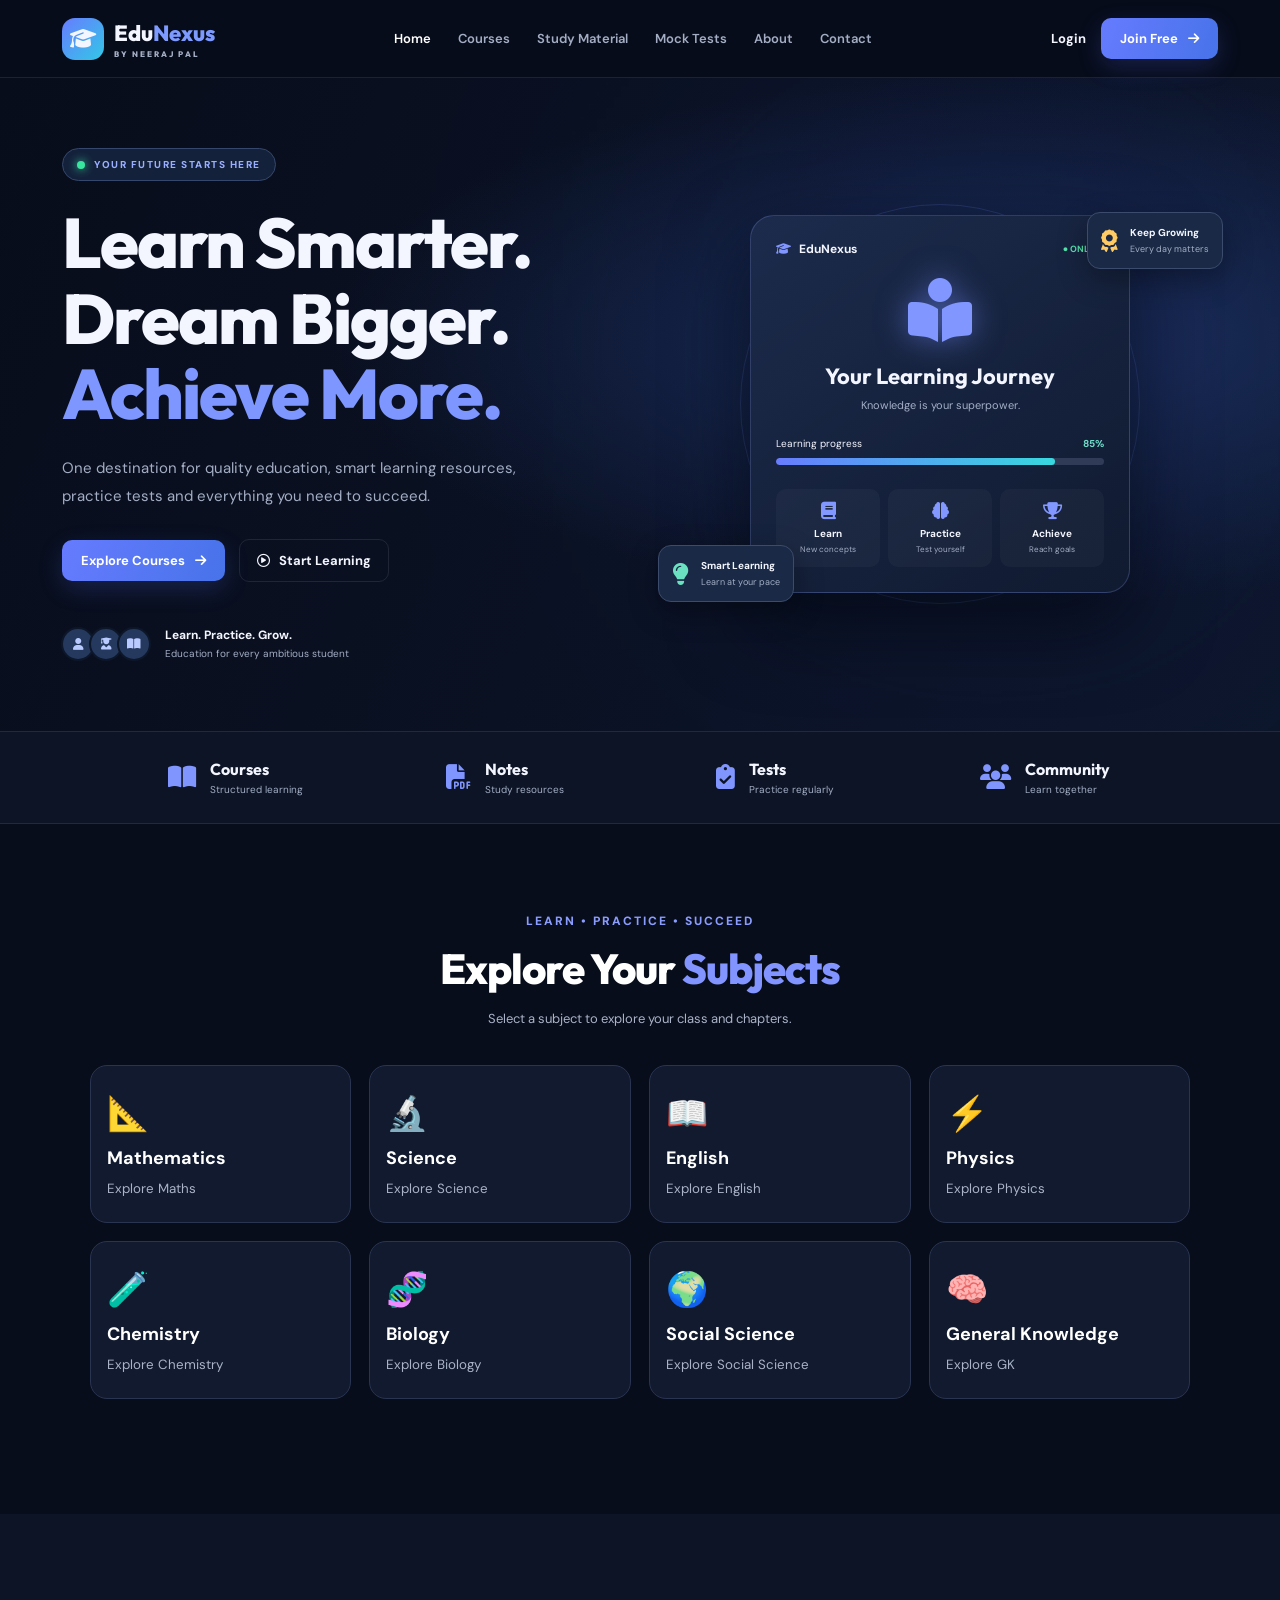
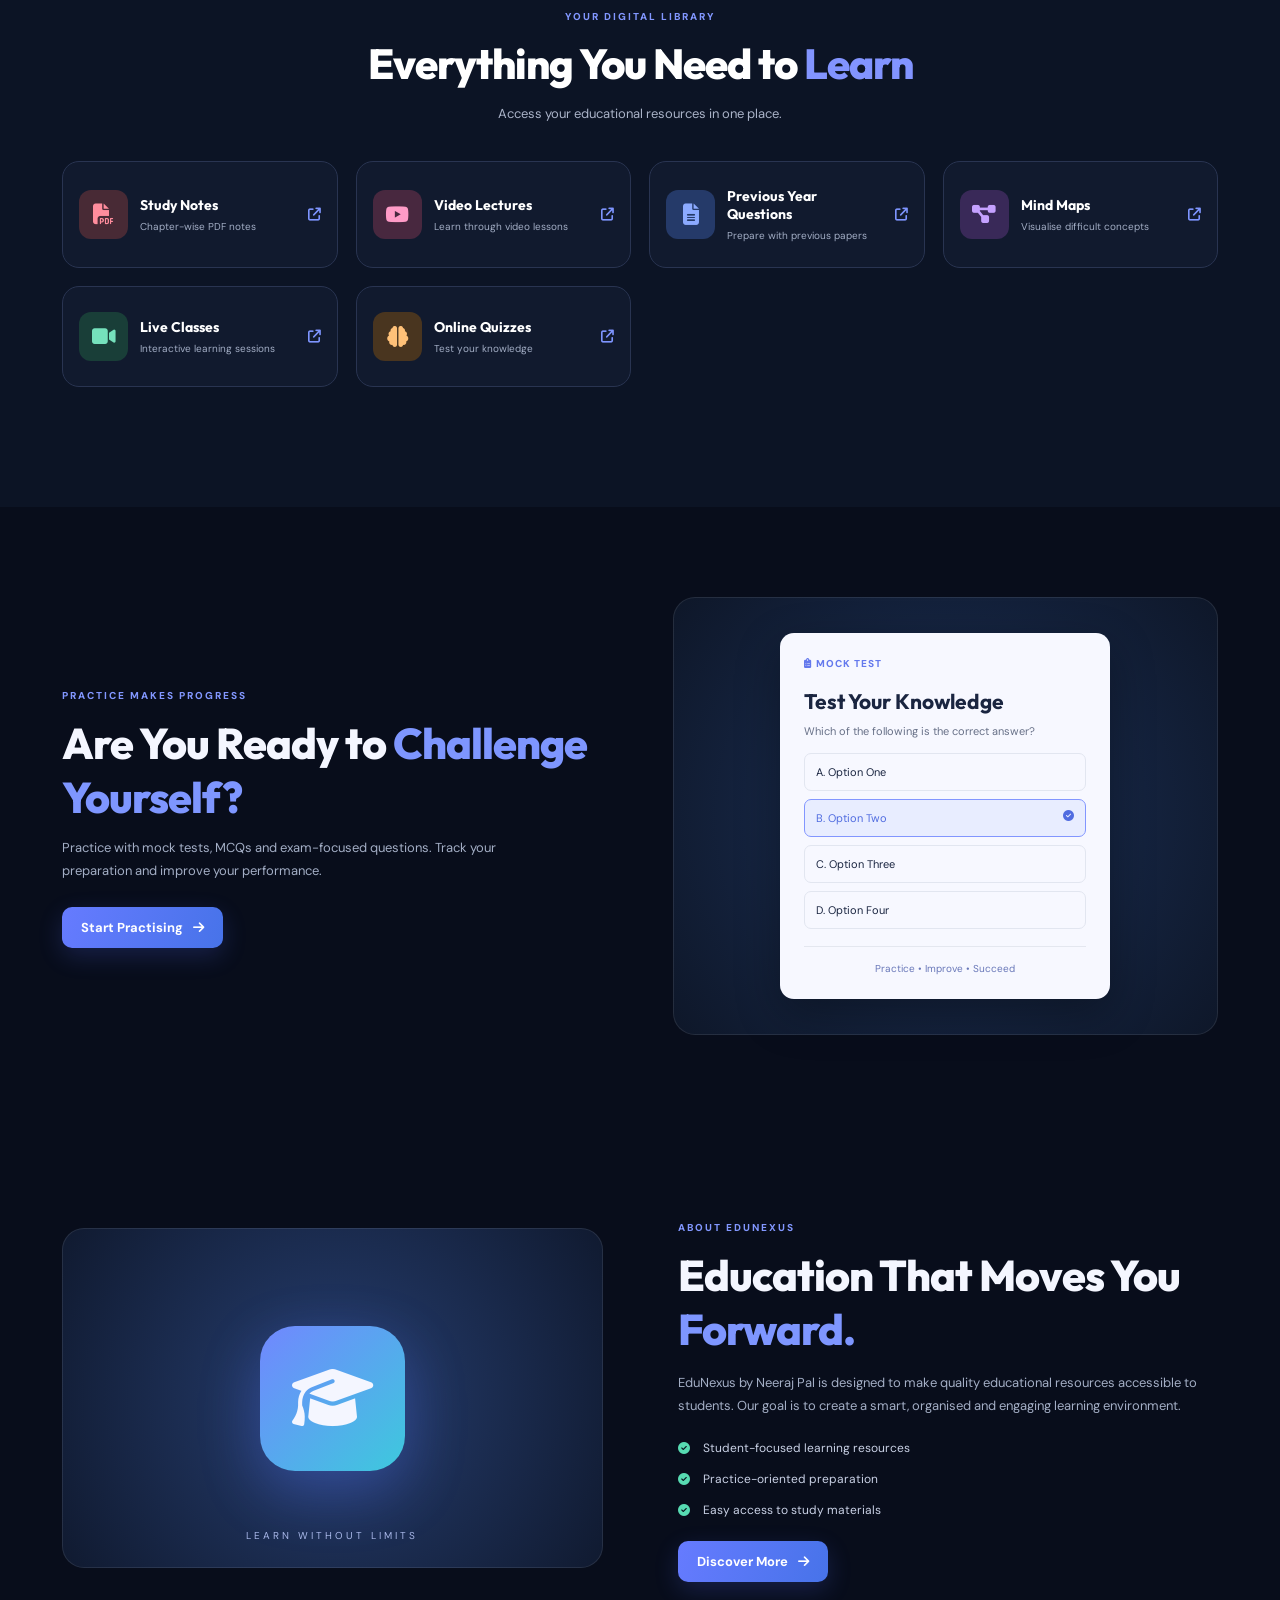
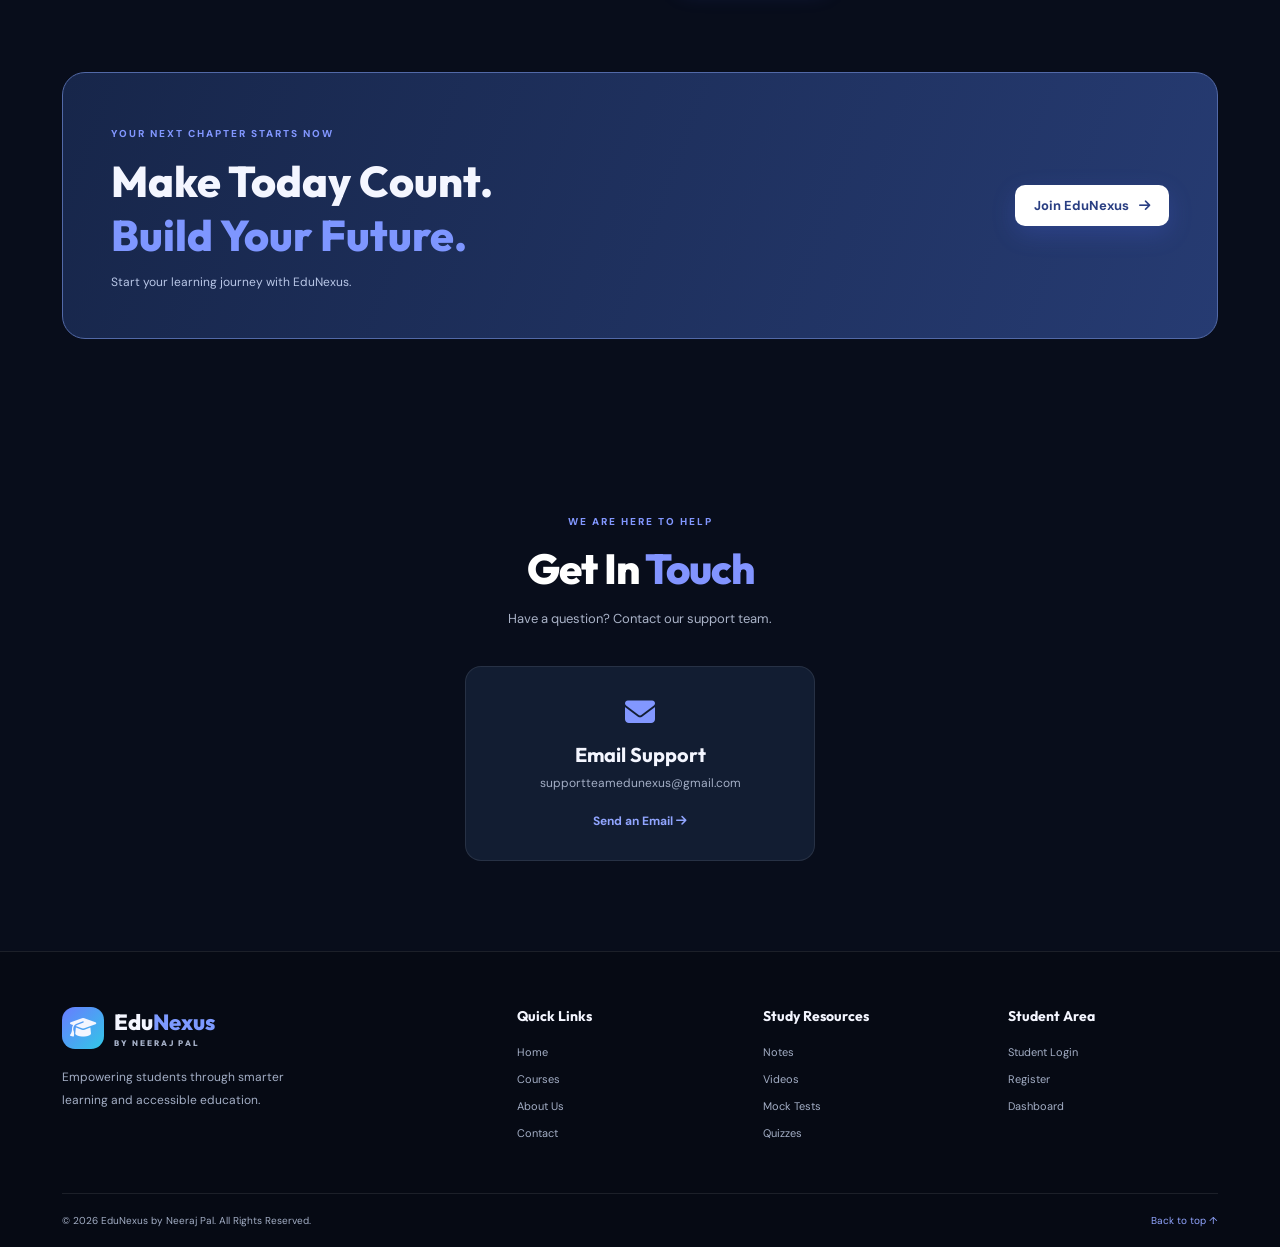
<file: index.html>
<!DOCTYPE html>
<html lang="en">
<head>
  <meta charset="UTF-8">
  <meta name="viewport" content="width=device-width, initial-scale=1.0">
  <meta name="theme-color" content="#080d1b">
  <meta name="description" content="EduNexus by Neeraj Pal - Your smart learning destination.">
  <title>EduNexus | Learn Without Limits</title>
  <link rel="stylesheet" href="style.css">
  <link rel="preconnect" href="https://fonts.googleapis.com">
  <link rel="preconnect" href="https://fonts.gstatic.com" crossorigin>
  <link href="https://fonts.googleapis.com/css2?family=DM+Sans:wght@400;500;600;700;800&family=Outfit:wght@400;500;600;700;800&display=swap" rel="stylesheet">
  <link rel="stylesheet" href="https://cdnjs.cloudflare.com/ajax/libs/font-awesome/6.5.2/css/all.min.css">
</head>
<body>

<header class="header">
  <div class="nav-container">
    <a href="#home" class="logo">
      <span class="logo-icon"><i class="fa-solid fa-graduation-cap"></i></span>
      <span>Edu<span class="accent">Nexus</span>
      <small>BY NEERAJ PAL</small></span>
    </a>

    <button class="menu-toggle" id="menuToggle" aria-label="Open menu">
      <i class="fa-solid fa-bars"></i>
    </button>

    <nav class="nav-links" id="navLinks">
      <a href="#home" class="active">Home</a>
      <a href="#courses">Courses</a>
      <a href="#resources">Study Material</a>
      <a href="#tests">Mock Tests</a>
      <a href="#about">About</a>
      <a href="#contact">Contact</a>
      <div class="mobile-auth">
        <a href="#login" class="login-btn">Student Login</a>
        <a href="#signup" class="signup-btn">Get Started</a>
      </div>
    </nav>

    <div class="desktop-auth">
      <a href="#login" class="login-btn">Login</a>
      <a href="#signup" class="signup-btn">Join Free <i class="fa-solid fa-arrow-right"></i></a>
    </div>
  </div>
</header>

<main>
<section class="hero" id="home">
  <div class="hero-glow"></div>
  <div class="hero-container">
    <div class="hero-content">
      <div class="announcement">
        <span class="live-dot"></span>
        YOUR FUTURE STARTS HERE
      </div>
      <h1>Learn Smarter.<br>Dream Bigger.<br><span>Achieve More.</span></h1>
      <p>One destination for quality education, smart learning resources, practice tests and everything you need to succeed.</p>

      <div class="hero-actions">
        <a href="#courses" class="primary-btn">Explore Courses <i class="fa-solid fa-arrow-right"></i></a>
        <a href="#resources" class="secondary-btn"><i class="fa-regular fa-circle-play"></i> Start Learning</a>
      </div>

      <div class="hero-trust">
        <div class="avatar-stack">
          <span><i class="fa-solid fa-user"></i></span>
          <span><i class="fa-solid fa-user-graduate"></i></span>
          <span><i class="fa-solid fa-book-open"></i></span>
        </div>
        <div><strong>Learn. Practice. Grow.</strong><small>Education for every ambitious student</small></div>
      </div>
    </div>

    <div class="hero-visual">
      <div class="visual-orbit orbit-one"></div>
      <div class="visual-orbit orbit-two"></div>
      <div class="main-illustration">
        <div class="illustration-top">
          <span><i class="fa-solid fa-graduation-cap"></i> EduNexus</span>
          <span class="online-status">● ONLINE</span>
        </div>
        <div class="book-icon"><i class="fa-solid fa-book-open-reader"></i></div>
        <h3>Your Learning Journey</h3>
        <p>Knowledge is your superpower.</p>
        <div class="progress-label"><span>Learning progress</span><b>85%</b></div>
        <div class="progress-track"><span></span></div>
        <div class="visual-stats">
          <div><i class="fa-solid fa-book"></i><b>Learn</b><small>New concepts</small></div>
          <div><i class="fa-solid fa-brain"></i><b>Practice</b><small>Test yourself</small></div>
          <div><i class="fa-solid fa-trophy"></i><b>Achieve</b><small>Reach goals</small></div>
        </div>
      </div>
      <div class="floating-card card-top"><i class="fa-solid fa-award"></i><span><b>Keep Growing</b><small>Every day matters</small></span></div>
      <div class="floating-card card-bottom"><i class="fa-solid fa-lightbulb"></i><span><b>Smart Learning</b><small>Learn at your pace</small></span></div>
    </div>
  </div>
</section>

<section class="stats-section">
  <div class="stats-container">
    <div class="stat"><i class="fa-solid fa-book-open"></i><div><h3>Courses</h3><p>Structured learning</p></div></div>
    <div class="stat"><i class="fa-solid fa-file-pdf"></i><div><h3>Notes</h3><p>Study resources</p></div></div>
    <div class="stat"><i class="fa-solid fa-clipboard-check"></i><div><h3>Tests</h3><p>Practice regularly</p></div></div>
    <div class="stat"><i class="fa-solid fa-users"></i><div><h3>Community</h3><p>Learn together</p></div></div>
  </div>
</section>

<section class="courses-section" id="courses">
  <div class="section-heading">
    <span class="section-tag">LEARN • PRACTICE • SUCCEED</span>
    <h2>Explore Your <span>Subjects</span></h2>
    <p>Select a subject to explore your class and chapters.</p>
  </div>

  <div class="subject-grid" id="subjectGrid">
    <button class="subject-card" data-subject="Mathematics">
      <span class="subject-icon">📐</span>
      <strong>Mathematics</strong>
      <small>Explore Maths</small>
    </button>
    <button class="subject-card" data-subject="Science">
      <span class="subject-icon">🔬</span>
      <strong>Science</strong>
      <small>Explore Science</small>
    </button>
    <button class="subject-card" data-subject="English">
      <span class="subject-icon">📖</span>
      <strong>English</strong>
      <small>Explore English</small>
    </button>
    <button class="subject-card" data-subject="Physics">
      <span class="subject-icon">⚡</span>
      <strong>Physics</strong>
      <small>Explore Physics</small>
    </button>
    <button class="subject-card" data-subject="Chemistry">
      <span class="subject-icon">🧪</span>
      <strong>Chemistry</strong>
      <small>Explore Chemistry</small>
    </button>
    <button class="subject-card" data-subject="Biology">
      <span class="subject-icon">🧬</span>
      <strong>Biology</strong>
      <small>Explore Biology</small>
    </button>
    <button class="subject-card" data-subject="Social Science">
      <span class="subject-icon">🌍</span>
      <strong>Social Science</strong>
      <small>Explore Social Science</small>
    </button>
    <button class="subject-card" data-subject="General Knowledge">
      <span class="subject-icon">🧠</span>
      <strong>General Knowledge</strong>
      <small>Explore GK</small>
    </button>
  </div>

  <div class="learning-view" id="learningView" hidden>
    <button class="back-button" id="backToSubjects">← All Subjects</button>

    <div class="learning-heading">
      <span class="section-tag" id="learningTag">YOUR LEARNING SPACE</span>
      <h2 id="learningTitle">Select Your Class</h2>
      <p id="learningDescription">Choose your class to continue.</p>
    </div>

    <div class="class-grid" id="classGrid" hidden>
      <button class="class-card" data-class="9">Class 9th <span>→</span></button>
      <button class="class-card" data-class="10">Class 10th <span>→</span></button>
      <button class="class-card" data-class="11">Class 11th <span>→</span></button>
      <button class="class-card" data-class="12">Class 12th <span>→</span></button>
    </div>

    <button class="back-button" id="backToClasses" hidden>← Change Class</button>

    <div class="chapter-grid" id="chapterGrid" hidden></div>

    <div class="resource-area" id="resourceArea" hidden>
      <h3 id="resourceTitle">Chapter Study Material</h3>
      <p>Select what you want to study.</p>

      <div class="resource-grid">
        <button class="resource-card" data-resource="Notes">
          <span>📚</span><strong>Notes</strong>
        </button>
        <button class="resource-card" data-resource="Video Lectures">
          <span>🎥</span><strong>Video Lectures</strong>
        </button>
        <button class="resource-card" data-resource="MCQ Quizzes">
          <span>📝</span><strong>MCQ Quizzes</strong>
        </button>
        <button class="resource-card" data-resource="Previous Year Questions">
          <span>📄</span><strong>PYQ</strong>
        </button>
        <button class="resource-card" data-resource="Mock Tests">
          <span>🎯</span><strong>Mock Tests</strong>
        </button>
        <button class="resource-card" data-resource="Mind Maps">
          <span>🧠</span><strong>Mind Maps</strong>
        </button>
      </div>
      <p class="resource-message" id="resourceMessage" aria-live="polite"></p>
    </div>
  </div>
</section>

<section class="resources-section section" id="resources">
  <div class="section-heading">
    <span class="eyebrow">YOUR DIGITAL LIBRARY</span>
    <h2>Everything You Need to <span>Learn</span></h2>
    <p>Access your educational resources in one place.</p>
  </div>
  <div class="resource-grid">
    <a href="#notes" class="resource-card"><div class="resource-icon red"><i class="fa-solid fa-file-pdf"></i></div><div><h3>Study Notes</h3><p>Chapter-wise PDF notes</p></div><i class="fa-solid fa-arrow-up-right-from-square resource-arrow"></i></a>
    <a href="#videos" class="resource-card"><div class="resource-icon pink"><i class="fa-brands fa-youtube"></i></div><div><h3>Video Lectures</h3><p>Learn through video lessons</p></div><i class="fa-solid fa-arrow-up-right-from-square resource-arrow"></i></a>
    <a href="#pyq" class="resource-card"><div class="resource-icon blue"><i class="fa-solid fa-file-lines"></i></div><div><h3>Previous Year Questions</h3><p>Prepare with previous papers</p></div><i class="fa-solid fa-arrow-up-right-from-square resource-arrow"></i></a>
    <a href="#mindmaps" class="resource-card"><div class="resource-icon purple"><i class="fa-solid fa-diagram-project"></i></div><div><h3>Mind Maps</h3><p>Visualise difficult concepts</p></div><i class="fa-solid fa-arrow-up-right-from-square resource-arrow"></i></a>
    <a href="#live" class="resource-card"><div class="resource-icon green"><i class="fa-solid fa-video"></i></div><div><h3>Live Classes</h3><p>Interactive learning sessions</p></div><i class="fa-solid fa-arrow-up-right-from-square resource-arrow"></i></a>
    <a href="#quizzes" class="resource-card"><div class="resource-icon orange"><i class="fa-solid fa-brain"></i></div><div><h3>Online Quizzes</h3><p>Test your knowledge</p></div><i class="fa-solid fa-arrow-up-right-from-square resource-arrow"></i></a>
  </div>
</section>

<section class="test-section section" id="tests">
  <div class="test-content">
    <span class="eyebrow">PRACTICE MAKES PROGRESS</span>
    <h2>Are You Ready to <span>Challenge Yourself?</span></h2>
    <p>Practice with mock tests, MCQs and exam-focused questions. Track your preparation and improve your performance.</p>
    <a href="#quizzes" class="primary-btn">Start Practising <i class="fa-solid fa-arrow-right"></i></a>
  </div>
  <div class="test-visual">
    <div class="test-paper">
      <div class="paper-heading"><i class="fa-solid fa-clipboard-list"></i> MOCK TEST</div>
      <h3>Test Your Knowledge</h3>
      <p>Which of the following is the correct answer?</p>
      <div class="answer-option">A. Option One</div>
      <div class="answer-option selected">B. Option Two <i class="fa-solid fa-circle-check"></i></div>
      <div class="answer-option">C. Option Three</div>
      <div class="answer-option">D. Option Four</div>
      <div class="paper-footer">Practice • Improve • Succeed</div>
    </div>
  </div>
</section>

<section class="about-section section" id="about">
  <div class="about-visual"><div class="about-icon"><i class="fa-solid fa-graduation-cap"></i></div><span class="about-label">LEARN WITHOUT LIMITS</span></div>
  <div class="about-content">
    <span class="eyebrow">ABOUT EDUNEXUS</span>
    <h2>Education That Moves You <span>Forward.</span></h2>
    <p>EduNexus by Neeraj Pal is designed to make quality educational resources accessible to students. Our goal is to create a smart, organised and engaging learning environment.</p>
    <ul>
      <li><i class="fa-solid fa-circle-check"></i> Student-focused learning resources</li>
      <li><i class="fa-solid fa-circle-check"></i> Practice-oriented preparation</li>
      <li><i class="fa-solid fa-circle-check"></i> Easy access to study materials</li>
    </ul>
    <a href="#courses" class="primary-btn">Discover More <i class="fa-solid fa-arrow-right"></i></a>
  </div>
</section>

<section class="cta-section">
  <div>
    <span class="eyebrow">YOUR NEXT CHAPTER STARTS NOW</span>
    <h2>Make Today Count.<br><span>Build Your Future.</span></h2>
    <p>Start your learning journey with EduNexus.</p>
  </div>
  <a href="#signup" class="primary-btn">Join EduNexus <i class="fa-solid fa-arrow-right"></i></a>
</section>

<section class="contact-section section" id="contact">
  <div class="section-heading">
    <span class="eyebrow">WE ARE HERE TO HELP</span>
    <h2>Get In <span>Touch</span></h2>
    <p>Have a question? Contact our support team.</p>
  </div>
  <div class="contact-card">
    <i class="fa-solid fa-envelope"></i>
    <h3>Email Support</h3>
    <p>supportteamedunexus@gmail.com</p>
    <a href="mailto:supportteamedunexus@gmail.com">Send an Email <i class="fa-solid fa-arrow-right"></i></a>
  </div>
</section>
</main>

<footer class="footer">
  <div class="footer-main">
    <div class="footer-brand">
      <a href="#home" class="logo"><span class="logo-icon"><i class="fa-solid fa-graduation-cap"></i></span><span>Edu<span class="accent">Nexus</span><small>BY NEERAJ PAL</small></span></a>
      <p>Empowering students through smarter learning and accessible education.</p>
    </div>
    <div><h4>Quick Links</h4><a href="#home">Home</a><a href="#courses">Courses</a><a href="#about">About Us</a><a href="#contact">Contact</a></div>
    <div><h4>Study Resources</h4><a href="#resources">Notes</a><a href="#resources">Videos</a><a href="#tests">Mock Tests</a><a href="#resources">Quizzes</a></div>
    <div><h4>Student Area</h4><a href="#login">Student Login</a><a href="#signup">Register</a><a href="#resources">Dashboard</a></div>
  </div>
  <div class="footer-bottom">
    <p>© <span id="year"></span> EduNexus by Neeraj Pal. All Rights Reserved.</p>
    <a href="#home">Back to top ↑</a>
  </div>
</footer>

<div class="toast" id="toast"></div>
<script src="script.js"></script>
</body>
</html>
</file>
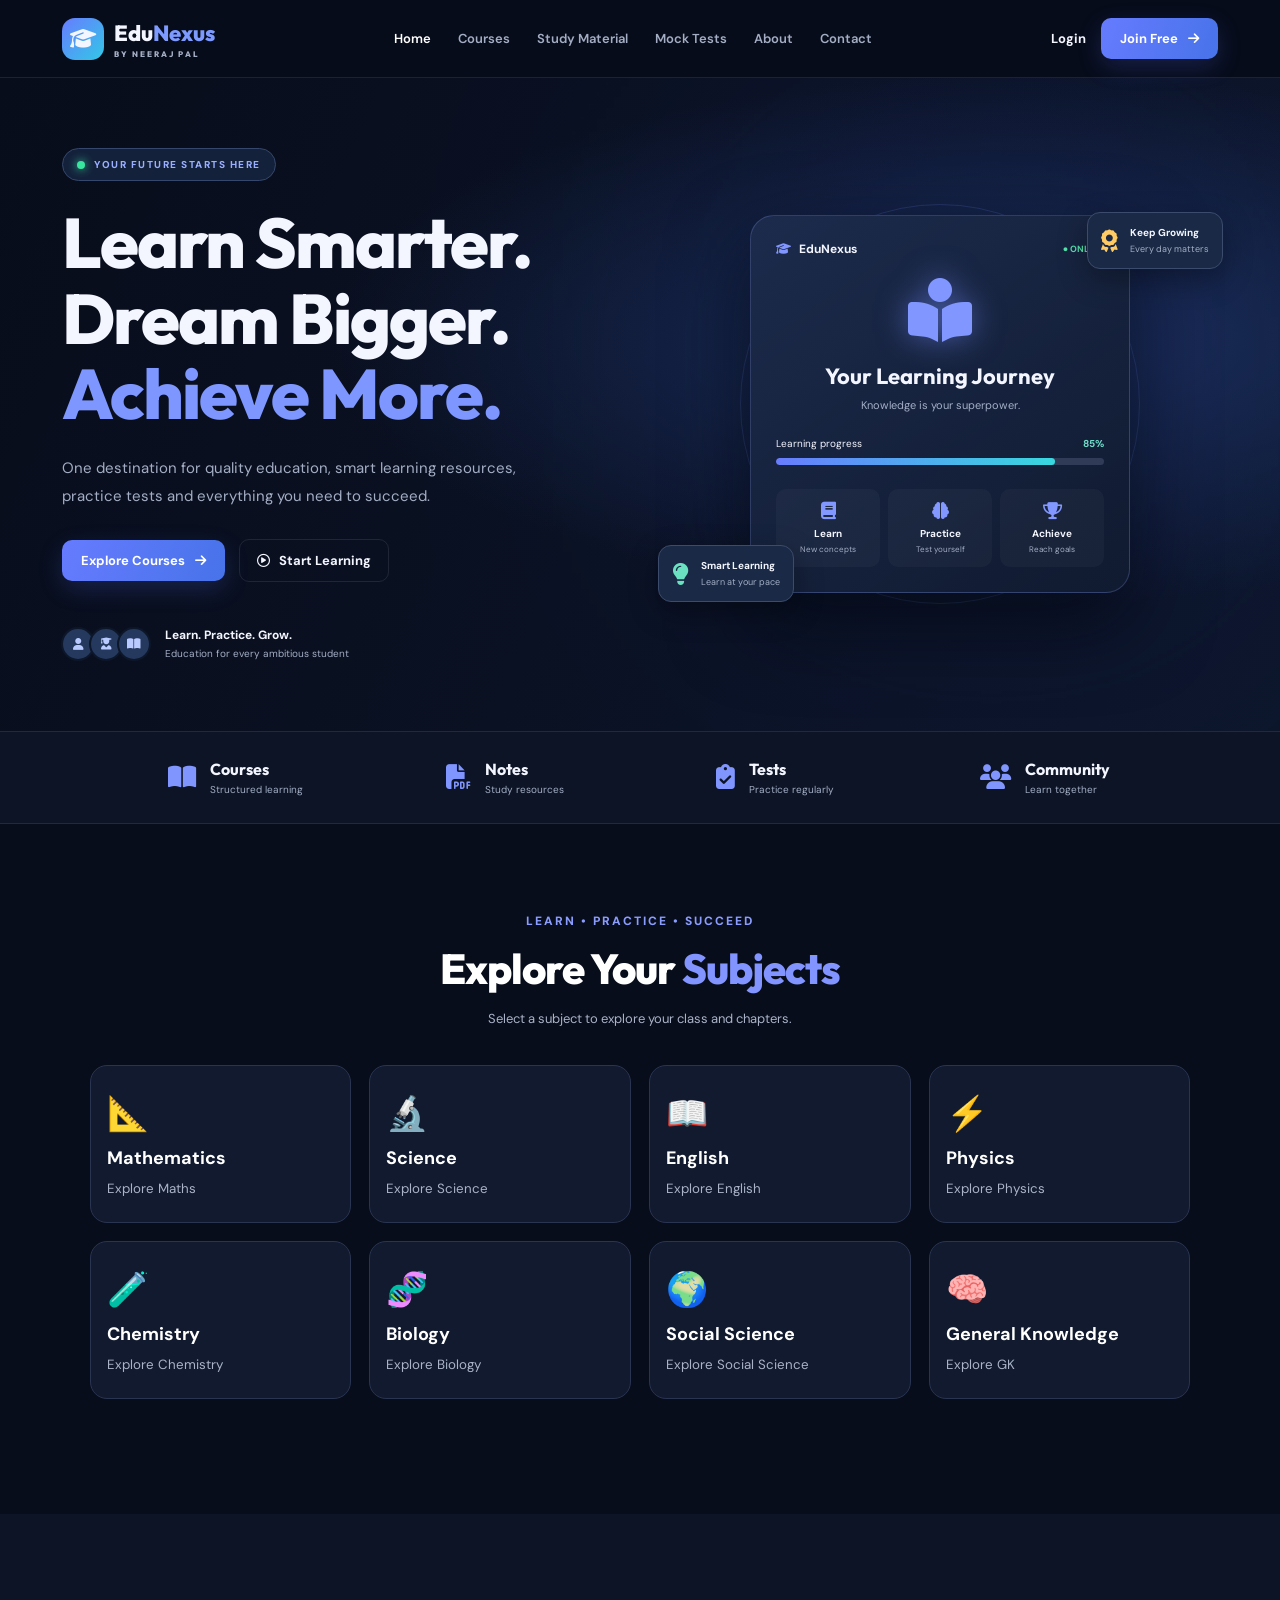
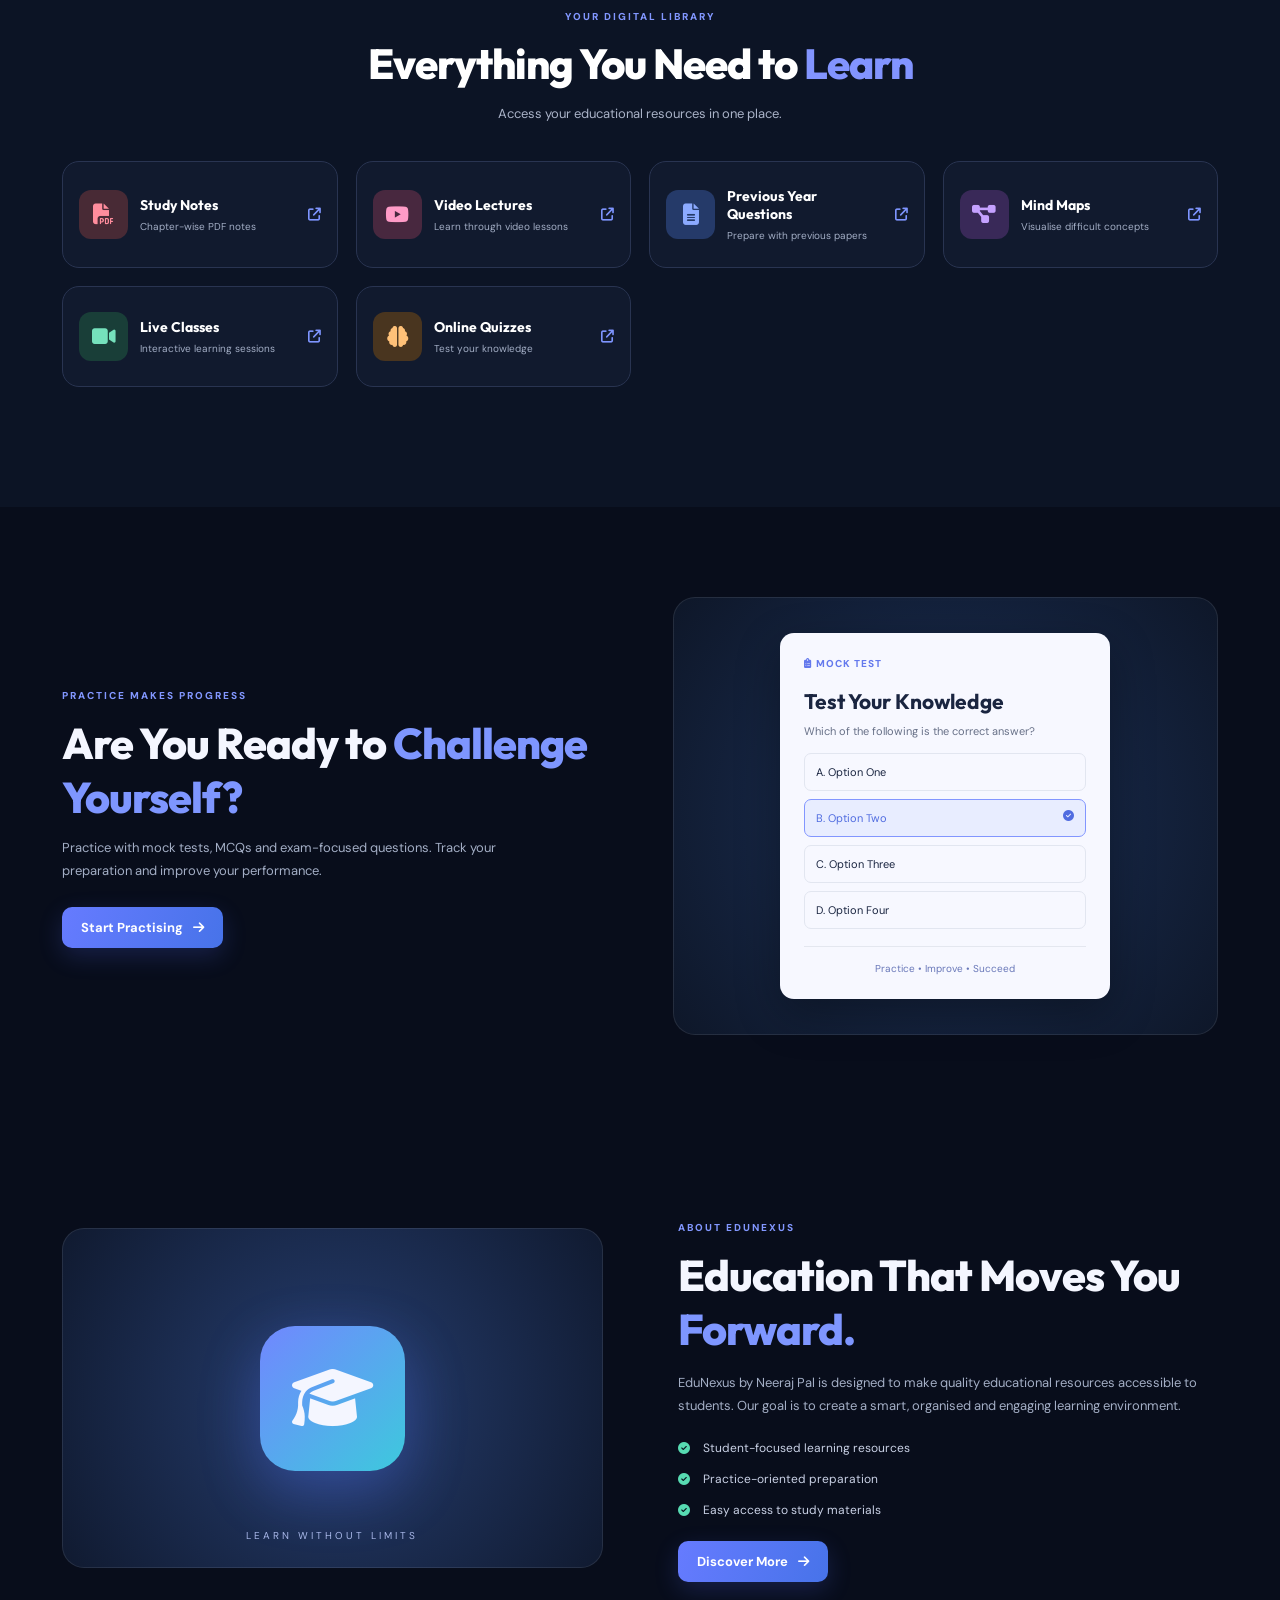
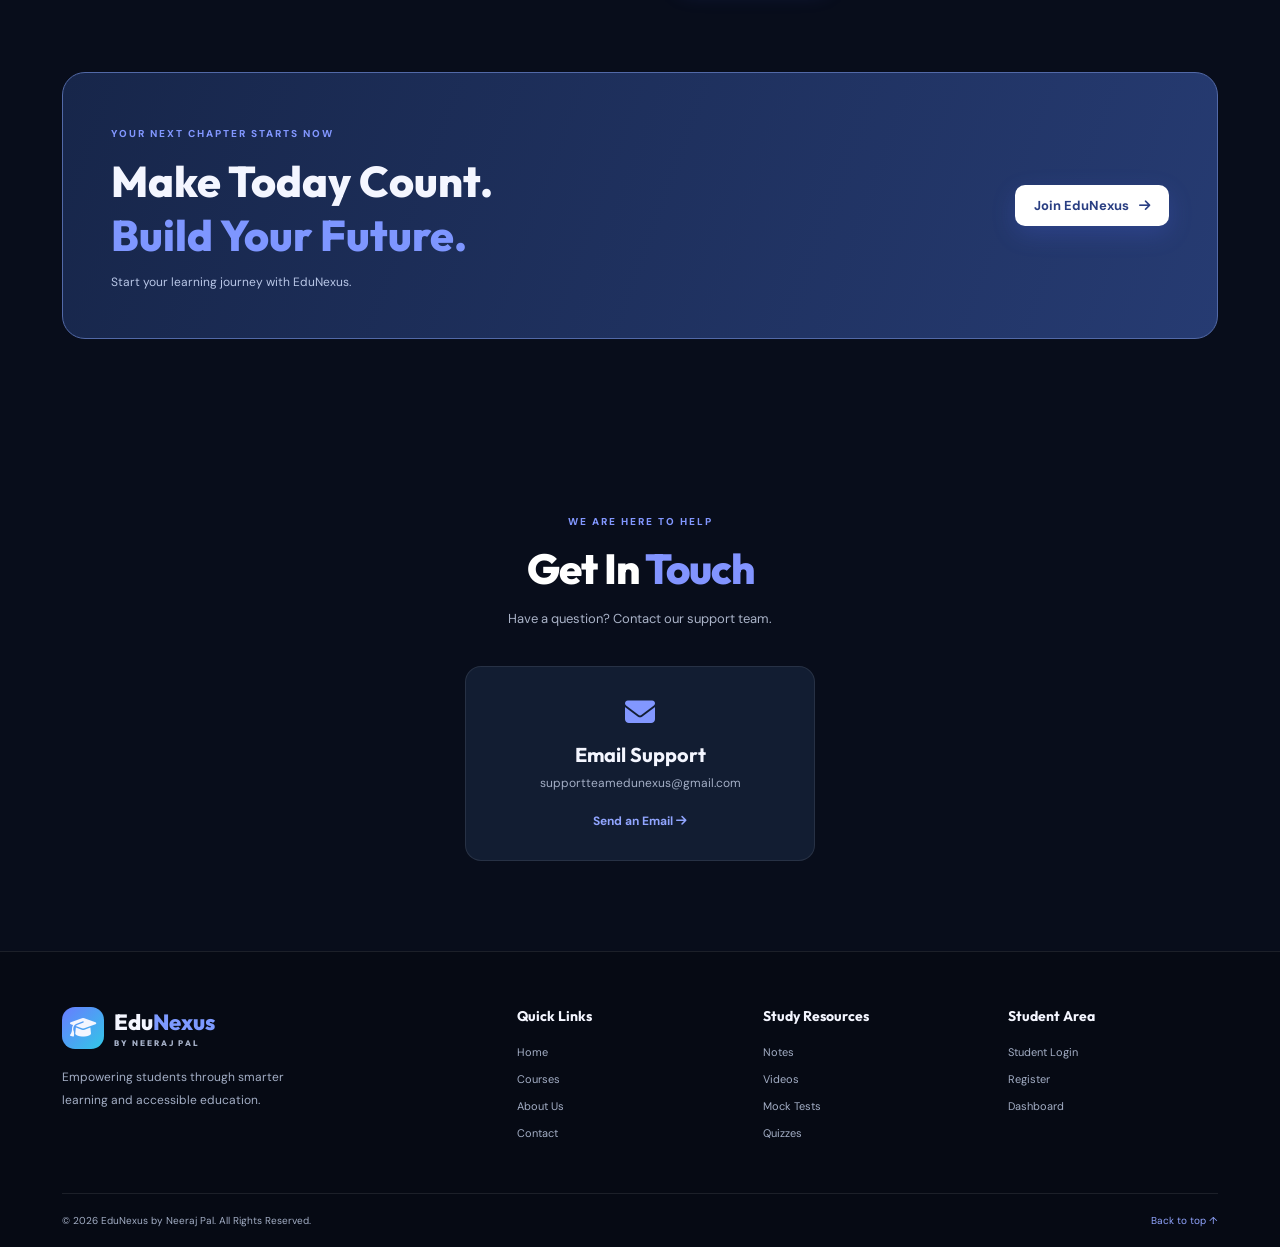
<file: backup-before-advanced-mindmap/index.html>
<!DOCTYPE html>
<html lang="en">
<head>
  <meta charset="UTF-8">
  <meta name="viewport" content="width=device-width, initial-scale=1.0">
  <meta name="theme-color" content="#080d1b">
  <meta name="description" content="EduNexus by Neeraj Pal - Your smart learning destination.">
  <title>EduNexus | Learn Without Limits</title>
  <link rel="stylesheet" href="style.css">
  <link rel="preconnect" href="https://fonts.googleapis.com">
  <link rel="preconnect" href="https://fonts.gstatic.com" crossorigin>
  <link href="https://fonts.googleapis.com/css2?family=DM+Sans:wght@400;500;600;700;800&family=Outfit:wght@400;500;600;700;800&display=swap" rel="stylesheet">
  <link rel="stylesheet" href="https://cdnjs.cloudflare.com/ajax/libs/font-awesome/6.5.2/css/all.min.css">
</head>
<body>

<header class="header">
  <div class="nav-container">
    <a href="#home" class="logo">
      <span class="logo-icon"><i class="fa-solid fa-graduation-cap"></i></span>
      <span>Edu<span class="accent">Nexus</span>
      <small>BY NEERAJ PAL</small></span>
    </a>

    <button class="menu-toggle" id="menuToggle" aria-label="Open menu">
      <i class="fa-solid fa-bars"></i>
    </button>

    <nav class="nav-links" id="navLinks">
      <a href="#home" class="active">Home</a>
      <a href="#courses">Courses</a>
      <a href="#resources">Study Material</a>
      <a href="#tests">Mock Tests</a>
      <a href="#about">About</a>
      <a href="#contact">Contact</a>
      <div class="mobile-auth">
        <a href="#login" class="login-btn">Student Login</a>
        <a href="#signup" class="signup-btn">Get Started</a>
      </div>
    </nav>

    <div class="desktop-auth">
      <a href="#login" class="login-btn">Login</a>
      <a href="#signup" class="signup-btn">Join Free <i class="fa-solid fa-arrow-right"></i></a>
    </div>
  </div>
</header>

<main>
<section class="hero" id="home">
  <div class="hero-glow"></div>
  <div class="hero-container">
    <div class="hero-content">
      <div class="announcement">
        <span class="live-dot"></span>
        YOUR FUTURE STARTS HERE
      </div>
      <h1>Learn Smarter.<br>Dream Bigger.<br><span>Achieve More.</span></h1>
      <p>One destination for quality education, smart learning resources, practice tests and everything you need to succeed.</p>

      <div class="hero-actions">
        <a href="#courses" class="primary-btn">Explore Courses <i class="fa-solid fa-arrow-right"></i></a>
        <a href="#resources" class="secondary-btn"><i class="fa-regular fa-circle-play"></i> Start Learning</a>
      </div>

      <div class="hero-trust">
        <div class="avatar-stack">
          <span><i class="fa-solid fa-user"></i></span>
          <span><i class="fa-solid fa-user-graduate"></i></span>
          <span><i class="fa-solid fa-book-open"></i></span>
        </div>
        <div><strong>Learn. Practice. Grow.</strong><small>Education for every ambitious student</small></div>
      </div>
    </div>

    <div class="hero-visual">
      <div class="visual-orbit orbit-one"></div>
      <div class="visual-orbit orbit-two"></div>
      <div class="main-illustration">
        <div class="illustration-top">
          <span><i class="fa-solid fa-graduation-cap"></i> EduNexus</span>
          <span class="online-status">● ONLINE</span>
        </div>
        <div class="book-icon"><i class="fa-solid fa-book-open-reader"></i></div>
        <h3>Your Learning Journey</h3>
        <p>Knowledge is your superpower.</p>
        <div class="progress-label"><span>Learning progress</span><b>85%</b></div>
        <div class="progress-track"><span></span></div>
        <div class="visual-stats">
          <div><i class="fa-solid fa-book"></i><b>Learn</b><small>New concepts</small></div>
          <div><i class="fa-solid fa-brain"></i><b>Practice</b><small>Test yourself</small></div>
          <div><i class="fa-solid fa-trophy"></i><b>Achieve</b><small>Reach goals</small></div>
        </div>
      </div>
      <div class="floating-card card-top"><i class="fa-solid fa-award"></i><span><b>Keep Growing</b><small>Every day matters</small></span></div>
      <div class="floating-card card-bottom"><i class="fa-solid fa-lightbulb"></i><span><b>Smart Learning</b><small>Learn at your pace</small></span></div>
    </div>
  </div>
</section>

<section class="stats-section">
  <div class="stats-container">
    <div class="stat"><i class="fa-solid fa-book-open"></i><div><h3>Courses</h3><p>Structured learning</p></div></div>
    <div class="stat"><i class="fa-solid fa-file-pdf"></i><div><h3>Notes</h3><p>Study resources</p></div></div>
    <div class="stat"><i class="fa-solid fa-clipboard-check"></i><div><h3>Tests</h3><p>Practice regularly</p></div></div>
    <div class="stat"><i class="fa-solid fa-users"></i><div><h3>Community</h3><p>Learn together</p></div></div>
  </div>
</section>

<section class="courses-section" id="courses">
  <div class="section-heading">
    <span class="section-tag">LEARN • PRACTICE • SUCCEED</span>
    <h2>Explore Your <span>Subjects</span></h2>
    <p>Select a subject to explore your class and chapters.</p>
  </div>

  <div class="subject-grid" id="subjectGrid">
    <button class="subject-card" data-subject="Mathematics">
      <span class="subject-icon">📐</span>
      <strong>Mathematics</strong>
      <small>Explore Maths</small>
    </button>
    <button class="subject-card" data-subject="Science">
      <span class="subject-icon">🔬</span>
      <strong>Science</strong>
      <small>Explore Science</small>
    </button>
    <button class="subject-card" data-subject="English">
      <span class="subject-icon">📖</span>
      <strong>English</strong>
      <small>Explore English</small>
    </button>
    <button class="subject-card" data-subject="Physics">
      <span class="subject-icon">⚡</span>
      <strong>Physics</strong>
      <small>Explore Physics</small>
    </button>
    <button class="subject-card" data-subject="Chemistry">
      <span class="subject-icon">🧪</span>
      <strong>Chemistry</strong>
      <small>Explore Chemistry</small>
    </button>
    <button class="subject-card" data-subject="Biology">
      <span class="subject-icon">🧬</span>
      <strong>Biology</strong>
      <small>Explore Biology</small>
    </button>
    <button class="subject-card" data-subject="Social Science">
      <span class="subject-icon">🌍</span>
      <strong>Social Science</strong>
      <small>Explore Social Science</small>
    </button>
    <button class="subject-card" data-subject="General Knowledge">
      <span class="subject-icon">🧠</span>
      <strong>General Knowledge</strong>
      <small>Explore GK</small>
    </button>
  </div>

  <div class="learning-view" id="learningView" hidden>
    <button class="back-button" id="backToSubjects">← All Subjects</button>

    <div class="learning-heading">
      <span class="section-tag" id="learningTag">YOUR LEARNING SPACE</span>
      <h2 id="learningTitle">Select Your Class</h2>
      <p id="learningDescription">Choose your class to continue.</p>
    </div>

    <div class="class-grid" id="classGrid" hidden>
      <button class="class-card" data-class="9">Class 9th <span>→</span></button>
      <button class="class-card" data-class="10">Class 10th <span>→</span></button>
      <button class="class-card" data-class="11">Class 11th <span>→</span></button>
      <button class="class-card" data-class="12">Class 12th <span>→</span></button>
    </div>

    <button class="back-button" id="backToClasses" hidden>← Change Class</button>

    <div class="chapter-grid" id="chapterGrid" hidden></div>

    <div class="resource-area" id="resourceArea" hidden>
      <h3 id="resourceTitle">Chapter Study Material</h3>
      <p>Select what you want to study.</p>

      <div class="resource-grid">
        <button class="resource-card" data-resource="Notes">
          <span>📚</span><strong>Notes</strong>
        </button>
        <button class="resource-card" data-resource="Video Lectures">
          <span>🎥</span><strong>Video Lectures</strong>
        </button>
        <button class="resource-card" data-resource="MCQ Quizzes">
          <span>📝</span><strong>MCQ Quizzes</strong>
        </button>
        <button class="resource-card" data-resource="Previous Year Questions">
          <span>📄</span><strong>PYQ</strong>
        </button>
        <button class="resource-card" data-resource="Mock Tests">
          <span>🎯</span><strong>Mock Tests</strong>
        </button>
        <button class="resource-card" data-resource="Mind Maps">
          <span>🧠</span><strong>Mind Maps</strong>
        </button>
      </div>
      <p class="resource-message" id="resourceMessage" aria-live="polite"></p>

      <div class="mindmap-selector" id="mindMapSelector" hidden>
        <div class="mindmap-step" id="mindMapBoardStep">
          <span class="mindmap-step-label">STEP 1</span>
          <h4>Select Your Board</h4>
          <p>Choose the board you are studying under.</p>
          <div class="mindmap-option-grid" id="mindMapBoardOptions">
            <button type="button" class="mindmap-option" data-board="CBSE">CBSE <span>→</span></button>
            <button type="button" class="mindmap-option" data-board="UP Board">UP Board <span>→</span></button>
            <button type="button" class="mindmap-option" data-board="ICSE">ICSE <span>→</span></button>
            <button type="button" class="mindmap-option" data-board="Other Board">Other Board <span>→</span></button>
          </div>
        </div>

        <div class="mindmap-step" id="mindMapClassStep" hidden>
          <span class="mindmap-step-label">STEP 2</span>
          <h4 id="mindMapClassHeading">Select Your Class</h4>
          <p id="mindMapBoardSelected"></p>
          <div class="mindmap-option-grid mindmap-class-grid" id="mindMapClassOptions">
            <button type="button" class="mindmap-option" data-mindmap-class="6">Class 6</button>
            <button type="button" class="mindmap-option" data-mindmap-class="7">Class 7</button>
            <button type="button" class="mindmap-option" data-mindmap-class="8">Class 8</button>
            <button type="button" class="mindmap-option" data-mindmap-class="9">Class 9</button>
            <button type="button" class="mindmap-option" data-mindmap-class="10">Class 10</button>
            <button type="button" class="mindmap-option" data-mindmap-class="11">Class 11</button>
            <button type="button" class="mindmap-option" data-mindmap-class="12">Class 12</button>
          </div>
          <button type="button" class="mindmap-back" id="mindMapChangeBoard">← Change Board</button>
        </div>

        <p class="mindmap-selection-message" id="mindMapSelectionMessage" aria-live="polite"></p>
      </div>
    </div>
  </div>
</section>

<section class="resources-section section" id="resources">
  <div class="section-heading">
    <span class="eyebrow">YOUR DIGITAL LIBRARY</span>
    <h2>Everything You Need to <span>Learn</span></h2>
    <p>Access your educational resources in one place.</p>
  </div>
  <div class="resource-grid">
    <a href="#notes" class="resource-card"><div class="resource-icon red"><i class="fa-solid fa-file-pdf"></i></div><div><h3>Study Notes</h3><p>Chapter-wise PDF notes</p></div><i class="fa-solid fa-arrow-up-right-from-square resource-arrow"></i></a>
    <a href="#videos" class="resource-card"><div class="resource-icon pink"><i class="fa-brands fa-youtube"></i></div><div><h3>Video Lectures</h3><p>Learn through video lessons</p></div><i class="fa-solid fa-arrow-up-right-from-square resource-arrow"></i></a>
    <a href="#pyq" class="resource-card"><div class="resource-icon blue"><i class="fa-solid fa-file-lines"></i></div><div><h3>Previous Year Questions</h3><p>Prepare with previous papers</p></div><i class="fa-solid fa-arrow-up-right-from-square resource-arrow"></i></a>
    <a href="#mindmaps" class="resource-card"><div class="resource-icon purple"><i class="fa-solid fa-diagram-project"></i></div><div><h3>Mind Maps</h3><p>Visualise difficult concepts</p></div><i class="fa-solid fa-arrow-up-right-from-square resource-arrow"></i></a>
    <a href="#live" class="resource-card"><div class="resource-icon green"><i class="fa-solid fa-video"></i></div><div><h3>Live Classes</h3><p>Interactive learning sessions</p></div><i class="fa-solid fa-arrow-up-right-from-square resource-arrow"></i></a>
    <a href="#quizzes" class="resource-card"><div class="resource-icon orange"><i class="fa-solid fa-brain"></i></div><div><h3>Online Quizzes</h3><p>Test your knowledge</p></div><i class="fa-solid fa-arrow-up-right-from-square resource-arrow"></i></a>
  </div>

  <div class="study-material-selector" id="studyMaterialSelector" hidden>
    <div class="study-selector-heading">
      <span class="eyebrow">PERSONALISED STUDY MATERIAL</span>
      <h3 id="studyMaterialTitle">Select Your Board</h3>
      <p id="studyMaterialDescription">Choose your education board to continue.</p>
    </div>

    <div class="study-selector-step" id="studyBoardStep">
      <div class="study-board-grid">
        <button type="button" class="study-choice" data-study-board="CBSE">CBSE <span>→</span></button>
        <button type="button" class="study-choice" data-study-board="UP Board">UP Board <span>→</span></button>
        <button type="button" class="study-choice" data-study-board="ICSE">ICSE <span>→</span></button>
        <button type="button" class="study-choice" data-study-board="Other Board">Other Board <span>→</span></button>
      </div>
    </div>

    <div class="study-selector-step" id="studyClassStep" hidden>
      <div class="study-class-grid">
        <button type="button" class="study-choice" data-study-class="6">Class 6</button>
        <button type="button" class="study-choice" data-study-class="7">Class 7</button>
        <button type="button" class="study-choice" data-study-class="8">Class 8</button>
        <button type="button" class="study-choice" data-study-class="9">Class 9</button>
        <button type="button" class="study-choice" data-study-class="10">Class 10</button>
        <button type="button" class="study-choice" data-study-class="11">Class 11</button>
        <button type="button" class="study-choice" data-study-class="12">Class 12</button>
      </div>
      <button type="button" class="study-change-board" id="studyChangeBoard">← Change Board</button>
    </div>

    <div class="study-material-result" id="studyMaterialResult" aria-live="polite"></div>
  </div>
</section>

<section class="test-section section" id="tests">
  <div class="test-content">
    <span class="eyebrow">PRACTICE MAKES PROGRESS</span>
    <h2>Are You Ready to <span>Challenge Yourself?</span></h2>
    <p>Practice with mock tests, MCQs and exam-focused questions. Track your preparation and improve your performance.</p>
    <a href="#quizzes" class="primary-btn">Start Practising <i class="fa-solid fa-arrow-right"></i></a>
  </div>
  <div class="test-visual">
    <div class="test-paper">
      <div class="paper-heading"><i class="fa-solid fa-clipboard-list"></i> MOCK TEST</div>
      <h3>Test Your Knowledge</h3>
      <p>Which of the following is the correct answer?</p>
      <div class="answer-option">A. Option One</div>
      <div class="answer-option selected">B. Option Two <i class="fa-solid fa-circle-check"></i></div>
      <div class="answer-option">C. Option Three</div>
      <div class="answer-option">D. Option Four</div>
      <div class="paper-footer">Practice • Improve • Succeed</div>
    </div>
  </div>
</section>

<section class="about-section section" id="about">
  <div class="about-visual"><div class="about-icon"><i class="fa-solid fa-graduation-cap"></i></div><span class="about-label">LEARN WITHOUT LIMITS</span></div>
  <div class="about-content">
    <span class="eyebrow">ABOUT EDUNEXUS</span>
    <h2>Education That Moves You <span>Forward.</span></h2>
    <p>EduNexus by Neeraj Pal is designed to make quality educational resources accessible to students. Our goal is to create a smart, organised and engaging learning environment.</p>
    <ul>
      <li><i class="fa-solid fa-circle-check"></i> Student-focused learning resources</li>
      <li><i class="fa-solid fa-circle-check"></i> Practice-oriented preparation</li>
      <li><i class="fa-solid fa-circle-check"></i> Easy access to study materials</li>
    </ul>
    <a href="#courses" class="primary-btn">Discover More <i class="fa-solid fa-arrow-right"></i></a>
  </div>
</section>

<section class="cta-section">
  <div>
    <span class="eyebrow">YOUR NEXT CHAPTER STARTS NOW</span>
    <h2>Make Today Count.<br><span>Build Your Future.</span></h2>
    <p>Start your learning journey with EduNexus.</p>
  </div>
  <a href="#signup" class="primary-btn">Join EduNexus <i class="fa-solid fa-arrow-right"></i></a>
</section>

<section class="contact-section section" id="contact">
  <div class="section-heading">
    <span class="eyebrow">WE ARE HERE TO HELP</span>
    <h2>Get In <span>Touch</span></h2>
    <p>Have a question? Contact our support team.</p>
  </div>
  <div class="contact-card">
    <i class="fa-solid fa-envelope"></i>
    <h3>Email Support</h3>
    <p>supportteamedunexus@gmail.com</p>
    <a href="mailto:supportteamedunexus@gmail.com">Send an Email <i class="fa-solid fa-arrow-right"></i></a>
  </div>
</section>
</main>

<footer class="footer">
  <div class="footer-main">
    <div class="footer-brand">
      <a href="#home" class="logo"><span class="logo-icon"><i class="fa-solid fa-graduation-cap"></i></span><span>Edu<span class="accent">Nexus</span><small>BY NEERAJ PAL</small></span></a>
      <p>Empowering students through smarter learning and accessible education.</p>
    </div>
    <div><h4>Quick Links</h4><a href="#home">Home</a><a href="#courses">Courses</a><a href="#about">About Us</a><a href="#contact">Contact</a></div>
    <div><h4>Study Resources</h4><a href="#resources">Notes</a><a href="#resources">Videos</a><a href="#tests">Mock Tests</a><a href="#resources">Quizzes</a></div>
    <div><h4>Student Area</h4><a href="#login">Student Login</a><a href="#signup">Register</a><a href="#resources">Dashboard</a></div>
  </div>
  <div class="footer-bottom">
    <p>© <span id="year"></span> EduNexus by Neeraj Pal. All Rights Reserved.</p>
    <a href="#home">Back to top ↑</a>
  </div>
</footer>

<div class="toast" id="toast"></div>
<script src="script.js"></script>
</body>
</html>
</file>
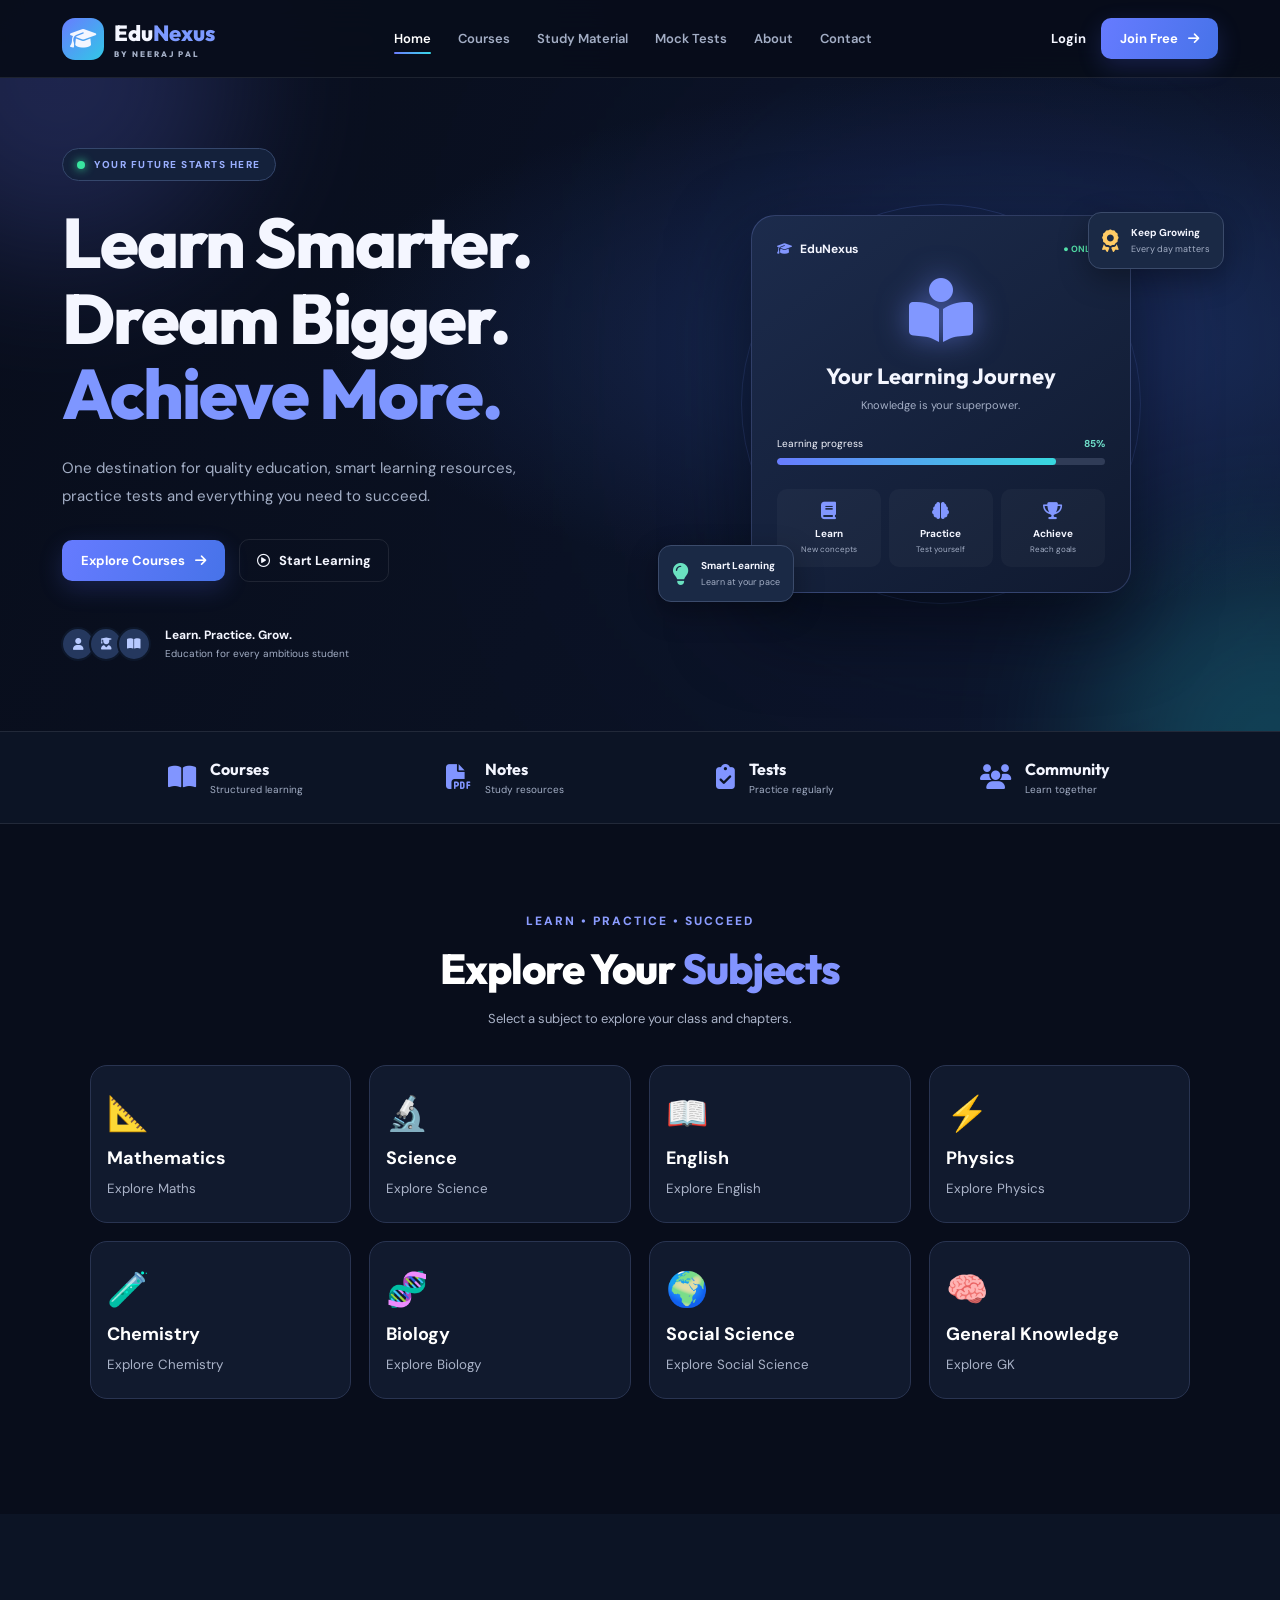
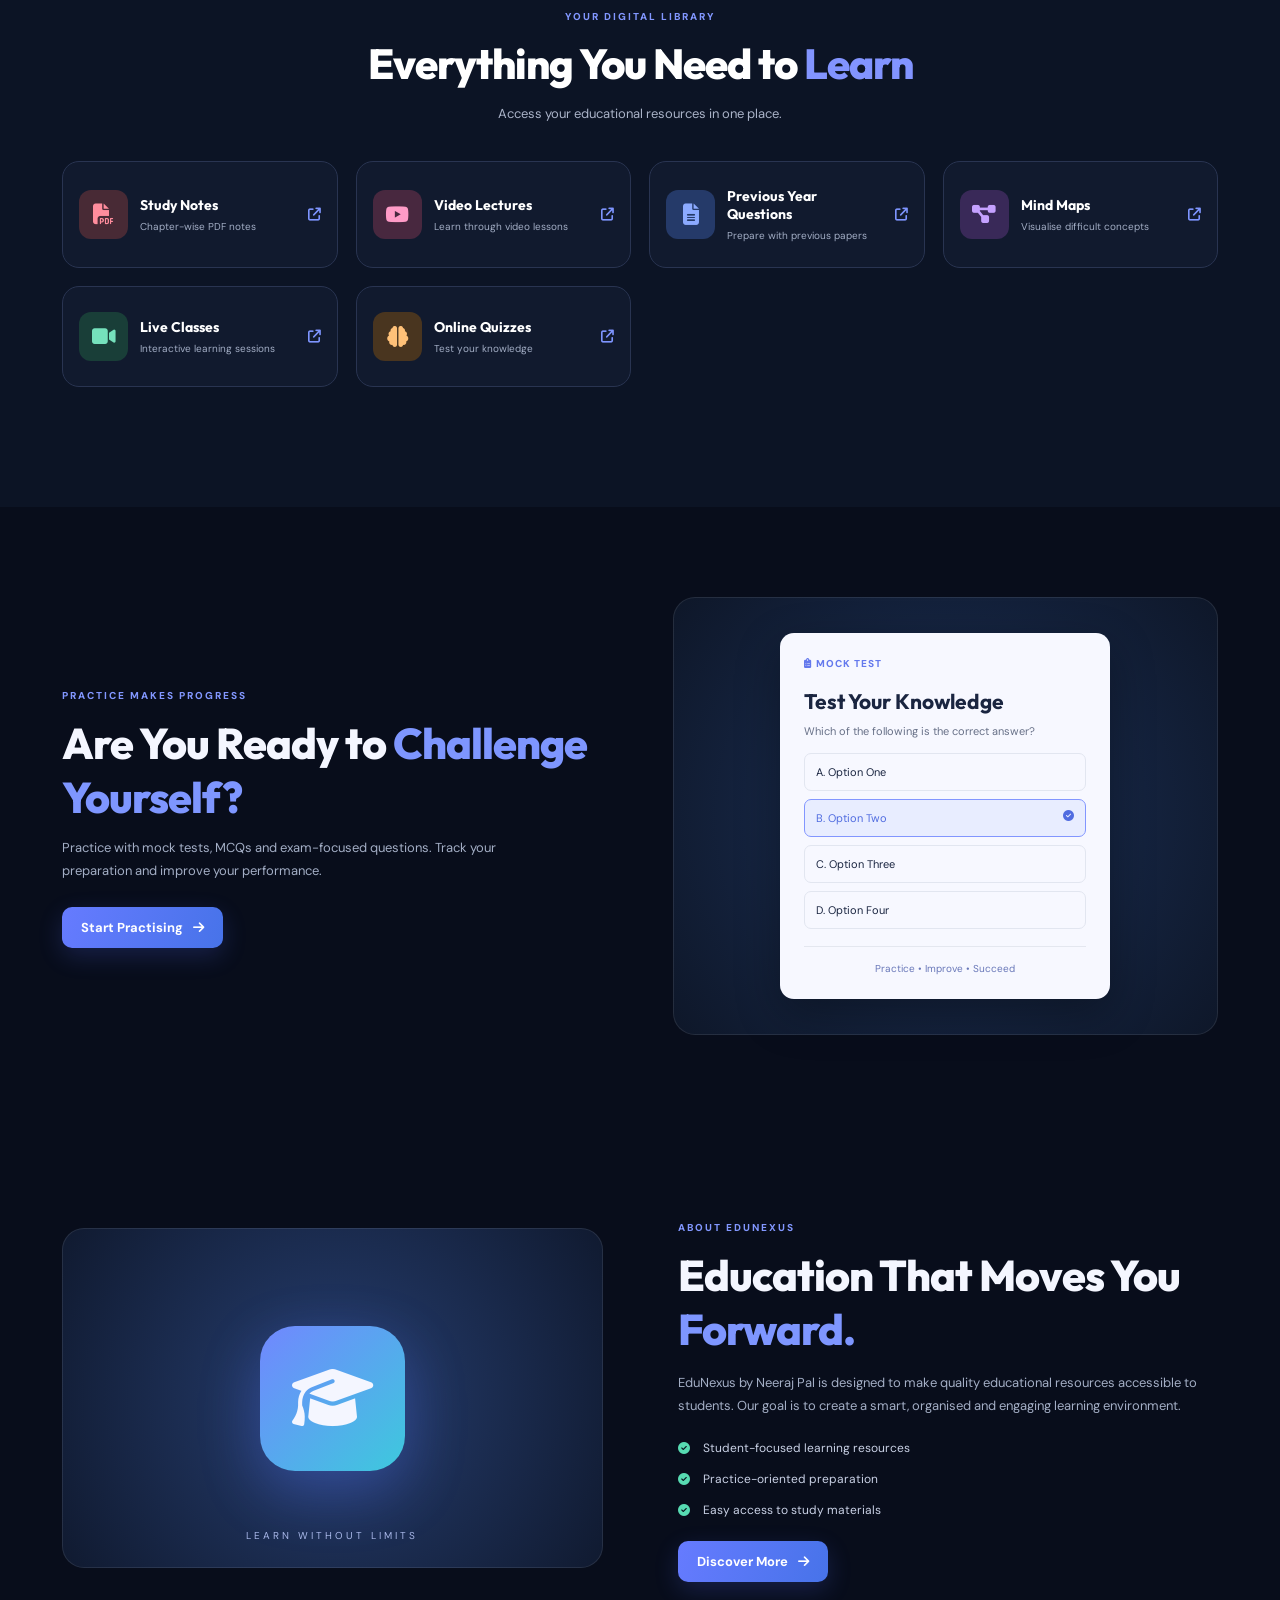
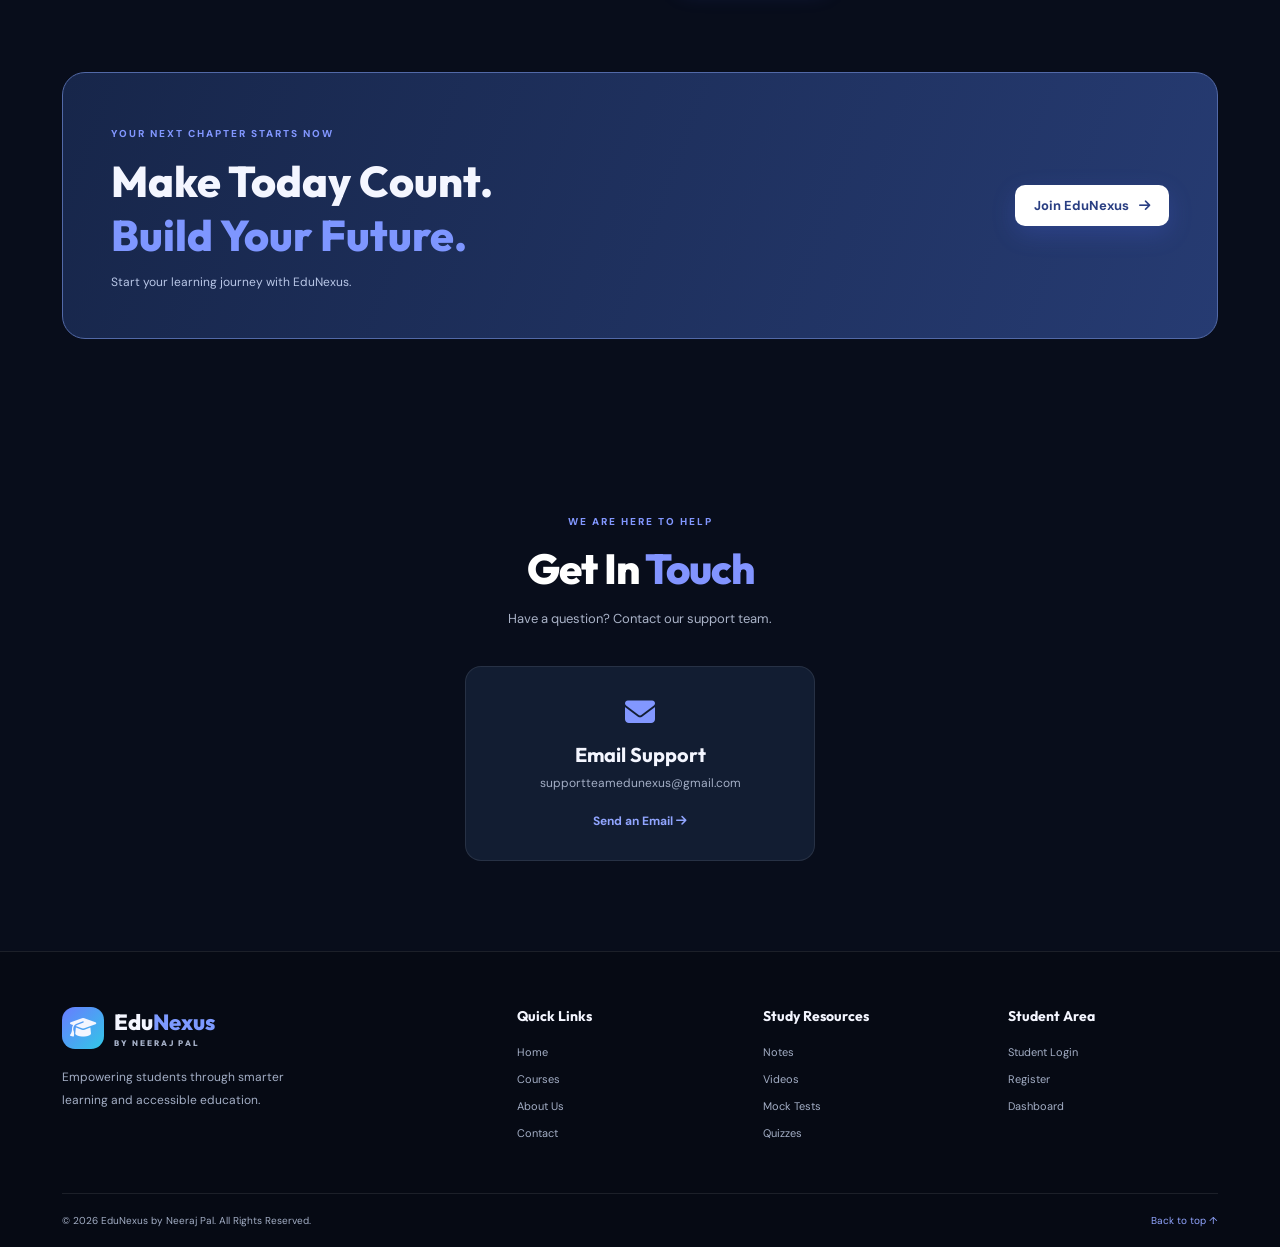
<file: backup-before-mindmap/index.html>
<!DOCTYPE html>
<html lang="en">
<head>
  <meta charset="UTF-8">
  <meta name="viewport" content="width=device-width, initial-scale=1.0">
  <meta name="theme-color" content="#080d1b">
  <meta name="description" content="EduNexus by Neeraj Pal - Your smart learning destination.">
  <title>EduNexus | Learn Without Limits</title>
  <link rel="stylesheet" href="style.css">
  <link rel="preconnect" href="https://fonts.googleapis.com">
  <link rel="preconnect" href="https://fonts.gstatic.com" crossorigin>
  <link href="https://fonts.googleapis.com/css2?family=DM+Sans:wght@400;500;600;700;800&family=Outfit:wght@400;500;600;700;800&display=swap" rel="stylesheet">
  <link rel="stylesheet" href="https://cdnjs.cloudflare.com/ajax/libs/font-awesome/6.5.2/css/all.min.css">
</head>
<body>

<header class="header">
  <div class="nav-container">
    <a href="#home" class="logo">
      <span class="logo-icon"><i class="fa-solid fa-graduation-cap"></i></span>
      <span>Edu<span class="accent">Nexus</span>
      <small>BY NEERAJ PAL</small></span>
    </a>

    <button class="menu-toggle" id="menuToggle" aria-label="Open menu">
      <i class="fa-solid fa-bars"></i>
    </button>

    <nav class="nav-links" id="navLinks">
      <a href="#home" class="active">Home</a>
      <a href="#courses">Courses</a>
      <a href="#resources">Study Material</a>
      <a href="#tests">Mock Tests</a>
      <a href="#about">About</a>
      <a href="#contact">Contact</a>
      <div class="mobile-auth">
        <a href="#login" class="login-btn">Student Login</a>
        <a href="#signup" class="signup-btn">Get Started</a>
      </div>
    </nav>

    <div class="desktop-auth">
      <a href="#login" class="login-btn">Login</a>
      <a href="#signup" class="signup-btn">Join Free <i class="fa-solid fa-arrow-right"></i></a>
    </div>
  </div>
</header>

<main>
<section class="hero" id="home">
  <div class="hero-glow"></div>
  <div class="hero-container">
    <div class="hero-content">
      <div class="announcement">
        <span class="live-dot"></span>
        YOUR FUTURE STARTS HERE
      </div>
      <h1>Learn Smarter.<br>Dream Bigger.<br><span>Achieve More.</span></h1>
      <p>One destination for quality education, smart learning resources, practice tests and everything you need to succeed.</p>

      <div class="hero-actions">
        <a href="#courses" class="primary-btn">Explore Courses <i class="fa-solid fa-arrow-right"></i></a>
        <a href="#resources" class="secondary-btn"><i class="fa-regular fa-circle-play"></i> Start Learning</a>
      </div>

      <div class="hero-trust">
        <div class="avatar-stack">
          <span><i class="fa-solid fa-user"></i></span>
          <span><i class="fa-solid fa-user-graduate"></i></span>
          <span><i class="fa-solid fa-book-open"></i></span>
        </div>
        <div><strong>Learn. Practice. Grow.</strong><small>Education for every ambitious student</small></div>
      </div>
    </div>

    <div class="hero-visual">
      <div class="visual-orbit orbit-one"></div>
      <div class="visual-orbit orbit-two"></div>
      <div class="main-illustration">
        <div class="illustration-top">
          <span><i class="fa-solid fa-graduation-cap"></i> EduNexus</span>
          <span class="online-status">● ONLINE</span>
        </div>
        <div class="book-icon"><i class="fa-solid fa-book-open-reader"></i></div>
        <h3>Your Learning Journey</h3>
        <p>Knowledge is your superpower.</p>
        <div class="progress-label"><span>Learning progress</span><b>85%</b></div>
        <div class="progress-track"><span></span></div>
        <div class="visual-stats">
          <div><i class="fa-solid fa-book"></i><b>Learn</b><small>New concepts</small></div>
          <div><i class="fa-solid fa-brain"></i><b>Practice</b><small>Test yourself</small></div>
          <div><i class="fa-solid fa-trophy"></i><b>Achieve</b><small>Reach goals</small></div>
        </div>
      </div>
      <div class="floating-card card-top"><i class="fa-solid fa-award"></i><span><b>Keep Growing</b><small>Every day matters</small></span></div>
      <div class="floating-card card-bottom"><i class="fa-solid fa-lightbulb"></i><span><b>Smart Learning</b><small>Learn at your pace</small></span></div>
    </div>
  </div>
</section>

<section class="stats-section reveal-on-scroll">
  <div class="stats-container">
    <div class="stat"><i class="fa-solid fa-book-open"></i><div><h3>Courses</h3><p>Structured learning</p></div></div>
    <div class="stat"><i class="fa-solid fa-file-pdf"></i><div><h3>Notes</h3><p>Study resources</p></div></div>
    <div class="stat"><i class="fa-solid fa-clipboard-check"></i><div><h3>Tests</h3><p>Practice regularly</p></div></div>
    <div class="stat"><i class="fa-solid fa-users"></i><div><h3>Community</h3><p>Learn together</p></div></div>
  </div>
</section>

<section class="courses-section" id="courses">
  <div class="section-heading">
    <span class="section-tag">LEARN • PRACTICE • SUCCEED</span>
    <h2>Explore Your <span>Subjects</span></h2>
    <p>Select a subject to explore your class and chapters.</p>
  </div>

  <div class="subject-grid" id="subjectGrid">
    <button class="subject-card" data-subject="Mathematics">
      <span class="subject-icon">📐</span>
      <strong>Mathematics</strong>
      <small>Explore Maths</small>
    </button>
    <button class="subject-card" data-subject="Science">
      <span class="subject-icon">🔬</span>
      <strong>Science</strong>
      <small>Explore Science</small>
    </button>
    <button class="subject-card" data-subject="English">
      <span class="subject-icon">📖</span>
      <strong>English</strong>
      <small>Explore English</small>
    </button>
    <button class="subject-card" data-subject="Physics">
      <span class="subject-icon">⚡</span>
      <strong>Physics</strong>
      <small>Explore Physics</small>
    </button>
    <button class="subject-card" data-subject="Chemistry">
      <span class="subject-icon">🧪</span>
      <strong>Chemistry</strong>
      <small>Explore Chemistry</small>
    </button>
    <button class="subject-card" data-subject="Biology">
      <span class="subject-icon">🧬</span>
      <strong>Biology</strong>
      <small>Explore Biology</small>
    </button>
    <button class="subject-card" data-subject="Social Science">
      <span class="subject-icon">🌍</span>
      <strong>Social Science</strong>
      <small>Explore Social Science</small>
    </button>
    <button class="subject-card" data-subject="General Knowledge">
      <span class="subject-icon">🧠</span>
      <strong>General Knowledge</strong>
      <small>Explore GK</small>
    </button>
  </div>

  <div class="learning-view" id="learningView" hidden>
    <button class="back-button" id="backToSubjects">← All Subjects</button>

    <div class="learning-heading">
      <span class="section-tag" id="learningTag">YOUR LEARNING SPACE</span>
      <h2 id="learningTitle">Select Your Class</h2>
      <p id="learningDescription">Choose your class to continue.</p>
    </div>

    <div class="class-grid" id="classGrid" hidden>
      <button class="class-card" data-class="9">Class 9th <span>→</span></button>
      <button class="class-card" data-class="10">Class 10th <span>→</span></button>
      <button class="class-card" data-class="11">Class 11th <span>→</span></button>
      <button class="class-card" data-class="12">Class 12th <span>→</span></button>
    </div>

    <button class="back-button" id="backToClasses" hidden>← Change Class</button>

    <div class="chapter-grid" id="chapterGrid" hidden></div>

    <div class="resource-area" id="resourceArea" hidden>
      <h3 id="resourceTitle">Chapter Study Material</h3>
      <p>Select what you want to study.</p>

      <div class="resource-grid">
        <button class="resource-card" data-resource="Notes">
          <span>📚</span><strong>Notes</strong>
        </button>
        <button class="resource-card" data-resource="Video Lectures">
          <span>🎥</span><strong>Video Lectures</strong>
        </button>
        <button class="resource-card" data-resource="MCQ Quizzes">
          <span>📝</span><strong>MCQ Quizzes</strong>
        </button>
        <button class="resource-card" data-resource="Previous Year Questions">
          <span>📄</span><strong>PYQ</strong>
        </button>
        <button class="resource-card" data-resource="Mock Tests">
          <span>🎯</span><strong>Mock Tests</strong>
        </button>
        <button class="resource-card" data-resource="Mind Maps">
          <span>🧠</span><strong>Mind Maps</strong>
        </button>
      </div>
      <p class="resource-message" id="resourceMessage" aria-live="polite"></p>
    </div>
  </div>
</section>

<section class="resources-section section" id="resources">
  <div class="section-heading">
    <span class="eyebrow">YOUR DIGITAL LIBRARY</span>
    <h2>Everything You Need to <span>Learn</span></h2>
    <p>Access your educational resources in one place.</p>
  </div>
  <div class="resource-grid">
    <a href="#notes" class="resource-card"><div class="resource-icon red"><i class="fa-solid fa-file-pdf"></i></div><div><h3>Study Notes</h3><p>Chapter-wise PDF notes</p></div><i class="fa-solid fa-arrow-up-right-from-square resource-arrow"></i></a>
    <a href="#videos" class="resource-card"><div class="resource-icon pink"><i class="fa-brands fa-youtube"></i></div><div><h3>Video Lectures</h3><p>Learn through video lessons</p></div><i class="fa-solid fa-arrow-up-right-from-square resource-arrow"></i></a>
    <a href="#pyq" class="resource-card"><div class="resource-icon blue"><i class="fa-solid fa-file-lines"></i></div><div><h3>Previous Year Questions</h3><p>Prepare with previous papers</p></div><i class="fa-solid fa-arrow-up-right-from-square resource-arrow"></i></a>
    <a href="#mindmaps" class="resource-card"><div class="resource-icon purple"><i class="fa-solid fa-diagram-project"></i></div><div><h3>Mind Maps</h3><p>Visualise difficult concepts</p></div><i class="fa-solid fa-arrow-up-right-from-square resource-arrow"></i></a>
    <a href="#live" class="resource-card"><div class="resource-icon green"><i class="fa-solid fa-video"></i></div><div><h3>Live Classes</h3><p>Interactive learning sessions</p></div><i class="fa-solid fa-arrow-up-right-from-square resource-arrow"></i></a>
    <a href="#quizzes" class="resource-card"><div class="resource-icon orange"><i class="fa-solid fa-brain"></i></div><div><h3>Online Quizzes</h3><p>Test your knowledge</p></div><i class="fa-solid fa-arrow-up-right-from-square resource-arrow"></i></a>
  </div>
</section>

<section class="test-section section" id="tests">
  <div class="test-content">
    <span class="eyebrow">PRACTICE MAKES PROGRESS</span>
    <h2>Are You Ready to <span>Challenge Yourself?</span></h2>
    <p>Practice with mock tests, MCQs and exam-focused questions. Track your preparation and improve your performance.</p>
    <a href="#quizzes" class="primary-btn">Start Practising <i class="fa-solid fa-arrow-right"></i></a>
  </div>
  <div class="test-visual">
    <div class="test-paper">
      <div class="paper-heading"><i class="fa-solid fa-clipboard-list"></i> MOCK TEST</div>
      <h3>Test Your Knowledge</h3>
      <p>Which of the following is the correct answer?</p>
      <div class="answer-option">A. Option One</div>
      <div class="answer-option selected">B. Option Two <i class="fa-solid fa-circle-check"></i></div>
      <div class="answer-option">C. Option Three</div>
      <div class="answer-option">D. Option Four</div>
      <div class="paper-footer">Practice • Improve • Succeed</div>
    </div>
  </div>
</section>

<section class="about-section section" id="about">
  <div class="about-visual"><div class="about-icon"><i class="fa-solid fa-graduation-cap"></i></div><span class="about-label">LEARN WITHOUT LIMITS</span></div>
  <div class="about-content">
    <span class="eyebrow">ABOUT EDUNEXUS</span>
    <h2>Education That Moves You <span>Forward.</span></h2>
    <p>EduNexus by Neeraj Pal is designed to make quality educational resources accessible to students. Our goal is to create a smart, organised and engaging learning environment.</p>
    <ul>
      <li><i class="fa-solid fa-circle-check"></i> Student-focused learning resources</li>
      <li><i class="fa-solid fa-circle-check"></i> Practice-oriented preparation</li>
      <li><i class="fa-solid fa-circle-check"></i> Easy access to study materials</li>
    </ul>
    <a href="#courses" class="primary-btn">Discover More <i class="fa-solid fa-arrow-right"></i></a>
  </div>
</section>

<section class="cta-section">
  <div>
    <span class="eyebrow">YOUR NEXT CHAPTER STARTS NOW</span>
    <h2>Make Today Count.<br><span>Build Your Future.</span></h2>
    <p>Start your learning journey with EduNexus.</p>
  </div>
  <a href="#signup" class="primary-btn">Join EduNexus <i class="fa-solid fa-arrow-right"></i></a>
</section>

<section class="contact-section section" id="contact">
  <div class="section-heading">
    <span class="eyebrow">WE ARE HERE TO HELP</span>
    <h2>Get In <span>Touch</span></h2>
    <p>Have a question? Contact our support team.</p>
  </div>
  <div class="contact-card">
    <i class="fa-solid fa-envelope"></i>
    <h3>Email Support</h3>
    <p>supportteamedunexus@gmail.com</p>
    <a href="mailto:supportteamedunexus@gmail.com">Send an Email <i class="fa-solid fa-arrow-right"></i></a>
  </div>
</section>
</main>

<footer class="footer">
  <div class="footer-main">
    <div class="footer-brand">
      <a href="#home" class="logo"><span class="logo-icon"><i class="fa-solid fa-graduation-cap"></i></span><span>Edu<span class="accent">Nexus</span><small>BY NEERAJ PAL</small></span></a>
      <p>Empowering students through smarter learning and accessible education.</p>
    </div>
    <div><h4>Quick Links</h4><a href="#home">Home</a><a href="#courses">Courses</a><a href="#about">About Us</a><a href="#contact">Contact</a></div>
    <div><h4>Study Resources</h4><a href="#resources">Notes</a><a href="#resources">Videos</a><a href="#tests">Mock Tests</a><a href="#resources">Quizzes</a></div>
    <div><h4>Student Area</h4><a href="#login">Student Login</a><a href="#signup">Register</a><a href="#resources">Dashboard</a></div>
  </div>
  <div class="footer-bottom">
    <p>© <span id="year"></span> EduNexus by Neeraj Pal. All Rights Reserved.</p>
    <a href="#home">Back to top ↑</a>
  </div>
</footer>

<div class="toast" id="toast"></div>
<script src="script.js"></script>
</body>
</html>
</file>
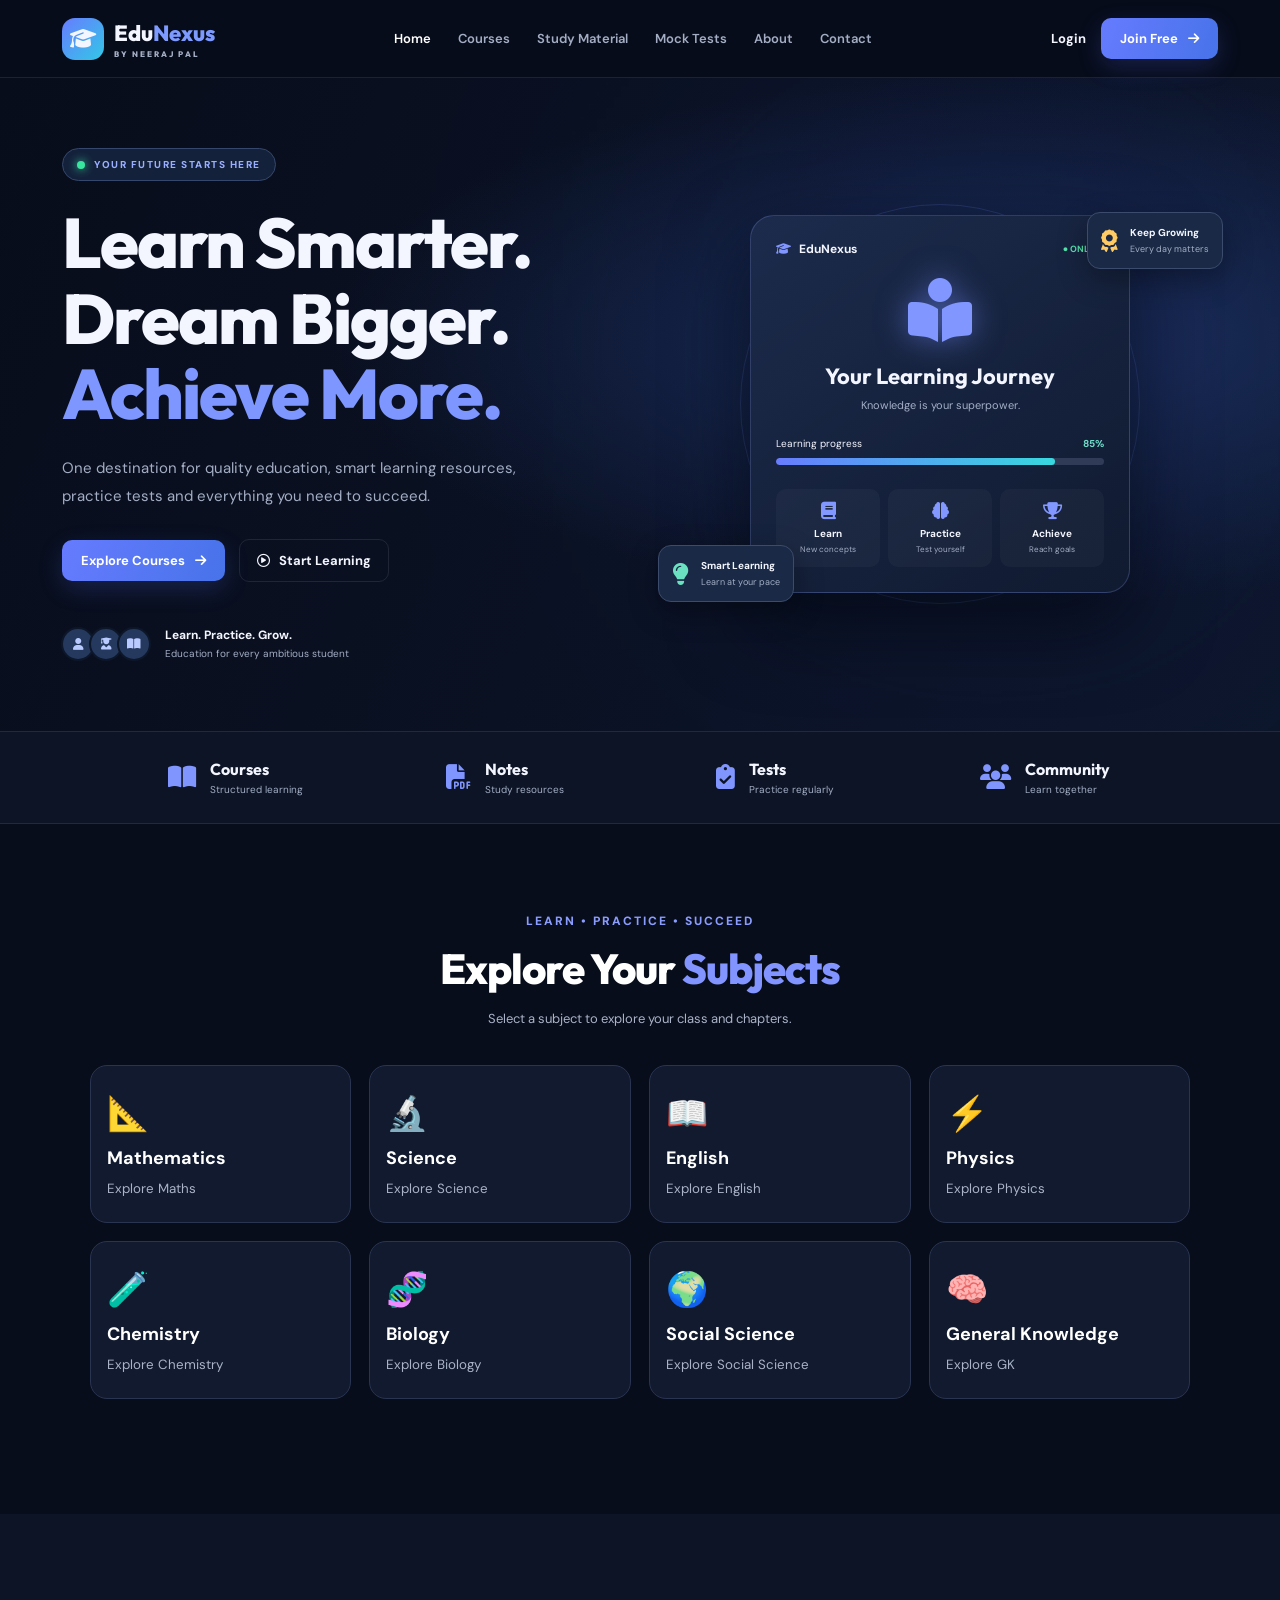
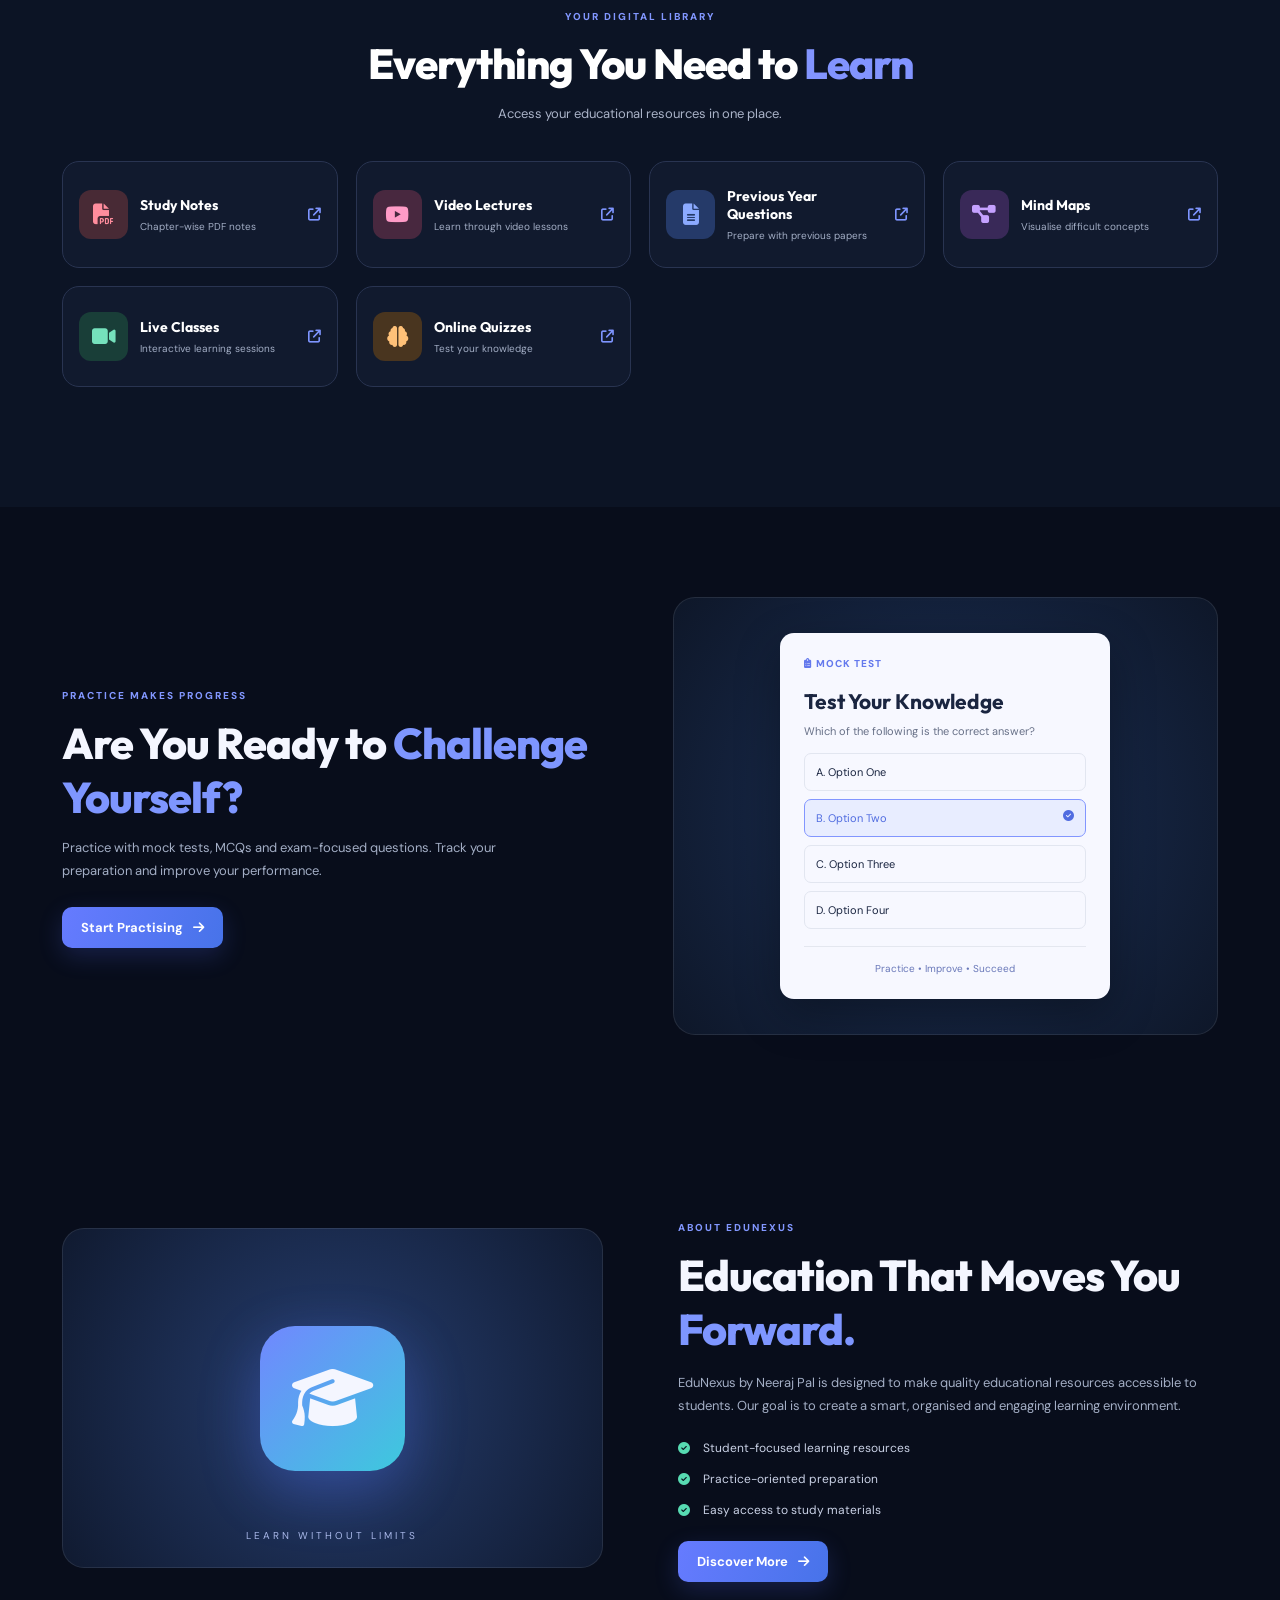
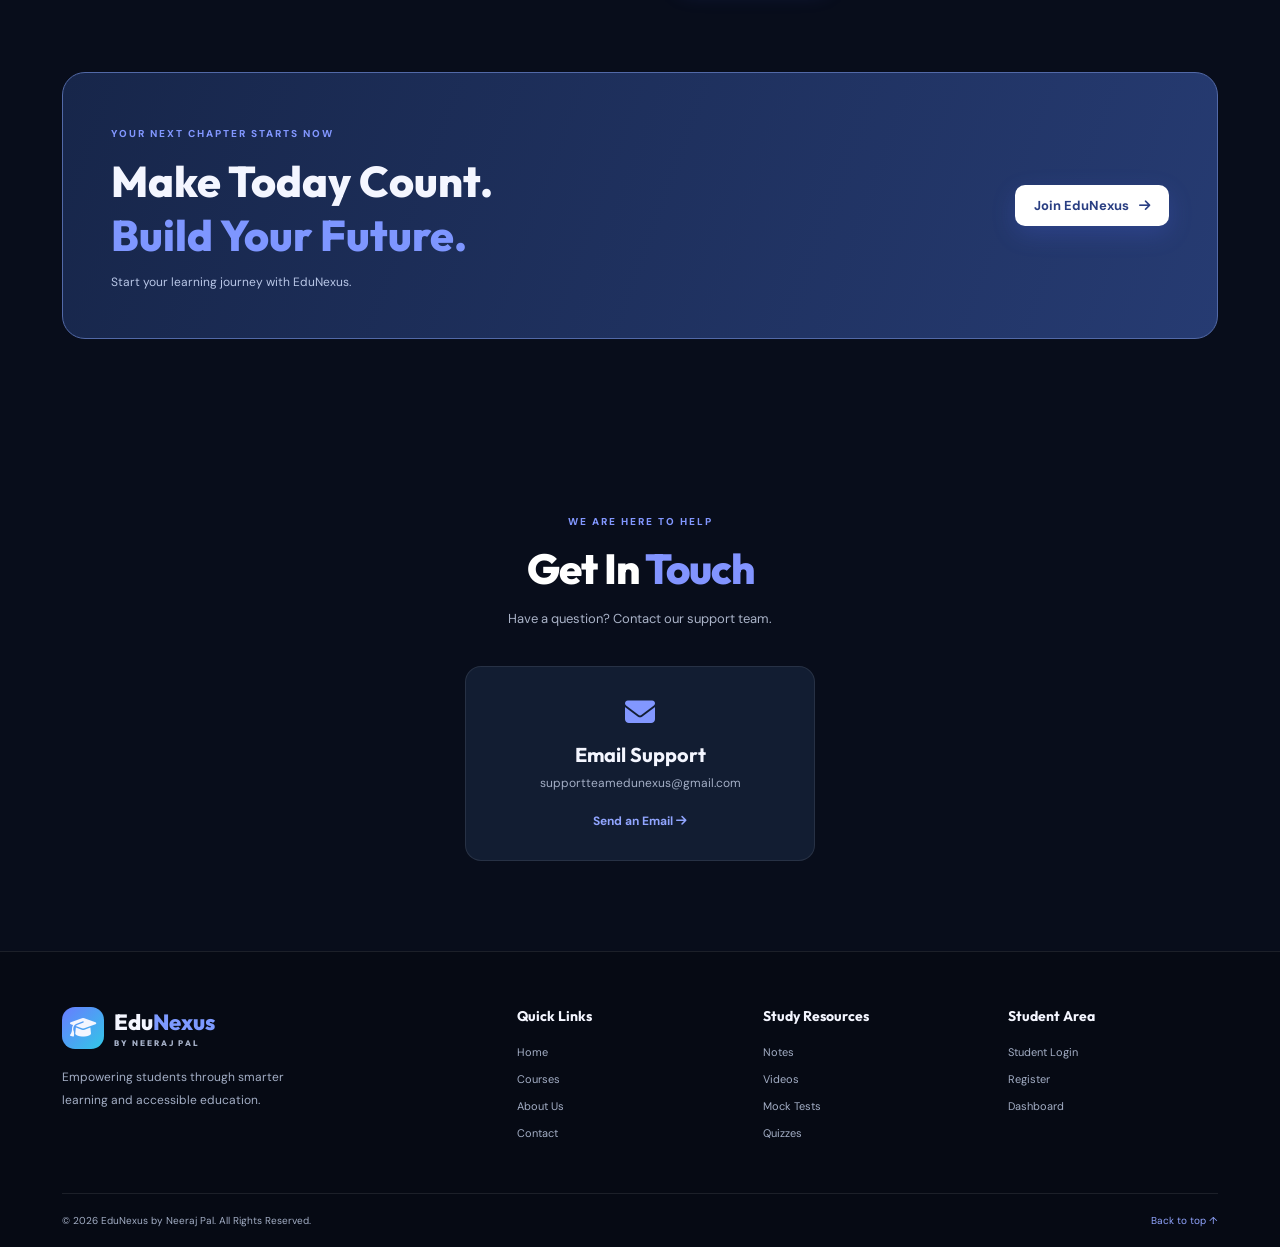
<file: backup-before-separate-mindmap/index.html>
<!DOCTYPE html>
<html lang="en">
<head>
  <meta charset="UTF-8">
  <meta name="viewport" content="width=device-width, initial-scale=1.0">
  <meta name="theme-color" content="#080d1b">
  <meta name="description" content="EduNexus by Neeraj Pal - Your smart learning destination.">
  <title>EduNexus | Learn Without Limits</title>
  <link rel="stylesheet" href="style.css">
  <link rel="preconnect" href="https://fonts.googleapis.com">
  <link rel="preconnect" href="https://fonts.gstatic.com" crossorigin>
  <link href="https://fonts.googleapis.com/css2?family=DM+Sans:wght@400;500;600;700;800&family=Outfit:wght@400;500;600;700;800&display=swap" rel="stylesheet">
  <link rel="stylesheet" href="https://cdnjs.cloudflare.com/ajax/libs/font-awesome/6.5.2/css/all.min.css">
</head>
<body>

<header class="header">
  <div class="nav-container">
    <a href="#home" class="logo">
      <span class="logo-icon"><i class="fa-solid fa-graduation-cap"></i></span>
      <span>Edu<span class="accent">Nexus</span>
      <small>BY NEERAJ PAL</small></span>
    </a>

    <button class="menu-toggle" id="menuToggle" aria-label="Open menu">
      <i class="fa-solid fa-bars"></i>
    </button>

    <nav class="nav-links" id="navLinks">
      <a href="#home" class="active">Home</a>
      <a href="#courses">Courses</a>
      <a href="#resources">Study Material</a>
      <a href="#tests">Mock Tests</a>
      <a href="#about">About</a>
      <a href="#contact">Contact</a>
      <div class="mobile-auth">
        <a href="#login" class="login-btn">Student Login</a>
        <a href="#signup" class="signup-btn">Get Started</a>
      </div>
    </nav>

    <div class="desktop-auth">
      <a href="#login" class="login-btn">Login</a>
      <a href="#signup" class="signup-btn">Join Free <i class="fa-solid fa-arrow-right"></i></a>
    </div>
  </div>
</header>

<main>
<section class="hero" id="home">
  <div class="hero-glow"></div>
  <div class="hero-container">
    <div class="hero-content">
      <div class="announcement">
        <span class="live-dot"></span>
        YOUR FUTURE STARTS HERE
      </div>
      <h1>Learn Smarter.<br>Dream Bigger.<br><span>Achieve More.</span></h1>
      <p>One destination for quality education, smart learning resources, practice tests and everything you need to succeed.</p>

      <div class="hero-actions">
        <a href="#courses" class="primary-btn">Explore Courses <i class="fa-solid fa-arrow-right"></i></a>
        <a href="#resources" class="secondary-btn"><i class="fa-regular fa-circle-play"></i> Start Learning</a>
      </div>

      <div class="hero-trust">
        <div class="avatar-stack">
          <span><i class="fa-solid fa-user"></i></span>
          <span><i class="fa-solid fa-user-graduate"></i></span>
          <span><i class="fa-solid fa-book-open"></i></span>
        </div>
        <div><strong>Learn. Practice. Grow.</strong><small>Education for every ambitious student</small></div>
      </div>
    </div>

    <div class="hero-visual">
      <div class="visual-orbit orbit-one"></div>
      <div class="visual-orbit orbit-two"></div>
      <div class="main-illustration">
        <div class="illustration-top">
          <span><i class="fa-solid fa-graduation-cap"></i> EduNexus</span>
          <span class="online-status">● ONLINE</span>
        </div>
        <div class="book-icon"><i class="fa-solid fa-book-open-reader"></i></div>
        <h3>Your Learning Journey</h3>
        <p>Knowledge is your superpower.</p>
        <div class="progress-label"><span>Learning progress</span><b>85%</b></div>
        <div class="progress-track"><span></span></div>
        <div class="visual-stats">
          <div><i class="fa-solid fa-book"></i><b>Learn</b><small>New concepts</small></div>
          <div><i class="fa-solid fa-brain"></i><b>Practice</b><small>Test yourself</small></div>
          <div><i class="fa-solid fa-trophy"></i><b>Achieve</b><small>Reach goals</small></div>
        </div>
      </div>
      <div class="floating-card card-top"><i class="fa-solid fa-award"></i><span><b>Keep Growing</b><small>Every day matters</small></span></div>
      <div class="floating-card card-bottom"><i class="fa-solid fa-lightbulb"></i><span><b>Smart Learning</b><small>Learn at your pace</small></span></div>
    </div>
  </div>
</section>

<section class="stats-section">
  <div class="stats-container">
    <div class="stat"><i class="fa-solid fa-book-open"></i><div><h3>Courses</h3><p>Structured learning</p></div></div>
    <div class="stat"><i class="fa-solid fa-file-pdf"></i><div><h3>Notes</h3><p>Study resources</p></div></div>
    <div class="stat"><i class="fa-solid fa-clipboard-check"></i><div><h3>Tests</h3><p>Practice regularly</p></div></div>
    <div class="stat"><i class="fa-solid fa-users"></i><div><h3>Community</h3><p>Learn together</p></div></div>
  </div>
</section>

<section class="courses-section" id="courses">
  <div class="section-heading">
    <span class="section-tag">LEARN • PRACTICE • SUCCEED</span>
    <h2>Explore Your <span>Subjects</span></h2>
    <p>Select a subject to explore your class and chapters.</p>
  </div>

  <div class="subject-grid" id="subjectGrid">
    <button class="subject-card" data-subject="Mathematics">
      <span class="subject-icon">📐</span>
      <strong>Mathematics</strong>
      <small>Explore Maths</small>
    </button>
    <button class="subject-card" data-subject="Science">
      <span class="subject-icon">🔬</span>
      <strong>Science</strong>
      <small>Explore Science</small>
    </button>
    <button class="subject-card" data-subject="English">
      <span class="subject-icon">📖</span>
      <strong>English</strong>
      <small>Explore English</small>
    </button>
    <button class="subject-card" data-subject="Physics">
      <span class="subject-icon">⚡</span>
      <strong>Physics</strong>
      <small>Explore Physics</small>
    </button>
    <button class="subject-card" data-subject="Chemistry">
      <span class="subject-icon">🧪</span>
      <strong>Chemistry</strong>
      <small>Explore Chemistry</small>
    </button>
    <button class="subject-card" data-subject="Biology">
      <span class="subject-icon">🧬</span>
      <strong>Biology</strong>
      <small>Explore Biology</small>
    </button>
    <button class="subject-card" data-subject="Social Science">
      <span class="subject-icon">🌍</span>
      <strong>Social Science</strong>
      <small>Explore Social Science</small>
    </button>
    <button class="subject-card" data-subject="General Knowledge">
      <span class="subject-icon">🧠</span>
      <strong>General Knowledge</strong>
      <small>Explore GK</small>
    </button>
  </div>

  <div class="learning-view" id="learningView" hidden>
    <button class="back-button" id="backToSubjects">← All Subjects</button>

    <div class="learning-heading">
      <span class="section-tag" id="learningTag">YOUR LEARNING SPACE</span>
      <h2 id="learningTitle">Select Your Class</h2>
      <p id="learningDescription">Choose your class to continue.</p>
    </div>

    <div class="board-picker" id="boardGrid" hidden aria-label="Select education board">
      <button class="board-card" type="button" data-board="UP Board"><strong>UP Board</strong><small>उत्तर प्रदेश माध्यमिक शिक्षा परिषद</small></button>
      <button class="board-card" type="button" data-board="CBSE"><strong>CBSE</strong><small>Central Board of Secondary Education</small></button>
      <button class="board-card" type="button" data-board="ICSE"><strong>ICSE</strong><small>Indian Certificate of Secondary Education</small></button>
      <button class="board-card" type="button" data-board="Other Board"><strong>Other Board</strong><small>Choose another curriculum</small></button>
    </div>

    <div class="class-grid" id="classGrid" hidden>
      <button class="class-card" data-class="9">Class 9th <span>→</span></button>
      <button class="class-card" data-class="10">Class 10th <span>→</span></button>
      <button class="class-card" data-class="11">Class 11th <span>→</span></button>
      <button class="class-card" data-class="12">Class 12th <span>→</span></button>
    </div>

    <button class="back-button" id="backToClasses" hidden>← Change Class</button>

    <div class="chapter-grid" id="chapterGrid" hidden></div>

    <div class="resource-area" id="resourceArea" hidden>
      <h3 id="resourceTitle">Chapter Study Material</h3>
      <p>Select what you want to study.</p>

      <div class="resource-grid">
        <button class="resource-card" data-resource="Notes">
          <span>📚</span><strong>Notes</strong>
        </button>
        <button class="resource-card" data-resource="Video Lectures">
          <span>🎥</span><strong>Video Lectures</strong>
        </button>
        <button class="resource-card" data-resource="MCQ Quizzes">
          <span>📝</span><strong>MCQ Quizzes</strong>
        </button>
        <button class="resource-card" data-resource="Previous Year Questions">
          <span>📄</span><strong>PYQ</strong>
        </button>
        <button class="resource-card" data-resource="Mock Tests">
          <span>🎯</span><strong>Mock Tests</strong>
        </button>
        <button class="resource-card" data-resource="Mind Maps">
          <span>🧠</span><strong>Mind Maps</strong>
        </button>
      </div>
      <p class="resource-message" id="resourceMessage" aria-live="polite"></p>
    </div>
  </div>
</section>

<section class="resources-section section" id="resources">
  <div class="section-heading">
    <span class="eyebrow">YOUR DIGITAL LIBRARY</span>
    <h2>Everything You Need to <span>Learn</span></h2>
    <p>Access your educational resources in one place.</p>
  </div>
  <div class="resource-grid">
    <a href="#notes" class="resource-card"><div class="resource-icon red"><i class="fa-solid fa-file-pdf"></i></div><div><h3>Study Notes</h3><p>Chapter-wise PDF notes</p></div><i class="fa-solid fa-arrow-up-right-from-square resource-arrow"></i></a>
    <a href="#videos" class="resource-card"><div class="resource-icon pink"><i class="fa-brands fa-youtube"></i></div><div><h3>Video Lectures</h3><p>Learn through video lessons</p></div><i class="fa-solid fa-arrow-up-right-from-square resource-arrow"></i></a>
    <a href="#pyq" class="resource-card"><div class="resource-icon blue"><i class="fa-solid fa-file-lines"></i></div><div><h3>Previous Year Questions</h3><p>Prepare with previous papers</p></div><i class="fa-solid fa-arrow-up-right-from-square resource-arrow"></i></a>
    <a href="#mindmaps" class="resource-card"><div class="resource-icon purple"><i class="fa-solid fa-diagram-project"></i></div><div><h3>Mind Maps</h3><p>Visualise difficult concepts</p></div><i class="fa-solid fa-arrow-up-right-from-square resource-arrow"></i></a>
    <a href="#live" class="resource-card"><div class="resource-icon green"><i class="fa-solid fa-video"></i></div><div><h3>Live Classes</h3><p>Interactive learning sessions</p></div><i class="fa-solid fa-arrow-up-right-from-square resource-arrow"></i></a>
    <a href="#quizzes" class="resource-card"><div class="resource-icon orange"><i class="fa-solid fa-brain"></i></div><div><h3>Online Quizzes</h3><p>Test your knowledge</p></div><i class="fa-solid fa-arrow-up-right-from-square resource-arrow"></i></a>
  </div>
  <div class="study-selector" id="studyMaterialSelector" hidden>
    <div class="study-selector-head"><span class="section-tag">PERSONALISED RESOURCE LIBRARY</span><h3 id="studySelectorTitle">Select Board</h3><p id="studySelectorText">अपना बोर्ड चुनें और फिर कक्षा चुनें।</p></div>
    <div class="study-board-grid" id="studyBoardGrid">
      <button type="button" data-study-board="CBSE">CBSE</button><button type="button" data-study-board="UP Board">UP Board</button><button type="button" data-study-board="ICSE">ICSE</button><button type="button" data-study-board="Other Board">Other Board</button>
    </div>
    <div class="study-class-grid" id="studyClassGrid" hidden>
      <button type="button" data-study-class="6">Class 6</button><button type="button" data-study-class="7">Class 7</button><button type="button" data-study-class="8">Class 8</button><button type="button" data-study-class="9">Class 9</button><button type="button" data-study-class="10">Class 10</button><button type="button" data-study-class="11">Class 11</button><button type="button" data-study-class="12">Class 12</button>
    </div>
    <p class="study-selection-result" id="studySelectionResult" aria-live="polite"></p>
  </div>
</section>

<section class="test-section section" id="tests">
  <div class="test-content">
    <span class="eyebrow">PRACTICE MAKES PROGRESS</span>
    <h2>Are You Ready to <span>Challenge Yourself?</span></h2>
    <p>Practice with mock tests, MCQs and exam-focused questions. Track your preparation and improve your performance.</p>
    <a href="#quizzes" class="primary-btn">Start Practising <i class="fa-solid fa-arrow-right"></i></a>
  </div>
  <div class="test-visual">
    <div class="test-paper">
      <div class="paper-heading"><i class="fa-solid fa-clipboard-list"></i> MOCK TEST</div>
      <h3>Test Your Knowledge</h3>
      <p>Which of the following is the correct answer?</p>
      <div class="answer-option">A. Option One</div>
      <div class="answer-option selected">B. Option Two <i class="fa-solid fa-circle-check"></i></div>
      <div class="answer-option">C. Option Three</div>
      <div class="answer-option">D. Option Four</div>
      <div class="paper-footer">Practice • Improve • Succeed</div>
    </div>
  </div>
</section>

<section class="about-section section" id="about">
  <div class="about-visual"><div class="about-icon"><i class="fa-solid fa-graduation-cap"></i></div><span class="about-label">LEARN WITHOUT LIMITS</span></div>
  <div class="about-content">
    <span class="eyebrow">ABOUT EDUNEXUS</span>
    <h2>Education That Moves You <span>Forward.</span></h2>
    <p>EduNexus by Neeraj Pal is designed to make quality educational resources accessible to students. Our goal is to create a smart, organised and engaging learning environment.</p>
    <ul>
      <li><i class="fa-solid fa-circle-check"></i> Student-focused learning resources</li>
      <li><i class="fa-solid fa-circle-check"></i> Practice-oriented preparation</li>
      <li><i class="fa-solid fa-circle-check"></i> Easy access to study materials</li>
    </ul>
    <a href="#courses" class="primary-btn">Discover More <i class="fa-solid fa-arrow-right"></i></a>
  </div>
</section>

<section class="cta-section">
  <div>
    <span class="eyebrow">YOUR NEXT CHAPTER STARTS NOW</span>
    <h2>Make Today Count.<br><span>Build Your Future.</span></h2>
    <p>Start your learning journey with EduNexus.</p>
  </div>
  <a href="#signup" class="primary-btn">Join EduNexus <i class="fa-solid fa-arrow-right"></i></a>
</section>

<section class="contact-section section" id="contact">
  <div class="section-heading">
    <span class="eyebrow">WE ARE HERE TO HELP</span>
    <h2>Get In <span>Touch</span></h2>
    <p>Have a question? Contact our support team.</p>
  </div>
  <div class="contact-card">
    <i class="fa-solid fa-envelope"></i>
    <h3>Email Support</h3>
    <p>supportteamedunexus@gmail.com</p>
    <a href="mailto:supportteamedunexus@gmail.com">Send an Email <i class="fa-solid fa-arrow-right"></i></a>
  </div>
</section>
</main>

<footer class="footer">
  <div class="footer-main">
    <div class="footer-brand">
      <a href="#home" class="logo"><span class="logo-icon"><i class="fa-solid fa-graduation-cap"></i></span><span>Edu<span class="accent">Nexus</span><small>BY NEERAJ PAL</small></span></a>
      <p>Empowering students through smarter learning and accessible education.</p>
    </div>
    <div><h4>Quick Links</h4><a href="#home">Home</a><a href="#courses">Courses</a><a href="#about">About Us</a><a href="#contact">Contact</a></div>
    <div><h4>Study Resources</h4><a href="#resources">Notes</a><a href="#resources">Videos</a><a href="#tests">Mock Tests</a><a href="#resources">Quizzes</a></div>
    <div><h4>Student Area</h4><a href="#login">Student Login</a><a href="#signup">Register</a><a href="#resources">Dashboard</a></div>
  </div>
  <div class="footer-bottom">
    <p>© <span id="year"></span> EduNexus by Neeraj Pal. All Rights Reserved.</p>
    <a href="#home">Back to top ↑</a>
  </div>
</footer>

<div class="toast" id="toast"></div>
<script src="script.js"></script>
</body>
</html>
</file>
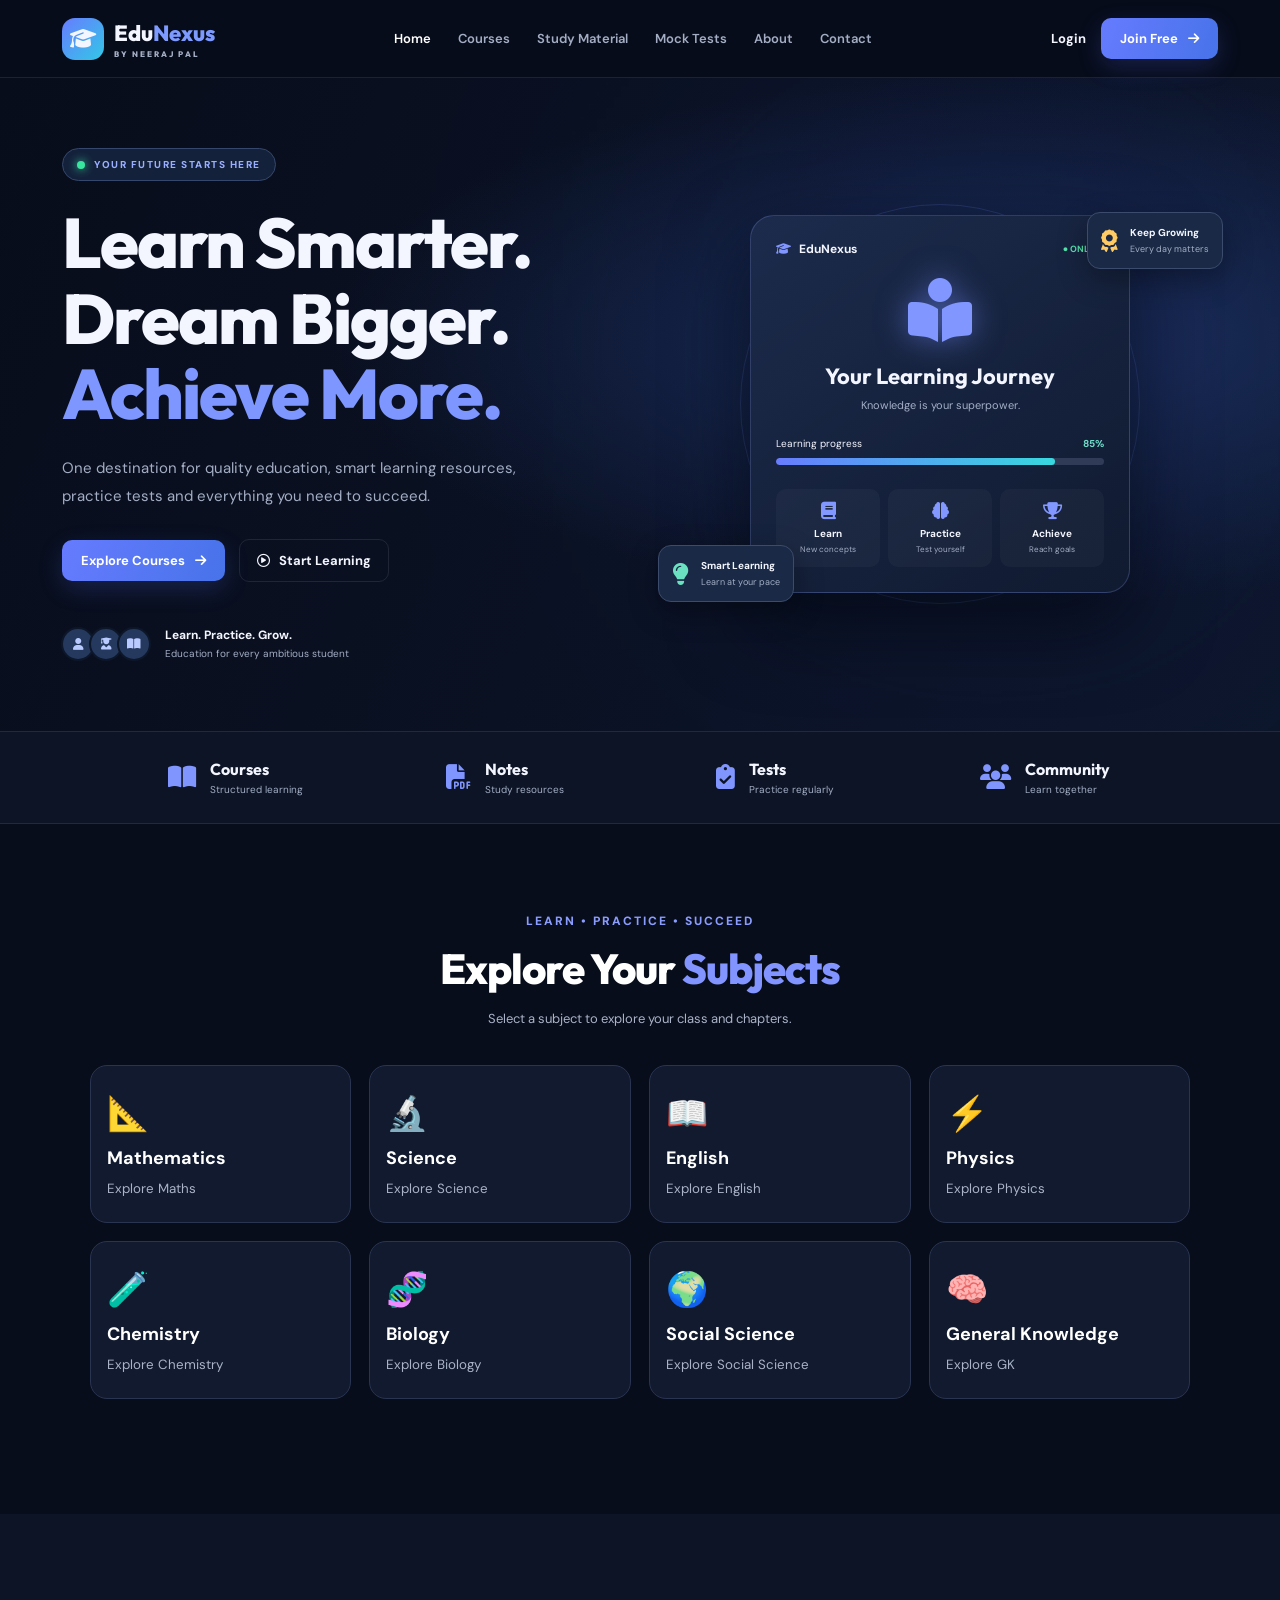
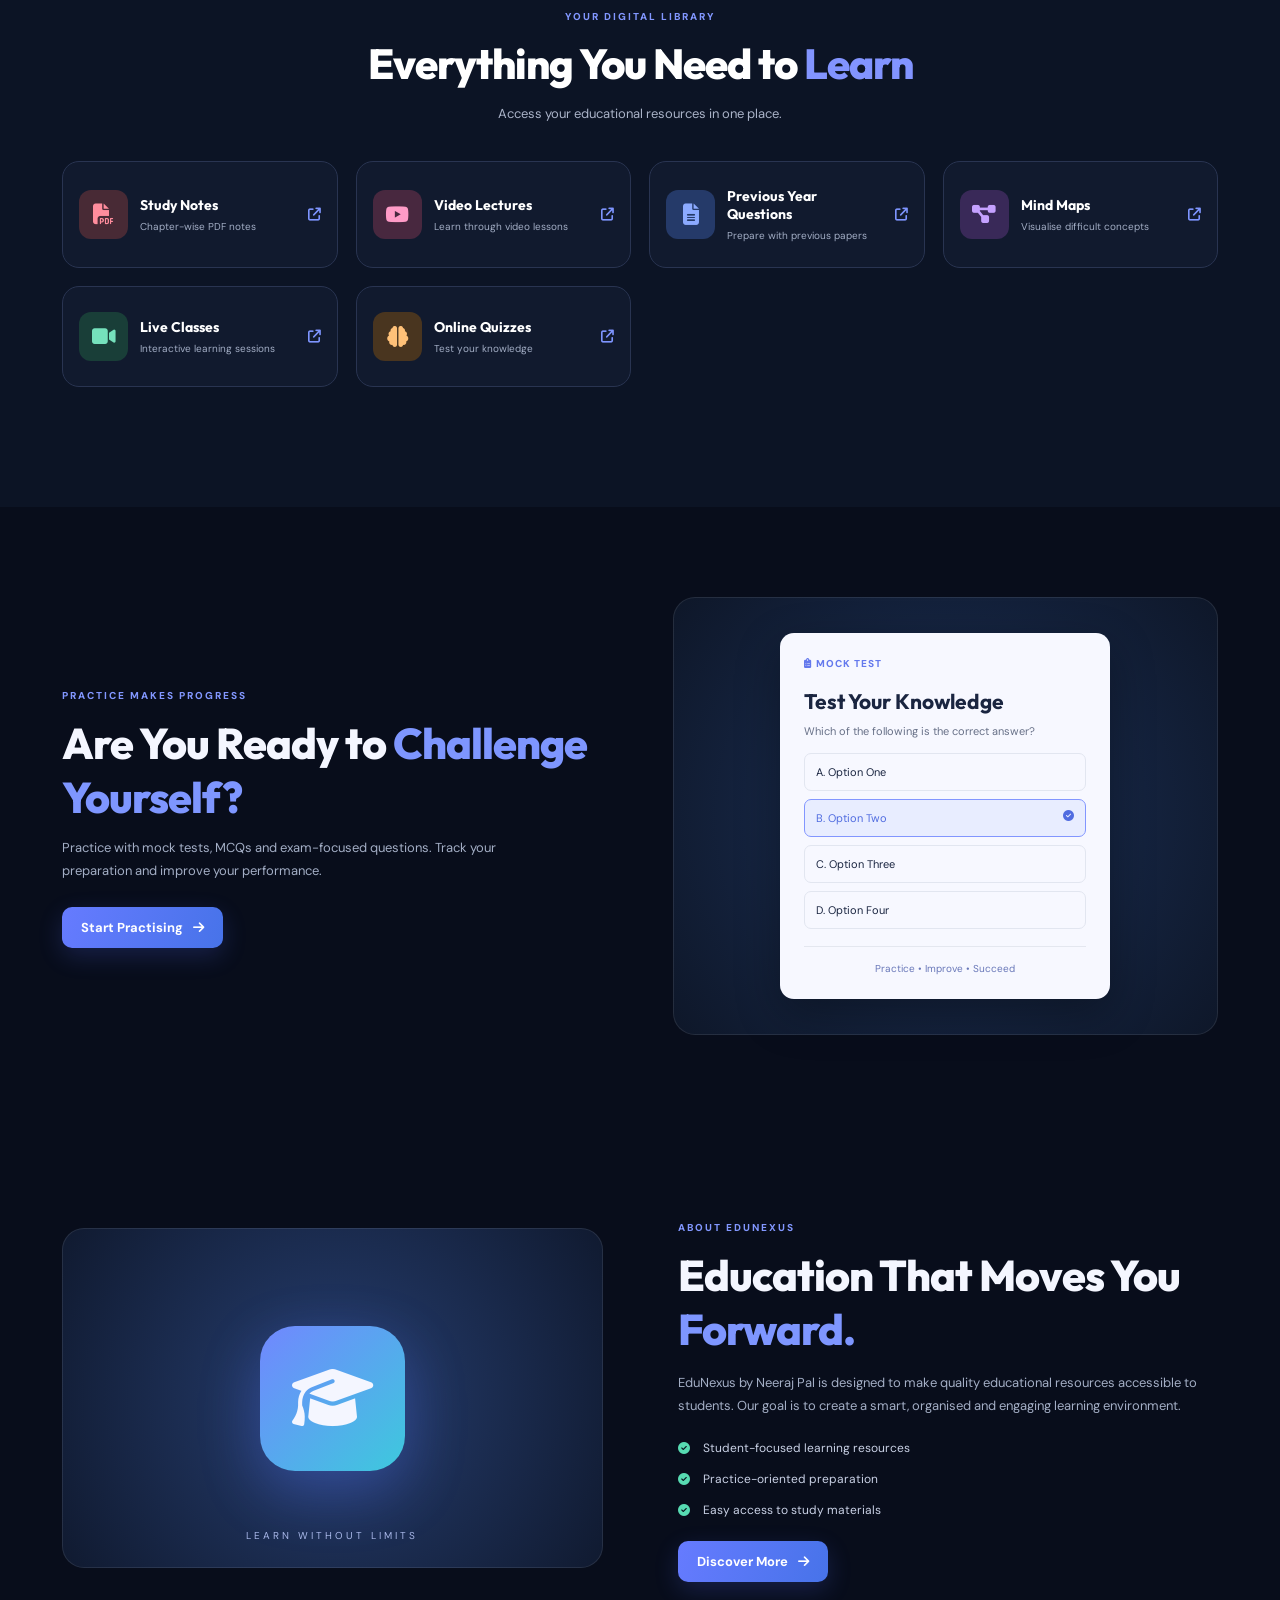
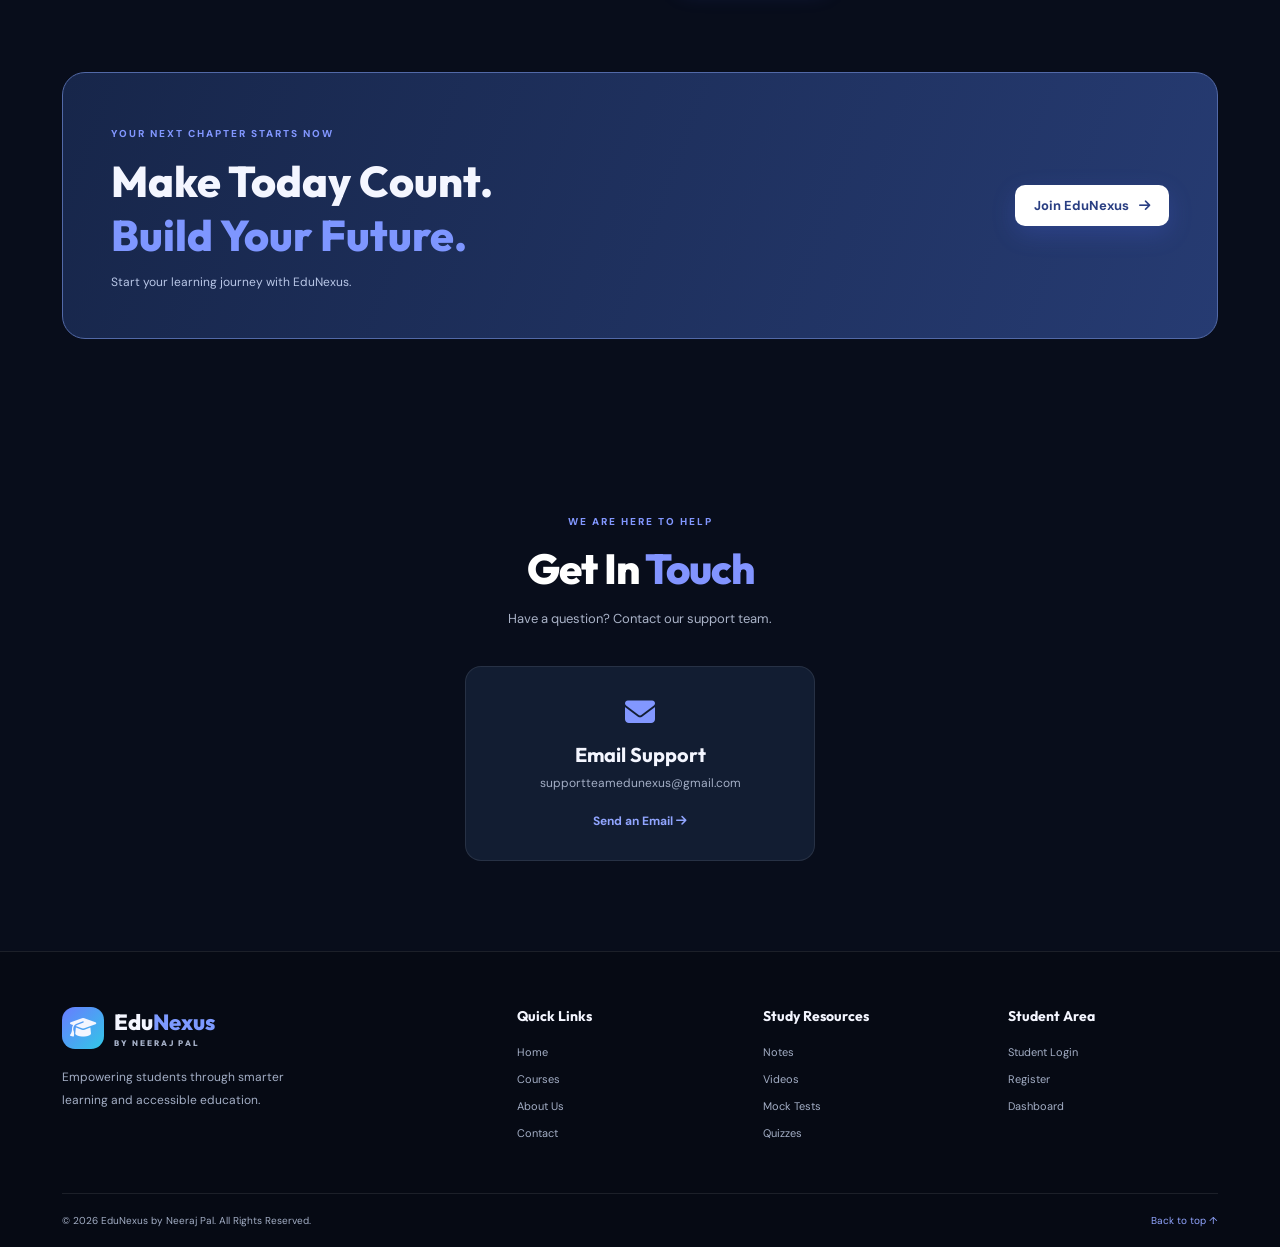
<file: backup-before-study-update/index.html>
<!DOCTYPE html>
<html lang="en">
<head>
  <meta charset="UTF-8">
  <meta name="viewport" content="width=device-width, initial-scale=1.0">
  <meta name="theme-color" content="#080d1b">
  <meta name="description" content="EduNexus by Neeraj Pal - Your smart learning destination.">
  <title>EduNexus | Learn Without Limits</title>
  <link rel="stylesheet" href="style.css">
  <link rel="preconnect" href="https://fonts.googleapis.com">
  <link rel="preconnect" href="https://fonts.gstatic.com" crossorigin>
  <link href="https://fonts.googleapis.com/css2?family=DM+Sans:wght@400;500;600;700;800&family=Outfit:wght@400;500;600;700;800&display=swap" rel="stylesheet">
  <link rel="stylesheet" href="https://cdnjs.cloudflare.com/ajax/libs/font-awesome/6.5.2/css/all.min.css">
</head>
<body>

<header class="header">
  <div class="nav-container">
    <a href="#home" class="logo">
      <span class="logo-icon"><i class="fa-solid fa-graduation-cap"></i></span>
      <span>Edu<span class="accent">Nexus</span>
      <small>BY NEERAJ PAL</small></span>
    </a>

    <button class="menu-toggle" id="menuToggle" aria-label="Open menu">
      <i class="fa-solid fa-bars"></i>
    </button>

    <nav class="nav-links" id="navLinks">
      <a href="#home" class="active">Home</a>
      <a href="#courses">Courses</a>
      <a href="#resources">Study Material</a>
      <a href="#tests">Mock Tests</a>
      <a href="#about">About</a>
      <a href="#contact">Contact</a>
      <div class="mobile-auth">
        <a href="#login" class="login-btn">Student Login</a>
        <a href="#signup" class="signup-btn">Get Started</a>
      </div>
    </nav>

    <div class="desktop-auth">
      <a href="#login" class="login-btn">Login</a>
      <a href="#signup" class="signup-btn">Join Free <i class="fa-solid fa-arrow-right"></i></a>
    </div>
  </div>
</header>

<main>
<section class="hero" id="home">
  <div class="hero-glow"></div>
  <div class="hero-container">
    <div class="hero-content">
      <div class="announcement">
        <span class="live-dot"></span>
        YOUR FUTURE STARTS HERE
      </div>
      <h1>Learn Smarter.<br>Dream Bigger.<br><span>Achieve More.</span></h1>
      <p>One destination for quality education, smart learning resources, practice tests and everything you need to succeed.</p>

      <div class="hero-actions">
        <a href="#courses" class="primary-btn">Explore Courses <i class="fa-solid fa-arrow-right"></i></a>
        <a href="#resources" class="secondary-btn"><i class="fa-regular fa-circle-play"></i> Start Learning</a>
      </div>

      <div class="hero-trust">
        <div class="avatar-stack">
          <span><i class="fa-solid fa-user"></i></span>
          <span><i class="fa-solid fa-user-graduate"></i></span>
          <span><i class="fa-solid fa-book-open"></i></span>
        </div>
        <div><strong>Learn. Practice. Grow.</strong><small>Education for every ambitious student</small></div>
      </div>
    </div>

    <div class="hero-visual">
      <div class="visual-orbit orbit-one"></div>
      <div class="visual-orbit orbit-two"></div>
      <div class="main-illustration">
        <div class="illustration-top">
          <span><i class="fa-solid fa-graduation-cap"></i> EduNexus</span>
          <span class="online-status">● ONLINE</span>
        </div>
        <div class="book-icon"><i class="fa-solid fa-book-open-reader"></i></div>
        <h3>Your Learning Journey</h3>
        <p>Knowledge is your superpower.</p>
        <div class="progress-label"><span>Learning progress</span><b>85%</b></div>
        <div class="progress-track"><span></span></div>
        <div class="visual-stats">
          <div><i class="fa-solid fa-book"></i><b>Learn</b><small>New concepts</small></div>
          <div><i class="fa-solid fa-brain"></i><b>Practice</b><small>Test yourself</small></div>
          <div><i class="fa-solid fa-trophy"></i><b>Achieve</b><small>Reach goals</small></div>
        </div>
      </div>
      <div class="floating-card card-top"><i class="fa-solid fa-award"></i><span><b>Keep Growing</b><small>Every day matters</small></span></div>
      <div class="floating-card card-bottom"><i class="fa-solid fa-lightbulb"></i><span><b>Smart Learning</b><small>Learn at your pace</small></span></div>
    </div>
  </div>
</section>

<section class="stats-section">
  <div class="stats-container">
    <div class="stat"><i class="fa-solid fa-book-open"></i><div><h3>Courses</h3><p>Structured learning</p></div></div>
    <div class="stat"><i class="fa-solid fa-file-pdf"></i><div><h3>Notes</h3><p>Study resources</p></div></div>
    <div class="stat"><i class="fa-solid fa-clipboard-check"></i><div><h3>Tests</h3><p>Practice regularly</p></div></div>
    <div class="stat"><i class="fa-solid fa-users"></i><div><h3>Community</h3><p>Learn together</p></div></div>
  </div>
</section>

<section class="courses-section" id="courses">
  <div class="section-heading">
    <span class="section-tag">LEARN • PRACTICE • SUCCEED</span>
    <h2>Explore Your <span>Subjects</span></h2>
    <p>Select a subject to explore your class and chapters.</p>
  </div>

  <div class="subject-grid" id="subjectGrid">
    <button class="subject-card" data-subject="Mathematics">
      <span class="subject-icon">📐</span>
      <strong>Mathematics</strong>
      <small>Explore Maths</small>
    </button>
    <button class="subject-card" data-subject="Science">
      <span class="subject-icon">🔬</span>
      <strong>Science</strong>
      <small>Explore Science</small>
    </button>
    <button class="subject-card" data-subject="English">
      <span class="subject-icon">📖</span>
      <strong>English</strong>
      <small>Explore English</small>
    </button>
    <button class="subject-card" data-subject="Physics">
      <span class="subject-icon">⚡</span>
      <strong>Physics</strong>
      <small>Explore Physics</small>
    </button>
    <button class="subject-card" data-subject="Chemistry">
      <span class="subject-icon">🧪</span>
      <strong>Chemistry</strong>
      <small>Explore Chemistry</small>
    </button>
    <button class="subject-card" data-subject="Biology">
      <span class="subject-icon">🧬</span>
      <strong>Biology</strong>
      <small>Explore Biology</small>
    </button>
    <button class="subject-card" data-subject="Social Science">
      <span class="subject-icon">🌍</span>
      <strong>Social Science</strong>
      <small>Explore Social Science</small>
    </button>
    <button class="subject-card" data-subject="General Knowledge">
      <span class="subject-icon">🧠</span>
      <strong>General Knowledge</strong>
      <small>Explore GK</small>
    </button>
  </div>

  <div class="learning-view" id="learningView" hidden>
    <button class="back-button" id="backToSubjects">← All Subjects</button>

    <div class="learning-heading">
      <span class="section-tag" id="learningTag">YOUR LEARNING SPACE</span>
      <h2 id="learningTitle">Select Your Class</h2>
      <p id="learningDescription">Choose your class to continue.</p>
    </div>

    <div class="class-grid" id="classGrid" hidden>
      <button class="class-card" data-class="9">Class 9th <span>→</span></button>
      <button class="class-card" data-class="10">Class 10th <span>→</span></button>
      <button class="class-card" data-class="11">Class 11th <span>→</span></button>
      <button class="class-card" data-class="12">Class 12th <span>→</span></button>
    </div>

    <button class="back-button" id="backToClasses" hidden>← Change Class</button>

    <div class="chapter-grid" id="chapterGrid" hidden></div>

    <div class="resource-area" id="resourceArea" hidden>
      <h3 id="resourceTitle">Chapter Study Material</h3>
      <p>Select what you want to study.</p>

      <div class="resource-grid">
        <button class="resource-card" data-resource="Notes">
          <span>📚</span><strong>Notes</strong>
        </button>
        <button class="resource-card" data-resource="Video Lectures">
          <span>🎥</span><strong>Video Lectures</strong>
        </button>
        <button class="resource-card" data-resource="MCQ Quizzes">
          <span>📝</span><strong>MCQ Quizzes</strong>
        </button>
        <button class="resource-card" data-resource="Previous Year Questions">
          <span>📄</span><strong>PYQ</strong>
        </button>
        <button class="resource-card" data-resource="Mock Tests">
          <span>🎯</span><strong>Mock Tests</strong>
        </button>
        <button class="resource-card" data-resource="Mind Maps">
          <span>🧠</span><strong>Mind Maps</strong>
        </button>
      </div>
      <p class="resource-message" id="resourceMessage" aria-live="polite"></p>

      <div class="mindmap-selector" id="mindMapSelector" hidden>
        <div class="mindmap-step" id="mindMapBoardStep">
          <span class="mindmap-step-label">STEP 1</span>
          <h4>Select Your Board</h4>
          <p>Choose the board you are studying under.</p>
          <div class="mindmap-option-grid" id="mindMapBoardOptions">
            <button type="button" class="mindmap-option" data-board="CBSE">CBSE <span>→</span></button>
            <button type="button" class="mindmap-option" data-board="UP Board">UP Board <span>→</span></button>
            <button type="button" class="mindmap-option" data-board="ICSE">ICSE <span>→</span></button>
            <button type="button" class="mindmap-option" data-board="Other Board">Other Board <span>→</span></button>
          </div>
        </div>

        <div class="mindmap-step" id="mindMapClassStep" hidden>
          <span class="mindmap-step-label">STEP 2</span>
          <h4 id="mindMapClassHeading">Select Your Class</h4>
          <p id="mindMapBoardSelected"></p>
          <div class="mindmap-option-grid mindmap-class-grid" id="mindMapClassOptions">
            <button type="button" class="mindmap-option" data-mindmap-class="6">Class 6</button>
            <button type="button" class="mindmap-option" data-mindmap-class="7">Class 7</button>
            <button type="button" class="mindmap-option" data-mindmap-class="8">Class 8</button>
            <button type="button" class="mindmap-option" data-mindmap-class="9">Class 9</button>
            <button type="button" class="mindmap-option" data-mindmap-class="10">Class 10</button>
            <button type="button" class="mindmap-option" data-mindmap-class="11">Class 11</button>
            <button type="button" class="mindmap-option" data-mindmap-class="12">Class 12</button>
          </div>
          <button type="button" class="mindmap-back" id="mindMapChangeBoard">← Change Board</button>
        </div>

        <p class="mindmap-selection-message" id="mindMapSelectionMessage" aria-live="polite"></p>
      </div>
    </div>
  </div>
</section>

<section class="resources-section section" id="resources">
  <div class="section-heading">
    <span class="eyebrow">YOUR DIGITAL LIBRARY</span>
    <h2>Everything You Need to <span>Learn</span></h2>
    <p>Access your educational resources in one place.</p>
  </div>
  <div class="resource-grid">
    <a href="#notes" class="resource-card"><div class="resource-icon red"><i class="fa-solid fa-file-pdf"></i></div><div><h3>Study Notes</h3><p>Chapter-wise PDF notes</p></div><i class="fa-solid fa-arrow-up-right-from-square resource-arrow"></i></a>
    <a href="#videos" class="resource-card"><div class="resource-icon pink"><i class="fa-brands fa-youtube"></i></div><div><h3>Video Lectures</h3><p>Learn through video lessons</p></div><i class="fa-solid fa-arrow-up-right-from-square resource-arrow"></i></a>
    <a href="#pyq" class="resource-card"><div class="resource-icon blue"><i class="fa-solid fa-file-lines"></i></div><div><h3>Previous Year Questions</h3><p>Prepare with previous papers</p></div><i class="fa-solid fa-arrow-up-right-from-square resource-arrow"></i></a>
    <a href="#mindmaps" class="resource-card"><div class="resource-icon purple"><i class="fa-solid fa-diagram-project"></i></div><div><h3>Mind Maps</h3><p>Visualise difficult concepts</p></div><i class="fa-solid fa-arrow-up-right-from-square resource-arrow"></i></a>
    <a href="#live" class="resource-card"><div class="resource-icon green"><i class="fa-solid fa-video"></i></div><div><h3>Live Classes</h3><p>Interactive learning sessions</p></div><i class="fa-solid fa-arrow-up-right-from-square resource-arrow"></i></a>
    <a href="#quizzes" class="resource-card"><div class="resource-icon orange"><i class="fa-solid fa-brain"></i></div><div><h3>Online Quizzes</h3><p>Test your knowledge</p></div><i class="fa-solid fa-arrow-up-right-from-square resource-arrow"></i></a>
  </div>
</section>

<section class="test-section section" id="tests">
  <div class="test-content">
    <span class="eyebrow">PRACTICE MAKES PROGRESS</span>
    <h2>Are You Ready to <span>Challenge Yourself?</span></h2>
    <p>Practice with mock tests, MCQs and exam-focused questions. Track your preparation and improve your performance.</p>
    <a href="#quizzes" class="primary-btn">Start Practising <i class="fa-solid fa-arrow-right"></i></a>
  </div>
  <div class="test-visual">
    <div class="test-paper">
      <div class="paper-heading"><i class="fa-solid fa-clipboard-list"></i> MOCK TEST</div>
      <h3>Test Your Knowledge</h3>
      <p>Which of the following is the correct answer?</p>
      <div class="answer-option">A. Option One</div>
      <div class="answer-option selected">B. Option Two <i class="fa-solid fa-circle-check"></i></div>
      <div class="answer-option">C. Option Three</div>
      <div class="answer-option">D. Option Four</div>
      <div class="paper-footer">Practice • Improve • Succeed</div>
    </div>
  </div>
</section>

<section class="about-section section" id="about">
  <div class="about-visual"><div class="about-icon"><i class="fa-solid fa-graduation-cap"></i></div><span class="about-label">LEARN WITHOUT LIMITS</span></div>
  <div class="about-content">
    <span class="eyebrow">ABOUT EDUNEXUS</span>
    <h2>Education That Moves You <span>Forward.</span></h2>
    <p>EduNexus by Neeraj Pal is designed to make quality educational resources accessible to students. Our goal is to create a smart, organised and engaging learning environment.</p>
    <ul>
      <li><i class="fa-solid fa-circle-check"></i> Student-focused learning resources</li>
      <li><i class="fa-solid fa-circle-check"></i> Practice-oriented preparation</li>
      <li><i class="fa-solid fa-circle-check"></i> Easy access to study materials</li>
    </ul>
    <a href="#courses" class="primary-btn">Discover More <i class="fa-solid fa-arrow-right"></i></a>
  </div>
</section>

<section class="cta-section">
  <div>
    <span class="eyebrow">YOUR NEXT CHAPTER STARTS NOW</span>
    <h2>Make Today Count.<br><span>Build Your Future.</span></h2>
    <p>Start your learning journey with EduNexus.</p>
  </div>
  <a href="#signup" class="primary-btn">Join EduNexus <i class="fa-solid fa-arrow-right"></i></a>
</section>

<section class="contact-section section" id="contact">
  <div class="section-heading">
    <span class="eyebrow">WE ARE HERE TO HELP</span>
    <h2>Get In <span>Touch</span></h2>
    <p>Have a question? Contact our support team.</p>
  </div>
  <div class="contact-card">
    <i class="fa-solid fa-envelope"></i>
    <h3>Email Support</h3>
    <p>supportteamedunexus@gmail.com</p>
    <a href="mailto:supportteamedunexus@gmail.com">Send an Email <i class="fa-solid fa-arrow-right"></i></a>
  </div>
</section>
</main>

<footer class="footer">
  <div class="footer-main">
    <div class="footer-brand">
      <a href="#home" class="logo"><span class="logo-icon"><i class="fa-solid fa-graduation-cap"></i></span><span>Edu<span class="accent">Nexus</span><small>BY NEERAJ PAL</small></span></a>
      <p>Empowering students through smarter learning and accessible education.</p>
    </div>
    <div><h4>Quick Links</h4><a href="#home">Home</a><a href="#courses">Courses</a><a href="#about">About Us</a><a href="#contact">Contact</a></div>
    <div><h4>Study Resources</h4><a href="#resources">Notes</a><a href="#resources">Videos</a><a href="#tests">Mock Tests</a><a href="#resources">Quizzes</a></div>
    <div><h4>Student Area</h4><a href="#login">Student Login</a><a href="#signup">Register</a><a href="#resources">Dashboard</a></div>
  </div>
  <div class="footer-bottom">
    <p>© <span id="year"></span> EduNexus by Neeraj Pal. All Rights Reserved.</p>
    <a href="#home">Back to top ↑</a>
  </div>
</footer>

<div class="toast" id="toast"></div>
<script src="script.js"></script>
</body>
</html>
</file>
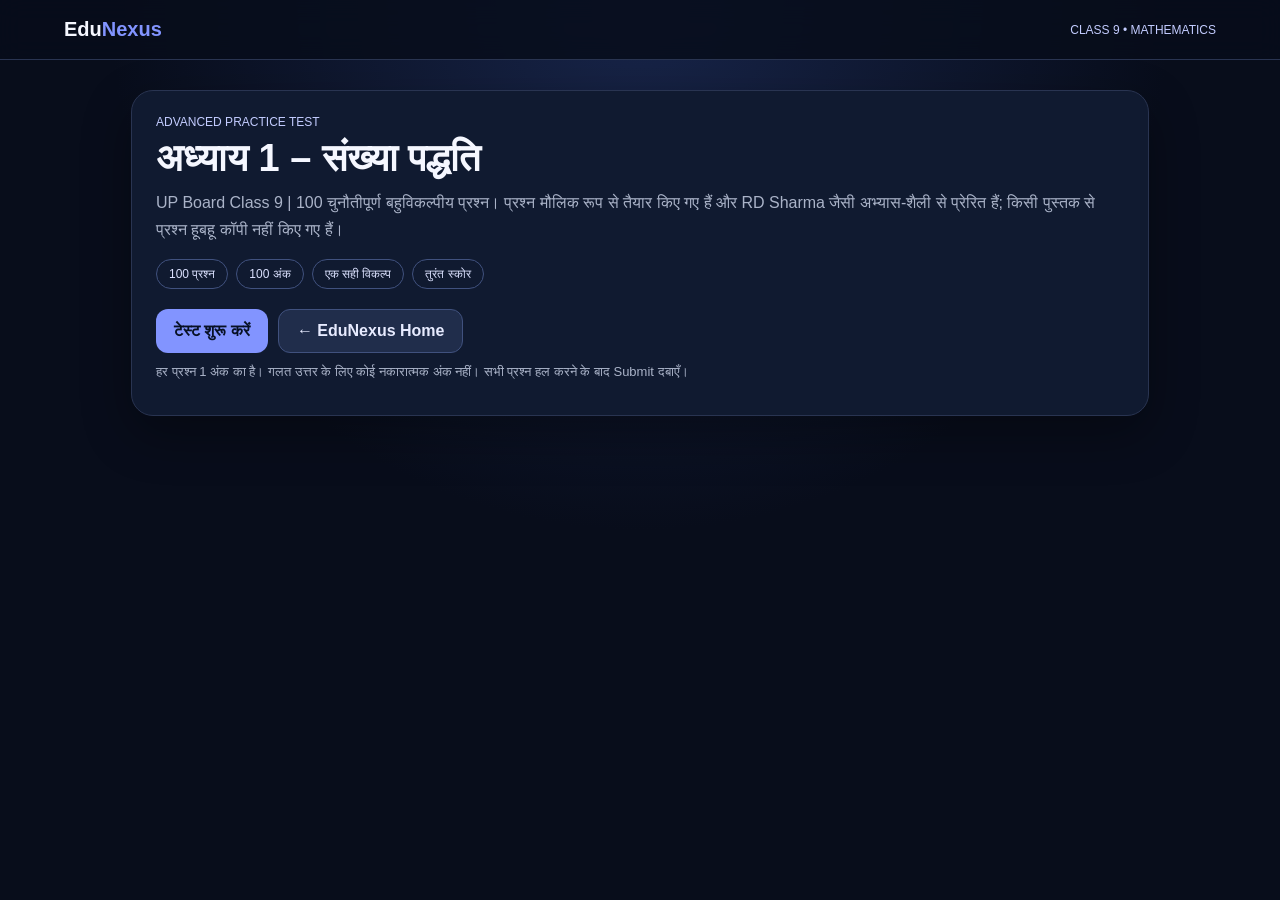
<file: class9-maths-ch1-quiz.html>
<!DOCTYPE html>
<html lang="hi">
<head>
<meta charset="UTF-8">
<meta name="viewport" content="width=device-width, initial-scale=1.0">
<meta name="theme-color" content="#080d1b">
<title>EduNexus | Class 9 Maths Chapter 1 Quiz</title>
<style>
:root{--bg:#080d1b;--panel:#111a2e;--line:#293451;--text:#f5f7ff;--muted:#aab3c8;--accent:#8294ff;--good:#20c997;--bad:#ff6577}
*{box-sizing:border-box}body{margin:0;background:radial-gradient(circle at top,#18254a 0,#080d1b 48%);color:var(--text);font-family:Arial,"Noto Sans Devanagari",sans-serif;min-height:100vh}
header{padding:18px 5%;border-bottom:1px solid var(--line);display:flex;justify-content:space-between;align-items:center;gap:12px;background:#080d1bdd;position:sticky;top:0;z-index:5;backdrop-filter:blur(12px)}
.brand{font-weight:900;font-size:20px}.brand span{color:var(--accent)}.tag{color:#c3ccff;font-size:12px}
.wrap{max-width:1050px;margin:30px auto;padding:0 16px 50px}
.hero,.quiz-card,.result-card{background:#101a30;border:1px solid var(--line);border-radius:22px;padding:24px;box-shadow:0 18px 50px #0005}
.hero h1{font-size:clamp(24px,5vw,38px);margin:8px 0}.hero p{color:var(--muted);line-height:1.7;margin:8px 0}
.pills{display:flex;flex-wrap:wrap;gap:8px;margin-top:16px}.pill{border:1px solid #40517e;border-radius:30px;padding:7px 12px;color:#dce2ff;font-size:12px}
.actions{display:flex;gap:10px;flex-wrap:wrap;margin-top:20px}
button{font:inherit}.btn{border:0;border-radius:12px;padding:12px 18px;background:var(--accent);color:#071024;font-weight:800;cursor:pointer}.btn.secondary{background:#202d4b;color:#e7ebff;border:1px solid #40517e}.btn:disabled{opacity:.45;cursor:not-allowed}
.hidden{display:none!important}
.topline{display:flex;justify-content:space-between;gap:12px;align-items:center;color:var(--muted);font-size:13px;margin-bottom:14px;flex-wrap:wrap}
.progress{height:8px;background:#26324d;border-radius:20px;overflow:hidden;margin:10px 0 20px}.progress span{height:100%;display:block;width:0;background:linear-gradient(90deg,#667bff,#9d7bff);transition:width .2s}
.qnumber{color:#aebcff;font-weight:800;font-size:13px}.question{font-size:clamp(18px,3vw,23px);line-height:1.65;margin:12px 0 22px}
.options{display:grid;gap:12px}.option{display:flex;gap:12px;align-items:flex-start;padding:14px;border:1px solid #34415f;background:#0c1426;border-radius:13px;cursor:pointer;line-height:1.5}
.option:hover{border-color:var(--accent)}.option.selected{border-color:var(--accent);background:#202d50}.option input{accent-color:#8294ff;margin-top:4px;transform:scale(1.15)}
.nav{display:flex;justify-content:space-between;gap:10px;margin-top:22px;flex-wrap:wrap}
.palette{display:flex;flex-wrap:wrap;gap:7px;margin-top:22px}.pnum{width:35px;height:35px;border-radius:9px;border:1px solid #3b4866;background:#0c1426;color:#eaf0ff;cursor:pointer}.pnum.done{background:#244d49;border-color:#20c997}.pnum.current{outline:2px solid var(--accent)}
.note{color:var(--muted);font-size:13px;line-height:1.6}
.result-score{font-size:52px;font-weight:900;color:#b8c3ff;margin:10px 0}.stats{display:grid;grid-template-columns:repeat(4,1fr);gap:10px;margin:20px 0}.stat{background:#0b1427;border:1px solid var(--line);border-radius:14px;padding:14px;text-align:center}.stat strong{display:block;font-size:24px}.stat small{color:var(--muted)}
.review-item{border:1px solid var(--line);border-radius:14px;padding:15px;margin:12px 0;background:#0b1427}.correct{color:var(--good)}.wrong{color:var(--bad)}
@media(max-width:600px){header{padding:14px}.brand{font-size:17px}.hero,.quiz-card,.result-card{padding:17px}.stats{grid-template-columns:repeat(2,1fr)}.nav .btn{flex:1}.pnum{width:32px;height:32px}}
</style>
</head>
<body>
<header><div class="brand">Edu<span>Nexus</span></div><div class="tag">CLASS 9 • MATHEMATICS</div></header>
<main class="wrap">
<section class="hero" id="intro">
  <div class="tag">ADVANCED PRACTICE TEST</div>
  <h1>अध्याय 1 – संख्या पद्धति</h1>
  <p>UP Board Class 9 | 100 चुनौतीपूर्ण बहुविकल्पीय प्रश्न। प्रश्न मौलिक रूप से तैयार किए गए हैं और RD Sharma जैसी अभ्यास-शैली से प्रेरित हैं; किसी पुस्तक से प्रश्न हूबहू कॉपी नहीं किए गए हैं।</p>
  <div class="pills"><span class="pill">100 प्रश्न</span><span class="pill">100 अंक</span><span class="pill">एक सही विकल्प</span><span class="pill">तुरंत स्कोर</span></div>
  <div class="actions"><button class="btn" id="startBtn">टेस्ट शुरू करें</button><button class="btn secondary" id="backBtn">← EduNexus Home</button></div>
  <p class="note">हर प्रश्न 1 अंक का है। गलत उत्तर के लिए कोई नकारात्मक अंक नहीं। सभी प्रश्न हल करने के बाद Submit दबाएँ।</p>
</section>
<section class="quiz-card hidden" id="quiz">
  <div class="topline"><span id="counter">प्रश्न 1 / 100</span><span id="answered">हल किए: 0 / 100</span><span id="timer">समय: 00:00</span></div>
  <div class="progress"><span id="progressBar"></span></div>
  <div class="qnumber" id="qnum">QUESTION 01</div>
  <div class="question" id="questionText"></div>
  <div class="options" id="options"></div>
  <div class="nav"><button class="btn secondary" id="prevBtn">← पिछला</button><button class="btn secondary" id="nextBtn">अगला →</button><button class="btn" id="submitBtn">टेस्ट जमा करें</button></div>
  <div class="palette" id="palette"></div>
  <p class="note">हरे रंग का नंबर = उत्तर चुना गया। किसी भी नंबर पर टैप करके उस प्रश्न पर जा सकते हैं।</p>
</section>
<section class="result-card hidden" id="result">
  <div class="tag">TEST COMPLETED</div><h1>आपका परिणाम</h1><div class="result-score" id="scoreText">0 / 100</div>
  <p id="resultMessage"></p>
  <div class="stats">
    <div class="stat"><strong id="correctCount" class="correct">0</strong><small>सही</small></div>
    <div class="stat"><strong id="wrongCount" class="wrong">0</strong><small>गलत</small></div>
    <div class="stat"><strong id="skipCount">0</strong><small>छोड़े</small></div>
    <div class="stat"><strong id="percentCount">0%</strong><small>प्रतिशत</small></div>
  </div>
  <p class="note" id="timeTaken"></p>
  <div class="actions"><button class="btn" id="reviewBtn">उत्तर और समाधान देखें</button><button class="btn secondary" id="retryBtn">फिर से टेस्ट दें</button><button class="btn secondary" id="homeBtn">EduNexus Home</button></div>
  <div id="review" class="hidden"></div>
</section>
</main>
<script>
const questions = [{"q": "निम्न में से किस परिमेय संख्या का दशमलव प्रसार सांत है?", "options": ["7/40", "7/45", "7/60", "7/28"], "answer": 0, "explanation": "40 = 2³×5; सरल रूप में हर के अभाज्य गुणनखंड केवल 2 और 5 हैं।"}, {"q": "निम्न में से किस परिमेय संख्या का दशमलव प्रसार सांत है?", "options": ["13/125", "13/150", "13/175", "13/210"], "answer": 0, "explanation": "125 = 5³, इसलिए दशमलव प्रसार सांत है।"}, {"q": "निम्न में से किस परिमेय संख्या का दशमलव प्रसार सांत है?", "options": ["21/80", "21/84", "21/90", "21/110"], "answer": 0, "explanation": "80 = 2⁴×5; हर में 2 और 5 के अलावा कोई अभाज्य गुणनखंड नहीं है।"}, {"q": "निम्न में से किस परिमेय संख्या का दशमलव प्रसार सांत है?", "options": ["17/200", "17/210", "17/225", "17/270"], "answer": 0, "explanation": "200 = 2³×5², इसलिए दशमलव प्रसार सांत है।"}, {"q": "निम्न में से किस परिमेय संख्या का दशमलव प्रसार सांत है?", "options": ["29/32", "29/33", "29/35", "29/42"], "answer": 0, "explanation": "32 = 2⁵; दशमलव प्रसार सांत है।"}, {"q": "निम्न में से किस परिमेय संख्या का दशमलव प्रसार सांत है?", "options": ["37/250", "37/270", "37/280", "37/330"], "answer": 0, "explanation": "250 = 2×5³, इसलिए दशमलव प्रसार सांत है।"}, {"q": "निम्न में से किस परिमेय संख्या का दशमलव प्रसार सांत है?", "options": ["19/64", "19/66", "19/70", "19/84"], "answer": 0, "explanation": "64 = 2⁶; हर में केवल 2 का गुणनखंड है।"}, {"q": "निम्न में से किस परिमेय संख्या का दशमलव प्रसार सांत है?", "options": ["31/500", "31/525", "31/540", "31/550"], "answer": 0, "explanation": "500 = 2²×5³, इसलिए दशमलव प्रसार सांत है।"}, {"q": "निम्न में से किस परिमेय संख्या का दशमलव प्रसार सांत है?", "options": ["23/160", "23/165", "23/175", "23/180"], "answer": 0, "explanation": "160 = 2⁵×5; दशमलव प्रसार सांत है।"}, {"q": "निम्न में से किस परिमेय संख्या का दशमलव प्रसार सांत है?", "options": ["41/625", "41/630", "41/660", "41/675"], "answer": 0, "explanation": "625 = 5⁴, इसलिए दशमलव प्रसार सांत है।"}, {"q": "3/8 का दशमलव प्रसार क्या होगा?", "options": ["0.375", "0.385", "0.325", "0.357"], "answer": 0, "explanation": "3 ÷ 8 = 0.375।"}, {"q": "7/20 का दशमलव प्रसार क्या होगा?", "options": ["0.35", "0.7", "0.035", "0.375"], "answer": 0, "explanation": "7 ÷ 20 = 0.35।"}, {"q": "11/25 का दशमलव प्रसार क्या होगा?", "options": ["0.44", "0.404", "0.45", "0.14"], "answer": 0, "explanation": "11/25 = 44/100 = 0.44।"}, {"q": "13/40 का दशमलव प्रसार क्या होगा?", "options": ["0.325", "0.3125", "0.35", "0.3025"], "answer": 0, "explanation": "13 ÷ 40 = 0.325।"}, {"q": "17/50 का दशमलव प्रसार क्या होगा?", "options": ["0.34", "0.304", "0.35", "0.17"], "answer": 0, "explanation": "17/50 = 34/100 = 0.34।"}, {"q": "9/16 का दशमलव प्रसार क्या होगा?", "options": ["0.5625", "0.5652", "0.625", "0.5525"], "answer": 0, "explanation": "9 ÷ 16 = 0.5625।"}, {"q": "7/125 का दशमलव प्रसार क्या होगा?", "options": ["0.056", "0.075", "0.0056", "0.56"], "answer": 0, "explanation": "7/125 = 56/1000 = 0.056।"}, {"q": "19/80 का दशमलव प्रसार क्या होगा?", "options": ["0.2375", "0.2357", "0.275", "0.02375"], "answer": 0, "explanation": "19 ÷ 80 = 0.2375।"}, {"q": "23/200 का दशमलव प्रसार क्या होगा?", "options": ["0.115", "0.105", "0.125", "0.0115"], "answer": 0, "explanation": "23/200 = 115/1000 = 0.115।"}, {"q": "29/250 का दशमलव प्रसार क्या होगा?", "options": ["0.116", "0.106", "0.126", "0.0116"], "answer": 0, "explanation": "29/250 = 116/1000 = 0.116।"}, {"q": "निम्नलिखित का सरलतम surd रूप ज्ञात कीजिए: √72", "options": ["6√2", "4√3", "5√3", "8√2"], "answer": 0, "explanation": "72 = 36×2, अतः √72 = 6√2।"}, {"q": "निम्नलिखित का सरलतम surd रूप ज्ञात कीजिए: √108", "options": ["6√3", "3√6", "9√2", "12√3"], "answer": 0, "explanation": "108 = 36×3, अतः √108 = 6√3।"}, {"q": "निम्नलिखित का सरलतम surd रूप ज्ञात कीजिए: √200", "options": ["10√2", "5√10", "20√2", "8√3"], "answer": 0, "explanation": "200 = 100×2, अतः √200 = 10√2।"}, {"q": "निम्नलिखित का सरलतम surd रूप ज्ञात कीजिए: √147", "options": ["7√3", "3√7", "21√3", "7√7"], "answer": 0, "explanation": "147 = 49×3, अतः √147 = 7√3।"}, {"q": "निम्नलिखित का सरलतम surd रूप ज्ञात कीजिए: √245", "options": ["7√5", "5√7", "14√5", "7√7"], "answer": 0, "explanation": "245 = 49×5, अतः √245 = 7√5।"}, {"q": "निम्नलिखित का सरलतम surd रूप ज्ञात कीजिए: √320", "options": ["8√5", "4√10", "16√5", "5√8"], "answer": 0, "explanation": "320 = 64×5, अतः √320 = 8√5।"}, {"q": "निम्नलिखित का सरलतम surd रूप ज्ञात कीजिए: √432", "options": ["12√3", "6√6", "18√2", "9√3"], "answer": 0, "explanation": "432 = 144×3, अतः √432 = 12√3।"}, {"q": "निम्नलिखित का सरलतम surd रूप ज्ञात कीजिए: √500", "options": ["10√5", "5√10", "25√2", "20√5"], "answer": 0, "explanation": "500 = 100×5, अतः √500 = 10√5।"}, {"q": "निम्नलिखित का सरलतम surd रूप ज्ञात कीजिए: √675", "options": ["15√3", "5√15", "25√3", "9√5"], "answer": 0, "explanation": "675 = 225×3, अतः √675 = 15√3।"}, {"q": "निम्नलिखित का सरलतम surd रूप ज्ञात कीजिए: √768", "options": ["16√3", "8√6", "12√4", "24√2"], "answer": 0, "explanation": "768 = 256×3, अतः √768 = 16√3।"}, {"q": "(√13 + √4)(√13 − √4) का मान क्या है?", "options": ["9", "17", "-9", "52"], "answer": 0, "explanation": "(x+y)(x−y)=x²−y²; इसलिए उत्तर 13−4 = 9 है।"}, {"q": "(√17 + √8)(√17 − √8) का मान क्या है?", "options": ["9", "25", "-9", "136"], "answer": 0, "explanation": "(x+y)(x−y)=x²−y²; इसलिए उत्तर 17−8 = 9 है।"}, {"q": "(√21 + √5)(√21 − √5) का मान क्या है?", "options": ["16", "26", "-16", "105"], "answer": 0, "explanation": "(x+y)(x−y)=x²−y²; इसलिए उत्तर 21−5 = 16 है।"}, {"q": "(√29 + √12)(√29 − √12) का मान क्या है?", "options": ["17", "41", "-17", "348"], "answer": 0, "explanation": "(x+y)(x−y)=x²−y²; इसलिए उत्तर 29−12 = 17 है।"}, {"q": "(√31 + √7)(√31 − √7) का मान क्या है?", "options": ["24", "38", "-24", "217"], "answer": 0, "explanation": "(x+y)(x−y)=x²−y²; इसलिए उत्तर 31−7 = 24 है।"}, {"q": "(√40 + √11)(√40 − √11) का मान क्या है?", "options": ["29", "51", "-29", "440"], "answer": 0, "explanation": "(x+y)(x−y)=x²−y²; इसलिए उत्तर 40−11 = 29 है।"}, {"q": "(√45 + √16)(√45 − √16) का मान क्या है?", "options": ["29", "61", "-29", "720"], "answer": 0, "explanation": "(x+y)(x−y)=x²−y²; इसलिए उत्तर 45−16 = 29 है।"}, {"q": "(√50 + √19)(√50 − √19) का मान क्या है?", "options": ["31", "69", "-31", "950"], "answer": 0, "explanation": "(x+y)(x−y)=x²−y²; इसलिए उत्तर 50−19 = 31 है।"}, {"q": "(√61 + √24)(√61 − √24) का मान क्या है?", "options": ["37", "85", "-37", "1464"], "answer": 0, "explanation": "(x+y)(x−y)=x²−y²; इसलिए उत्तर 61−24 = 37 है।"}, {"q": "(√73 + √28)(√73 − √28) का मान क्या है?", "options": ["45", "101", "-45", "2044"], "answer": 0, "explanation": "(x+y)(x−y)=x²−y²; इसलिए उत्तर 73−28 = 45 है।"}, {"q": "1/√2 का हर परिमेय करने पर क्या प्राप्त होगा?", "options": ["√2/2", "1/2", "√2", "2/√2"], "answer": 0, "explanation": "अंश और हर दोनों को √2 से गुणा करें: 1/√2 = √2/2।"}, {"q": "1/√3 का हर परिमेय करने पर क्या प्राप्त होगा?", "options": ["√3/3", "1/3", "√3", "3/√3"], "answer": 0, "explanation": "अंश और हर दोनों को √3 से गुणा करें: 1/√3 = √3/3।"}, {"q": "1/√5 का हर परिमेय करने पर क्या प्राप्त होगा?", "options": ["√5/5", "1/5", "√5", "5/√5"], "answer": 0, "explanation": "अंश और हर दोनों को √5 से गुणा करें: 1/√5 = √5/5।"}, {"q": "1/√6 का हर परिमेय करने पर क्या प्राप्त होगा?", "options": ["√6/6", "1/6", "√6", "6/√6"], "answer": 0, "explanation": "अंश और हर दोनों को √6 से गुणा करें: 1/√6 = √6/6।"}, {"q": "1/√7 का हर परिमेय करने पर क्या प्राप्त होगा?", "options": ["√7/7", "1/7", "√7", "7/√7"], "answer": 0, "explanation": "अंश और हर दोनों को √7 से गुणा करें: 1/√7 = √7/7।"}, {"q": "1/√10 का हर परिमेय करने पर क्या प्राप्त होगा?", "options": ["√10/10", "1/10", "√10", "10/√10"], "answer": 0, "explanation": "अंश और हर दोनों को √10 से गुणा करें: 1/√10 = √10/10।"}, {"q": "1/√11 का हर परिमेय करने पर क्या प्राप्त होगा?", "options": ["√11/11", "1/11", "√11", "11/√11"], "answer": 0, "explanation": "अंश और हर दोनों को √11 से गुणा करें: 1/√11 = √11/11।"}, {"q": "1/√13 का हर परिमेय करने पर क्या प्राप्त होगा?", "options": ["√13/13", "1/13", "√13", "13/√13"], "answer": 0, "explanation": "अंश और हर दोनों को √13 से गुणा करें: 1/√13 = √13/13।"}, {"q": "1/√15 का हर परिमेय करने पर क्या प्राप्त होगा?", "options": ["√15/15", "1/15", "√15", "15/√15"], "answer": 0, "explanation": "अंश और हर दोनों को √15 से गुणा करें: 1/√15 = √15/15।"}, {"q": "1/√17 का हर परिमेय करने पर क्या प्राप्त होगा?", "options": ["√17/17", "1/17", "√17", "17/√17"], "answer": 0, "explanation": "अंश और हर दोनों को √17 से गुणा करें: 1/√17 = √17/17।"}, {"q": "सरल कीजिए: 2³ × 2⁵ ÷ 2⁴", "options": ["2⁴", "2²", "2⁸", "2¹²"], "answer": 0, "explanation": "समान आधार पर घातें जोड़ें और घटाएँ: 3+5−4=4।"}, {"q": "सरल कीजिए: 3⁷ ÷ 3² × 3⁻³", "options": ["3²", "3⁸", "3⁴", "3⁻²"], "answer": 0, "explanation": "7−2−3=2, इसलिए मान 3² है।"}, {"q": "सरल कीजिए: 5⁴ × 5⁻⁶ ÷ 5⁻³", "options": ["5¹", "5⁻⁵", "5⁷", "5⁻¹"], "answer": 0, "explanation": "4−6−(−3)=1, इसलिए उत्तर 5¹ है।"}, {"q": "सरल कीजिए: (2³)⁴ ÷ 2⁸", "options": ["2⁴", "2²", "2¹²", "2²⁰"], "answer": 0, "explanation": "घात की घात में 3×4=12; फिर 12−8=4।"}, {"q": "सरल कीजिए: (3² × 3⁻⁵)⁻¹", "options": ["3³", "3⁻³", "3⁷", "3⁻⁷"], "answer": 0, "explanation": "भीतर घात 2−5=−3; व्युत्क्रम लेने पर 3³।"}, {"q": "सरल कीजिए: 10⁻² × 10⁵ ÷ 10", "options": ["10²", "10³", "10⁴", "10⁻⁸"], "answer": 0, "explanation": "−2+5−1=2।"}, {"q": "सरल कीजिए: (4²)³ ÷ 4⁴", "options": ["4²", "4⁶", "4¹⁰", "4⁻²"], "answer": 0, "explanation": "2×3−4=2।"}, {"q": "सरल कीजिए: 7⁰ + 7⁻¹ × 7", "options": ["2", "8", "7", "1"], "answer": 0, "explanation": "7⁰=1 और 7⁻¹×7=1; योग 2।"}, {"q": "सरल कीजिए: (2⁻²)⁻³", "options": ["2⁶", "2⁻⁶", "2⁵", "2⁻⁵"], "answer": 0, "explanation": "घातें गुणा होंगी: (−2)(−3)=6।"}, {"q": "सरल कीजिए: (5³ ÷ 5⁻²) ÷ 5⁴", "options": ["5¹", "5⁹", "5⁻³", "5⁻¹"], "answer": 0, "explanation": "3−(−2)−4=1।"}, {"q": "संख्या √2 + √8 किस प्रकार की है?", "options": ["अपरिमेय", "परिमेय", "पूर्णांक", "प्राकृतिक"], "answer": 0, "explanation": "√8=2√2, अतः योग 3√2 है जो अपरिमेय है।"}, {"q": "संख्या √3 × √12 किस प्रकार की है?", "options": ["परिमेय", "अपरिमेय", "पूर्णांक नहीं", "अपरिभाषित"], "answer": 0, "explanation": "√36=6, जो परिमेय है।"}, {"q": "संख्या (√5)² + 1/2 किस प्रकार की है?", "options": ["परिमेय", "अपरिमेय", "पूर्णांक", "प्राकृतिक"], "answer": 0, "explanation": "5+1/2=11/2, परिमेय।"}, {"q": "संख्या √7 − √7 किस प्रकार की है?", "options": ["परिमेय", "अपरिमेय", "अपरिभाषित", "प्राकृतिक"], "answer": 0, "explanation": "किसी संख्या में से वही संख्या घटाने पर 0 मिलता है।"}, {"q": "संख्या 2 + √11 किस प्रकार की है?", "options": ["अपरिमेय", "परिमेय", "पूर्णांक", "प्राकृतिक"], "answer": 0, "explanation": "परिमेय और अपरिमेय का योग अपरिमेय होता है।"}, {"q": "संख्या √18/√2 किस प्रकार की है?", "options": ["परिमेय", "अपरिमेय", "अपरिभाषित", "ऋणात्मक"], "answer": 0, "explanation": "√(18/2)=√9=3।"}, {"q": "संख्या 0.101001000100001… किस प्रकार की है?", "options": ["अपरिमेय", "परिमेय", "पूर्णांक", "प्राकृतिक"], "answer": 0, "explanation": "दशमलव अनंत है और आवर्ती नहीं है।"}, {"q": "संख्या 0.272727… किस प्रकार की है?", "options": ["परिमेय", "अपरिमेय", "प्राकृतिक", "पूर्णांक"], "answer": 0, "explanation": "आवर्ती दशमलव को भिन्न में लिखा जा सकता है।"}, {"q": "संख्या √49 + √64 किस प्रकार की है?", "options": ["परिमेय", "अपरिमेय", "अपरिभाषित", "ऋणात्मक"], "answer": 0, "explanation": "7+8=15, जो परिमेय है।"}, {"q": "संख्या √6 × √24 किस प्रकार की है?", "options": ["परिमेय", "अपरिमेय", "अपरिभाषित", "शून्य"], "answer": 0, "explanation": "√144=12, जो परिमेय है।"}, {"q": "√50 और 7 में कौन बड़ा है?", "options": ["√50", "7", "दोनों बराबर", "निर्णय नहीं"], "answer": 0, "explanation": "√50 ≈ 7.071, इसलिए √50 बड़ा है।"}, {"q": "√80 और 9 में कौन छोटा है?", "options": ["9", "√80", "दोनों बराबर", "निर्णय नहीं"], "answer": 0, "explanation": "√80 ≈ 8.944, इसलिए 9 बड़ा है।"}, {"q": "√0.04 का मान क्या है?", "options": ["0.2", "0.02", "2", "0.4"], "answer": 0, "explanation": "0.2² = 0.04।"}, {"q": "√1.44 का मान क्या है?", "options": ["1.2", "12", "0.12", "2.4"], "answer": 0, "explanation": "1.2² = 1.44।"}, {"q": "√(121/169) का मान क्या है?", "options": ["11/13", "13/11", "121/13", "11/169"], "answer": 0, "explanation": "√121/√169 = 11/13।"}, {"q": "√(0.0009) का मान क्या है?", "options": ["0.03", "0.3", "0.003", "0.09"], "answer": 0, "explanation": "0.03² = 0.0009।"}, {"q": "√(225/400) का सरलतम मान क्या है?", "options": ["3/4", "15/20", "5/4", "4/3"], "answer": 0, "explanation": "15/20 को सरल करने पर 3/4।"}, {"q": "√2 का मान किन दो पूर्णांकों के बीच है?", "options": ["1 और 2", "2 और 3", "0 और 1", "3 और 4"], "answer": 0, "explanation": "1² < 2 < 2², इसलिए √2, 1 और 2 के बीच है।"}, {"q": "√15 का मान किन दो पूर्णांकों के बीच है?", "options": ["3 और 4", "2 और 3", "4 और 5", "1 और 2"], "answer": 0, "explanation": "3²=9 < 15 < 16=4²।"}, {"q": "√63 का मान किन दो पूर्णांकों के बीच है?", "options": ["7 और 8", "6 और 7", "8 और 9", "5 और 6"], "answer": 0, "explanation": "7²=49 < 63 < 64=8²।"}, {"q": "1/(3+√2) का हर परिमेय करने पर सही रूप कौन-सा है?", "options": ["(3−√2)/7", "(3+√2)/7", "(3−√2)/11", "1/(3−√2)"], "answer": 0, "explanation": "सहयुक्त से गुणा करें: (3−√2)/(9−2) = (3−√2)/7।"}, {"q": "1/(4+√3) का हर परिमेय करने पर सही रूप कौन-सा है?", "options": ["(4−√3)/13", "(4+√3)/13", "(4−√3)/19", "1/(4−√3)"], "answer": 0, "explanation": "सहयुक्त से गुणा करने पर हर 16−3=13 होगा।"}, {"q": "1/(5+√2) का हर परिमेय करने पर सही रूप कौन-सा है?", "options": ["(5−√2)/23", "(5+√2)/23", "(5−√2)/27", "1/(5−√2)"], "answer": 0, "explanation": "हर 25−2=23।"}, {"q": "1/(6+√5) का हर परिमेय करने पर सही रूप कौन-सा है?", "options": ["(6−√5)/31", "(6+√5)/31", "(6−√5)/41", "1/(6−√5)"], "answer": 0, "explanation": "हर 36−5=31।"}, {"q": "1/(7+√3) का हर परिमेय करने पर सही रूप कौन-सा है?", "options": ["(7−√3)/46", "(7+√3)/46", "(7−√3)/52", "1/(7−√3)"], "answer": 0, "explanation": "हर 49−3=46।"}, {"q": "1/(8+√7) का हर परिमेय करने पर सही रूप कौन-सा है?", "options": ["(8−√7)/57", "(8+√7)/57", "(8−√7)/71", "1/(8−√7)"], "answer": 0, "explanation": "हर 64−7=57।"}, {"q": "1/(9+√5) का हर परिमेय करने पर सही रूप कौन-सा है?", "options": ["(9−√5)/76", "(9+√5)/76", "(9−√5)/86", "1/(9−√5)"], "answer": 0, "explanation": "हर 81−5=76।"}, {"q": "1/(10+√6) का हर परिमेय करने पर सही रूप कौन-सा है?", "options": ["(10−√6)/94", "(10+√6)/94", "(10−√6)/106", "1/(10−√6)"], "answer": 0, "explanation": "हर 100−6=94।"}, {"q": "1/(11+√7) का हर परिमेय करने पर सही रूप कौन-सा है?", "options": ["(11−√7)/114", "(11+√7)/114", "(11−√7)/128", "1/(11−√7)"], "answer": 0, "explanation": "हर 121−7=114।"}, {"q": "1/(12+√8) का हर परिमेय करने पर सही रूप कौन-सा है?", "options": ["(12−√8)/136", "(12+√8)/136", "(12−√8)/152", "1/(12−√8)"], "answer": 0, "explanation": "हर 144−8=136।"}, {"q": "यदि x = √3 + √2, तो x² का मान क्या है?", "options": ["5 + 2√6", "5 + √6", "6 + 2√5", "1 + 2√6"], "answer": 0, "explanation": "(√3+√2)²=3+2+2√6=5+2√6।"}, {"q": "यदि a = √5 − √2, तो a(√5 + √2) का मान क्या है?", "options": ["3", "7", "√10", "5−2√10"], "answer": 0, "explanation": "अंतर के वर्ग: 5−2=3।"}, {"q": "(√3 + 1)/(√3 − 1) का परिमेयीकृत सरल रूप क्या है?", "options": ["2 + √3", "2 − √3", "√3 + 1", "3 + √3"], "answer": 0, "explanation": "सहयुक्त से गुणा: (√3+1)²/(3−1)=(4+2√3)/2=2+√3।"}, {"q": "यदि 2ˣ = 1/32, तो x का मान क्या है?", "options": ["−5", "5", "−4", "4"], "answer": 0, "explanation": "1/32=2⁻⁵, इसलिए x=−5।"}, {"q": "यदि 9ˣ = 27, तो x का मान क्या है?", "options": ["3/2", "2/3", "1/2", "3"], "answer": 0, "explanation": "9=3² और 27=3³; 2x=3, x=3/2।"}, {"q": "यदि 16ˣ = 8, तो x का मान क्या है?", "options": ["3/4", "4/3", "2/3", "1/2"], "answer": 0, "explanation": "2⁴ˣ=2³, इसलिए 4x=3 और x=3/4।"}, {"q": "(√5 + √3)² − (√5 − √3)² का मान क्या है?", "options": ["4√15", "2√15", "8√15", "16"], "answer": 0, "explanation": "पहचान से अंतर = 4√(5×3)=4√15।"}, {"q": "यदि √x = 5/3, तो x का मान क्या है?", "options": ["25/9", "5/9", "9/25", "10/3"], "answer": 0, "explanation": "दोनों पक्षों का वर्ग: x=25/9।"}, {"q": "(2 + √3)(2 − √3) + √49 का मान क्या है?", "options": ["8", "4", "7", "1"], "answer": 0, "explanation": "पहला गुणनफल 2²−(√3)² = 4−3 = 1; फिर 1+√49 = 1+7 = 8।"}, {"q": "(√7 + √2)(√7 − √2) + √16 का मान क्या है?", "options": ["9", "5", "11", "7"], "answer": 0, "explanation": "सहयुक्तों का गुणनफल 7−2=5 और √16=4; कुल 5+4=9।"}];
let current=0, answers=Array(questions.length).fill(null), startedAt=0, elapsed=0, timerHandle=null, submitted=false;
const $=id=>document.getElementById(id);
function formatTime(s){return String(Math.floor(s/60)).padStart(2,"0")+":"+String(s%60).padStart(2,"0")}
function showQuestion(){
  const q=questions[current];
  $("counter").textContent=`प्रश्न ${current+1} / ${questions.length}`;
  $("qnum").textContent=`QUESTION ${String(current+1).padStart(2,"0")}`;
  $("questionText").textContent=q.q;
  $("answered").textContent=`हल किए: ${answers.filter(x=>x!==null).length} / ${questions.length}`;
  $("progressBar").style.width=((current+1)/questions.length*100)+"%";
  $("options").innerHTML="";
  q.options.forEach((op,i)=>{
    const label=document.createElement("label"); label.className="option"+(answers[current]===i?" selected":"");
    const radio=document.createElement("input");radio.type="radio";radio.name="answer";radio.checked=answers[current]===i;
    radio.addEventListener("change",()=>{answers[current]=i;showQuestion()});
    const span=document.createElement("span");span.textContent=`${"ABCD"[i]}. ${op}`;
    label.append(radio,span);$("options").append(label);
  });
  $("prevBtn").disabled=current===0;
  $("nextBtn").disabled=current===questions.length-1;
  $("palette").innerHTML="";
  questions.forEach((_,i)=>{const b=document.createElement("button");b.className="pnum"+(answers[i]!==null?" done":"")+(i===current?" current":"");b.textContent=i+1;b.title="प्रश्न "+(i+1);b.onclick=()=>{current=i;showQuestion()};$("palette").append(b)});
}
function startTest(){
  current=0;answers=Array(questions.length).fill(null);submitted=false;elapsed=0;startedAt=Date.now();
  $("intro").classList.add("hidden");$("result").classList.add("hidden");$("quiz").classList.remove("hidden");
  clearInterval(timerHandle);timerHandle=setInterval(()=>{$("timer").textContent="समय: "+formatTime(Math.floor((Date.now()-startedAt)/1000))},1000);
  showQuestion();
}
function submitTest(){
  if(submitted)return;
  const blank=answers.filter(x=>x===null).length;
  if(blank && !confirm(`${blank} प्रश्न अनुत्तरित हैं। क्या टेस्ट जमा करना है?`))return;
  submitted=true;clearInterval(timerHandle);elapsed=Math.floor((Date.now()-startedAt)/1000);
  const correct=answers.reduce((n,a,i)=>n+(a===questions[i].answer?1:0),0);
  const wrong=answers.filter(x=>x!==null).length-correct, skipped=questions.length-answers.filter(x=>x!==null).length;
  $("quiz").classList.add("hidden");$("result").classList.remove("hidden");
  $("scoreText").textContent=`${correct} / ${questions.length}`;
  $("correctCount").textContent=correct;$("wrongCount").textContent=wrong;$("skipCount").textContent=skipped;
  $("percentCount").textContent=correct+"%";$("timeTaken").textContent="कुल समय: "+formatTime(elapsed);
  $("resultMessage").textContent=correct>=90?"असाधारण प्रदर्शन!":correct>=75?"बहुत अच्छा प्रयास!":correct>=50?"अच्छा प्रयास। अभ्यास जारी रखें।":"अध्याय के concepts दोबारा पढ़ें और फिर प्रयास करें।";
}
function showReview(){
  const box=$("review");box.classList.toggle("hidden");
  $("reviewBtn").textContent=box.classList.contains("hidden")?"उत्तर और समाधान देखें":"समाधान छिपाएँ";
  if(!box.classList.contains("hidden")&&!box.dataset.ready){
    box.innerHTML="<h2>उत्तर समीक्षा</h2>"+questions.map((q,i)=>{
      const chosen=answers[i],ok=chosen===q.answer;
      return `<div class="review-item"><b>प्रश्न ${i+1}. ${q.q}</b><p class="${ok?"correct":"wrong"}">${chosen===null?"उत्तर नहीं दिया":(ok?"आपका उत्तर सही: ":"आपका उत्तर गलत: ")+" "+ "ABCD"[chosen]+". "+q.options[chosen]}</p><p class="correct">सही उत्तर: ${"ABCD"[q.answer]}. ${q.options[q.answer]}</p><p class="note">समाधान: ${q.explanation}</p></div>`;
    }).join("");
    box.dataset.ready="1";
  }
}
$("startBtn").onclick=startTest;$("prevBtn").onclick=()=>{if(current>0){current--;showQuestion()}};
$("nextBtn").onclick=()=>{if(current<questions.length-1){current++;showQuestion()}};
$("submitBtn").onclick=submitTest;$("reviewBtn").onclick=showReview;$("retryBtn").onclick=startTest;
$("backBtn").onclick=$("homeBtn").onclick=()=>location.href="index.html";
</script>
</body>
</html>
</file>
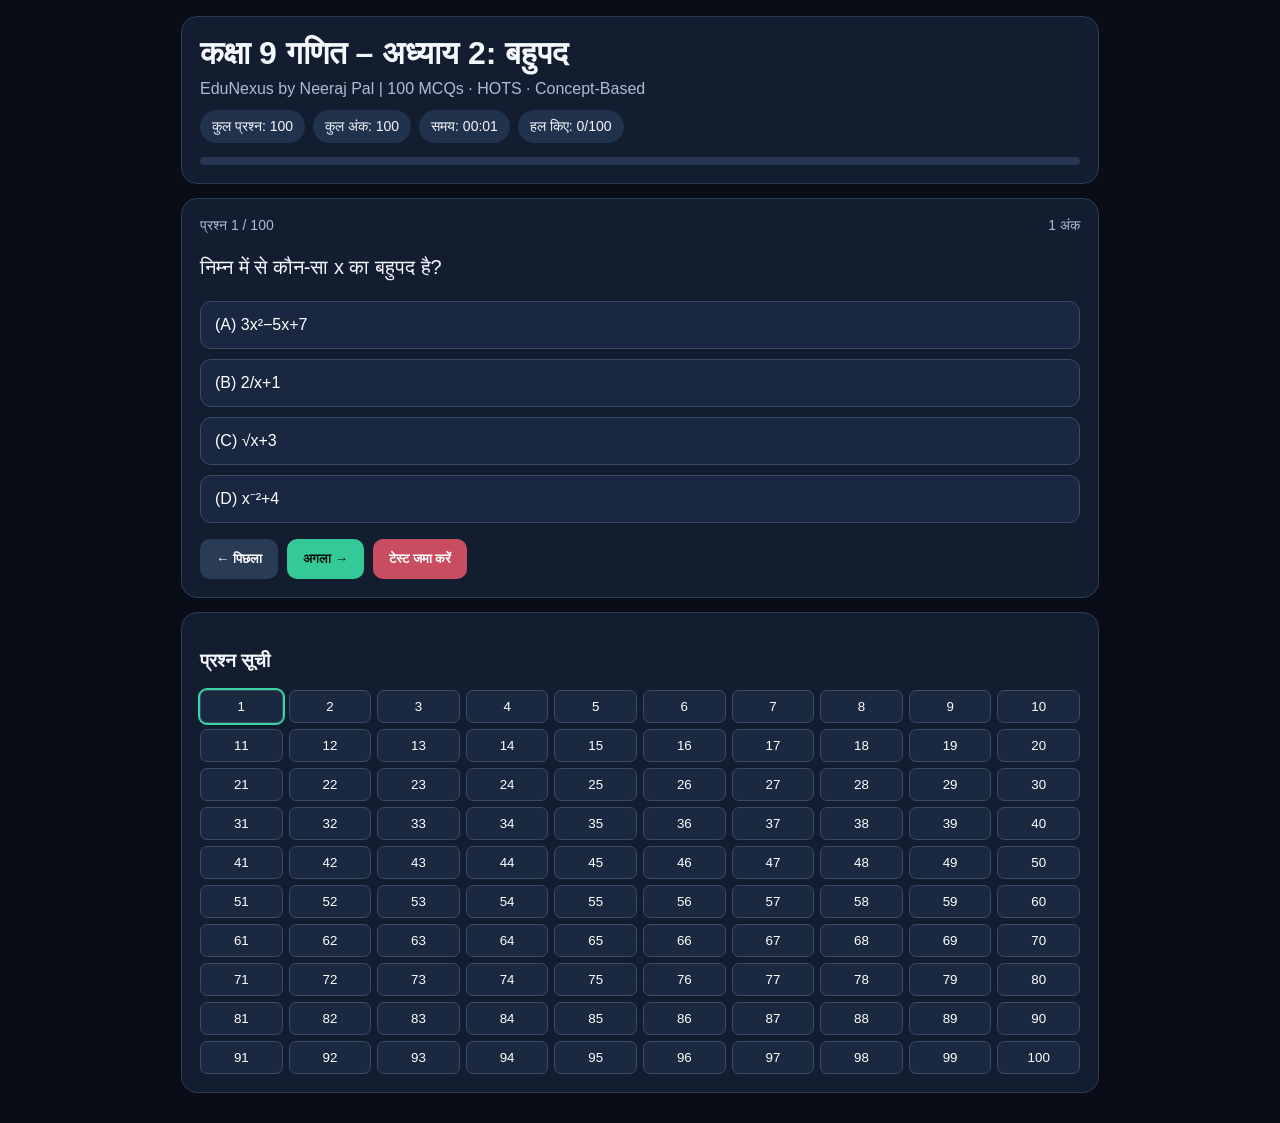
<file: class9-maths-ch2-polynomials-quiz.html>
<!doctype html><html lang="hi"><head><meta charset="utf-8"><meta name="viewport" content="width=device-width,initial-scale=1"><title>EduNexus Class 9 Maths Chapter 2 Quiz</title>
<style>
*{box-sizing:border-box}body{margin:0;background:#080d18;color:#f4f7fb;font-family:Arial,sans-serif}.wrap{max-width:950px;margin:auto;padding:16px}.panel{background:#121d30;border:1px solid #2b3c57;border-radius:16px;padding:18px;margin:0 0 14px}h1{font-size:clamp(22px,4vw,32px);margin:0 0 8px}.muted{color:#aebbd0}.stats{display:flex;gap:8px;flex-wrap:wrap;margin-top:12px}.pill{background:#21324c;border-radius:30px;padding:8px 12px;font-size:14px}.track{height:8px;background:#263650;border-radius:10px;margin-top:14px;overflow:hidden}.bar{height:100%;width:0;background:#36d5a2}.qrow{display:flex;justify-content:space-between;color:#aebbd0;font-size:14px}.question{font-size:20px;line-height:1.55;margin:18px 0}.opts{display:grid;gap:10px}.opt{padding:14px;text-align:left;border-radius:11px;border:1px solid #394b67;background:#192840;color:#fff;font-size:16px}.opt.sel{border:2px solid #36d5a2;background:#164039}.actions{display:flex;gap:9px;flex-wrap:wrap;margin-top:16px}button{cursor:pointer}.act{border:0;border-radius:10px;padding:12px 16px;background:#35c99a;color:#06150f;font-weight:bold}.alt{background:#2a3b56;color:white}.red{background:#c84d61;color:white}.grid{display:grid;grid-template-columns:repeat(10,1fr);gap:6px}.num{padding:8px 0;border:1px solid #3b4b64;background:#1a2940;color:#fff;border-radius:7px}.num.done{background:#17694f}.num.now{outline:2px solid #39d5a4}.review{padding:13px 0;border-top:1px solid #34445d}.good{color:#5ce0ae}.bad{color:#ff8798}@media(max-width:560px){.grid{grid-template-columns:repeat(5,1fr)}.question{font-size:18px}.wrap{padding:10px}}
</style></head><body><main class="wrap"><header class="panel"><h1>कक्षा 9 गणित – अध्याय 2: बहुपद</h1><div class="muted">EduNexus by Neeraj Pal | 100 MCQs · HOTS · Concept-Based</div><div class="stats"><span class="pill">कुल प्रश्न: 100</span><span class="pill">कुल अंक: 100</span><span class="pill" id="timer">समय: 00:00</span><span class="pill" id="count">हल किए: 0/100</span></div><div class="track"><div class="bar" id="bar"></div></div></header>
<section class="panel" id="quiz"><div class="qrow"><span id="number">प्रश्न 1 / 100</span><span>1 अंक</span></div><div class="question" id="question"></div><div class="opts" id="opts"></div><div class="actions"><button class="act alt" id="prev">← पिछला</button><button class="act" id="next">अगला →</button><button class="act red" id="submit">टेस्ट जमा करें</button></div></section>
<section class="panel"><h3>प्रश्न सूची</h3><div class="grid" id="grid"></div></section><section class="panel" id="result" hidden></section></main>
<script>
const data=[{"q": "निम्न में से कौन-सा x का बहुपद है?", "o": ["3x²−5x+7", "2/x+1", "√x+3", "x⁻²+4"], "a": 0, "e": "चर की घातें अशून्य धनात्मक पूर्णांक होनी चाहिए।"}, {"q": "बहुपद 7x⁴−3x²+9 की उच्चतम घात क्या है?", "o": ["7x⁴+1", "√x+x", "x³+x⁻¹", "4"], "a": 3, "e": "उच्चतम घात 4 है।"}, {"q": "कौन-सा व्यंजक शून्य बहुपद है?", "o": ["1", "x−1", "0", "x"], "a": 2, "e": "सभी गुणांक शून्य होने पर शून्य बहुपद मिलता है।"}, {"q": "बहुपद 6 की घात क्या है?", "o": ["6/x", "0", "6x", "6x²"], "a": 1, "e": "अशून्य अचर बहुपद की घात 0 होती है।"}, {"q": "बहुपद 5x³−2x+1 की उच्चतम घात क्या है?", "o": ["3", "5x²−2x+1", "7x⁴+1", "9x−3"], "a": 0, "e": "उच्चतम घात 3 है।"}, {"q": "बहुपद 4x²+0x+9 की घात क्या है?", "o": ["4", "2", "3", "5"], "a": 0, "e": "उच्चतम घात 2 है; 0x पद हटाने पर बहुपद 4x²+9 बचता है।"}, {"q": "बहुपद −2x⁵+3x²−8 की उच्चतम घात क्या है?", "o": ["x⁵+√x", "x²+x⁻¹", "5", "−2/x+3"], "a": 2, "e": "सभी घातें गैर-ऋणात्मक पूर्णांक हैं।"}, {"q": "x⁰+2 को सरल करने पर (x≠0) क्या प्राप्त होता है?", "o": ["x⁻¹+2", "3", "1/x+2", "x^(1/2)+2"], "a": 1, "e": "x⁰=1, इसलिए यह स्थिर बहुपद 3 है (x≠0 की औपचारिक सावधानी के साथ)।"}, {"q": "बहुपद 9x⁷+2x⁴−x+5 में पदों की संख्या कितनी है?", "o": ["4", "7 पद", "3 पद", "5 पद"], "a": 0, "e": "इसमें चार अशून्य पद हैं।"}, {"q": "बहुपद −11x⁶+4x²−1 की घात क्या है?", "o": ["2", "11", "6 (अन्य)", "6"], "a": 3, "e": "बहुपद की घात 6 है।"}, {"q": "−3x⁴+5x³−2x+8 में x² का गुणांक", "o": ["5", "8", "0", "−2"], "a": 2, "e": "x² पद अनुपस्थित है, इसलिए गुणांक 0 है।"}, {"q": "5−7x+4x³ का अवरोही घात क्रम", "o": ["−7x³+4x+5", "4x³−7x+5", "5−7x+4x³", "4x²−7x+5"], "a": 1, "e": "घात 3, 1, 0 के क्रम में पद लिखे जाते हैं।"}, {"q": "2x³−5x²+0x+9 का स्थिर पद", "o": ["9", "0", "−5", "2"], "a": 0, "e": "चर रहित पद स्थिर पद है।"}, {"q": "−4x⁵+3x²−6 में x⁵ का गुणांक", "o": ["4", "3", "−6", "−4"], "a": 3, "e": "x⁵ के साथ −4 है।"}, {"q": "7x²+3x−5 में x² का गुणांक", "o": ["−5", "0", "7", "3"], "a": 2, "e": "x² के पद का गुणांक 7 है।"}, {"q": "4x²−11x+8 में x का गुणांक", "o": ["11", "−11", "4", "8"], "a": 1, "e": "x वाले पद का गुणांक −11 है।"}, {"q": "यदि p(x)=3x⁴−9x²+2, तो x³ का गुणांक", "o": ["0", "3", "−9", "2"], "a": 0, "e": "x³ पद नहीं है।"}, {"q": "यदि p(x)=ax²+3x−5 में x² का गुणांक 7 है, तो a", "o": ["3", "−5", "0", "7"], "a": 3, "e": "x² का गुणांक a है।"}, {"q": "यदि p(x)=4x²−kx+6 में x का गुणांक 11 है, तो k", "o": ["6", "4", "−11", "11"], "a": 2, "e": "−k=11 से k=−11।"}, {"q": "p(x)=2x²−3x+8 में p(0)", "o": ["2", "8", "0", "−3"], "a": 1, "e": "p(0) स्थिर पद के बराबर है।"}, {"q": "यदि p(x)=1x²+3x+2, तो p(2)=?", "o": ["12", "14", "9", "-12"], "a": 0, "e": "x=2 रखने पर मान 12 प्राप्त होता है।"}, {"q": "यदि p(x)=2x²+1x+4, तो p(-1)=?", "o": ["7", "2", "-5", "5"], "a": 3, "e": "x=-1 रखने पर मान 5 प्राप्त होता है।"}, {"q": "यदि p(x)=1x²-2x+5, तो p(3)=?", "o": ["5", "-8", "8", "10"], "a": 2, "e": "x=3 रखने पर मान 8 प्राप्त होता है।"}, {"q": "यदि p(x)=7x²-4x+9, तो p(0)=?", "o": ["-9", "9", "11", "6"], "a": 1, "e": "x=0 रखने पर मान 9 प्राप्त होता है।"}, {"q": "यदि p(x)=1x²+0x-3, तो p(-2)=?", "o": ["1", "3", "-2", "-1"], "a": 0, "e": "x=-2 रखने पर मान 1 प्राप्त होता है।"}, {"q": "यदि p(x)=3x²-1x+1, तो p(2)=?", "o": ["13", "8", "-11", "11"], "a": 3, "e": "x=2 रखने पर मान 11 प्राप्त होता है।"}, {"q": "यदि p(x)=4x²+2x-6, तो p(1)=?", "o": ["-3", "0 (अन्य)", "0", "2"], "a": 2, "e": "x=1 रखने पर मान 0 प्राप्त होता है।"}, {"q": "यदि p(x)=2x²+5x-1, तो p(2)=?", "o": ["-17", "17", "19", "14"], "a": 1, "e": "x=2 रखने पर मान 17 प्राप्त होता है।"}, {"q": "यदि p(x)=2x²+0x+1, तो p(3)=?", "o": ["19", "21", "16", "-19"], "a": 0, "e": "x=3 रखने पर मान 19 प्राप्त होता है।"}, {"q": "यदि p(x)=5x²-3x+2, तो p(1)=?", "o": ["6", "1", "-4", "4"], "a": 3, "e": "x=1 रखने पर मान 4 प्राप्त होता है।"}, {"q": "x−5 का शून्यक", "o": ["0", "1", "5", "−5"], "a": 2, "e": "x−5=0 से x=5।"}, {"q": "2x+6 का शून्यक", "o": ["2", "−3", "3", "−6"], "a": 1, "e": "2x+6=0 से x=−3।"}, {"q": "x²−9 के शून्यक", "o": ["3 और −3", "9 और −9", "3 और 0", "−3 और 0"], "a": 0, "e": "x²−9=(x−3)(x+3)।"}, {"q": "(x−4)(x+1) के शून्यकों का योग", "o": ["−3", "4", "−4", "3"], "a": 3, "e": "शून्यक 4 और −1 हैं।"}, {"q": "x²−5x+6 के शून्यकों का गुणनफल", "o": ["5", "−6", "6", "−5"], "a": 2, "e": "गुणनफल c/a=6 है।"}, {"q": "किस बहुपद का एक शून्यक 0 है?", "o": ["2x+5", "x(x+3)", "x²+1", "x−4"], "a": 1, "e": "x=0 रखने पर x(x+3)=0।"}, {"q": "x²+1 के वास्तविक शून्यकों की संख्या", "o": ["0", "1", "2", "अनंत"], "a": 0, "e": "वास्तविक x के लिए x²+1 धनात्मक है।"}, {"q": "यदि p(−2)=0, तो एक गुणनखंड", "o": ["x−2", "x+1", "x−1", "x+2"], "a": 3, "e": "शून्यक −2 से गुणनखंड x+2 मिलता है।"}, {"q": "x²−4x+4 का शून्यक (दोहरा)", "o": ["4", "−4", "2", "−2"], "a": 2, "e": "x²−4x+4=(x−2)²।"}, {"q": "यदि p(2)=0 और p(x)=x²+kx−6, तो k", "o": ["−2", "1", "−1", "2"], "a": 1, "e": "4+2k−6=0 से k=1।"}, {"q": "x²+3x+2 को x−1 से भाग देने पर शेषफल", "o": ["6", "0", "2", "−6"], "a": 0, "e": "शेषफल प्रमेय से p(1)=1+3+2=6।"}, {"q": "2x³−x+4 को x+1 से भाग देने पर शेषफल", "o": ["5", "−3", "4", "3"], "a": 3, "e": "p(−1)=−2+1+4=3।"}, {"q": "x³−4x²+2x+7 को x−2 से भाग देने पर शेषफल", "o": ["1", "7", "3", "−1"], "a": 2, "e": "p(2)=8−16+4+7=3।"}, {"q": "यदि p(3)=8, तो x−3 से भाग देने पर शेषफल", "o": ["−8", "8", "3", "0"], "a": 1, "e": "शेषफल p(3) होता है।"}, {"q": "x³+2x²−5 को x+2 से भाग देने पर शेषफल", "o": ["−5", "5", "0", "−1"], "a": 0, "e": "p(−2)=−8+8−5=−5।"}, {"q": "यदि x−2, p(x) का गुणनखंड है, तो p(2)", "o": ["2", "−2", "1", "0"], "a": 3, "e": "गुणनखंड प्रमेय के अनुसार p(2)=0।"}, {"q": "3x²−7x+k में x−2 गुणनखंड है, तो k", "o": ["4", "7", "2", "−2"], "a": 2, "e": "12−14+k=0 से k=2।"}, {"q": "x³−3x²+ax+6 में x+1 गुणनखंड है, तो a", "o": ["4", "2", "−10", "−4"], "a": 1, "e": "p(−1)=−1−3−a+6=0 से a=2।"}, {"q": "x²−kx+12 में x−3 गुणनखंड है, तो k", "o": ["7", "5", "4", "9"], "a": 0, "e": "9−3k+12=0 से k=7।"}, {"q": "x³−6x²+11x−6 को x−1 से भाग देने पर शेषफल", "o": ["1", "−1", "6", "0"], "a": 3, "e": "p(1)=1−6+11−6=0।"}, {"q": "x²−7x+12 का गुणनखंड रूप", "o": ["(x−2)(x−6)", "(x+3)(x−4)", "(x−3)(x−4)", "(x+3)(x+4)"], "a": 2, "e": "−3 और −4 का योग −7 तथा गुणनफल 12 है।"}, {"q": "x²−16 का गुणनखंड रूप", "o": ["(x+4)²", "(x−4)(x+4)", "(x−8)(x+2)", "(x−4)²"], "a": 1, "e": "वर्गों का अंतर।"}, {"q": "x²+6x+9 का गुणनखंड रूप", "o": ["(x+3)²", "(x−3)²", "(x+9)(x+1)", "(x+6)(x+3)"], "a": 0, "e": "यह पूर्ण वर्ग त्रिपद है।"}, {"q": "2x²+7x+3 का गुणनखंड रूप", "o": ["(2x+3)(x+1)", "(2x−1)(x−3)", "(x+1)(x+3)", "(2x+1)(x+3)"], "a": 3, "e": "गुणा करने पर मूल बहुपद मिलता है।"}, {"q": "x³−8 का गुणनखंड रूप", "o": ["(x−2)(x²−4)", "(x−8)(x²+1)", "(x−2)(x²+2x+4)", "(x+2)(x²−2x+4)"], "a": 2, "e": "घनों का अंतर सूत्र।"}, {"q": "x³+27 का गुणनखंड रूप", "o": ["(x+9)(x²−3)", "(x+3)(x²−3x+9)", "(x−3)(x²+3x+9)", "(x+3)(x²+3x+9)"], "a": 1, "e": "घनों का योग सूत्र।"}, {"q": "x²−2xy+y² का गुणनखंड रूप", "o": ["(x−y)²", "(x+y)²", "x²−y²", "(x−2y)²"], "a": 0, "e": "a²−2ab+b²=(a−b)²।"}, {"q": "9a²−24ab+16b² का गुणनखंड रूप", "o": ["(3a+4b)²", "(9a−4b)²", "(a−4b)(9a−4b)", "(3a−4b)²"], "a": 3, "e": "यह पूर्ण वर्ग है।"}, {"q": "x²+5x+6 का गुणनखंड रूप", "o": ["(x+1)(x+6)", "(x−2)(x+3)", "(x+2)(x+3)", "(x−2)(x−3)"], "a": 2, "e": "2+3=5 और 2×3=6।"}, {"q": "4x²−25 का गुणनखंड रूप", "o": ["(2x+5)²", "(2x−5)(2x+5)", "(4x−5)(x+5)", "(2x−5)²"], "a": 1, "e": "वर्गों का अंतर।"}, {"q": "(a+b)² का विस्तार", "o": ["a²+2ab+b²", "a²+b²", "a²−2ab+b²", "a²+ab+b²"], "a": 0, "e": "मानक सर्वसमिका।"}, {"q": "(a−b)² का विस्तार", "o": ["a²+2ab+b²", "a²−b²", "a²−ab+b²", "a²−2ab+b²"], "a": 3, "e": "मानक सर्वसमिका।"}, {"q": "(a+b)(a−b)", "o": ["a²−2ab+b²", "a²+2ab+b²", "a²−b²", "a²+b²"], "a": 2, "e": "वर्गों का अंतर।"}, {"q": "(x+5)²−(x−5)² का मान", "o": ["50", "20x", "10x", "2x²+50"], "a": 1, "e": "A²−B²=(A−B)(A+B)=10×2x।"}, {"q": "यदि a+b=10 और ab=21, तो a²+b²", "o": ["58", "79", "100", "42"], "a": 0, "e": "100−42=58।"}, {"q": "यदि x−y=4 और xy=5, तो x²+y²", "o": ["16", "21", "32", "26"], "a": 3, "e": "16+10=26।"}, {"q": "यदि a+b=7 और a²+b²=29, तो ab", "o": ["20", "12", "10", "19"], "a": 2, "e": "49=29+2ab।"}, {"q": "(2x−3)² का विस्तार", "o": ["2x²−12x+9", "4x²−12x+9", "4x²−9", "4x²+12x+9"], "a": 1, "e": "पूर्ण वर्ग सर्वसमिका।"}, {"q": "(x+1)³ का विस्तार", "o": ["x³+3x²+3x+1", "x³+1", "x³+2x²+2x+1", "x³−3x²+3x−1"], "a": 0, "e": "घन की सर्वसमिका।"}, {"q": "यदि x+y=5 और xy=6, तो x²+y²", "o": ["25", "19", "11", "13"], "a": 3, "e": "25−12=13।"}, {"q": "x²−8x+15 के शून्यकों का योग", "o": ["15", "−15", "8", "−8"], "a": 2, "e": "−b/a=8।"}, {"q": "2x²−7x+3 के शून्यकों का गुणनफल", "o": ["−3/2", "3/2", "−7/2", "7/2"], "a": 1, "e": "c/a=3/2।"}, {"q": "शून्यक 2 और 5 हों तो एकक द्विघात बहुपद", "o": ["x²−7x+10", "x²+7x+10", "x²−3x+10", "x²+3x−10"], "a": 0, "e": "योग 7 और गुणनफल 10।"}, {"q": "शून्यकों का योग 0 और गुणनफल −9 हो तो बहुपद", "o": ["x²+9", "x²−3x−9", "x²+9x−9", "x²−9"], "a": 3, "e": "x²−Sx+P।"}, {"q": "3x²+px+12 के शून्यकों का योग −4 हो तो p", "o": ["4", "−4", "12", "−12"], "a": 2, "e": "−p/3=−4।"}, {"q": "x²+kx+16 के शून्यकों का गुणनफल", "o": ["16k", "16", "k", "−k"], "a": 1, "e": "c/a=16, k से स्वतंत्र।"}, {"q": "शून्यकों का योग 5 और गुणनफल 6 हो तो बहुपद", "o": ["x²−5x+6", "x²+5x+6", "x²−6x+5", "x²+5x−6"], "a": 0, "e": "x²−Sx+P।"}, {"q": "शून्यकों का योग −2 और गुणनफल −8 हो तो बहुपद", "o": ["x²−2x−8", "x²+2x+8", "x²−8x+2", "x²+2x−8"], "a": 3, "e": "x²−(−2)x−8।"}, {"q": "2x²+5x−3 के शून्यकों का योग", "o": ["−3/2", "3/2", "−5/2", "5/2"], "a": 2, "e": "−b/a=−5/2।"}, {"q": "2x²+5x−3 के शून्यकों का गुणनफल", "o": ["5/2", "−3/2", "3/2", "−5/2"], "a": 1, "e": "c/a=−3/2।"}, {"q": "बहुपद के ग्राफ का x-अक्ष से प्रतिच्छेद किसे दर्शाता है?", "o": ["वास्तविक शून्यक", "स्थिर पद", "केवल घात", "केवल अग्र गुणांक"], "a": 0, "e": "p(x)=0 होने पर ग्राफ x-अक्ष पर होता है।"}, {"q": "ग्राफ x-अक्ष को दो अलग बिंदुओं पर काटे तो वास्तविक शून्यक कम-से-कम", "o": ["0", "1", "3", "2"], "a": 3, "e": "हर प्रतिच्छेद एक वास्तविक शून्यक देता है।"}, {"q": "अशून्य अचर बहुपद का ग्राफ", "o": ["ऊर्ध्वाधर रेखा", "वृत्त", "क्षैतिज सीधी रेखा", "परवलय"], "a": 2, "e": "स्थिर फलन का मान हर x पर समान है।"}, {"q": "रैखिक बहुपद का ग्राफ", "o": ["घन वक्र", "सीधी रेखा", "परवलय", "वृत्त"], "a": 1, "e": "घात 1 का ग्राफ रेखा है।"}, {"q": "द्विघात बहुपद का ग्राफ सामान्यतः", "o": ["परवलय", "सीधी रेखा", "वृत्त", "आयत"], "a": 0, "e": "घात 2 का ग्राफ परवलय है।"}, {"q": "घात 3 के बहुपद के अधिकतम वास्तविक शून्यक", "o": ["1", "2", "4", "3"], "a": 3, "e": "अधिकतम शून्यकों की संख्या घात के बराबर होती है।"}, {"q": "घात 3 के बहुपद के 4 अलग वास्तविक शून्यक होने का दावा", "o": ["केवल स्थिर पद 0 हो तो संभव", "केवल एकक होने पर संभव", "असंभव", "हमेशा सत्य"], "a": 2, "e": "घात n का बहुपद अधिकतम n शून्यक रखता है।"}, {"q": "x²+4 का ग्राफ x-अक्ष को", "o": ["पूरी x-अक्ष है", "नहीं काटता", "दो बिंदुओं पर काटता है", "एक बिंदु पर काटता है"], "a": 1, "e": "x²+4 सदैव धनात्मक है।"}, {"q": "यदि p(0)=0, तो ग्राफ किस बिंदु से गुजरता है?", "o": ["(0,0)", "(1,0)", "(0,1)", "(1,1)"], "a": 0, "e": "मूल बिंदु पर p(0)=0।"}, {"q": "यदि p(1)=0 और p(−1)=0, तो एक गुणनखंड", "o": ["x²+1", "x−1 ही पूरा बहुपद", "x+1 ही पूरा बहुपद", "x²−1"], "a": 3, "e": "(x−1)(x+1)=x²−1।"}, {"q": "x²−4x+m का एक शून्यक 1 है। दूसरा शून्यक", "o": ["4", "1", "3", "−3"], "a": 2, "e": "शून्यकों का योग 4 है।"}, {"q": "x=−2, x²+ax+6 का शून्यक है। a", "o": ["−2", "5", "−5", "2"], "a": 1, "e": "4−2a+6=0 से a=5।"}, {"q": "x²+px+q के शून्यक 4 और −2 हैं। p+q", "o": ["−10", "10", "−2", "6"], "a": 0, "e": "p=−2, q=−8, योग −10।"}, {"q": "x²−kx+9 के समान शून्यक हों और k धनात्मक हो, तो k", "o": ["−6", "3", "9", "6"], "a": 3, "e": "विविक्तकर k²−36=0; धनात्मक k=6।"}, {"q": "x²−1 को x−1 से भाग देने पर भागफल", "o": ["x²+1", "1", "x+1", "x−1"], "a": 2, "e": "x²−1=(x−1)(x+1)।"}, {"q": "p(a)=p(−a)=0 और a≠0 हो तो अनिवार्य गुणनखंड", "o": ["x+a²", "x²−a²", "x²+a²", "x−a²"], "a": 1, "e": "दोनों शून्यकों से (x−a)(x+a) गुणनखंड है।"}, {"q": "शून्यक 0, 2, −3 हों तो न्यूनतम घात वाला एकक बहुपद", "o": ["x(x−2)(x+3)", "(x−2)(x+3)", "x(x+2)(x−3)", "x²−6"], "a": 0, "e": "तीनों शून्यकों के रैखिक गुणनखंडों का गुणनफल।"}, {"q": "यदि शून्यक 1, 2, 3 हों तो एकक घन बहुपद का x² गुणांक", "o": ["6", "−11", "11", "−6"], "a": 3, "e": "शून्यकों का योग 6; x² गुणांक उसका ऋणात्मक है।"}, {"q": "यदि शून्यक 1, 2, 3 हों तो एकक घन बहुपद का x गुणांक", "o": ["6", "−6", "11", "−11"], "a": 2, "e": "युग्म गुणनफलों का योग 2+3+6=11।"}, {"q": "p(x)=2x²−5x+3 के लिए p(1)+p(2)", "o": ["−2", "1", "2", "0"], "a": 1, "e": "p(1)=0 और p(2)=1; योग 1।"}];let pos=0,ans=Array(100).fill(null),sec=0,done=false;const el=id=>document.getElementById(id);
setInterval(()=>{if(!done){sec++;el('timer').textContent='समय: '+String(Math.floor(sec/60)).padStart(2,'0')+':'+String(sec%60).padStart(2,'0')}},1000);
data.forEach((_,i)=>{let b=document.createElement('button');b.className='num';b.textContent=i+1;b.onclick=()=>{pos=i;draw()};el('grid').appendChild(b)});
function draw(){let q=data[pos];el('number').textContent=`प्रश्न ${pos+1} / 100`;el('question').textContent=q.q;el('opts').innerHTML='';q.o.forEach((v,i)=>{let b=document.createElement('button');b.className='opt'+(ans[pos]===i?' sel':'');b.textContent='('+('ABCD'[i])+') '+v;b.onclick=()=>{if(!done){ans[pos]=i;draw()}};el('opts').appendChild(b)});el('prev').disabled=pos===0;el('next').disabled=pos===99;let n=ans.filter(x=>x!==null).length;el('count').textContent=`हल किए: ${n}/100`;el('bar').style.width=n+'%';document.querySelectorAll('.num').forEach((b,i)=>{b.classList.toggle('done',ans[i]!==null);b.classList.toggle('now',i===pos)})}
el('prev').onclick=()=>{pos--;draw()};el('next').onclick=()=>{pos++;draw()};
el('submit').onclick=()=>{if(done)return;let blank=ans.filter(x=>x===null).length;if(!confirm(`${100-blank} प्रश्न हल किए, ${blank} छोड़े। टेस्ट जमा करें?`))return;done=true;let score=data.reduce((s,q,i)=>s+(ans[i]===q.a?1:0),0);el('quiz').hidden=true;el('result').hidden=false;el('result').innerHTML=`<h2>आपका परिणाम: ${score}/100</h2><p>सही: ${score} | गलत: ${ans.filter((v,i)=>v!==null&&v!==data[i].a).length} | छोड़े: ${blank} | प्रतिशत: ${score}%</p><h3>उत्तर एवं व्याख्या</h3>`+data.map((q,i)=>`<div class="review"><b>प्रश्न ${i+1}. ${q.q}</b><p class="${ans[i]===q.a?'good':'bad'}">आपका उत्तर: ${ans[i]===null?'छोड़ा':q.o[ans[i]]}</p><p class="good">सही उत्तर: ${q.o[q.a]}</p><p>${q.e}</p></div>`).join('')+'<button class="act" onclick="location.reload()">दोबारा टेस्ट दें</button>';window.scrollTo(0,0)};draw();
</script></body></html>
</file>
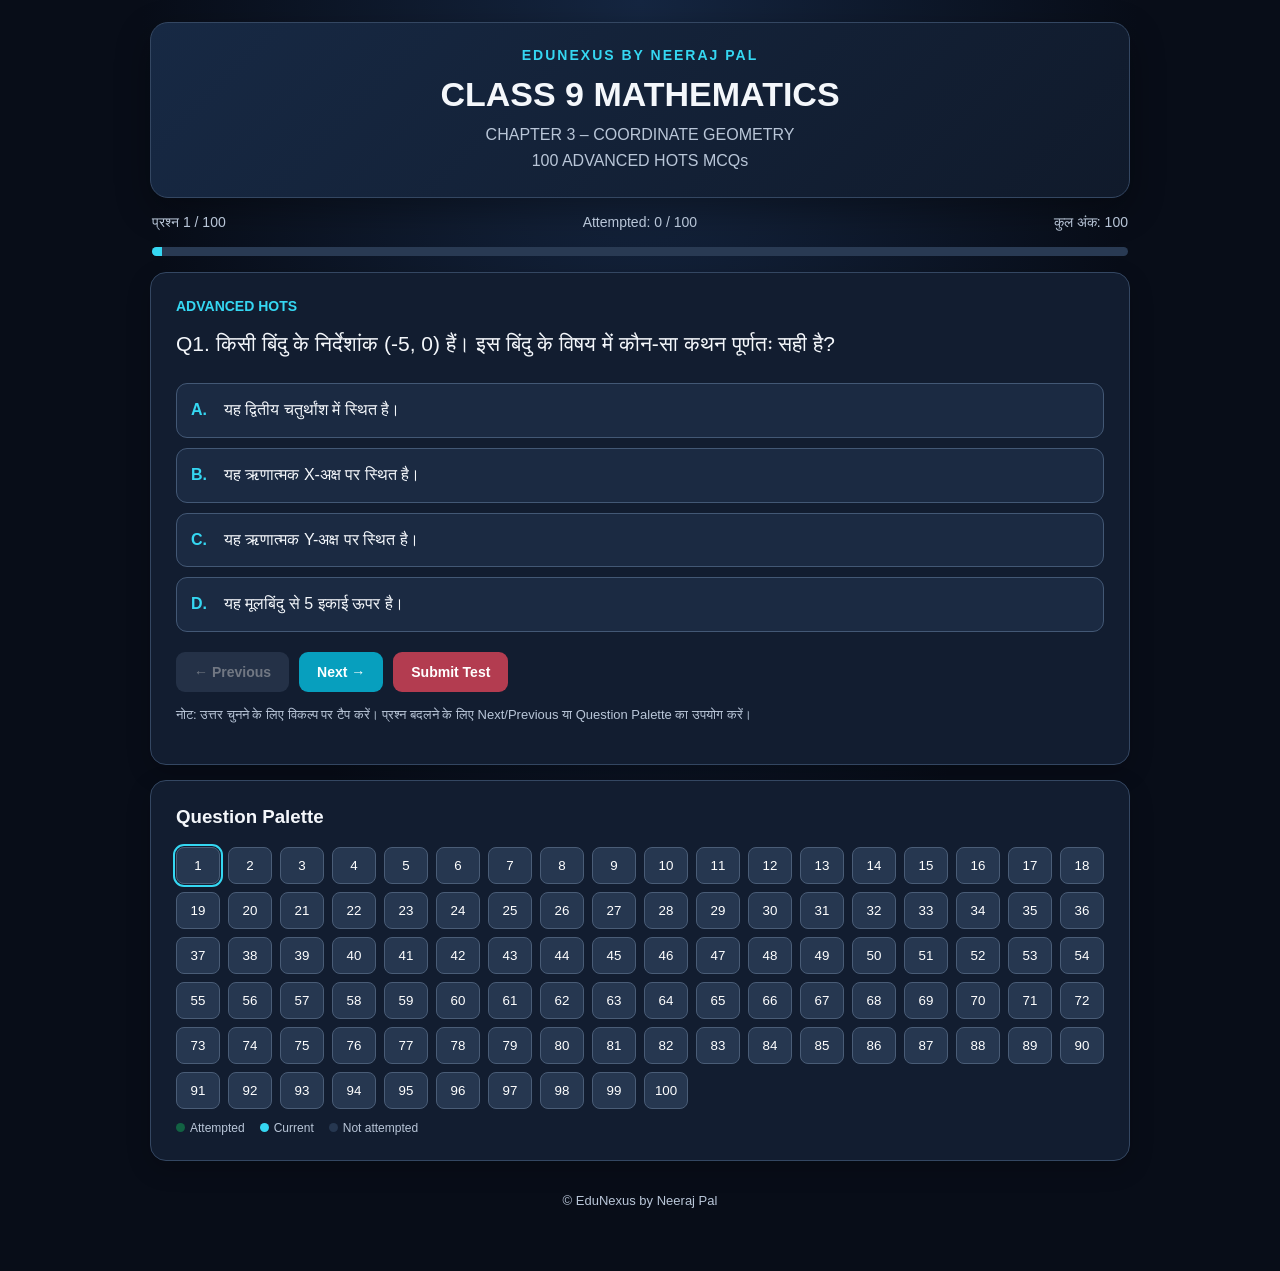
<file: class9-maths-ch3-coordinate-geometry-quiz.html>
<!DOCTYPE html>
<html lang="hi">
<head>
<meta charset="UTF-8">
<meta name="viewport" content="width=device-width, initial-scale=1.0">
<meta name="theme-color" content="#080d18">
<title>Class 9 Mathematics Chapter 3 | Coordinate Geometry Quiz | EduNexus</title>
<style>
:root{color-scheme:dark;--bg:#080d18;--panel:#121d30;--panel2:#1b2a42;--line:#344762;--cyan:#35d7f2;--text:#f4f7fb;--muted:#b9c6d8;--green:#20b879;--red:#e45b6b}
*{box-sizing:border-box}
body{margin:0;background:radial-gradient(ellipse at top,#152641 0%,var(--bg) 55%);font-family:Arial,"Noto Sans Devanagari",sans-serif;color:var(--text);min-height:100vh}
.container{width:min(100% - 24px,980px);margin:22px auto 45px}
header{padding:24px 18px;text-align:center;background:linear-gradient(135deg,#172944,#101a2b);border:1px solid var(--line);border-radius:18px;box-shadow:0 12px 35px #0005}
.brand{font-size:14px;letter-spacing:2px;color:var(--cyan);font-weight:800}
h1{font-size:clamp(22px,4vw,34px);margin:12px 0 8px}
.subtitle{color:var(--muted);margin:0;line-height:1.6}
.meta{display:flex;justify-content:space-between;gap:10px;flex-wrap:wrap;margin:16px 2px;color:var(--muted);font-size:14px}
.track{height:9px;background:#293a53;border-radius:20px;overflow:hidden;margin:0 2px 16px}
#progress{height:100%;width:1%;background:var(--cyan);transition:width .2s}
.panel{background:var(--panel);border:1px solid var(--line);border-radius:16px;padding:clamp(16px,3vw,25px);margin:15px 0;box-shadow:0 8px 24px #0003}
.question-label{color:var(--cyan);font-weight:800;font-size:14px}
#question{font-size:clamp(17px,2.6vw,21px);line-height:1.75;margin:12px 0 20px}
.option{display:flex;align-items:flex-start;gap:11px;width:100%;text-align:left;padding:14px;margin:10px 0;background:var(--panel2);border:1px solid #435875;border-radius:11px;color:var(--text);font-size:16px;line-height:1.55;cursor:pointer}
.option:focus-visible,.btn:focus-visible,.palette button:focus-visible{outline:3px solid var(--cyan);outline-offset:2px}
.option .letter{font-weight:800;color:var(--cyan);min-width:22px}
.option.selected{border:2px solid var(--cyan);background:#12384a}
.option.correct{border-color:var(--green);background:#104632}
.option.wrong{border-color:var(--red);background:#512630}
.actions{display:flex;gap:10px;flex-wrap:wrap;margin-top:20px}
.btn{border:0;border-radius:9px;padding:12px 18px;background:#079fbe;color:white;font-weight:800;font-size:14px;cursor:pointer}
.btn.secondary{background:#40516a}
.btn.danger{background:#b33c50}
.btn:disabled{opacity:.4;cursor:not-allowed}
.palette{display:grid;grid-template-columns:repeat(auto-fill,minmax(42px,1fr));gap:8px}
.palette button{border:1px solid #4a5d77;border-radius:8px;background:#263750;color:white;padding:10px 3px;cursor:pointer}
.palette button.answered{background:#126243;border-color:#269b6b}
.palette button.current{outline:2px solid var(--cyan);outline-offset:1px}
.legend{display:flex;gap:15px;flex-wrap:wrap;color:var(--muted);font-size:12px;margin-top:12px}
.dot{display:inline-block;width:9px;height:9px;border-radius:50%;margin-right:5px;background:#263750}
.dot.done{background:#126243}.dot.now{background:var(--cyan)}
#explanation{display:none;margin-top:15px;padding:15px;background:#1d3046;border-left:4px solid var(--cyan);border-radius:8px;line-height:1.7;white-space:pre-wrap}
#result{display:none}
.score{font-size:clamp(30px,7vw,48px);color:var(--cyan);font-weight:900;margin:10px 0}
.result-grid{display:grid;grid-template-columns:repeat(3,1fr);gap:10px;margin:18px 0}
.result-box{background:var(--panel2);padding:14px;border-radius:10px;text-align:center}
.result-box strong{display:block;font-size:23px;margin-bottom:5px}
.small{font-size:13px;color:var(--muted);line-height:1.6}
#reviewList{display:grid;gap:10px;margin-top:16px}
.review{padding:13px;background:var(--panel2);border-radius:10px;line-height:1.6}
.review strong{color:var(--cyan)}
@media(max-width:560px){.container{width:calc(100% - 14px);margin:8px auto 25px}.result-grid{grid-template-columns:1fr 1fr}.option{font-size:15px;padding:12px}}
</style>
</head>
<body>
<main class="container">
<header>
 <div class="brand">EDUNEXUS BY NEERAJ PAL</div>
 <h1 id="quizTitle">CLASS 9 MATHEMATICS</h1>
 <p class="subtitle" id="quizSubtitle">CHAPTER 3 – COORDINATE GEOMETRY<br>100 ADVANCED HOTS MCQs</p>
</header>
<div class="meta">
 <span id="counter">प्रश्न 1 / 100</span>
 <span id="answeredCount">Attempted: 0 / 100</span>
 <span>कुल अंक: 100</span>
</div>
<div class="track"><div id="progress"></div></div>
<section class="panel" id="quizPanel">
 <div class="question-label" id="sectionLabel">ADVANCED HOTS</div>
 <div id="question"></div>
 <div id="options"></div>
 <div id="explanation"></div>
 <div class="actions">
  <button class="btn secondary" id="prev">← Previous</button>
  <button class="btn" id="next">Next →</button>
  <button class="btn danger" id="submit">Submit Test</button>
 </div>
 <p class="small">नोट: उत्तर चुनने के लिए विकल्प पर टैप करें। प्रश्न बदलने के लिए Next/Previous या Question Palette का उपयोग करें।</p>
</section>
<section class="panel">
 <h3 style="margin-top:0">Question Palette</h3>
 <div class="palette" id="palette"></div>
 <div class="legend"><span><i class="dot done"></i>Attempted</span><span><i class="dot now"></i>Current</span><span><i class="dot"></i>Not attempted</span></div>
</section>
<section class="panel" id="result">
 <h2 style="margin-top:0">Your Quiz Result</h2>
 <div class="score" id="score"></div>
 <p id="resultText"></p>
 <div class="result-grid">
  <div class="result-box"><strong id="correctCount">0</strong><span class="small">Correct</span></div>
  <div class="result-box"><strong id="wrongCount">0</strong><span class="small">Wrong</span></div>
  <div class="result-box"><strong id="skipCount">0</strong><span class="small">Unattempted</span></div>
 </div>
 <div class="actions">
  <button class="btn" id="reviewToggle">Show Answer Review</button>
  <button class="btn secondary" onclick="location.reload()">Retake Quiz</button>
  <button class="btn secondary" onclick="window.print()">Print Result</button>
 </div>
 <div id="reviewList" hidden></div>
</section>
<footer class="small" style="text-align:center;padding:15px">© EduNexus by Neeraj Pal</footer>
</main>
<script>
const QUIZ = {
 title: "CLASS 9 MATHEMATICS",
 subtitle: "CHAPTER 3 – COORDINATE GEOMETRY | 100 ADVANCED HOTS MCQs",
 questions: [{"question": "किसी बिंदु के निर्देशांक (-5, 0) हैं। इस बिंदु के विषय में कौन-सा कथन पूर्णतः सही है?", "options": ["यह द्वितीय चतुर्थांश में स्थित है।", "यह ऋणात्मक X-अक्ष पर स्थित है।", "यह ऋणात्मक Y-अक्ष पर स्थित है।", "यह मूलबिंदु से 5 इकाई ऊपर है।"], "answer": 1, "explanation": "जिस बिंदु की कोटि शून्य और भुज ऋणात्मक हो, वह ऋणात्मक X-अक्ष पर होता है।"}, {"question": "एक बिंदु का भुज (Abscissa) शून्य तथा कोटि (Ordinate) ऋणात्मक है। वह कहाँ स्थित होगा?", "options": ["धनात्मक Y-अक्ष पर", "ऋणात्मक X-अक्ष पर", "ऋणात्मक Y-अक्ष पर", "तृतीय चतुर्थांश में"], "answer": 2, "explanation": "भुज शून्य होने पर बिंदु Y-अक्ष पर होता है; ऋणात्मक कोटि उसे ऋणात्मक Y-अक्ष पर रखती है।"}, {"question": "बिंदु P(-4, 7) के संबंध में निम्नलिखित में से कौन-सा कथन सही है?", "options": ["P की भुज 7 तथा कोटि -4 है।", "P की भुज -4 तथा कोटि 7 है।", "P की दोनों निर्देशांक ऋणात्मक हैं।", "P की दोनों निर्देशांक धनात्मक हैं।"], "answer": 1, "explanation": "क्रमित युग्म (x,y) में पहला निर्देशांक भुज और दूसरा कोटि होता है।"}, {"question": "यदि किसी बिंदु के दोनों निर्देशांक शून्य से भिन्न तथा विपरीत चिह्न वाले हों, तो वह किसमें हो सकता है?", "options": ["केवल प्रथम चतुर्थांश", "केवल तृतीय चतुर्थांश", "प्रथम या तृतीय चतुर्थांश", "द्वितीय या चतुर्थ चतुर्थांश"], "answer": 3, "explanation": "विपरीत चिह्न वाले निर्देशांक द्वितीय (-,+) या चतुर्थ (+,-) चतुर्थांश में होते हैं।"}, {"question": "निम्न में से कौन-सा बिंदु किसी भी चतुर्थांश में स्थित नहीं है?", "options": ["(0, 6)", "(6, 6)", "(-6, -6)", "(6, -6)"], "answer": 0, "explanation": "(0,6) Y-अक्ष पर है; अक्ष पर स्थित बिंदु किसी चतुर्थांश में नहीं होता।"}, {"question": "यदि किसी बिंदु की भुज और कोटि बराबर हैं तथा दोनों ऋणात्मक हैं, तो वह किस चतुर्थांश में होगा?", "options": ["प्रथम", "द्वितीय", "तृतीय", "चतुर्थ"], "answer": 2, "explanation": "दोनों निर्देशांक ऋणात्मक होने पर बिंदु तृतीय चतुर्थांश में होता है।"}, {"question": "बिंदु (-8, -3) को X-अक्ष के सापेक्ष परावर्तित करने पर नया बिंदु होगा?", "options": ["(8, -3)", "(-8, 3)", "(8, 3)", "(-3, -8)"], "answer": 1, "explanation": "X-अक्ष में परावर्तन पर x वही रहता है और y का चिह्न बदलता है।"}, {"question": "बिंदु (5, -9) का Y-अक्ष के सापेक्ष प्रतिबिंब क्या होगा?", "options": ["(-5, -9)", "(5, 9)", "(-5, 9)", "(9, -5)"], "answer": 0, "explanation": "Y-अक्ष में परावर्तन पर x का चिह्न बदलता है और y वही रहता है।"}, {"question": "किसी बिंदु का मूलबिंदु के सापेक्ष प्रतिबिंब (-7, 4) है। मूल बिंदु के निर्देशांक क्या होंगे?", "options": ["(-7, -4)", "(7, 4)", "(7, -4)", "(-4, 7)"], "answer": 2, "explanation": "मूलबिंदु के सापेक्ष परावर्तन में दोनों निर्देशांकों के चिह्न बदलते हैं।"}, {"question": "यदि बिंदु A(a, b), प्रथम चतुर्थांश में है, तो कौन-सी शर्त आवश्यक है?", "options": ["a<0, b>0", "a>0, b>0", "a<0, b<0", "a>0, b<0"], "answer": 1, "explanation": "प्रथम चतुर्थांश में भुज और कोटि दोनों धनात्मक होते हैं।"}, {"question": "बिंदु (3, -5) में X-निर्देशांक को 4 इकाई बढ़ाने तथा Y-निर्देशांक को 2 इकाई घटाने पर नया बिंदु क्या होगा?", "options": ["(7, -7)", "(7, -3)", "(-1, -7)", "(1, -3)"], "answer": 0, "explanation": "नया x=3+4=7 और नया y=-5-2=-7 होगा।"}, {"question": "एक बिंदु (a, b) को X-अक्ष के समानांतर 6 इकाई बाईं ओर ले जाने पर उसका नया निर्देशांक होगा?", "options": ["(a+6, b)", "(a, b-6)", "(a-6, b)", "(a-6, b+6)"], "answer": 2, "explanation": "बाईं ओर जाने पर केवल x-निर्देशांक 6 घटता है।"}, {"question": "यदि P(2, 3) को 3 इकाई नीचे तथा 5 इकाई दाईं ओर ले जाया जाए, तो प्राप्त बिंदु होगा?", "options": ["(7, 6)", "(-3, 0)", "(7, 0)", "(5, 6)"], "answer": 2, "explanation": "दाईं ओर 5 से x=7 और नीचे 3 से y=0 होगा।"}, {"question": "किसी बिंदु की भुज -6 है। यदि वह Y-अक्ष से 6 इकाई दूर है, तो कौन-सा निष्कर्ष सही है?", "options": ["उसकी कोटि भी -6 होगी।", "वह X-अक्ष पर होगा।", "वह मूलबिंदु होगा।", "उसकी Y-अक्ष से दूरी 6 इकाई है।"], "answer": 3, "explanation": "Y-अक्ष से दूरी |x| होती है; x=-6 होने पर दूरी 6 है।"}, {"question": "यदि किसी बिंदु की कोटि 0 है और भुज 9 है, तो वह कहाँ होगा?", "options": ["धनात्मक X-अक्ष", "धनात्मक Y-अक्ष", "प्रथम चतुर्थांश", "मूलबिंदु"], "answer": 0, "explanation": "(9,0) धनात्मक X-अक्ष पर स्थित है।"}, {"question": "निम्न में से किस बिंदु की X-अक्ष से दूरी सबसे अधिक है?", "options": ["(2, -8)", "(5, 6)", "(-7, 7)", "(9, -5)"], "answer": 0, "explanation": "X-अक्ष से दूरी |y| होती है; विकल्पों में सबसे अधिक 8 है।"}, {"question": "बिंदु (-3, 8) किस चतुर्थांश में स्थित है और उसकी Y-अक्ष से दूरी कितनी है?", "options": ["प्रथम, 3 इकाई", "द्वितीय, 3 इकाई", "तृतीय, 8 इकाई", "चतुर्थ, 8 इकाई"], "answer": 1, "explanation": "(-,+) द्वितीय चतुर्थांश है और Y-अक्ष से दूरी |-3|=3 है।"}, {"question": "यदि किसी बिंदु की X-अक्ष से दूरी 5 इकाई है, तो उसकी कोटि क्या हो सकती है?", "options": ["केवल 5", "केवल -5", "5 या -5", "शून्य"], "answer": 2, "explanation": "X-अक्ष से दूरी |y| है, इसलिए y=5 या y=-5 हो सकता है।"}, {"question": "बिंदु P(-4, 6) के लिए कौन-सा कथन गलत है?", "options": ["यह द्वितीय चतुर्थांश में है।", "इसकी Y-अक्ष से दूरी 4 इकाई है।", "इसकी X-अक्ष से दूरी 6 इकाई है।", "इसकी दोनों निर्देशांक समान चिह्न के हैं।"], "answer": 3, "explanation": "-4 और 6 के चिह्न विपरीत हैं, समान नहीं।"}, {"question": "एक बिंदु की भुज और कोटि क्रमशः 0 और 0 हैं। वह कौन-सा बिंदु है?", "options": ["X-अक्ष का कोई बिंदु", "Y-अक्ष का कोई बिंदु", "मूलबिंदु", "प्रथम चतुर्थांश का बिंदु"], "answer": 2, "explanation": "(0,0) मूलबिंदु है।"}, {"question": "यदि P(x, y) द्वितीय चतुर्थांश में है, तो निम्न में से कौन-सा युग्म संभव है?", "options": ["(4, -7)", "(-4, 7)", "(-4, -7)", "(4, 7)"], "answer": 1, "explanation": "द्वितीय चतुर्थांश में x ऋणात्मक तथा y धनात्मक होता है।"}, {"question": "यदि किसी बिंदु का X-निर्देशांक धनात्मक और Y-निर्देशांक शून्य हो, तो वह किस पर होगा?", "options": ["धनात्मक X-अक्ष", "धनात्मक Y-अक्ष", "चतुर्थ चतुर्थांश", "मूलबिंदु"], "answer": 0, "explanation": "(धनात्मक संख्या,0) धनात्मक X-अक्ष पर होता है।"}, {"question": "बिंदु (a, -b) चतुर्थ चतुर्थांश में है। यदि a और b दोनों शून्य से भिन्न हैं, तो:", "options": ["a<0, b<0", "a>0, b>0", "a<0, b>0", "a>0, b<0"], "answer": 1, "explanation": "चतुर्थ चतुर्थांश में x>0 और y<0; y=-b<0 होने से b>0।"}, {"question": "एक बिंदु की कोटि -7 है। यदि वह तृतीय चतुर्थांश में है, तो उसकी भुज कैसी होगी?", "options": ["धनात्मक", "शून्य", "ऋणात्मक", "निर्धारित नहीं की जा सकती"], "answer": 2, "explanation": "तृतीय चतुर्थांश में दोनों निर्देशांक ऋणात्मक होते हैं।"}, {"question": "निम्नलिखित में कौन-सा कथन सदैव सत्य है?", "options": ["प्रत्येक ऋणात्मक भुज वाला बिंदु द्वितीय चतुर्थांश में होता है।", "प्रत्येक धनात्मक कोटि वाला बिंदु प्रथम चतुर्थांश में होता है।", "X-अक्ष पर स्थित प्रत्येक बिंदु की कोटि शून्य होती है।", "Y-अक्ष पर स्थित प्रत्येक बिंदु की भुज धनात्मक होती है।"], "answer": 2, "explanation": "X-अक्ष पर प्रत्येक बिंदु का y-निर्देशांक शून्य होता है।"}, {"question": "यदि बिंदु (x, y) की भुज तथा कोटि दोनों का चिह्न बदल दिया जाए, तो नया बिंदु किस प्रकार प्राप्त होगा?", "options": ["X-अक्ष पर प्रतिबिंब", "Y-अक्ष पर प्रतिबिंब", "मूलबिंदु के सापेक्ष प्रतिबिंब", "उसी बिंदु का नाम बदलना"], "answer": 2, "explanation": "दोनों चिह्न बदलने पर (x,y) से (-x,-y) मिलता है।"}, {"question": "एक बिंदु की भुज 0 है और कोटि 11 है। यदि उसकी कोटि का चिह्न बदल दिया जाए, तो नया बिंदु:", "options": ["X-अक्ष पर होगा।", "मूलबिंदु होगा।", "ऋणात्मक Y-अक्ष पर होगा।", "धनात्मक X-अक्ष पर होगा।"], "answer": 2, "explanation": "(0,11) का y-चिह्न बदलने पर (0,-11) मिलता है।"}, {"question": "निम्न में से किस जोड़े के दोनों बिंदु एक ही चतुर्थांश में हैं?", "options": ["(2, 3), (-2, 3)", "(-3, 5), (-7, 2)", "(4, -2), (-4, -2)", "(-1, -3), (2, -3)"], "answer": 1, "explanation": "दोनों बिंदुओं के निर्देशांक (-,+) हैं, इसलिए दोनों द्वितीय चतुर्थांश में हैं।"}, {"question": "यदि A(-2, 5), B(2, 5), C(2, -5), D(-2, -5) हों, तो कौन-सा कथन सही है?", "options": ["सभी बिंदु एक ही चतुर्थांश में हैं।", "A और C एक ही चतुर्थांश में हैं।", "B और D एक ही चतुर्थांश में हैं।", "A और D दोनों की भुज ऋणात्मक है।"], "answer": 3, "explanation": "A और D दोनों की भुज -2 है।"}, {"question": "बिंदु (0, -9) के बारे में सही कथन चुनिए।", "options": ["यह तृतीय चतुर्थांश में है।", "यह ऋणात्मक Y-अक्ष पर है।", "यह ऋणात्मक X-अक्ष पर है।", "यह मूलबिंदु है।"], "answer": 1, "explanation": "x=0 और y ऋणात्मक होने से बिंदु ऋणात्मक Y-अक्ष पर है।"}, {"question": "किसी बिंदु P की X-अक्ष से दूरी 4 इकाई तथा Y-अक्ष से दूरी 7 इकाई है। निम्न में से कौन-सा निर्देशांक संभव नहीं है?", "options": ["(7, 4)", "(-7, -4)", "(7, -4)", "(-4, 7)"], "answer": 3, "explanation": "X-अक्ष से दूरी |y|=4 और Y-अक्ष से दूरी |x|=7 होनी चाहिए। पहले तीन विकल्प इन शर्तों को पूरा करते हैं; (-4,7) नहीं।"}, {"question": "बिंदु A(5, 2) और B(-5, 2) के बारे में कौन-सा कथन सही है?", "options": ["दोनों बिंदु X-अक्ष पर हैं।", "दोनों की कोटि समान है।", "दोनों की भुज समान है।", "दोनों एक ही चतुर्थांश में हैं।"], "answer": 1, "explanation": "दोनों बिंदुओं की कोटि 2 है।"}, {"question": "यदि किसी बिंदु की Y-अक्ष से दूरी 0 है, तो:", "options": ["उसकी कोटि शून्य होगी।", "उसकी भुज शून्य होगी।", "वह मूलबिंदु ही होगा।", "वह X-अक्ष पर होगा।"], "answer": 1, "explanation": "Y-अक्ष से दूरी |x| होती है; शून्य दूरी के लिए x=0।"}, {"question": "एक बिंदु P(-6, -4) को पहले Y-अक्ष के सापेक्ष और फिर X-अक्ष के सापेक्ष परावर्तित किया जाता है। अंतिम बिंदु होगा:", "options": ["(-6, 4)", "(6, -4)", "(6, 4)", "(-4, 6)"], "answer": 2, "explanation": "पहले Y-अक्ष पर (6,-4), फिर X-अक्ष पर (6,4) मिलता है।"}, {"question": "यदि P(3, 4) का प्रतिबिंब X-अक्ष में Q तथा Y-अक्ष में R है, तो Q और R के निर्देशांक क्या होंगे?", "options": ["Q(-3, 4), R(3, -4)", "Q(3, -4), R(-3, 4)", "Q(-3, -4), R(3, 4)", "Q(4, 3), R(-4, -3)"], "answer": 1, "explanation": "X-अक्ष में y का और Y-अक्ष में x का चिह्न बदलता है।"}, {"question": "एक बिंदु की दोनों निर्देशांकों के निरपेक्ष मान बराबर हैं। यदि वह द्वितीय चतुर्थांश में है, तो वह किस रूप में होगा?", "options": ["(a, a), a>0", "(-a, a), a>0", "(-a, -a), a>0", "(a, -a), a>0"], "answer": 1, "explanation": "द्वितीय चतुर्थांश में x=-a और y=a (a>0) होगा।"}, {"question": "निम्न में से कौन-सा बिंदु X-अक्ष और Y-अक्ष दोनों से समान दूरी पर है?", "options": ["(3, 5)", "(-4, 4)", "(6, -2)", "(-7, 3)"], "answer": 1, "explanation": "दोनों अक्षों से दूरी समान होने के लिए |x|=|y| होना चाहिए।"}, {"question": "यदि किसी बिंदु की भुज और कोटि का योग शून्य है, तो वह किस प्रकार की रेखा पर स्थित हो सकता है?", "options": ["y=x", "y=-x", "x=0", "y=0"], "answer": 1, "explanation": "x+y=0 से y=-x प्राप्त होता है।"}, {"question": "यदि बिंदु (a, b) और (b, a) अलग-अलग हैं, तो वे किस स्थिति में एक-दूसरे से अलग हो सकते हैं?", "options": ["हमेशा", "जब a=b", "जब a≠b", "केवल जब a=0"], "answer": 2, "explanation": "यदि a=b हो तो दोनों क्रमित युग्म समान होंगे; अलग होने के लिए a≠b।"}, {"question": "यदि किसी बिंदु का प्रतिबिंब Y-अक्ष में मूलबिंदु के समान हो, तो मूल बिंदु कौन-सा हो सकता है?", "options": ["(0, 5)", "(5, 0)", "(5, 5)", "(-5, 5)"], "answer": 0, "explanation": "Y-अक्ष में प्रतिबिंब (0,5) ही (0,5) रहता है; इसलिए मूल बिंदु (0,5) है।"}, {"question": "कथन I: मूलबिंदु की भुज शून्य होती है। कथन II: मूलबिंदु की कोटि शून्य होती है। सही विकल्प चुनिए।", "options": ["केवल कथन I सही है।", "केवल कथन II सही है।", "दोनों कथन सही हैं।", "दोनों कथन गलत हैं।"], "answer": 2, "explanation": "मूलबिंदु (0,0) है, इसलिए दोनों निर्देशांक शून्य हैं।"}, {"question": "कथन I: X-अक्ष पर स्थित सभी बिंदुओं की कोटि शून्य होती है। कथन II: Y-अक्ष पर स्थित सभी बिंदुओं की कोटि शून्य होती है।", "options": ["केवल I सही है।", "केवल II सही है।", "दोनों सही हैं।", "दोनों गलत हैं।"], "answer": 0, "explanation": "X-अक्ष पर y=0 होता है; Y-अक्ष पर x=0 होता है, y आवश्यकतः शून्य नहीं।"}, {"question": "कथन I: द्वितीय चतुर्थांश में भुज ऋणात्मक होती है। कथन II: द्वितीय चतुर्थांश में कोटि ऋणात्मक होती है।", "options": ["दोनों सही", "दोनों गलत", "केवल I सही", "केवल II सही"], "answer": 2, "explanation": "द्वितीय चतुर्थांश में x<0 और y>0 होता है।"}, {"question": "कथन I: दो अलग-अलग बिंदुओं की भुज समान हो सकती है। कथन II: दो अलग-अलग बिंदुओं की कोटि समान हो सकती है।", "options": ["केवल I", "केवल II", "दोनों", "कोई नहीं"], "answer": 2, "explanation": "दो अलग बिंदुओं में x समान या y समान हो सकता है।"}, {"question": "कथन I: X-अक्ष और Y-अक्ष एक-दूसरे के लंबवत होते हैं। कथन II: दोनों अक्षों का प्रतिच्छेदन मूलबिंदु पर होता है।", "options": ["केवल I", "केवल II", "दोनों", "कोई नहीं"], "answer": 2, "explanation": "कार्तीय तल के दोनों अक्ष लंबवत हैं और मूलबिंदु पर मिलते हैं।"}, {"question": "निम्न में से कौन-सा कथन असत्य है?", "options": ["प्रथम चतुर्थांश में दोनों निर्देशांक धनात्मक होते हैं।", "तृतीय चतुर्थांश में दोनों निर्देशांक ऋणात्मक होते हैं।", "चतुर्थ चतुर्थांश में भुज ऋणात्मक होती है।", "द्वितीय चतुर्थांश में कोटि धनात्मक होती है।"], "answer": 2, "explanation": "चतुर्थ चतुर्थांश में x धनात्मक और y ऋणात्मक होता है।"}, {"question": "किसी बिंदु का X-अक्ष पर प्रतिबिंब उसी बिंदु के बराबर है। कौन-सी शर्त आवश्यक है?", "options": ["x=0", "y=0", "x=y", "x+y=0"], "answer": 1, "explanation": "X-अक्ष में प्रतिबिंब (x,-y) है; समान होने के लिए y=0।"}, {"question": "किसी बिंदु का Y-अक्ष पर प्रतिबिंब उसी बिंदु के बराबर है। कौन-सी शर्त आवश्यक है?", "options": ["x=0", "y=0", "x=y", "x=-y"], "answer": 0, "explanation": "Y-अक्ष में प्रतिबिंब (-x,y) है; समान होने के लिए x=0।"}, {"question": "बिंदु (a, b) के X-अक्ष पर प्रतिबिंब तथा Y-अक्ष पर प्रतिबिंब के बीच कौन-सा संबंध सही है?", "options": ["दोनों हमेशा समान होते हैं।", "दोनों में केवल भुज समान होती है।", "दोनों में केवल कोटि समान होती है।", "दोनों के संबंधित निर्देशांकों के चिह्न बदलते हैं।"], "answer": 3, "explanation": "X-अक्ष का प्रतिबिंब (a,-b) और Y-अक्ष का (-a,b) है; क्रमशः अलग-अलग निर्देशांक का चिह्न बदलता है।"}, {"question": "यदि किसी बिंदु की भुज ऋणात्मक और कोटि शून्य है, तो वह:", "options": ["द्वितीय चतुर्थांश में होगा।", "तृतीय चतुर्थांश में होगा।", "ऋणात्मक X-अक्ष पर होगा।", "ऋणात्मक Y-अक्ष पर होगा।"], "answer": 2, "explanation": "(ऋणात्मक संख्या,0) ऋणात्मक X-अक्ष पर होता है।"}, {"question": "एक विद्यार्थी ने बिंदु (-3, 6) को चतुर्थ चतुर्थांश में बताया। उसकी गलती क्या है?", "options": ["भुज का चिह्न गलत समझा।", "कोटि का चिह्न गलत समझा।", "दोनों निर्देशांक शून्य हैं।", "उसने अक्षों को बदल दिया।"], "answer": 1, "explanation": "(-3,6) द्वितीय चतुर्थांश में है; चतुर्थ चतुर्थांश के लिए y ऋणात्मक होना चाहिए।"}, {"question": "यदि किसी बिंदु की भुज -a तथा कोटि a है और a धनात्मक है, तो बिंदु कहाँ होगा?", "options": ["प्रथम चतुर्थांश", "द्वितीय चतुर्थांश", "तृतीय चतुर्थांश", "चतुर्थ चतुर्थांश"], "answer": 1, "explanation": "a>0 होने पर (-a,a) के चिह्न (-,+) हैं।"}, {"question": "निम्न में से किस बिंदु का X-अक्ष से दूरी 8 तथा Y-अक्ष से दूरी 3 है?", "options": ["(8, 3)", "(3, 8)", "(-8, 3)", "(8, -3)"], "answer": 1, "explanation": "X-अक्ष से दूरी |y|=8 और Y-अक्ष से दूरी |x|=3; (3,8) सही है।"}, {"question": "यदि बिंदु P(4, -6) में दोनों निर्देशांकों का स्थान बदल दिया जाए, तो नया बिंदु होगा:", "options": ["(-6, 4)", "(6, -4)", "(-4, 6)", "(6, 4)"], "answer": 0, "explanation": "निर्देशांकों का स्थान बदलने पर (4,-6) से (-6,4) मिलता है।"}, {"question": "यदि किसी बिंदु के निर्देशांक (x, y) हैं और x+y=0, तो निम्न में से कौन-सा बिंदु इस शर्त को पूरा करता है?", "options": ["(4, 4)", "(5, -5)", "(-3, -3)", "(0, 5)"], "answer": 1, "explanation": "5+(-5)=0।"}, {"question": "बिंदु A(2, 7) और B(2, -7) के बीच कौन-सा संबंध है?", "options": ["दोनों X-अक्ष के सापेक्ष प्रतिबिंब हैं।", "दोनों Y-अक्ष के सापेक्ष प्रतिबिंब हैं।", "दोनों मूलबिंदु के सापेक्ष प्रतिबिंब हैं।", "दोनों एक ही बिंदु हैं।"], "answer": 0, "explanation": "दोनों में x समान और y विपरीत है, इसलिए वे X-अक्ष के सापेक्ष प्रतिबिंब हैं।"}, {"question": "बिंदु (-9, 0) का मूलबिंदु के सापेक्ष प्रतिबिंब क्या होगा?", "options": ["(-9, 0)", "(9, 0)", "(0, 9)", "(0, -9)"], "answer": 1, "explanation": "मूलबिंदु के सापेक्ष प्रतिबिंब (-x,-y) होता है।"}, {"question": "यदि किसी बिंदु के निर्देशांक (-a, -b) हैं, जहाँ a और b धनात्मक हैं, तो वह:", "options": ["प्रथम चतुर्थांश में होगा।", "द्वितीय चतुर्थांश में होगा।", "तृतीय चतुर्थांश में होगा।", "चतुर्थ चतुर्थांश में होगा।"], "answer": 2, "explanation": "a,b धनात्मक होने से -a और -b दोनों ऋणात्मक हैं।"}, {"question": "एक बिंदु का प्रतिबिंब X-अक्ष में (4, -5) प्राप्त होता है। मूल बिंदु क्या होगा?", "options": ["(4, 5)", "(-4, -5)", "(-4, 5)", "(5, 4)"], "answer": 0, "explanation": "X-अक्ष में प्रतिबिंब पर y का चिह्न बदलता है; उल्टा करने पर मूल (4,5) है।"}, {"question": "यदि P(a, b) का Y-अक्ष में प्रतिबिंब Q(-a, b) है, तो यह परिवर्तन किसे दर्शाता है?", "options": ["केवल कोटि का चिह्न बदलना", "केवल भुज का चिह्न बदलना", "दोनों निर्देशांक का चिह्न बदलना", "निर्देशांकों का स्थान बदलना"], "answer": 1, "explanation": "Y-अक्ष में परावर्तन पर केवल x अर्थात भुज का चिह्न बदलता है।"}, {"question": "एक शहर का नक्शा कार्तीय तल पर बनाया गया है। विद्यालय (3, 4), अस्पताल (-3, 4), बैंक (-3, -4) और पार्क (3, -4) पर हैं। विद्यालय और अस्पताल किस अक्ष के सापेक्ष प्रतिबिंब हैं?", "options": ["X-अक्ष", "Y-अक्ष", "मूलबिंदु", "कोई प्रतिबिंब नहीं"], "answer": 1, "explanation": "(3,4) का Y-अक्षीय प्रतिबिंब (-3,4) है।"}, {"question": "उपर्युक्त नक्शे में विद्यालय और पार्क के बीच प्रतिबिंब संबंध क्या है?", "options": ["X-अक्ष", "Y-अक्ष", "मूलबिंदु", "कोई नहीं"], "answer": 0, "explanation": "(3,4) का X-अक्षीय प्रतिबिंब (3,-4) है।"}, {"question": "यदि अस्पताल के निर्देशांक (-3, 4) हैं, तो बैंक के निर्देशांक में क्या परिवर्तन हुआ?", "options": ["केवल भुज का चिह्न बदला।", "केवल कोटि का चिह्न बदला।", "दोनों चिह्न बदले।", "निर्देशांकों का स्थान बदला।"], "answer": 1, "explanation": "(-3,4) से (-3,-4) जाने पर केवल y का चिह्न बदलता है।"}, {"question": "एक रोबोट (5, 2) से चलता है। पहले 5 इकाई बाईं ओर और फिर 2 इकाई नीचे जाता है। अंतिम स्थान क्या होगा?", "options": ["(0, 0)", "(10, 0)", "(0, 4)", "(5, 0)"], "answer": 0, "explanation": "x: 5-5=0 और y: 2-2=0।"}, {"question": "एक बिंदु A(0, 6) को 6 इकाई नीचे ले जाने पर वह कहाँ पहुँचेगा?", "options": ["(6, 0)", "(0, 0)", "(0, -6)", "(-6, 0)"], "answer": 1, "explanation": "(0,6) से 6 इकाई नीचे जाने पर (0,0) मिलता है।"}, {"question": "एक बिंदु (x, y) प्रथम चतुर्थांश में है। उसे X-अक्ष पर प्रतिबिंबित करने पर वह किस चतुर्थांश में जाएगा?", "options": ["प्रथम", "द्वितीय", "तृतीय", "चतुर्थ"], "answer": 3, "explanation": "(x,y) का X-अक्षीय प्रतिबिंब (x,-y) चतुर्थ चतुर्थांश में होता है।"}, {"question": "एक बिंदु (-7, 3) को मूलबिंदु के सापेक्ष प्रतिबिंबित करने के बाद किस चतुर्थांश में जाएगा?", "options": ["प्रथम", "द्वितीय", "तृतीय", "चतुर्थ"], "answer": 3, "explanation": "(-7,3) का प्रतिबिंब (7,-3) है, जो चतुर्थ चतुर्थांश में है।"}, {"question": "यदि किसी बिंदु को पहले X-अक्ष और फिर Y-अक्ष के सापेक्ष प्रतिबिंबित किया जाए, तो अंतिम परिणाम किसके बराबर होगा?", "options": ["मूल बिंदु", "मूलबिंदु के सापेक्ष प्रतिबिंब", "X-अक्ष पर प्रतिबिंब", "Y-अक्ष पर प्रतिबिंब"], "answer": 1, "explanation": "लगातार दोनों अक्षों में परावर्तन से (x,y) का (-x,-y) मिलता है।"}, {"question": "बिंदु (6, -2) और (-6, 2) के बीच क्या संबंध है?", "options": ["X-अक्ष के सापेक्ष प्रतिबिंब", "Y-अक्ष के सापेक्ष प्रतिबिंब", "मूलबिंदु के सापेक्ष प्रतिबिंब", "एक ही बिंदु"], "answer": 2, "explanation": "दोनों निर्देशांकों के चिह्न बदलने से मूलबिंदु के सापेक्ष प्रतिबिंब मिलता है।"}, {"question": "एक बिंदु की भुज 4 और कोटि -4 है। वह किस रेखा पर स्थित है?", "options": ["y=x", "y=-x", "x=0", "y=0"], "answer": 1, "explanation": "x=4 और y=-4, अतः y=-x।"}, {"question": "निम्न में से कौन-सा बिंदु न तो किसी चतुर्थांश में है और न ही मूलबिंदु पर?", "options": ["(0, 5)", "(0, 0)", "(5, 5)", "(-5, -5)"], "answer": 0, "explanation": "(0,5) Y-अक्ष पर है; यह मूलबिंदु नहीं और किसी चतुर्थांश में भी नहीं।"}, {"question": "यदि किसी बिंदु की भुज शून्य है, तो उसके बारे में कौन-सा कथन गलत है?", "options": ["वह Y-अक्ष पर स्थित होगा।", "वह किसी चतुर्थांश में नहीं होगा।", "उसकी Y-अक्ष से दूरी शून्य होगी।", "उसकी कोटि भी अनिवार्य रूप से शून्य होगी।"], "answer": 3, "explanation": "x=0 से y का शून्य होना आवश्यक नहीं है।"}, {"question": "बिंदु (-4, 9) की X-अक्ष से दूरी तथा Y-अक्ष से दूरी का सही क्रम क्या है?", "options": ["4, 9", "9, 4", "4, 4", "9, 9"], "answer": 1, "explanation": "X-अक्ष से दूरी |y|=9 और Y-अक्ष से दूरी |x|=4 है।"}, {"question": "यदि P(a, b) द्वितीय चतुर्थांश में है, तो निम्न में से कौन-सा कथन निश्चित रूप से सत्य है?", "options": ["a+b>0", "a+b<0", "ab>0", "a-b<0"], "answer": 3, "explanation": "द्वितीय चतुर्थांश में a<0 और b>0, इसलिए a-b निश्चित रूप से ऋणात्मक है।"}, {"question": "यदि P(a, b) चतुर्थ चतुर्थांश में है, तो:", "options": ["ab>0", "ab<0", "a+b<0", "a-b<0"], "answer": 1, "explanation": "चतुर्थ चतुर्थांश में a>0 और b<0, अतः ab<0।"}, {"question": "किसी बिंदु के निर्देशांक (0, -a) हैं, जहाँ a धनात्मक है। उसका स्थान क्या है?", "options": ["धनात्मक X-अक्ष", "ऋणात्मक X-अक्ष", "धनात्मक Y-अक्ष", "ऋणात्मक Y-अक्ष"], "answer": 3, "explanation": "a>0 होने से -a ऋणात्मक है; x=0 के साथ बिंदु ऋणात्मक Y-अक्ष पर है।"}, {"question": "निम्न में से किस बिंदु की दोनों अक्षों से दूरी समान नहीं है?", "options": ["(4, -4)", "(-7, 7)", "(5, 5)", "(3, -6)"], "answer": 3, "explanation": "दोनों अक्षों से दूरी समान होने के लिए |x|=|y| चाहिए; (3,-6) ऐसा नहीं है।"}, {"question": "यदि किसी बिंदु की भुज और कोटि दोनों शून्य से भिन्न हैं और उनका गुणनफल ऋणात्मक है, तो वह:", "options": ["प्रथम या तृतीय चतुर्थांश में होगा।", "द्वितीय या चतुर्थ चतुर्थांश में होगा।", "केवल प्रथम चतुर्थांश में होगा।", "केवल तृतीय चतुर्थांश में होगा।"], "answer": 1, "explanation": "गुणनफल ऋणात्मक होने पर निर्देशांकों के चिह्न विपरीत होते हैं।"}, {"question": "यदि x-y=0, तो बिंदु किस रेखा पर स्थित होगा?", "options": ["X-अक्ष", "Y-अक्ष", "y=x", "y=-x"], "answer": 2, "explanation": "x-y=0 से y=x मिलता है।"}, {"question": "यदि x+y=0 और x शून्य नहीं है, तो बिंदु किस रेखा पर स्थित होगा?", "options": ["y=x", "y=-x", "x=0", "y=0"], "answer": 1, "explanation": "x+y=0 से y=-x प्राप्त होता है।"}, {"question": "एक बिंदु का X-अक्ष में प्रतिबिंब और Y-अक्ष में प्रतिबिंब एक-दूसरे के विपरीत हैं। मूल बिंदु के बारे में कौन-सा कथन सही है?", "options": ["उसका भुज शून्य है।", "उसकी कोटि शून्य है।", "वह मूलबिंदु है।", "यह सभी बिंदुओं के लिए सत्य है।"], "answer": 3, "explanation": "X-अक्षीय प्रतिबिंब (x,-y) और Y-अक्षीय प्रतिबिंब (-x,y) एक-दूसरे के योगात्मक विपरीत हैं; यह सभी बिंदुओं के लिए सत्य है।"}, {"question": "यदि P(x, y) का मूलबिंदु के सापेक्ष प्रतिबिंब Q है, तो P और Q के निर्देशांकों का योग क्या होगा?", "options": ["(2x, 2y)", "(0, 0)", "(x, -y)", "(-x, y)"], "answer": 1, "explanation": "Q=(-x,-y), इसलिए निर्देशांक-युग्मों का योग (x-x,y-y)=(0,0) है।"}, {"question": "यदि किसी बिंदु के निर्देशांक (a, b) हैं और उसका X-अक्ष में प्रतिबिंब (a, -b) है, तो दोनों बिंदु समान कब होंगे?", "options": ["a=0", "b=0", "a=b", "a=-b"], "answer": 1, "explanation": "(a,b)=(a,-b) होने के लिए b=-b, अर्थात b=0।"}, {"question": "यदि किसी बिंदु का Y-अक्ष में प्रतिबिंब (-5, 5) है, तो मूल बिंदु क्या होगा?", "options": ["(0, -5)", "(0, 5)", "(5, 5)", "(-5, 5)"], "answer": 2, "explanation": "Y-अक्षीय प्रतिबिंब (-x,y)=(-5,5) है, इसलिए मूल बिंदु (5,5) होगा।"}, {"question": "बिंदु (a, b) तृतीय चतुर्थांश में है। निम्न में से कौन-सा युग्म संभव है?", "options": ["a=5, b=-5", "a=-5, b=-5", "a=5, b=5", "a=-5, b=5"], "answer": 1, "explanation": "तृतीय चतुर्थांश में दोनों निर्देशांक ऋणात्मक होते हैं।"}, {"question": "यदि किसी बिंदु का भुज और कोटि दोनों धनात्मक हैं, लेकिन उसका प्रतिबिंब तृतीय चतुर्थांश में है, तो किस परिवर्तन से ऐसा हुआ?", "options": ["केवल X-अक्ष पर प्रतिबिंब", "केवल Y-अक्ष पर प्रतिबिंब", "मूलबिंदु के सापेक्ष प्रतिबिंब", "निर्देशांकों का स्थान परिवर्तन"], "answer": 2, "explanation": "प्रथम चतुर्थांश के (x,y) का मूलबिंदुीय प्रतिबिंब (-x,-y) तृतीय चतुर्थांश में होता है।"}, {"question": "बिंदु A(-2, 3), B(2, 3), C(2, -3), D(-2, -3) में कौन-से दो बिंदु एक-दूसरे के मूलबिंदु के सापेक्ष प्रतिबिंब हैं?", "options": ["A और B", "B और C", "A और C", "C और D"], "answer": 2, "explanation": "A(-2,3) का मूलबिंदुीय प्रतिबिंब (2,-3)=C है।"}, {"question": "यदि P(x, y) की X-अक्ष से दूरी 0 है, तो निम्न में से क्या निश्चित है?", "options": ["x=0", "y=0", "x=y", "x=-y"], "answer": 1, "explanation": "X-अक्ष से दूरी |y| होती है; शून्य दूरी के लिए y=0।"}, {"question": "किसी बिंदु की Y-अक्ष से दूरी 5 तथा X-अक्ष से दूरी 8 है। उसका कौन-सा निर्देशांक निश्चित रूप से 8 के निरपेक्ष मान के बराबर होगा?", "options": ["भुज", "कोटि", "दोनों", "कोई नहीं"], "answer": 1, "explanation": "X-अक्ष से दूरी |y| होती है; अतः कोटि का निरपेक्ष मान 8 है।"}, {"question": "यदि दो बिंदुओं की भुज समान और कोटियाँ विपरीत हों, तो वे किसके सापेक्ष प्रतिबिंब होंगे?", "options": ["Y-अक्ष", "X-अक्ष", "मूलबिंदु", "किसी भी अक्ष के नहीं"], "answer": 1, "explanation": "भुज समान और कोटि विपरीत होने पर X-अक्षीय प्रतिबिंब होता है।"}, {"question": "बिंदु P(-6, 8) के निर्देशांकों के चिह्न बदलने तथा फिर स्थान बदलने पर नया बिंदु क्या होगा?", "options": ["(8, 6)", "(-8, -6)", "(-8, 6)", "(8, -6)"], "answer": 2, "explanation": "पहले (6,-8), फिर स्थान बदलने पर (-8,6) मिलता है।"}, {"question": "यदि किसी बिंदु का प्रतिबिंब X-अक्ष पर (7, 0) ही प्राप्त होता है, तो मूल बिंदु के संभावित निर्देशांक क्या हो सकते हैं?", "options": ["(7, 0)", "(-7, 0)", "(0, 7)", "(7, 7)"], "answer": 0, "explanation": "X-अक्षीय प्रतिबिंब (x,-y)=(7,0) के लिए मूल बिंदु (7,0) ही है।"}, {"question": "एक बिंदु P की भुज -5 है और उसकी कोटि भुज की विपरीत है। P किस चतुर्थांश में होगा?", "options": ["प्रथम", "द्वितीय", "तृतीय", "चतुर्थ"], "answer": 1, "explanation": "भुज -5 है; उसकी विपरीत कोटि +5 होगी, इसलिए (-5,5) द्वितीय चतुर्थांश में है।"}, {"question": "यदि बिंदु (x, y) की भुज तथा कोटि के वर्गों का अंतर शून्य है, तो:", "options": ["x=y या x=-y", "x=0 या y=0", "x और y दोनों धनात्मक हैं।", "x और y दोनों ऋणात्मक हैं।"], "answer": 0, "explanation": "x²-y²=0 से (x-y)(x+y)=0, अतः x=y या x=-y।"}, {"question": "एक बिंदु A(4, 0) को पहले मूलबिंदु के सापेक्ष प्रतिबिंबित किया गया तथा फिर Y-अक्ष के सापेक्ष प्रतिबिंबित किया गया। अंतिम बिंदु क्या होगा?", "options": ["(4, 0)", "(-4, 0)", "(0, 4)", "(0, -4)"], "answer": 0, "explanation": "(4,0) का मूलबिंदुीय प्रतिबिंब (-4,0), फिर Y-अक्षीय प्रतिबिंब (4,0) है।"}, {"question": "यदि किसी बिंदु की भुज और कोटि दोनों ऋणात्मक हैं तथा उनके योग का मान -10 है, तो निम्न में से कौन-सा बिंदु संभव है?", "options": ["(-4, -6)", "(-4, 6)", "(4, -6)", "(4, 6)"], "answer": 0, "explanation": "(-4)+(-6)=-10 और दोनों निर्देशांक ऋणात्मक हैं।"}, {"question": "दो बिंदु P(3, -4) और Q(-3, 4) हैं। यदि P को X-अक्ष और फिर Y-अक्ष में प्रतिबिंबित किया जाए, तो प्राप्त बिंदु:", "options": ["Q के समान होगा।", "Q का X-अक्ष में प्रतिबिंब होगा।", "Q का Y-अक्ष में प्रतिबिंब होगा।", "मूल P के समान होगा।"], "answer": 0, "explanation": "P से X-अक्षीय प्रतिबिंब (3,4), फिर Y-अक्षीय प्रतिबिंब (-3,4)=Q मिलता है।"}, {"question": "किसी बिंदु के निर्देशांक (x, y) हैं। यदि x और y दोनों का परिमाण समान है, लेकिन उनके चिह्न विपरीत हैं, तो वह किस रेखा पर होगा?", "options": ["y=x", "y=-x", "x=0", "y=0"], "answer": 1, "explanation": "विपरीत चिह्न और समान परिमाण का अर्थ y=-x है।"}, {"question": "यदि A(a, b) तथा B(-a, -b) अलग-अलग बिंदु हैं, तो उनके बारे में कौन-सा कथन सही है?", "options": ["वे हमेशा एक ही चतुर्थांश में होंगे।", "वे मूलबिंदु के सापेक्ष प्रतिबिंब होंगे।", "वे हमेशा X-अक्ष पर होंगे।", "वे हमेशा Y-अक्ष पर होंगे।"], "answer": 1, "explanation": "(a,b) का मूलबिंदुीय प्रतिबिंब (-a,-b) है। अलग-अलग होने की शर्त (a,b)≠(0,0) है।"}, {"question": "एक बिंदु P(x, y) को पहले X-अक्ष के सापेक्ष, फिर Y-अक्ष के सापेक्ष तथा अंत में मूलबिंदु के सापेक्ष प्रतिबिंबित किया जाता है। अंतिम बिंदु मूल P के सापेक्ष कैसा होगा?", "options": ["मूल बिंदु के समान", "X-अक्ष के सापेक्ष प्रतिबिंब", "Y-अक्ष के सापेक्ष प्रतिबिंब", "मूलबिंदु के सापेक्ष प्रतिबिंब"], "answer": 0, "explanation": "क्रमशः (x,-y), (-x,-y), फिर (x,y) मिलता है; अंतिम बिंदु मूल P ही है।"}]
};

let current=0;
const answers={};
let submitted=false;
const $=id=>document.getElementById(id);
const letters=["A","B","C","D"];

function renderPalette(){
 const p=$("palette");p.innerHTML="";
 QUIZ.questions.forEach((q,i)=>{
  const b=document.createElement("button");
  b.type="button";b.textContent=i+1;
  if(answers[i]!==undefined)b.classList.add("answered");
  if(i===current)b.classList.add("current");
  b.disabled=submitted;
  b.addEventListener("click",()=>{current=i;renderQuestion();});
  p.appendChild(b);
 });
}
function renderQuestion(){
 const q=QUIZ.questions[current];
 $("counter").textContent=`प्रश्न ${current+1} / ${QUIZ.questions.length}`;
 $("answeredCount").textContent=`Attempted: ${Object.keys(answers).length} / ${QUIZ.questions.length}`;
 $("progress").style.width=`${((current+1)/QUIZ.questions.length)*100}%`;
 $("question").textContent=`Q${current+1}. ${q.question}`;
 $("options").innerHTML="";
 q.options.forEach((opt,i)=>{
  const b=document.createElement("button");
  b.type="button";b.className="option";
  if(answers[current]===i)b.classList.add("selected");
  if(submitted){
   b.disabled=true;
   if(i===q.answer)b.classList.add("correct");
   if(answers[current]===i&&i!==q.answer)b.classList.add("wrong");
  }
  const letter=document.createElement("span");letter.className="letter";letter.textContent=letters[i]+".";
  const value=document.createElement("span");value.textContent=opt;
  b.append(letter,value);
  b.addEventListener("click",()=>{if(!submitted){answers[current]=i;renderQuestion();}});
  $("options").appendChild(b);
 });
 $("explanation").style.display=submitted?"block":"none";
 if(submitted){
  $("explanation").textContent=`सही उत्तर: ${letters[q.answer]}\nव्याख्या: ${q.explanation}`;
 }
 $("prev").disabled=current===0||submitted;
 $("next").disabled=current===QUIZ.questions.length-1||submitted;
 $("submit").disabled=submitted;
 renderPalette();
}
$("prev").addEventListener("click",()=>{if(current>0){current--;renderQuestion();}});
$("next").addEventListener("click",()=>{if(current<QUIZ.questions.length-1){current++;renderQuestion();}});
$("submit").addEventListener("click",()=>{
 if(submitted)return;
 const unanswered=QUIZ.questions.length-Object.keys(answers).length;
 if(unanswered>0&&!confirm(`${unanswered} प्रश्न बिना उत्तर के हैं। क्या आप टेस्ट जमा करना चाहते हैं?`))return;
 submitted=true;
 let correct=0;
 QUIZ.questions.forEach((q,i)=>{if(answers[i]===q.answer)correct++;});
 const wrong=Object.keys(answers).length-correct;
 $("score").textContent=`${correct} / ${QUIZ.questions.length}`;
 $("correctCount").textContent=correct;
 $("wrongCount").textContent=wrong;
 $("skipCount").textContent=unanswered;
 $("resultText").textContent=correct>=90?"उत्कृष्ट प्रदर्शन!":correct>=75?"बहुत अच्छा प्रयास!":correct>=50?"अच्छा प्रयास—गलत प्रश्नों का विश्लेषण करें।":"अभ्यास जारी रखें और सभी व्याख्याएँ पढ़ें।";
 const list=$("reviewList");list.innerHTML="";
 QUIZ.questions.forEach((q,i)=>{
  const item=document.createElement("div");item.className="review";
  const heading=document.createElement("strong");heading.textContent=`Q${i+1}. ${q.question}`;
  const chosen=document.createElement("div");chosen.textContent=`आपका उत्तर: ${answers[i]===undefined?"नहीं दिया":letters[answers[i]]+". "+q.options[answers[i]]}`;
  const correctLine=document.createElement("div");correctLine.textContent=`सही उत्तर: ${letters[q.answer]}. ${q.options[q.answer]}`;
  const explanation=document.createElement("div");explanation.textContent=`व्याख्या: ${q.explanation}`;
  item.append(heading,chosen,correctLine,explanation);list.appendChild(item);
 });
 $("result").style.display="block";
 $("reviewToggle").addEventListener("click",()=>{
  const hidden=list.hidden;list.hidden=!hidden;
  $("reviewToggle").textContent=hidden?"Hide Answer Review":"Show Answer Review";
 });
 renderQuestion();
 $("result").scrollIntoView({behavior:"smooth"});
});
renderQuestion();
</script>
</body>
</html>
</file>
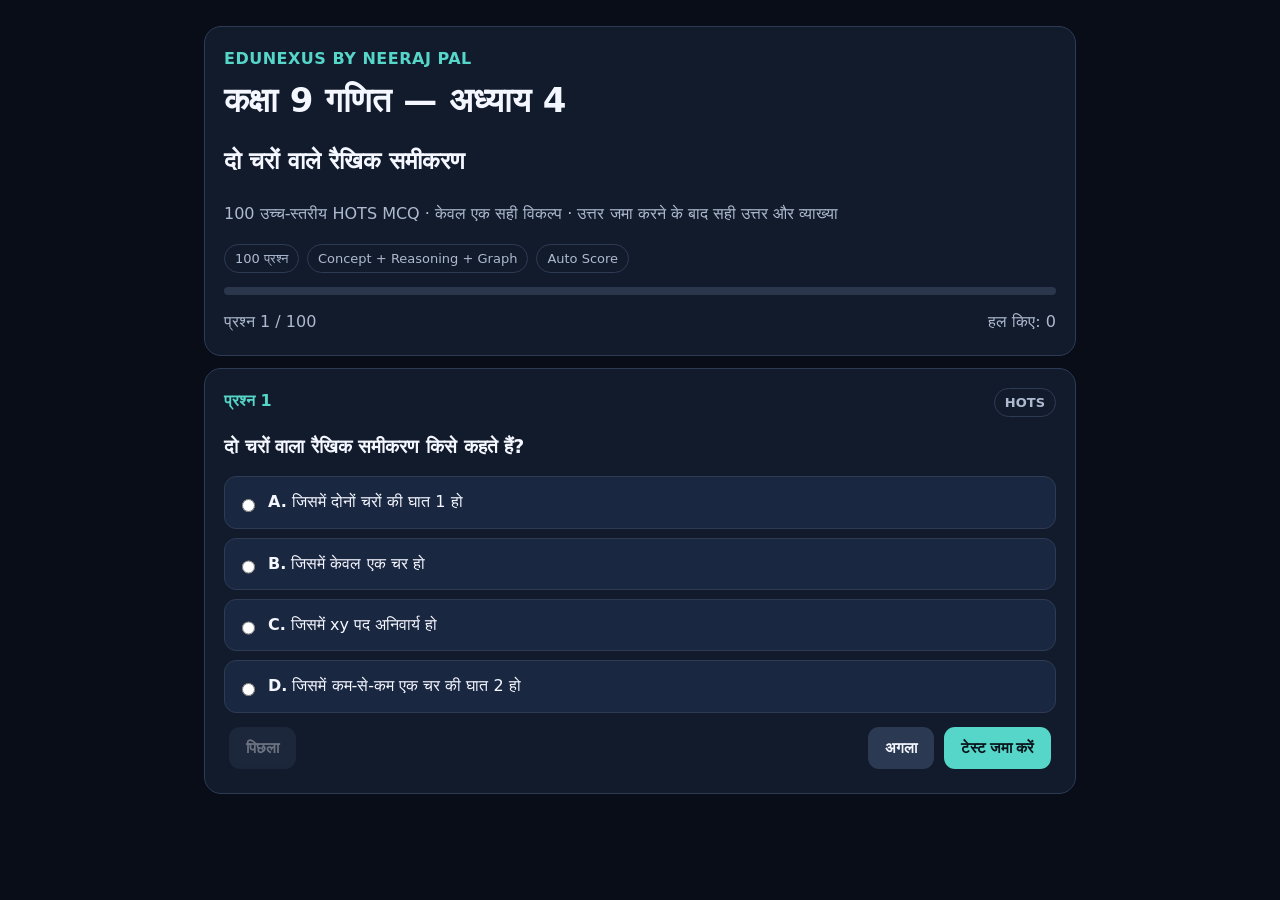
<file: class9-maths-ch4-linear-equations-100-hots-quiz.html>
<!doctype html><html lang="hi"><head><meta charset="utf-8"><meta name="viewport" content="width=device-width,initial-scale=1"><title>EduNexus | Class 9 Maths Chapter 4 HOTS</title>
<style>
:root{--bg:#080d18;--card:#121b2c;--card2:#1a2740;--line:#2d3b55;--txt:#f4f7ff;--muted:#adbad0;--a:#56d6c9;--good:#45d39b;--bad:#ff7180}
*{box-sizing:border-box}body{margin:0;background:var(--bg);color:var(--txt);font-family:system-ui,"Noto Sans Devanagari",sans-serif;line-height:1.65}.wrap{max-width:900px;margin:auto;padding:14px}.hero,.panel{background:var(--card);border:1px solid var(--line);border-radius:17px;padding:19px;margin:12px 0}.brand{color:var(--a);font-weight:900;letter-spacing:.5px}.hero h1{font-size:clamp(24px,5vw,34px);line-height:1.25;margin:7px 0}.muted{color:var(--muted)}.meta{display:flex;gap:8px;flex-wrap:wrap}.pill{border:1px solid var(--line);border-radius:30px;padding:3px 10px;font-size:13px;color:var(--muted)}.track{height:8px;background:#29364c;border-radius:20px;overflow:hidden;margin:14px 0}.bar{height:100%;width:0;background:var(--a)}.row{display:flex;justify-content:space-between;gap:8px;flex-wrap:wrap;color:var(--muted)}.qhead{display:flex;justify-content:space-between;color:var(--a);font-weight:800}.question{font-size:19px;font-weight:700;margin:14px 0}.opt{display:flex;gap:10px;padding:12px;background:var(--card2);border:1px solid var(--line);border-radius:12px;margin:9px 0;cursor:pointer}.opt:has(input:checked){border-color:var(--a);background:#173641}.opt input{margin-top:6px;accent-color:var(--a)}button{border:0;border-radius:11px;padding:12px 17px;background:var(--a);font-size:15px;font-weight:800;color:#07131a;margin:5px;cursor:pointer}button.alt{background:#2b3953;color:var(--txt)}button:disabled{opacity:.4}.actions{display:flex;justify-content:space-between;flex-wrap:wrap}.hide{display:none}.score{font-size:42px;font-weight:900;color:var(--a)}.review{border-top:1px solid var(--line);padding:13px 0}.good{color:var(--good);font-weight:800}.bad{color:var(--bad);font-weight:800}.exp{color:var(--muted);margin-top:5px}@media(max-width:560px){.wrap{padding:9px}.hero,.panel{padding:14px}.question{font-size:17px}}
</style></head><body><main class="wrap"><section class="hero"><div class="brand">EDUNEXUS BY NEERAJ PAL</div><h1>कक्षा 9 गणित — अध्याय 4</h1><h2>दो चरों वाले रैखिक समीकरण</h2><p class="muted">100 उच्च-स्तरीय HOTS MCQ · केवल एक सही विकल्प · उत्तर जमा करने के बाद सही उत्तर और व्याख्या</p><div class="meta"><span class="pill">100 प्रश्न</span><span class="pill">Concept + Reasoning + Graph</span><span class="pill">Auto Score</span></div><div class="track"><div class="bar" id="bar"></div></div><div class="row"><span id="counter">प्रश्न 1 / 100</span><span id="done">हल किए: 0</span></div></section>
<section class="panel" id="quiz"><div class="qhead"><span id="number">प्रश्न 1</span><span class="pill">HOTS</span></div><div class="question" id="q"></div><div id="opts"></div><div class="actions"><button class="alt" id="prev">पिछला</button><div><button class="alt" id="next">अगला</button><button id="submit">टेस्ट जमा करें</button></div></div></section><section class="panel hide" id="result"></section></main>
<script>
const data=[{"q": "दो चरों वाला रैखिक समीकरण किसे कहते हैं?", "opts": ["जिसमें दोनों चरों की घात 1 हो", "जिसमें केवल एक चर हो", "जिसमें xy पद अनिवार्य हो", "जिसमें कम-से-कम एक चर की घात 2 हो"], "ans": 0, "exp": "रैखिक समीकरण में चर की अधिकतम घात 1 होती है।"}, {"q": "ax+by+c=0 में a और b के बारे में सही शर्त है—", "opts": ["दोनों हमेशा 1 होते हैं", "a हमेशा b से बड़ा होता है", "दोनों एक साथ शून्य नहीं हो सकते", "दोनों शून्य होने चाहिए"], "ans": 2, "exp": "दो चरों वाला रैखिक समीकरण होने के लिए a और b एक साथ शून्य नहीं होते।"}, {"q": "दो चरों के एक रैखिक समीकरण के वास्तविक हलों की संख्या होती है—", "opts": ["केवल एक", "शून्य", "अनंत", "केवल दो"], "ans": 2, "exp": "एक रैखिक समीकरण का ग्राफ एक पूरी सीधी रेखा है; उस पर अनंत बिंदु होते हैं।"}, {"q": "किसी क्रमित युग्म (a,b) के समीकरण का हल होने की जाँच कैसे करेंगे?", "opts": ["a और b को क्रमशः x और y रखकर", "केवल a रखकर", "a और b को जोड़कर ही", "केवल b रखकर"], "ans": 0, "exp": "क्रमित युग्म के पहले निर्देशांक को x और दूसरे को y रखकर समीकरण जाँचते हैं।"}, {"q": "रेखा y=−3 किस अक्ष के समानांतर है?", "opts": ["x-अक्ष", "किसी अक्ष के नहीं", "y-अक्ष", "दोनों अक्ष"], "ans": 0, "exp": "y का मान स्थिर है, इसलिए रेखा क्षैतिज और x-अक्ष के समानांतर है।"}, {"q": "रेखा x=5 किस अक्ष के समानांतर है?", "opts": ["x-अक्ष", "दोनों अक्ष", "किसी अक्ष के नहीं", "y-अक्ष"], "ans": 3, "exp": "x का मान स्थिर है, इसलिए रेखा ऊर्ध्वाधर और y-अक्ष के समानांतर है।"}, {"q": "किस समीकरण का ग्राफ x-अक्ष है?", "opts": ["x−y=0", "x=0", "x+y=0", "y=0"], "ans": 3, "exp": "x-अक्ष के प्रत्येक बिंदु का y-निर्देशांक शून्य होता है।"}, {"q": "किस समीकरण का ग्राफ y-अक्ष है?", "opts": ["y=0", "x=0", "x+y=1", "x−y=1"], "ans": 1, "exp": "y-अक्ष के प्रत्येक बिंदु का x-निर्देशांक शून्य होता है।"}, {"q": "रेखा 2x+3y=12 का x-अवरोध ज्ञात करने के लिए क्या रखेंगे?", "opts": ["x=1", "y=0", "x=0", "x=y"], "ans": 1, "exp": "x-अक्ष पर y=0 होता है; इसे रखने से x-अवरोध मिलता है।"}, {"q": "रेखा 2x+3y=12 का y-अवरोध ज्ञात करने के लिए क्या रखेंगे?", "opts": ["y=1", "x=0", "y=0", "x=y"], "ans": 1, "exp": "y-अक्ष पर x=0 होता है; इसे रखने से y-अवरोध मिलता है।"}, {"q": "समीकरण 2x + 1y = -1 में x=1 रखने पर y का मान क्या होगा?", "opts": ["3", "-4", "-3", "-2"], "ans": 2, "exp": "2×(1) + 1y = -1 ⇒ 1y = -3 ⇒ y=-3।"}, {"q": "समीकरण 3x + 1y = 1 में x=1 रखने पर y का मान क्या होगा?", "opts": ["2", "-1", "-2", "-3"], "ans": 2, "exp": "3×(1) + 1y = 1 ⇒ 1y = -2 ⇒ y=-2।"}, {"q": "समीकरण 4x + 2y = 2 में x=1 रखने पर y का मान क्या होगा?", "opts": ["-1", "0", "-2", "1"], "ans": 0, "exp": "4×(1) + 2y = 2 ⇒ 2y = -2 ⇒ y=-1।"}, {"q": "समीकरण 5x + 2y = 7 में x=1 रखने पर y का मान क्या होगा?", "opts": ["0", "1", "2", "-1"], "ans": 1, "exp": "5×(1) + 2y = 7 ⇒ 2y = 2 ⇒ y=1।"}, {"q": "समीकरण 6x + 3y = 18 में x=2 रखने पर y का मान क्या होगा?", "opts": ["1", "2", "-2", "3"], "ans": 1, "exp": "6×(2) + 3y = 18 ⇒ 3y = 6 ⇒ y=2।"}, {"q": "समीकरण 2x + 3y = 13 में x=2 रखने पर y का मान क्या होगा?", "opts": ["3", "4", "2", "-3"], "ans": 0, "exp": "2×(2) + 3y = 13 ⇒ 3y = 9 ⇒ y=3।"}, {"q": "समीकरण 3x + 4y = 22 में x=2 रखने पर y का मान क्या होगा?", "opts": ["3", "-4", "5", "4"], "ans": 3, "exp": "3×(2) + 4y = 22 ⇒ 4y = 16 ⇒ y=4।"}, {"q": "समीकरण 4x + 4y = -4 में x=2 रखने पर y का मान क्या होगा?", "opts": ["-3", "3", "-2", "-4"], "ans": 0, "exp": "4×(2) + 4y = -4 ⇒ 4y = -12 ⇒ y=-3।"}, {"q": "समीकरण 5x + 1y = 13 में x=3 रखने पर y का मान क्या होगा?", "opts": ["-1", "-3", "-2", "2"], "ans": 2, "exp": "5×(3) + 1y = 13 ⇒ 1y = -2 ⇒ y=-2।"}, {"q": "समीकरण 6x + 1y = 17 में x=3 रखने पर y का मान क्या होगा?", "opts": ["0", "-1", "-2", "1"], "ans": 1, "exp": "6×(3) + 1y = 17 ⇒ 1y = -1 ⇒ y=-1।"}, {"q": "समीकरण 2x + 2y = 8 में x=3 रखने पर y का मान क्या होगा?", "opts": ["0", "-1", "1", "2"], "ans": 2, "exp": "2×(3) + 2y = 8 ⇒ 2y = 2 ⇒ y=1।"}, {"q": "समीकरण 3x + 2y = 13 में x=3 रखने पर y का मान क्या होगा?", "opts": ["-2", "3", "1", "2"], "ans": 3, "exp": "3×(3) + 2y = 13 ⇒ 2y = 4 ⇒ y=2।"}, {"q": "समीकरण 4x + 3y = 5 में x=-1 रखने पर y का मान क्या होगा?", "opts": ["4", "2", "-3", "3"], "ans": 3, "exp": "4×(-1) + 3y = 5 ⇒ 3y = 9 ⇒ y=3।"}, {"q": "समीकरण 5x + 3y = 7 में x=-1 रखने पर y का मान क्या होगा?", "opts": ["4", "3", "-4", "5"], "ans": 0, "exp": "5×(-1) + 3y = 7 ⇒ 3y = 12 ⇒ y=4।"}, {"q": "समीकरण 6x + 4y = -18 में x=-1 रखने पर y का मान क्या होगा?", "opts": ["-4", "3", "-2", "-3"], "ans": 3, "exp": "6×(-1) + 4y = -18 ⇒ 4y = -12 ⇒ y=-3।"}, {"q": "समीकरण 2x + 4y = -10 में x=-1 रखने पर y का मान क्या होगा?", "opts": ["2", "-3", "-1", "-2"], "ans": 3, "exp": "2×(-1) + 4y = -10 ⇒ 4y = -8 ⇒ y=-2।"}, {"q": "समीकरण 3x + 1y = -1 में x=0 रखने पर y का मान क्या होगा?", "opts": ["1", "-2", "-1", "0"], "ans": 2, "exp": "3×(0) + 1y = -1 ⇒ 1y = -1 ⇒ y=-1।"}, {"q": "समीकरण 4x + 1y = 1 में x=0 रखने पर y का मान क्या होगा?", "opts": ["2", "-1", "0", "1"], "ans": 3, "exp": "4×(0) + 1y = 1 ⇒ 1y = 1 ⇒ y=1।"}, {"q": "समीकरण 5x + 2y = 4 में x=0 रखने पर y का मान क्या होगा?", "opts": ["-2", "3", "2", "1"], "ans": 2, "exp": "5×(0) + 2y = 4 ⇒ 2y = 4 ⇒ y=2।"}, {"q": "समीकरण 6x + 2y = 6 में x=0 रखने पर y का मान क्या होगा?", "opts": ["-3", "2", "3", "4"], "ans": 2, "exp": "6×(0) + 2y = 6 ⇒ 2y = 6 ⇒ y=3।"}, {"q": "निम्न में से कौन-सा क्रमित युग्म 1x + 1y = -5 का हल है?", "opts": ["(-1, -3)", "(-2, -2)", "(-2, -3)", "(-3, -3)"], "ans": 2, "exp": "(-2,-3) रखने पर 1(-2)+1(-3)=-5; इसलिए यह हल है।"}, {"q": "निम्न में से कौन-सा क्रमित युग्म 2x + 1y = -7 का हल है?", "opts": ["(-3, -3)", "(-1, -3)", "(-2, -2)", "(-2, -3)"], "ans": 3, "exp": "(-2,-3) रखने पर 2(-2)+1(-3)=-7; इसलिए यह हल है।"}, {"q": "निम्न में से कौन-सा क्रमित युग्म 3x + 2y = -12 का हल है?", "opts": ["(-3, -3)", "(-2, -2)", "(-1, -3)", "(-2, -3)"], "ans": 3, "exp": "(-2,-3) रखने पर 3(-2)+2(-3)=-12; इसलिए यह हल है।"}, {"q": "निम्न में से कौन-सा क्रमित युग्म 4x + 2y = -10 का हल है?", "opts": ["(0, -3)", "(-1, -3)", "(-1, -2)", "(-2, -3)"], "ans": 1, "exp": "(-1,-3) रखने पर 4(-1)+2(-3)=-10; इसलिए यह हल है।"}, {"q": "निम्न में से कौन-सा क्रमित युग्म 5x + 3y = -8 का हल है?", "opts": ["(-1, -1)", "(-2, -1)", "(0, -1)", "(-1, 0)"], "ans": 0, "exp": "(-1,-1) रखने पर 5(-1)+3(-1)=-8; इसलिए यह हल है।"}, {"q": "निम्न में से कौन-सा क्रमित युग्म 1x + 3y = -4 का हल है?", "opts": ["(0, -1)", "(-1, -1)", "(-1, 0)", "(-2, -1)"], "ans": 1, "exp": "(-1,-1) रखने पर 1(-1)+3(-1)=-4; इसलिए यह हल है।"}, {"q": "निम्न में से कौन-सा क्रमित युग्म 2x + 1y = 1 का हल है?", "opts": ["(1, -1)", "(1, 0)", "(0, -1)", "(2, -1)"], "ans": 0, "exp": "(1,-1) रखने पर 2(1)+1(-1)=1; इसलिए यह हल है।"}, {"q": "निम्न में से कौन-सा क्रमित युग्म 3x + 1y = 2 का हल है?", "opts": ["(0, -1)", "(1, 0)", "(1, -1)", "(2, -1)"], "ans": 2, "exp": "(1,-1) रखने पर 3(1)+1(-1)=2; इसलिए यह हल है।"}, {"q": "निम्न में से कौन-सा क्रमित युग्म 4x + 2y = 4 का हल है?", "opts": ["(1, 1)", "(1, 0)", "(2, 0)", "(0, 0)"], "ans": 1, "exp": "(1,0) रखने पर 4(1)+2(0)=4; इसलिए यह हल है।"}, {"q": "निम्न में से कौन-सा क्रमित युग्म 5x + 2y = 10 का हल है?", "opts": ["(1, 0)", "(2, 0)", "(2, 1)", "(3, 0)"], "ans": 1, "exp": "(2,0) रखने पर 5(2)+2(0)=10; इसलिए यह हल है।"}, {"q": "निम्न में से कौन-सा क्रमित युग्म 1x + 3y = 2 का हल है?", "opts": ["(2, 0)", "(2, 1)", "(1, 0)", "(3, 0)"], "ans": 0, "exp": "(2,0) रखने पर 1(2)+3(0)=2; इसलिए यह हल है।"}, {"q": "निम्न में से कौन-सा क्रमित युग्म 2x + 3y = 4 का हल है?", "opts": ["(3, 0)", "(2, 0)", "(1, 0)", "(2, 1)"], "ans": 1, "exp": "(2,0) रखने पर 2(2)+3(0)=4; इसलिए यह हल है।"}, {"q": "निम्न में से कौन-सा क्रमित युग्म 3x + 1y = 11 का हल है?", "opts": ["(4, 2)", "(3, 2)", "(2, 2)", "(3, 3)"], "ans": 1, "exp": "(3,2) रखने पर 3(3)+1(2)=11; इसलिए यह हल है।"}, {"q": "निम्न में से कौन-सा क्रमित युग्म 4x + 1y = 14 का हल है?", "opts": ["(3, 2)", "(4, 2)", "(2, 2)", "(3, 3)"], "ans": 0, "exp": "(3,2) रखने पर 4(3)+1(2)=14; इसलिए यह हल है।"}, {"q": "निम्न में से कौन-सा क्रमित युग्म 5x + 2y = 19 का हल है?", "opts": ["(4, 2)", "(2, 2)", "(3, 3)", "(3, 2)"], "ans": 3, "exp": "(3,2) रखने पर 5(3)+2(2)=19; इसलिए यह हल है।"}, {"q": "निम्न में से कौन-सा क्रमित युग्म 1x + 2y = 2 का हल है?", "opts": ["(-2, 3)", "(-3, 2)", "(-1, 2)", "(-2, 2)"], "ans": 3, "exp": "(-2,2) रखने पर 1(-2)+2(2)=2; इसलिए यह हल है।"}, {"q": "निम्न में से कौन-सा क्रमित युग्म 2x + 3y = 8 का हल है?", "opts": ["(-3, 4)", "(-2, 4)", "(-2, 5)", "(-1, 4)"], "ans": 1, "exp": "(-2,4) रखने पर 2(-2)+3(4)=8; इसलिए यह हल है।"}, {"q": "निम्न में से कौन-सा क्रमित युग्म 3x + 3y = 6 का हल है?", "opts": ["(-2, 5)", "(-1, 4)", "(-3, 4)", "(-2, 4)"], "ans": 3, "exp": "(-2,4) रखने पर 3(-2)+3(4)=6; इसलिए यह हल है।"}, {"q": "निम्न में से कौन-सा क्रमित युग्म 4x + 1y = 0 का हल है?", "opts": ["(0, 4)", "(-1, 4)", "(-2, 4)", "(-1, 5)"], "ans": 1, "exp": "(-1,4) रखने पर 4(-1)+1(4)=0; इसलिए यह हल है।"}, {"q": "निम्न में से कौन-सा क्रमित युग्म 5x + 1y = -1 का हल है?", "opts": ["(-1, 4)", "(0, 4)", "(-1, 5)", "(-2, 4)"], "ans": 0, "exp": "(-1,4) रखने पर 5(-1)+1(4)=-1; इसलिए यह हल है।"}, {"q": "रेखा 2x + 4y = 4 का x-अवरोध कौन-सा है?", "opts": ["(2.0, 0)", "(4, 0)", "(0, 1.0)", "(0, 4)"], "ans": 0, "exp": "x-अवरोध के लिए y=0 ⇒ 2x=4 ⇒ x=2.0।"}, {"q": "रेखा 2x + 4y = 4 का y-अवरोध कौन-सा है?", "opts": ["(4, 0)", "(0, 1.0)", "(2.0, 0)", "(0, 4)"], "ans": 1, "exp": "y-अवरोध के लिए x=0 ⇒ 4y=4 ⇒ y=1.0।"}, {"q": "रेखा 3x + 5y = 9 का x-अवरोध कौन-सा है?", "opts": ["(9, 0)", "(3.0, 0)", "(0, 1.8)", "(0, 9)"], "ans": 1, "exp": "x-अवरोध के लिए y=0 ⇒ 3x=9 ⇒ x=3.0।"}, {"q": "रेखा 3x + 5y = 9 का y-अवरोध कौन-सा है?", "opts": ["(9, 0)", "(3.0, 0)", "(0, 1.8)", "(0, 9)"], "ans": 2, "exp": "y-अवरोध के लिए x=0 ⇒ 5y=9 ⇒ y=1.8।"}, {"q": "रेखा 4x + 6y = 16 का x-अवरोध कौन-सा है?", "opts": ["(0, 16)", "(16, 0)", "(0, 2.6666666666666665)", "(4.0, 0)"], "ans": 3, "exp": "x-अवरोध के लिए y=0 ⇒ 4x=16 ⇒ x=4.0।"}, {"q": "रेखा 4x + 6y = 16 का y-अवरोध कौन-सा है?", "opts": ["(0, 16)", "(0, 2.6666666666666665)", "(16, 0)", "(4.0, 0)"], "ans": 1, "exp": "y-अवरोध के लिए x=0 ⇒ 6y=16 ⇒ y=2.6666666666666665।"}, {"q": "रेखा 5x + 2y = 10 का x-अवरोध कौन-सा है?", "opts": ["(10, 0)", "(2.0, 0)", "(0, 10)", "(0, 5.0)"], "ans": 1, "exp": "x-अवरोध के लिए y=0 ⇒ 5x=10 ⇒ x=2.0।"}, {"q": "रेखा 5x + 2y = 10 का y-अवरोध कौन-सा है?", "opts": ["(0, 10)", "(2.0, 0)", "(0, 5.0)", "(10, 0)"], "ans": 2, "exp": "y-अवरोध के लिए x=0 ⇒ 2y=10 ⇒ y=5.0।"}, {"q": "रेखा 6x + 3y = 18 का x-अवरोध कौन-सा है?", "opts": ["(0, 18)", "(3.0, 0)", "(18, 0)", "(0, 6.0)"], "ans": 1, "exp": "x-अवरोध के लिए y=0 ⇒ 6x=18 ⇒ x=3.0।"}, {"q": "रेखा 6x + 3y = 18 का y-अवरोध कौन-सा है?", "opts": ["(3.0, 0)", "(0, 6.0)", "(18, 0)", "(0, 18)"], "ans": 1, "exp": "y-अवरोध के लिए x=0 ⇒ 3y=18 ⇒ y=6.0।"}, {"q": "रेखा 2x + 4y = 8 का x-अवरोध कौन-सा है?", "opts": ["(0, 8)", "(0, 2.0)", "(8, 0)", "(4.0, 0)"], "ans": 3, "exp": "x-अवरोध के लिए y=0 ⇒ 2x=8 ⇒ x=4.0।"}, {"q": "रेखा 2x + 4y = 8 का y-अवरोध कौन-सा है?", "opts": ["(8, 0)", "(0, 8)", "(0, 2.0)", "(4.0, 0)"], "ans": 2, "exp": "y-अवरोध के लिए x=0 ⇒ 4y=8 ⇒ y=2.0।"}, {"q": "रेखा 3x + 5y = 6 का x-अवरोध कौन-सा है?", "opts": ["(0, 6)", "(2.0, 0)", "(6, 0)", "(0, 1.2)"], "ans": 1, "exp": "x-अवरोध के लिए y=0 ⇒ 3x=6 ⇒ x=2.0।"}, {"q": "रेखा 3x + 5y = 6 का y-अवरोध कौन-सा है?", "opts": ["(0, 1.2)", "(6, 0)", "(0, 6)", "(2.0, 0)"], "ans": 0, "exp": "y-अवरोध के लिए x=0 ⇒ 5y=6 ⇒ y=1.2।"}, {"q": "रेखा 4x + 6y = 12 का x-अवरोध कौन-सा है?", "opts": ["(0, 12)", "(12, 0)", "(0, 2.0)", "(3.0, 0)"], "ans": 3, "exp": "x-अवरोध के लिए y=0 ⇒ 4x=12 ⇒ x=3.0।"}, {"q": "रेखा 4x + 6y = 12 का y-अवरोध कौन-सा है?", "opts": ["(0, 12)", "(12, 0)", "(3.0, 0)", "(0, 2.0)"], "ans": 3, "exp": "y-अवरोध के लिए x=0 ⇒ 6y=12 ⇒ y=2.0।"}, {"q": "रेखा 5x + 2y = 20 का x-अवरोध कौन-सा है?", "opts": ["(0, 20)", "(4.0, 0)", "(20, 0)", "(0, 10.0)"], "ans": 1, "exp": "x-अवरोध के लिए y=0 ⇒ 5x=20 ⇒ x=4.0।"}, {"q": "रेखा 5x + 2y = 20 का y-अवरोध कौन-सा है?", "opts": ["(4.0, 0)", "(0, 10.0)", "(20, 0)", "(0, 20)"], "ans": 1, "exp": "y-अवरोध के लिए x=0 ⇒ 2y=20 ⇒ y=10.0।"}, {"q": "रेखा 6x + 3y = 12 का x-अवरोध कौन-सा है?", "opts": ["(0, 4.0)", "(12, 0)", "(2.0, 0)", "(0, 12)"], "ans": 2, "exp": "x-अवरोध के लिए y=0 ⇒ 6x=12 ⇒ x=2.0।"}, {"q": "रेखा 6x + 3y = 12 का y-अवरोध कौन-सा है?", "opts": ["(0, 4.0)", "(2.0, 0)", "(0, 12)", "(12, 0)"], "ans": 0, "exp": "y-अवरोध के लिए x=0 ⇒ 3y=12 ⇒ y=4.0।"}, {"q": "एक पेन की कीमत x रुपये और कॉपी की कीमत y रुपये है। 3 पेन और 2 कॉपियों की कीमत 70 रुपये है। समीकरण चुनिए।", "opts": ["3x+2y=70", "x+y=70", "3x−2y=70", "2x+3y=70"], "ans": 0, "exp": "3 पेन का मूल्य 3x और 2 कॉपियों का मूल्य 2y है।"}, {"q": "आयत की लंबाई x और चौड़ाई y है। परिमाप 36 है। समीकरण है—", "opts": ["xy=36", "x−y=36", "2x+2y=36", "x+y=36"], "ans": 2, "exp": "आयत का परिमाप 2(x+y) होता है।"}, {"q": "दो संख्याओं का योग 25 है। संख्याएँ x और y हों तो—", "opts": ["xy=25", "x+y=25", "x−y=25", "2x+y=25"], "ans": 1, "exp": "योग x+y होता है।"}, {"q": "एक संख्या x दूसरी संख्या y से 8 अधिक है। संबंध है—", "opts": ["xy=8", "x−y=8", "x+y=8", "y−x=8"], "ans": 1, "exp": "x, y से 8 अधिक है, इसलिए x−y=8।"}, {"q": "टैक्सी का स्थिर किराया 35 रुपये और प्रति किमी किराया 10 रुपये है। d किमी के लिए कुल किराया F है—", "opts": ["F=10−35d", "F=35−10d", "F=35d+10", "F=10d+35"], "ans": 3, "exp": "कुल किराया = स्थिर किराया + दूरी × प्रति किमी दर।"}, {"q": "एक कक्षा में लड़के x और लड़कियाँ y हैं। कुल 48 विद्यार्थी हैं—", "opts": ["2x+y=48", "x+y=48", "x−y=48", "xy=48"], "ans": 1, "exp": "कुल विद्यार्थियों की संख्या x+y है।"}, {"q": "एक वस्तु का विक्रय मूल्य x और क्रय मूल्य y है। लाभ 120 रुपये है—", "opts": ["y−x=120", "x+y=120", "xy=120", "x−y=120"], "ans": 3, "exp": "लाभ = विक्रय मूल्य − क्रय मूल्य।"}, {"q": "1 किलो आम x रुपये और 1 किलो अंगूर y रुपये के हैं। 2 किलो आम और 3 किलो अंगूर 260 रुपये के हैं—", "opts": ["3x+2y=260", "x+y=260", "2x−3y=260", "2x+3y=260"], "ans": 3, "exp": "2 किलो आम का मूल्य 2x और 3 किलो अंगूर का मूल्य 3y है।"}, {"q": "एक संख्या x में 11 जोड़ने पर y मिलता है—", "opts": ["x−y=11", "y−x=11", "xy=11", "x+y=11"], "ans": 1, "exp": "y=x+11 ⇒ y−x=11।"}, {"q": "एक आयत की लंबाई x, चौड़ाई y है और लंबाई चौड़ाई की तीन गुनी है—", "opts": ["x−3y=0", "3x−y=0", "x+y=3", "xy=3"], "ans": 0, "exp": "x=3y को x−3y=0 लिखते हैं।"}, {"q": "दो व्यक्तियों की आयु x और y है। उनकी आयु का योग  60 वर्ष है—", "opts": ["2x+y=60", "x+y=60", "xy=60", "x−y=60"], "ans": 1, "exp": "आयु का योग x+y=60 है।"}, {"q": "एक बस में x पुरुष और y महिलाएँ हैं। कुल 52 यात्री हैं—", "opts": ["x−y=52", "x+y=52", "2x+y=52", "xy=52"], "ans": 1, "exp": "कुल यात्रियों का योग x+y है।"}, {"q": "किसी वस्तु पर x रुपये मूल कीमत और 18 रुपये छूट के बाद y रुपये भुगतान हुआ—", "opts": ["y−x=18", "x−y=18", "x+y=18", "xy=18"], "ans": 1, "exp": "छूट = मूल कीमत − भुगतान राशि।"}, {"q": "एक टंकी में x लीटर पानी था, y लीटर और डालने पर 90 लीटर हुआ—", "opts": ["x−y=90", "x+y=90", "x+90=y", "xy=90"], "ans": 1, "exp": "कुल मात्रा x+y=90 है।"}, {"q": "एक संख्या का दोगुना x और दूसरी का तिगुना y है; इनका योग 31 है—", "opts": ["x+3y=31", "2x+3y=31", "2x−3y=31", "2x+y=31"], "ans": 1, "exp": "दोगुनी पहली संख्या 2x और तिगुनी दूसरी संख्या 3y है; योग 2x+3y=31।"}, {"q": "यदि (k,2k) रेखा 3x−y=7 पर है, तो k का मान है—", "opts": ["8", "7", "5", "6"], "ans": 1, "exp": "3k−2k=7 ⇒ k=7।"}, {"q": "यदि (2,−1), ax+3y=5 का हल है, तो a = ?", "opts": ["2", "5", "4", "3"], "ans": 2, "exp": "2a−3=5 ⇒ 2a=8 ⇒ a=4।"}, {"q": "यदि (−1,3), 2x+by=10 का हल है, तो b = ?", "opts": ["5", "4", "3", "6"], "ans": 0, "exp": "−2+3b=10 ⇒ 3b=12 ⇒ b=4।"}, {"q": "समीकरण 6x+9y=18 का सरलतम समतुल्य रूप है—", "opts": ["2x+3y=18", "2x+3y=6", "6x+3y=6", "3x+2y=6"], "ans": 1, "exp": "सभी पदों को 3 से भाग देने पर 2x+3y=6।"}, {"q": "यदि x+y=10 और x=2y, तो दोनों शर्तों को दर्शाने वाले समीकरण हैं—", "opts": ["xy=10 तथा x=2y", "x+y=2 तथा x−y=10", "x+y=10 तथा x−2y=0", "x−y=10 तथा x+2y=0"], "ans": 2, "exp": "दूसरी शर्त x=2y को x−2y=0 लिखा जाता है।"}, {"q": "रेखा के दो बिंदु (1,4) और (3,4) हैं। रेखा का समीकरण है—", "opts": ["x−y=4", "y=4", "x=4", "x+y=4"], "ans": 1, "exp": "दोनों बिंदुओं का y-निर्देशांक 4 समान है।"}, {"q": "रेखा के दो बिंदु (−3,1) और (−3,5) हैं। रेखा का समीकरण है—", "opts": ["x+y=−3", "x−y=−3", "x=−3", "y=−3"], "ans": 2, "exp": "दोनों बिंदुओं का x-निर्देशांक −3 समान है।"}, {"q": "यदि 2x+5y=20 में x को 5 बढ़ाएँ और समीकरण को सत्य रखें, तो y में परिवर्तन होगा—", "opts": ["5 की वृद्धि", "2 की वृद्धि", "5 की कमी", "2 की कमी"], "ans": 3, "exp": "2Δx+5Δy=0; Δx=5 ⇒ Δy=−2।"}, {"q": "किस कथन में त्रुटि है?", "opts": ["रैखिक समीकरण का ग्राफ सीधी रेखा है", "एक रैखिक समीकरण के अनंत हल हैं", "दो चरों वाले रैखिक समीकरण का ग्राफ वृत्त है", "ग्राफ का हर बिंदु समीकरण का हल है"], "ans": 2, "exp": "दो चरों वाले रैखिक समीकरण का ग्राफ सीधी रेखा होता है।"}, {"q": "यदि (3,2) समीकरण 2x+ky=12 का हल है, तो k = ?", "opts": ["3", "4", "1", "2"], "ans": 0, "exp": "6+2k=12 ⇒ 2k=6 ⇒ k=3।"}, {"q": "रेखा x−2y=−4 का y-अवरोध है—", "opts": ["(−4,0)", "(2,0)", "(0,−2)", "(0,2)"], "ans": 3, "exp": "x=0 रखने पर −2y=−4 ⇒ y=2।"}, {"q": "रेखा 3x+2y=12 का x-अवरोध है—", "opts": ["(0,4)", "(0,6)", "(6,0)", "(4,0)"], "ans": 3, "exp": "y=0 ⇒ 3x=12 ⇒ x=4।"}, {"q": "यदि किसी रेखा का ढाल शून्य है, तो उसका समीकरण किस रूप में होगा?", "opts": ["x=k", "x−y=k", "x+y=k", "y=k"], "ans": 3, "exp": "शून्य ढाल वाली रेखा क्षैतिज होती है, इसलिए y स्थिर रहता है।"}, {"q": "यदि किसी रेखा का ढाल अपरिभाषित है, तो उसका समीकरण होगा—", "opts": ["y=0", "y=k", "x+y=k", "x=k"], "ans": 3, "exp": "ऊर्ध्वाधर रेखा में x स्थिर होता है।"}, {"q": "रेखा x+y=6 पर दोनों निर्देशांक धनात्मक पूर्णांक हों, तो कितने क्रमित युग्म संभव हैं?", "opts": ["5", "7", "6", "4"], "ans": 0, "exp": "(1,5),(2,4),(3,3),(4,2),(5,1): कुल 5।"}];let pos=0,answers=Array(100).fill(null),finished=false;const el=id=>document.getElementById(id);
function progress(){let n=answers.filter(v=>v!==null).length;el('done').textContent='हल किए: '+n;el('bar').style.width=n+'%'}
function draw(){let z=data[pos];el('number').textContent='प्रश्न '+(pos+1);el('counter').textContent='प्रश्न '+(pos+1)+' / 100';el('q').textContent=z.q;el('opts').innerHTML='';z.opts.forEach((v,i)=>{let l=document.createElement('label');l.className='opt';l.innerHTML='<input type="radio" name="ans" '+(answers[pos]===i?'checked':'')+'><span><b>'+String.fromCharCode(65+i)+'.</b> '+v+'</span>';l.querySelector('input').onchange=()=>{answers[pos]=i;progress()};el('opts').appendChild(l)});el('prev').disabled=pos===0;el('next').disabled=pos===99;progress()}
el('prev').onclick=()=>{if(pos){pos--;draw();scrollTo(0,0)}};el('next').onclick=()=>{if(pos<99){pos++;draw();scrollTo(0,0)}};
el('submit').onclick=()=>{let blank=answers.filter(x=>x===null).length;if(blank&&!confirm(blank+' प्रश्न खाली हैं। क्या जमा करना है?'))return;finished=true;let score=data.reduce((s,q,i)=>s+(answers[i]===q.ans),0);el('quiz').classList.add('hide');let r=el('result');r.classList.remove('hide');r.innerHTML='<div class="brand">आपका परिणाम</div><div class="score">'+score+' / 100</div><p>सही: '+score+' · गलत: '+answers.filter((v,i)=>v!==null&&v!==data[i].ans).length+' · छोड़े: '+blank+'</p><button onclick="location.reload()">दोबारा टेस्ट दें</button><h2>सही उत्तर और व्याख्या</h2>'+data.map((q,i)=>{let ok=answers[i]===q.ans;return '<div class="review"><b>Q'+(i+1)+'. '+q.q+'</b><p class="'+(ok?'good':'bad')+'">'+(answers[i]===null?'अनुत्तरित':ok?'आपका उत्तर सही':'आपका उत्तर गलत')+' · सही उत्तर: '+String.fromCharCode(65+q.ans)+'. '+q.opts[q.ans]+'</p><div class="exp">'+q.exp+'</div></div>'}).join('');scrollTo(0,0)};draw();
</script></body></html>
</file>
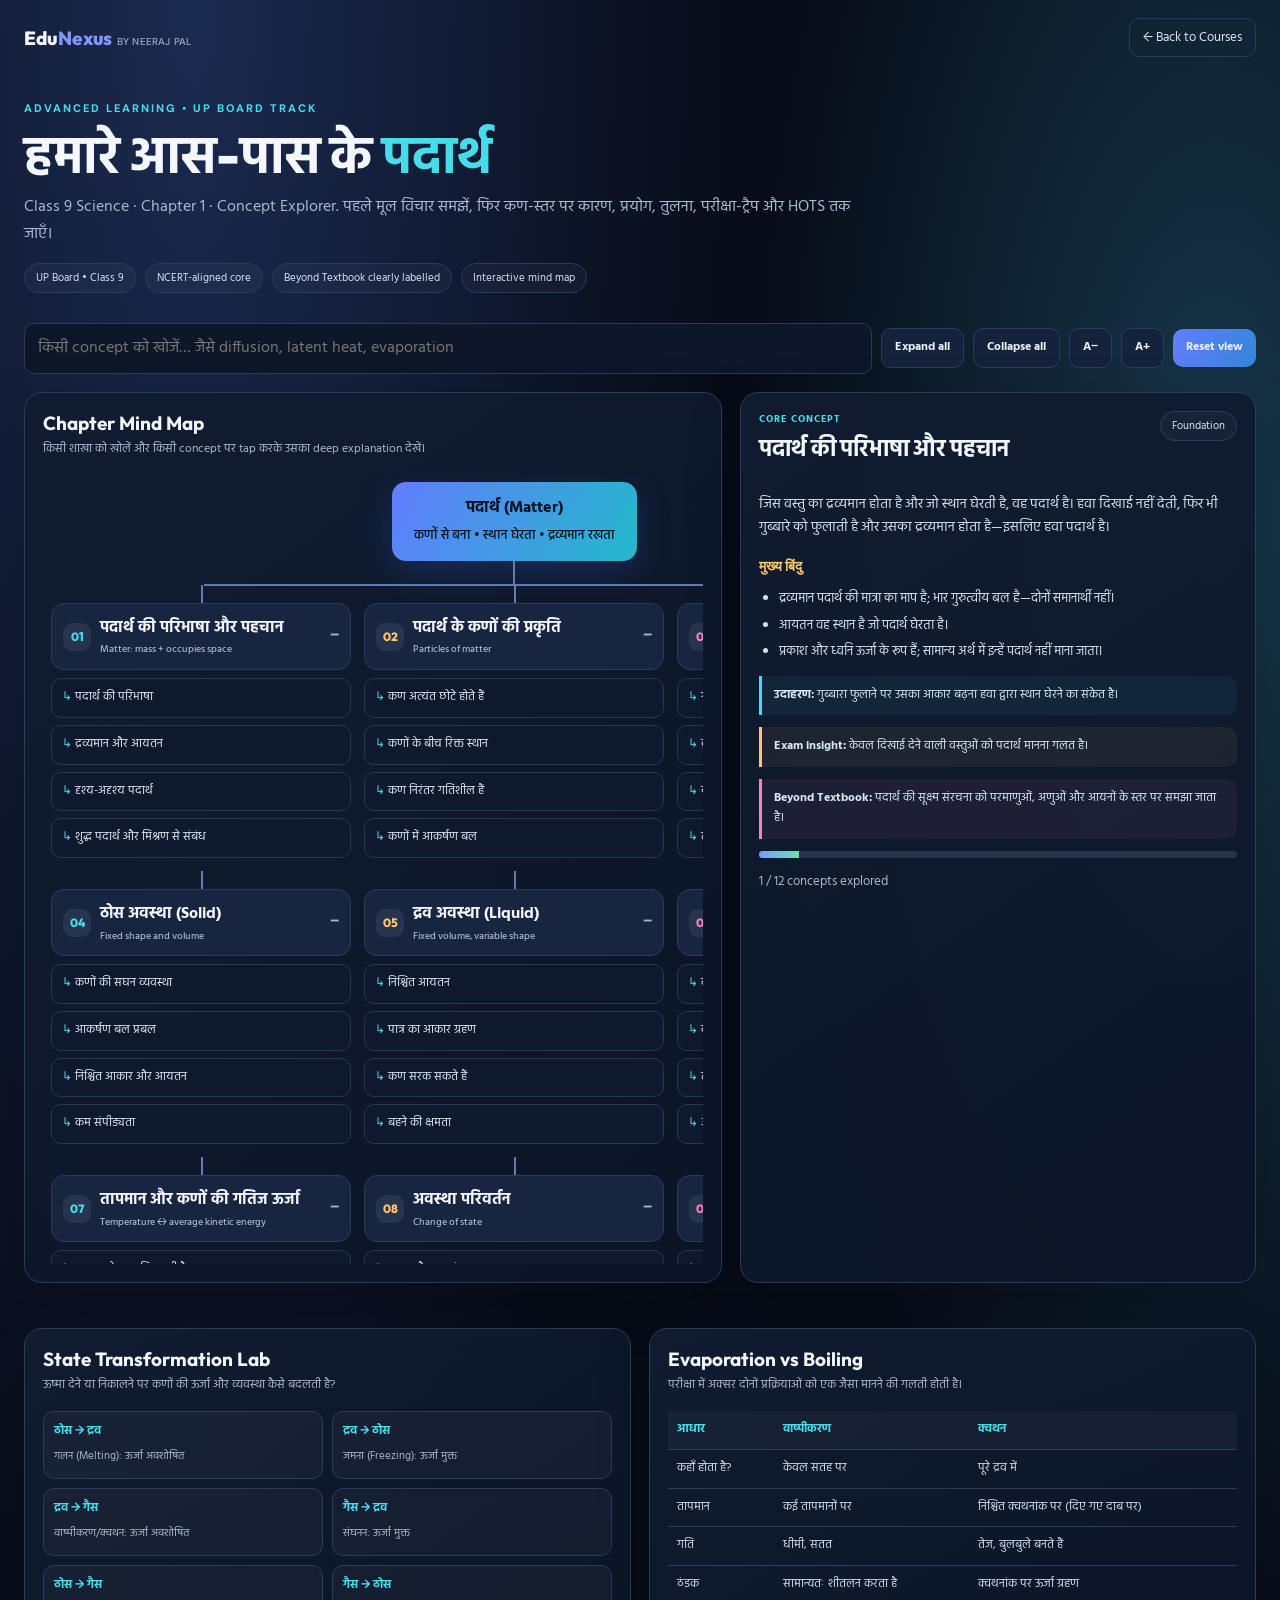
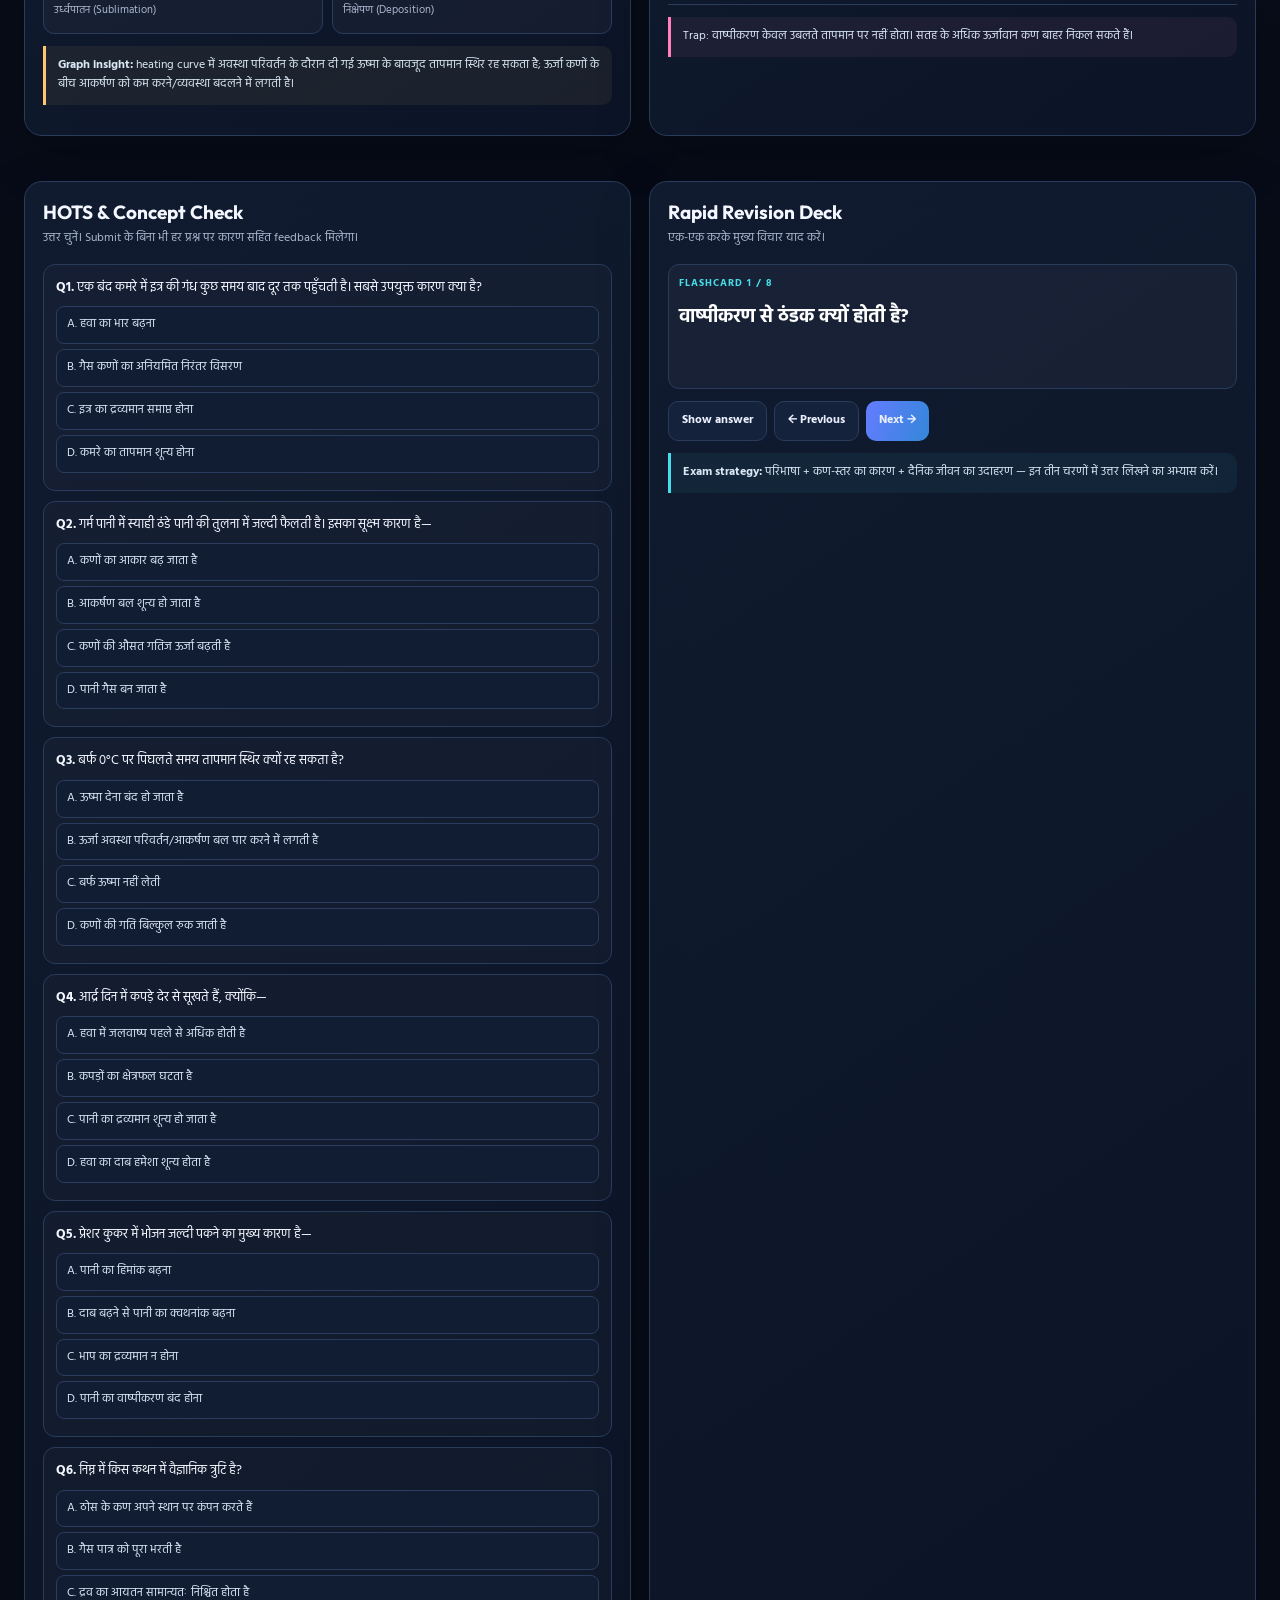
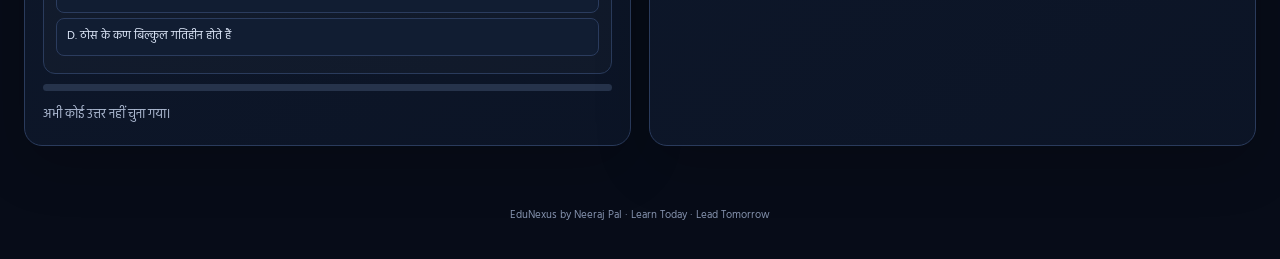
<file: class9-science-upboard-ch1-mindmap.html>
<!DOCTYPE html>
<html lang="hi">
<head>
<meta charset="UTF-8"><meta name="viewport" content="width=device-width, initial-scale=1.0"><meta name="theme-color" content="#080d1b">
<title>Class 9 Science Chapter 1 | Advanced Mind Map — EduNexus</title>
<link rel="preconnect" href="https://fonts.googleapis.com"><link rel="preconnect" href="https://fonts.gstatic.com" crossorigin><link href="https://fonts.googleapis.com/css2?family=DM+Sans:wght@400;500;600;700;800&family=Hind:wght@400;500;600;700&family=Outfit:wght@500;600;700;800&display=swap" rel="stylesheet">
<style>
:root{--bg:#070c18;--panel:#101a2e;--panel2:#14213a;--line:#2a3b5c;--text:#f4f7ff;--muted:#aab7cf;--blue:#8195ff;--cyan:#47dce7;--green:#61e5b4;--gold:#ffc66e;--pink:#ff80bd;--purple:#b69aff}*{box-sizing:border-box}body{margin:0;background:radial-gradient(ellipse at 15% 0%,#1b2a50 0,transparent 35%),radial-gradient(ellipse at 95% 15%,#17374a 0,transparent 27%),var(--bg);color:var(--text);font-family:Hind,'DM Sans',sans-serif;line-height:1.65}button,input{font:inherit}.top{max-width:1400px;margin:auto;padding:18px 24px;display:flex;justify-content:space-between;align-items:center;gap:12px}.brand{font:800 19px Outfit,sans-serif;letter-spacing:.2px}.brand span{color:var(--blue)}.top a{color:#dce5ff;text-decoration:none;border:1px solid var(--line);padding:8px 13px;border-radius:10px;font-size:13px}.hero{max-width:1400px;margin:auto;padding:26px 24px 18px}.tag{color:var(--cyan);font:800 11px 'DM Sans';letter-spacing:2px}.hero h1{font:800 clamp(29px,5vw,52px) Outfit,Hind,sans-serif;line-height:1.13;margin:10px 0}.hero h1 span{color:var(--cyan)}.hero p{max-width:850px;color:var(--muted);margin:10px 0}.meta{display:flex;gap:9px;flex-wrap:wrap;margin-top:16px}.pill{border:1px solid var(--line);background:#ffffff08;border-radius:999px;padding:5px 11px;font-size:11px;color:#d8e2f8}.toolbar{max-width:1400px;margin:12px auto 18px;padding:0 24px;display:flex;gap:9px;flex-wrap:wrap;align-items:center}.toolbar input{flex:1;min-width:180px;background:#0e1729;border:1px solid var(--line);border-radius:10px;padding:11px 13px;color:white;outline:none}.btn{border:1px solid var(--line);background:#15223b;color:#eaf0ff;border-radius:10px;padding:9px 13px;cursor:pointer;font-size:12px;font-weight:700}.btn.primary{background:linear-gradient(110deg,#647cff,#3387d9);border:0}.btn:hover{filter:brightness(1.15)}.layout{max-width:1400px;margin:auto;padding:0 24px 45px;display:grid;grid-template-columns:minmax(0,1.15fr) minmax(330px,.85fr);gap:18px}.panel{background:linear-gradient(145deg,#111c31ee,#0c1527ee);border:1px solid var(--line);border-radius:18px;padding:18px;box-shadow:0 18px 55px #0003}.panel h2{font:700 19px Outfit,Hind;margin:0 0 5px}.sub{color:var(--muted);font-size:12px;margin:0 0 15px}.map-canvas{overflow:auto;max-height:790px;padding:8px}.map-root{width:max-content;min-width:100%;display:flex;flex-direction:column;align-items:center;transform-origin:top center;transition:transform .2s}.root-node{background:linear-gradient(120deg,#627cff,#23b9ca);color:#061322;border-radius:14px;padding:13px 22px;text-align:center;font-weight:800;min-width:240px;box-shadow:0 10px 35px #3e79ff33}.trunk{width:2px;height:24px;background:#637cae}.branches{display:grid;grid-template-columns:repeat(3,minmax(180px,1fr));gap:13px;position:relative;width:100%}.branches:before{content:"";position:absolute;top:-1px;left:16.5%;right:16.5%;height:2px;background:#637cae}.branch{position:relative;padding-top:18px}.branch:before{content:"";position:absolute;top:0;left:50%;height:18px;width:2px;background:#637cae}.branch-head{width:100%;min-height:64px;border:1px solid var(--line);border-radius:13px;background:#172541;color:#f4f7ff;text-align:left;padding:11px;cursor:pointer;display:flex;align-items:center;gap:9px;font-weight:700}.branch-head .num{width:28px;height:28px;border-radius:9px;display:grid;place-items:center;background:#ffffff12;color:var(--cyan);font:800 12px Outfit;flex-shrink:0}.branch-head small{display:block;color:var(--muted);font-size:10px;font-weight:500}.branch:nth-child(3n+1) .num{color:var(--cyan)}.branch:nth-child(3n+2) .num{color:var(--gold)}.branch:nth-child(3n) .num{color:var(--pink)}.branch-items{display:grid;gap:7px;margin-top:8px}.topic{border:1px solid #263653;background:#0e192d;color:#dfe8fb;text-align:left;border-radius:10px;padding:9px 10px;cursor:pointer;font-size:12px}.topic:before{content:"↳ ";color:var(--cyan)}.topic.active{border-color:var(--blue);background:#25345a}.branch.collapsed .branch-items{display:none}.branch-head:after{content:"−";margin-left:auto;color:var(--muted)}.branch.collapsed .branch-head:after{content:"+"}.detail{min-height:400px}.detail-top{display:flex;justify-content:space-between;gap:10px;align-items:flex-start}.level{font-size:10px;color:var(--cyan);font-weight:800;letter-spacing:1px}.detail h2{font-size:23px;margin:5px 0 10px}.detail p{color:#d4def1;font-size:14px}.detail h3{font:700 14px Outfit;margin:18px 0 7px;color:var(--gold)}.detail ul{padding-left:20px;color:#d4def1;font-size:13px}.detail li{margin:5px 0}.callout{border-left:3px solid var(--cyan);background:#47dce710;border-radius:0 10px 10px 0;padding:10px 12px;color:#d9e8f5;font-size:12px;margin:12px 0}.exam{border-left-color:var(--gold);background:#ffc66e10}.trap{border-left-color:var(--pink);background:#ff80bd10}.mini-grid{display:grid;grid-template-columns:repeat(2,1fr);gap:9px;margin-top:12px}.mini{background:#ffffff08;border:1px solid var(--line);border-radius:11px;padding:10px}.mini b{display:block;color:var(--cyan);font-size:12px}.mini small{color:var(--muted);font-size:11px}.tabs{display:flex;gap:7px;flex-wrap:wrap;margin:12px 0}.tab{border:1px solid var(--line);background:#101a2e;color:#cbd7ed;border-radius:9px;padding:7px 11px;font-size:11px;cursor:pointer}.tab.active{background:#293b65;border-color:#8295ff;color:white}.lower{max-width:1400px;margin:0 auto 45px;padding:0 24px;display:grid;grid-template-columns:1fr 1fr;gap:18px}.table-wrap{overflow:auto}table{width:100%;border-collapse:collapse;font-size:12px;min-width:460px}th,td{padding:9px;border-bottom:1px solid var(--line);text-align:left;vertical-align:top}th{color:var(--cyan);background:#ffffff08}td{color:#d5def0}.quiz-q{border:1px solid var(--line);border-radius:12px;padding:12px;margin:10px 0;background:#ffffff05}.quiz-q p{margin:0 0 8px;font-size:13px}.option{display:block;width:100%;text-align:left;margin:5px 0;padding:8px 10px;border-radius:8px;border:1px solid #2b3c5e;background:#111d32;color:#dce6f8;font-size:12px;cursor:pointer}.option.correct{border-color:var(--green);background:#1c5b4b55}.option.wrong{border-color:#ff8299;background:#6a263955}.feedback{font-size:11px;color:var(--muted);margin-top:5px}.progress{height:7px;background:#26334b;border-radius:20px;overflow:hidden;margin:10px 0}.progress span{display:block;height:100%;width:0;background:linear-gradient(90deg,var(--blue),var(--green));transition:width .3s}.foot{text-align:center;color:#8492ad;font-size:11px;padding:15px 10px 35px}@media(max-width:980px){.layout{grid-template-columns:1fr}.lower{grid-template-columns:1fr}.map-canvas{max-height:unset}.branches{grid-template-columns:repeat(2,minmax(165px,1fr))}.branches:before{display:none}.branch{padding-top:0}.branch:before{display:none}}@media(max-width:560px){.top,.hero{padding-left:16px;padding-right:16px}.toolbar,.layout,.lower{padding-left:14px;padding-right:14px}.panel{padding:13px}.branches{grid-template-columns:1fr}.root-node{min-width:220px}.hero h1{font-size:31px}.mini-grid{grid-template-columns:1fr}.detail h2{font-size:20px}}
</style></head>
<body>
<header class="top"><div class="brand">Edu<span>Nexus</span> <small style="font:500 10px 'DM Sans';color:#9eacc5">BY NEERAJ PAL</small></div><a href="index.html#courses">← Back to Courses</a></header>
<section class="hero"><div class="tag">ADVANCED LEARNING • UP BOARD TRACK</div><h1>हमारे आस-पास के <span>पदार्थ</span></h1><p>Class 9 Science · Chapter 1 · Concept Explorer. पहले मूल विचार समझें, फिर कण-स्तर पर कारण, प्रयोग, तुलना, परीक्षा-ट्रैप और HOTS तक जाएँ।</p><div class="meta"><span class="pill">UP Board • Class 9</span><span class="pill">NCERT-aligned core</span><span class="pill">Beyond Textbook clearly labelled</span><span class="pill">Interactive mind map</span></div></section>
<div class="toolbar"><input id="search" type="search" placeholder="किसी concept को खोजें… जैसे diffusion, latent heat, evaporation"><button class="btn" id="expandAll">Expand all</button><button class="btn" id="collapseAll">Collapse all</button><button class="btn" id="zoomOut">A−</button><button class="btn" id="zoomIn">A+</button><button class="btn primary" id="reset">Reset view</button></div>
<main class="layout"><section class="panel"><h2>Chapter Mind Map</h2><p class="sub">किसी शाखा को खोलें और किसी concept पर tap करके उसका deep explanation देखें।</p><div class="map-canvas"><div class="map-root" id="mapRoot"><div class="root-node">पदार्थ (Matter)<br><small style="font-weight:500">कणों से बना • स्थान घेरता • द्रव्यमान रखता</small></div><div class="trunk"></div><div class="branches" id="branches"></div></div></div></section>
<section class="panel detail" aria-live="polite"><div class="detail-top"><div><div class="level" id="detailLevel">START HERE • CORE CONCEPT</div><h2 id="detailTitle">पदार्थ क्या है?</h2></div><span class="pill" id="detailTag">Foundation</span></div><div id="detailBody"><p>जिस वस्तु का द्रव्यमान होता है और जो स्थान घेरती है, उसे पदार्थ कहते हैं। पदार्थ की पहचान केवल उसके दिखाई देने से नहीं होती; हवा जैसी अदृश्य गैस भी पदार्थ है।</p><div class="callout">मुख्य विचार: पदार्थ के गुणों को समझने के लिए उसके कणों के व्यवहार को समझना जरूरी है।</div></div><div class="progress"><span id="progressBar"></span></div><small id="progressText" style="color:var(--muted)">0 / 12 concepts explored</small></section></main>
<section class="lower"><div class="panel"><h2>State Transformation Lab</h2><p class="sub">ऊष्मा देने या निकालने पर कणों की ऊर्जा और व्यवस्था कैसे बदलती है?</p><div class="mini-grid"><div class="mini"><b>ठोस → द्रव</b><small>गलन (Melting): ऊर्जा अवशोषित</small></div><div class="mini"><b>द्रव → ठोस</b><small>जमना (Freezing): ऊर्जा मुक्त</small></div><div class="mini"><b>द्रव → गैस</b><small>वाष्पीकरण/क्वथन: ऊर्जा अवशोषित</small></div><div class="mini"><b>गैस → द्रव</b><small>संघनन: ऊर्जा मुक्त</small></div><div class="mini"><b>ठोस → गैस</b><small>उर्ध्वपातन (Sublimation)</small></div><div class="mini"><b>गैस → ठोस</b><small>निक्षेपण (Deposition)</small></div></div><div class="callout exam"><b>Graph insight:</b> heating curve में अवस्था परिवर्तन के दौरान दी गई ऊष्मा के बावजूद तापमान स्थिर रह सकता है; ऊर्जा कणों के बीच आकर्षण को कम करने/व्यवस्था बदलने में लगती है।</div></div>
<div class="panel"><h2>Evaporation vs Boiling</h2><p class="sub">परीक्षा में अक्सर दोनों प्रक्रियाओं को एक जैसा मानने की गलती होती है।</p><div class="table-wrap"><table><thead><tr><th>आधार</th><th>वाष्पीकरण</th><th>क्वथन</th></tr></thead><tbody><tr><td>कहाँ होता है?</td><td>केवल सतह पर</td><td>पूरे द्रव में</td></tr><tr><td>तापमान</td><td>कई तापमानों पर</td><td>निश्चित क्वथनांक पर (दिए गए दाब पर)</td></tr><tr><td>गति</td><td>धीमी, सतत</td><td>तेज, बुलबुले बनते हैं</td></tr><tr><td>ठंडक</td><td>सामान्यतः शीतलन करता है</td><td>क्वथनांक पर ऊर्जा ग्रहण</td></tr></tbody></table></div><div class="callout trap">Trap: वाष्पीकरण केवल उबलते तापमान पर नहीं होता। सतह के अधिक ऊर्जावान कण बाहर निकल सकते हैं।</div></div></section>
<section class="lower"><div class="panel"><h2>HOTS & Concept Check</h2><p class="sub">उत्तर चुनें। Submit के बिना भी हर प्रश्न पर कारण सहित feedback मिलेगा।</p><div id="quiz"></div><div class="progress"><span id="quizProgress"></span></div><small id="quizScore" style="color:var(--muted)">अभी कोई उत्तर नहीं चुना गया।</small></div><div class="panel"><h2>Rapid Revision Deck</h2><p class="sub">एक-एक करके मुख्य विचार याद करें।</p><div class="mini" style="min-height:125px"><div class="level">FLASHCARD <span id="flashCount">1 / 8</span></div><h3 id="flashQ" style="color:white;margin:10px 0">वाष्पीकरण से ठंडक क्यों होती है?</h3><p id="flashA" hidden style="font-size:13px">अधिक गतिज ऊर्जा वाले कण सतह से निकल जाते हैं। शेष द्रव की औसत गतिज ऊर्जा घटती है, इसलिए तापमान कम हो सकता है।</p></div><div class="tabs"><button class="btn" id="showFlash">Show answer</button><button class="btn" id="prevFlash">← Previous</button><button class="btn primary" id="nextFlash">Next →</button></div><div class="callout"><b>Exam strategy:</b> परिभाषा + कण-स्तर का कारण + दैनिक जीवन का उदाहरण — इन तीन चरणों में उत्तर लिखने का अभ्यास करें।</div></div></section>
<footer class="foot">EduNexus by Neeraj Pal · Learn Today · Lead Tomorrow</footer>
<script>
const concepts=[
{group:'01',title:'पदार्थ की परिभाषा और पहचान',sub:'Matter: mass + occupies space',items:['पदार्थ की परिभाषा','द्रव्यमान और आयतन','दृश्य-अदृश्य पदार्थ','शुद्ध पदार्थ और मिश्रण से संबंध'],tag:'Foundation',level:'CORE CONCEPT',body:'जिस वस्तु का द्रव्यमान होता है और जो स्थान घेरती है, वह पदार्थ है। हवा दिखाई नहीं देती, फिर भी गुब्बारे को फुलाती है और उसका द्रव्यमान होता है—इसलिए हवा पदार्थ है।',points:['द्रव्यमान पदार्थ की मात्रा का माप है; भार गुरुत्वीय बल है—दोनों समानार्थी नहीं।','आयतन वह स्थान है जो पदार्थ घेरता है।','प्रकाश और ध्वनि ऊर्जा के रूप हैं; सामान्य अर्थ में इन्हें पदार्थ नहीं माना जाता।'],example:'गुब्बारा फुलाने पर उसका आकार बढ़ना हवा द्वारा स्थान घेरने का संकेत है।',trap:'केवल दिखाई देने वाली वस्तुओं को पदार्थ मानना गलत है।',beyond:'पदार्थ की सूक्ष्म संरचना को परमाणुओं, अणुओं और आयनों के स्तर पर समझा जाता है।'},
{group:'02',title:'पदार्थ के कणों की प्रकृति',sub:'Particles of matter',items:['कण अत्यंत छोटे होते हैं','कणों के बीच रिक्त स्थान','कण निरंतर गतिशील हैं','कणों में आकर्षण बल'],tag:'Particle model',level:'MICROSCOPIC THINKING',body:'पदार्थ सतत (continuous) नहीं, बल्कि सूक्ष्म कणों से बना होता है। इन कणों के बीच रिक्त स्थान होता है, वे लगातार गति करते हैं और एक-दूसरे को आकर्षित करते हैं।',points:['चीनी/नमक पानी में घुलने पर कण पानी के कणों के बीच के रिक्त स्थान में फैलते हैं।','गर्म पानी में रंग/स्याही तेजी से फैलती है क्योंकि ताप बढ़ने पर कणों की औसत गतिज ऊर्जा बढ़ती है।','कणों के बीच आकर्षण बल पदार्थ की अवस्था और कठोरता को प्रभावित करता है।'],example:'पोटैशियम परमैंगनेट का एक छोटा क्रिस्टल बहुत अधिक पानी को रंग सकता है—कणों का आकार अत्यंत छोटा है।',trap:'घुलने पर पदार्थ के कण गायब नहीं होते; वे पूरे विलयन में वितरित हो जाते हैं।',beyond:'Diffusion को सांद्रता-अंतर के कारण कणों के शुद्ध प्रसार के रूप में समझें; यह गैसों में सामान्यतः तेज होता है।'},
{group:'03',title:'विसरण (Diffusion)',sub:'Random motion and mixing',items:['गैसों में तीव्र विसरण','द्रवों में विसरण','ठोसों में बहुत धीमा','तापमान का प्रभाव'],tag:'Transport',level:'REASONING',body:'दो पदार्थों के कणों का स्वतः एक-दूसरे में मिलना विसरण कहलाता है। कणों की अनियमित गति के कारण वे उच्च सांद्रता वाले क्षेत्र से कम सांद्रता वाले क्षेत्र की ओर फैलते हैं।',points:['गैसों में कण दूर-दूर और तेज गति से चलते हैं, इसलिए विसरण तेज है।','द्रवों में कण पास होते हैं, इसलिए विसरण गैसों से धीमा है।','ताप बढ़ने पर कणों की गति बढ़ती है और विसरण सामान्यतः तेज होता है।'],example:'कमरे के एक कोने में इत्र छिड़कने पर उसकी गंध पूरे कमरे में फैलती है।',trap:'विसरण के लिए हवा का बहना अनिवार्य नहीं; कणों की यादृच्छिक गति भी कारण है।',beyond:'विसरण की दर तापमान, माध्यम, कणों के द्रव्यमान और सांद्रता-ढाल पर निर्भर करती है।'},
{group:'04',title:'ठोस अवस्था (Solid)',sub:'Fixed shape and volume',items:['कणों की सघन व्यवस्था','आकर्षण बल प्रबल','निश्चित आकार और आयतन','कम संपीड्यता'],tag:'States of matter',level:'STRUCTURE → PROPERTY',body:'ठोस में कण बहुत पास और व्यवस्थित होते हैं। वे अपने निश्चित स्थान के आसपास कंपन करते हैं, स्वतंत्र रूप से दूर नहीं जा पाते। इसलिए ठोस का आकार और आयतन सामान्यतः निश्चित होता है।',points:['कणों के बीच रिक्त स्थान कम होता है।','आकर्षण बल अपेक्षाकृत अधिक होता है।','ठोस को दबाकर आयतन घटाना कठिन है।','कण स्थिर नहीं; वे अपने स्थान पर कंपन करते हैं।'],example:'ईंट, बर्फ, लकड़ी और लोहे के टुकड़े।',trap:'“ठोस के कण बिल्कुल नहीं चलते” कहना गलत है—वे कंपन करते हैं।',beyond:'क्रिस्टलीय ठोसों में नियमित दीर्घ-परास क्रम होता है; काँच जैसे अमॉर्फस ठोसों में ऐसा क्रम नहीं।'},
{group:'05',title:'द्रव अवस्था (Liquid)',sub:'Fixed volume, variable shape',items:['निश्चित आयतन','पात्र का आकार ग्रहण','कण सरक सकते हैं','बहने की क्षमता'],tag:'States of matter',level:'STRUCTURE → PROPERTY',body:'द्रव के कण ठोस की तुलना में कुछ अधिक दूर होते हैं और एक-दूसरे के ऊपर सरक सकते हैं। इसलिए द्रव का आयतन निश्चित लेकिन आकार पात्र के अनुसार बदलता है।',points:['आकर्षण बल ठोस से कम, गैस से अधिक होता है।','द्रव बह सकता है और उसकी सतह स्वतंत्र रूप से समतल हो सकती है।','द्रव बहुत कम संपीड्य होता है।'],example:'पानी, तेल, दूध और पारा।',trap:'द्रव का आकार बदलता है, पर निश्चित ताप-दाब पर उसका आयतन लगभग निश्चित रहता है।',beyond:'श्यानता (viscosity) बहने के प्रति द्रव का आंतरिक प्रतिरोध है; यह सभी द्रवों में समान नहीं।'},
{group:'06',title:'गैसीय अवस्था (Gas)',sub:'No fixed shape or volume',items:['कणों के बीच अधिक दूरी','कमजोर आकर्षण','तेज अनियमित गति','अधिक संपीड्यता'],tag:'States of matter',level:'STRUCTURE → PROPERTY',body:'गैसों में कण बहुत दूर-दूर होते हैं और उपलब्ध स्थान में स्वतंत्र रूप से तेज गति करते हैं। इसलिए गैस का न निश्चित आकार होता है, न निश्चित आयतन।',points:['गैस पात्र को पूरा भर देती है।','कणों के बीच रिक्त स्थान अधिक और आकर्षण अपेक्षाकृत कमजोर होता है।','दबाव डालकर गैस का आयतन काफी घटाया जा सकता है।'],example:'हवा, ऑक्सीजन, कार्बन डाइऑक्साइड और जलवाष्प।',trap:'गैस और वाष्प में रोजमर्रा की भाषा में समानता है; वैज्ञानिक उपयोग में वाष्प किसी पदार्थ की गैसीय अवस्था को दर्शाता है जो सामान्य परिस्थितियों में द्रव/ठोस भी हो सकता है।',beyond:'आदर्श गैस मॉडल में कणों का अपना आयतन नगण्य और पारस्परिक आकर्षण नगण्य माना जाता है।'},
{group:'07',title:'तापमान और कणों की गतिज ऊर्जा',sub:'Temperature ↔ average kinetic energy',items:['ताप बढ़ने पर गति बढ़ती है','Kelvin scale','ऊष्मा और तापमान का अंतर','ऊर्जा का स्थानांतरण'],tag:'Thermal physics',level:'DEEP CONNECTION',body:'तापमान किसी पदार्थ के कणों की औसत गतिज ऊर्जा से जुड़ा है। ताप बढ़ाने पर कण सामान्यतः तेज गति करते हैं। ऊष्मा ऊर्जा का स्थानांतरण है, जबकि तापमान अवस्था का माप है।',points:['Kelvin = Celsius + 273 (स्कूली गणना में प्रायः 273 लिया जाता है)।','0°C लगभग 273 K के बराबर है।','ऊष्मा हमेशा स्वतः उच्च ताप से निम्न ताप की ओर जाती है।','समान ऊष्मा देने पर अलग पदार्थों का ताप परिवर्तन अलग हो सकता है।'],example:'गर्म पानी में स्याही ठंडे पानी की तुलना में जल्दी फैलती है।',trap:'ऊष्मा और तापमान एक ही चीज नहीं हैं। तापमान अधिक होने का अर्थ हमेशा कुल ऊष्मा अधिक होना नहीं है।',beyond:'तापमान औसत कण-गतिज ऊर्जा से जुड़ा है; कुल आंतरिक ऊर्जा कणों की संख्या और अन्य ऊर्जा योगदानों पर भी निर्भर करती है।'},
{group:'08',title:'अवस्था परिवर्तन',sub:'Change of state',items:['गलन और गलनांक','जमना और हिमांक','क्वथन और क्वथनांक','संघनन','उर्ध्वपातन और निक्षेपण'],tag:'Phase change',level:'PROCESS MAP',body:'तापमान या दाब बदलने से पदार्थ एक अवस्था से दूसरी अवस्था में जा सकता है। अवस्था परिवर्तन में कणों की ऊर्जा, दूरी और आकर्षण के प्रभाव का संतुलन बदलता है।',points:['गलन: ठोस से द्रव; जमना: द्रव से ठोस।','क्वथन: द्रव के पूरे भाग में वाष्प बनना; संघनन: गैस/वाष्प से द्रव।','उर्ध्वपातन: कुछ ठोस सीधे गैस बनते हैं; निक्षेपण इसका उल्टा है।','दाब बदलने से क्वथनांक और अवस्था-संतुलन बदल सकते हैं।'],example:'कपूर/अमोनियम क्लोराइड का उर्ध्वपातन; फ्रिज में जल का जमना।',trap:'हर ठोस सामान्य परिस्थितियों में सीधे गैस नहीं बनता; उर्ध्वपातन केवल कुछ पदार्थों में स्पष्ट होता है।',beyond:'Phase diagram ताप और दाब के अनुसार स्थिर अवस्था-क्षेत्र दिखाता है; यह पाठ्यक्रम से आगे का विस्तार है।'},
{group:'09',title:'गलनांक, क्वथनांक और गुप्त ऊष्मा',sub:'Latent heat',items:['गलनांक','क्वथनांक','गलन की गुप्त ऊष्मा','वाष्पीकरण की गुप्त ऊष्मा','ताप स्थिर क्यों रहता है?'],tag:'Energy transfer',level:'HIGH-VALUE EXAM CONCEPT',body:'अवस्था परिवर्तन के दौरान दी गई ऊर्जा का उपयोग कणों के बीच आकर्षण को पार करने और व्यवस्था बदलने में हो सकता है। इसलिए शुद्ध पदार्थ का तापमान अवस्था परिवर्तन के दौरान स्थिर रह सकता है।',points:['गलन की गुप्त ऊष्मा: गलनांक पर ठोस को द्रव में बदलने हेतु प्रति इकाई द्रव्यमान आवश्यक ऊष्मा।','वाष्पीकरण की गुप्त ऊष्मा: क्वथनांक पर द्रव को गैस में बदलने हेतु प्रति इकाई द्रव्यमान आवश्यक ऊष्मा।','गुप्त ऊष्मा के दौरान तापमान स्थिर, पर ऊर्जा का आदान-प्रदान जारी रहता है।'],example:'0°C की बर्फ और 0°C के पानी का तापमान समान हो सकता है, लेकिन बर्फ पिघलने के लिए अतिरिक्त ऊर्जा लेती है।',trap:'ताप स्थिर होने का अर्थ यह नहीं कि ऊष्मा दी ही नहीं जा रही।',beyond:'Q = mL संबंध गुप्त ऊष्मा की गणना का आधार है; यहाँ L विशिष्ट गुप्त ऊष्मा है।'},
{group:'10',title:'वाष्पीकरण (Evaporation)',sub:'Surface phenomenon below boiling point',items:['सतह से कणों का निकलना','शीतलन प्रभाव','सतही क्षेत्रफल','तापमान','आर्द्रता','हवा की गति'],tag:'Daily-life science',level:'APPLICATION + REASONING',body:'द्रव की सतह से कुछ अधिक गतिज ऊर्जा वाले कण किसी भी तापमान पर बाहर निकल सकते हैं। इसे वाष्पीकरण कहते हैं। बाहर निकलने वाले कण ऊर्जा ले जाते हैं, इसलिए शेष द्रव ठंडा हो सकता है।',points:['सतही क्षेत्रफल बढ़े → वाष्पीकरण तेज।','तापमान बढ़े → अधिक कणों को पर्याप्त ऊर्जा मिलती है।','आर्द्रता बढ़े → हवा में पहले से जलवाष्प अधिक, इसलिए वाष्पीकरण धीमा।','हवा की गति बढ़े → सतह के पास की जलवाष्प हटती है, वाष्पीकरण तेज।'],example:'पसीना वाष्पित होकर शरीर से ऊर्जा लेता है; मिट्टी के घड़े से पानी ठंडा होता है।',trap:'गर्म और शुष्क हवा में कपड़े जल्दी सूखते हैं; केवल गर्मी नहीं, कम आर्द्रता भी महत्त्वपूर्ण है।',beyond:'वाष्पीकरण की दर द्रव की प्रकृति और आसपास के दाब पर भी निर्भर कर सकती है।'},
{group:'11',title:'दाब का प्रभाव और गैसों का द्रवीकरण',sub:'Pressure and particle spacing',items:['दाब बढ़ाने पर कण पास आते हैं','ताप घटाने से गतिज ऊर्जा घटती है','गैस से द्रव बनना','LPG/CNG जैसे अनुप्रयोग'],tag:'Beyond textbook',level:'BEYOND TEXTBOOK • FOUNDATION',body:'गैस को ठंडा करने और उपयुक्त दाब देने पर उसके कण पास आ सकते हैं और गैस द्रव में बदल सकती है। हर गैस के लिए द्रवीकरण की स्थितियाँ अलग होती हैं।',points:['दाब बढ़ाने से गैस का आयतन घट सकता है।','ताप घटाने पर कणों की औसत गतिज ऊर्जा घटती है।','द्रवीकरण में गैस से द्रव अवस्था बनती है।'],example:'LPG को सिलेंडर में दाब के अंतर्गत मुख्यतः द्रव रूप में रखा जाता है।',trap:'केवल दाब बढ़ाना हर तापमान पर किसी भी गैस को द्रव नहीं बना देता; तापमान की भूमिका भी महत्त्वपूर्ण है।',beyond:'Critical temperature से ऊपर केवल दाब बढ़ाकर गैस को द्रवित नहीं किया जा सकता। यह उन्नत स्तर का विचार है।'},
{group:'12',title:'दैनिक जीवन में पदार्थ विज्ञान',sub:'Use concepts to explain phenomena',items:['मिट्टी का घड़ा ठंडा क्यों?','पसीना शरीर को ठंडा क्यों?','कपड़े जल्दी कब सूखते हैं?','रेगिस्तानी कूलर','प्रेशर कुकर में खाना जल्दी क्यों?'],tag:'Application lab',level:'TRANSFER OF LEARNING',body:'अवस्था, कणों की गति, वाष्पीकरण और दाब के सिद्धांत रोजमर्रा की घटनाओं को समझाते हैं। अच्छे उत्तर में केवल घटना नहीं, उसके पीछे का कण-स्तरीय कारण लिखें।',points:['घड़े की सूक्ष्म छिद्रों से थोड़ा पानी बाहर आता है; वाष्पीकरण ऊष्मा लेता है।','पसीने का वाष्पीकरण त्वचा से ऊर्जा लेता है।','शुष्क हवा और तेज हवा कपड़े जल्दी सुखाने में मदद करती हैं।','प्रेशर कुकर में दाब बढ़ने से पानी का क्वथनांक बढ़ता है; भोजन अधिक ताप पर पकता है।'],example:'रेगिस्तानी कूलर में शुष्क हवा पानी के वाष्पीकरण को तेज करती है।',trap:'प्रेशर कुकर का कारण “भाप ज्यादा गर्म होती है” भर नहीं; दाब बढ़ने से क्वथनांक बढ़ना मुख्य बात है।',beyond:'किसी प्रक्रिया की दर समझने के लिए ऊर्जा, दाब, सतह और परिवेश की दशाओं को एक साथ देखना चाहिए。'}
];
const branches=document.getElementById('branches');let explored=new Set();let zoom=1;
function renderMap(filter=''){branches.innerHTML='';concepts.forEach((c,i)=>{const match=(c.title+' '+c.sub+' '+c.items.join(' ')).toLowerCase().includes(filter.toLowerCase());if(!match)return;const el=document.createElement('div');el.className='branch';el.innerHTML=`<button class="branch-head" type="button"><span class="num">${c.group}</span><span>${c.title}<small>${c.sub}</small></span></button><div class="branch-items">${c.items.map((it,j)=>`<button class="topic" data-i="${i}" data-j="${j}">${it}</button>`).join('')}</div>`;el.querySelector('.branch-head').onclick=()=>el.classList.toggle('collapsed');el.querySelectorAll('.topic').forEach(b=>b.onclick=()=>showConcept(i,Number(b.dataset.j),b));branches.appendChild(el)});}
function showConcept(i,j=0,btn=null){const c=concepts[i];explored.add(i);document.querySelectorAll('.topic').forEach(x=>x.classList.remove('active'));if(btn)btn.classList.add('active');document.getElementById('detailLevel').textContent=c.level;document.getElementById('detailTitle').textContent=c.title;document.getElementById('detailTag').textContent=c.tag;document.getElementById('detailBody').innerHTML=`<p>${c.body}</p><h3>मुख्य बिंदु</h3><ul>${c.points.map(x=>`<li>${x}</li>`).join('')}</ul><div class="callout"><b>उदाहरण:</b> ${c.example}</div><div class="callout exam"><b>Exam insight:</b> ${c.trap}</div><div class="callout trap"><b>Beyond Textbook:</b> ${c.beyond}</div>`;document.getElementById('progressBar').style.width=(explored.size/concepts.length*100)+'%';document.getElementById('progressText').textContent=`${explored.size} / ${concepts.length} concepts explored`;}
document.getElementById('search').addEventListener('input',e=>renderMap(e.target.value.trim()));document.getElementById('expandAll').onclick=()=>document.querySelectorAll('.branch').forEach(x=>x.classList.remove('collapsed'));document.getElementById('collapseAll').onclick=()=>document.querySelectorAll('.branch').forEach(x=>x.classList.add('collapsed'));document.getElementById('zoomIn').onclick=()=>{zoom=Math.min(1.35,zoom+.1);document.getElementById('mapRoot').style.transform=`scale(${zoom})`};document.getElementById('zoomOut').onclick=()=>{zoom=Math.max(.65,zoom-.1);document.getElementById('mapRoot').style.transform=`scale(${zoom})`};document.getElementById('reset').onclick=()=>{zoom=1;document.getElementById('mapRoot').style.transform='scale(1)';document.getElementById('search').value='';renderMap();showConcept(0)};
const qs=[
{q:'एक बंद कमरे में इत्र की गंध कुछ समय बाद दूर तक पहुँचती है। सबसे उपयुक्त कारण क्या है?',o:['हवा का भार बढ़ना','गैस कणों का अनियमित निरंतर विसरण','इत्र का द्रव्यमान समाप्त होना','कमरे का तापमान शून्य होना'],a:1,e:'गैस के कण तेज अनियमित गति करते हैं और उच्च सांद्रता से पूरे कमरे में फैलते हैं।'},
{q:'गर्म पानी में स्याही ठंडे पानी की तुलना में जल्दी फैलती है। इसका सूक्ष्म कारण है—',o:['कणों का आकार बढ़ जाता है','आकर्षण बल शून्य हो जाता है','कणों की औसत गतिज ऊर्जा बढ़ती है','पानी गैस बन जाता है'],a:2,e:'ताप बढ़ने से कणों की औसत गतिज ऊर्जा और गति बढ़ती है, इसलिए विसरण तेज होता है।'},
{q:'बर्फ 0°C पर पिघलते समय तापमान स्थिर क्यों रह सकता है?',o:['ऊष्मा देना बंद हो जाता है','ऊर्जा अवस्था परिवर्तन/आकर्षण बल पार करने में लगती है','बर्फ ऊष्मा नहीं लेती','कणों की गति बिल्कुल रुक जाती है'],a:1,e:'दी गई ऊर्जा गुप्त ऊष्मा के रूप में अवस्था बदलने में लगती है; तापमान स्थिर रह सकता है।'},
{q:'आर्द्र दिन में कपड़े देर से सूखते हैं, क्योंकि—',o:['हवा में जलवाष्प पहले से अधिक होती है','कपड़ों का क्षेत्रफल घटता है','पानी का द्रव्यमान शून्य हो जाता है','हवा का दाब हमेशा शून्य होता है'],a:0,e:'अधिक आर्द्रता वाष्पीकरण की दर घटाती है क्योंकि हवा में पहले से जलवाष्प अधिक होती है।'},
{q:'प्रेशर कुकर में भोजन जल्दी पकने का मुख्य कारण है—',o:['पानी का हिमांक बढ़ना','दाब बढ़ने से पानी का क्वथनांक बढ़ना','भाप का द्रव्यमान न होना','पानी का वाष्पीकरण बंद होना'],a:1,e:'अधिक दाब पर पानी अधिक तापमान पर उबलता है, इसलिए भोजन अधिक ताप पर पकता है।'},
{q:'निम्न में किस कथन में वैज्ञानिक त्रुटि है?',o:['ठोस के कण अपने स्थान पर कंपन करते हैं','गैस पात्र को पूरा भरती है','द्रव का आयतन सामान्यतः निश्चित होता है','ठोस के कण बिल्कुल गतिहीन होते हैं'],a:3,e:'ठोस के कण गतिहीन नहीं होते; वे अपने निश्चित स्थान के आसपास कंपन करते हैं।'}
];let answered=0,correct=0;const quiz=document.getElementById('quiz');qs.forEach((q,i)=>{const box=document.createElement('div');box.className='quiz-q';box.innerHTML=`<p><b>Q${i+1}.</b> ${q.q}</p>${q.o.map((o,j)=>`<button class="option" data-j="${j}">${'ABCD'[j]}. ${o}</button>`).join('')}<div class="feedback"></div>`;box.querySelectorAll('.option').forEach(b=>b.onclick=()=>{if(box.dataset.done)return;box.dataset.done='1';answered++;const chosen=Number(b.dataset.j);if(chosen===q.a){correct++;b.classList.add('correct')}else{b.classList.add('wrong');box.querySelectorAll('.option')[q.a].classList.add('correct')}box.querySelector('.feedback').textContent=(chosen===q.a?'सही उत्तर। ':'सही उत्तर: '+ 'ABCD'[q.a]+'. ')+q.e;document.getElementById('quizProgress').style.width=(answered/qs.length*100)+'%';document.getElementById('quizScore').textContent=`Attempted ${answered}/${qs.length} · Correct ${correct}`});quiz.appendChild(box)});
const flash=[['वाष्पीकरण से ठंडक क्यों होती है?','अधिक गतिज ऊर्जा वाले कण सतह से निकलते हैं। शेष द्रव की औसत गतिज ऊर्जा घट सकती है।'],['विसरण क्या है?','कणों की स्वतः गति के कारण दो पदार्थों का एक-दूसरे में मिलना।'],['गैस अधिक संपीड्य क्यों है?','गैस कणों के बीच रिक्त स्थान बहुत अधिक होता है।'],['गलनांक क्या है?','वह निश्चित तापमान जिस पर दिए गए दाब पर ठोस द्रव में बदलता है।'],['आर्द्रता बढ़े तो वाष्पीकरण?','सामान्यतः धीमा होता है, क्योंकि हवा में जलवाष्प पहले से अधिक होती है।'],['गुप्त ऊष्मा के दौरान ताप स्थिर क्यों?','ऊर्जा कणों की व्यवस्था/आकर्षण बदलने में लगती है, ताप बढ़ाने में नहीं।'],['ठोस के कण क्या करते हैं?','वे अपने निश्चित स्थान के आसपास कंपन करते हैं।'],['क्वथन और वाष्पीकरण में अंतर?','क्वथन पूरे द्रव में निश्चित ताप पर; वाष्पीकरण सतह पर कई तापमानों पर।']];let fi=0;function drawFlash(){document.getElementById('flashCount').textContent=(fi+1)+' / '+flash.length;document.getElementById('flashQ').textContent=flash[fi][0];document.getElementById('flashA').textContent=flash[fi][1];document.getElementById('flashA').hidden=true;document.getElementById('showFlash').textContent='Show answer'}document.getElementById('showFlash').onclick=()=>{const a=document.getElementById('flashA');a.hidden=!a.hidden;document.getElementById('showFlash').textContent=a.hidden?'Show answer':'Hide answer'};document.getElementById('nextFlash').onclick=()=>{fi=(fi+1)%flash.length;drawFlash()};document.getElementById('prevFlash').onclick=()=>{fi=(fi-1+flash.length)%flash.length;drawFlash()};renderMap();showConcept(0);drawFlash();
</script></body></html>
</file>
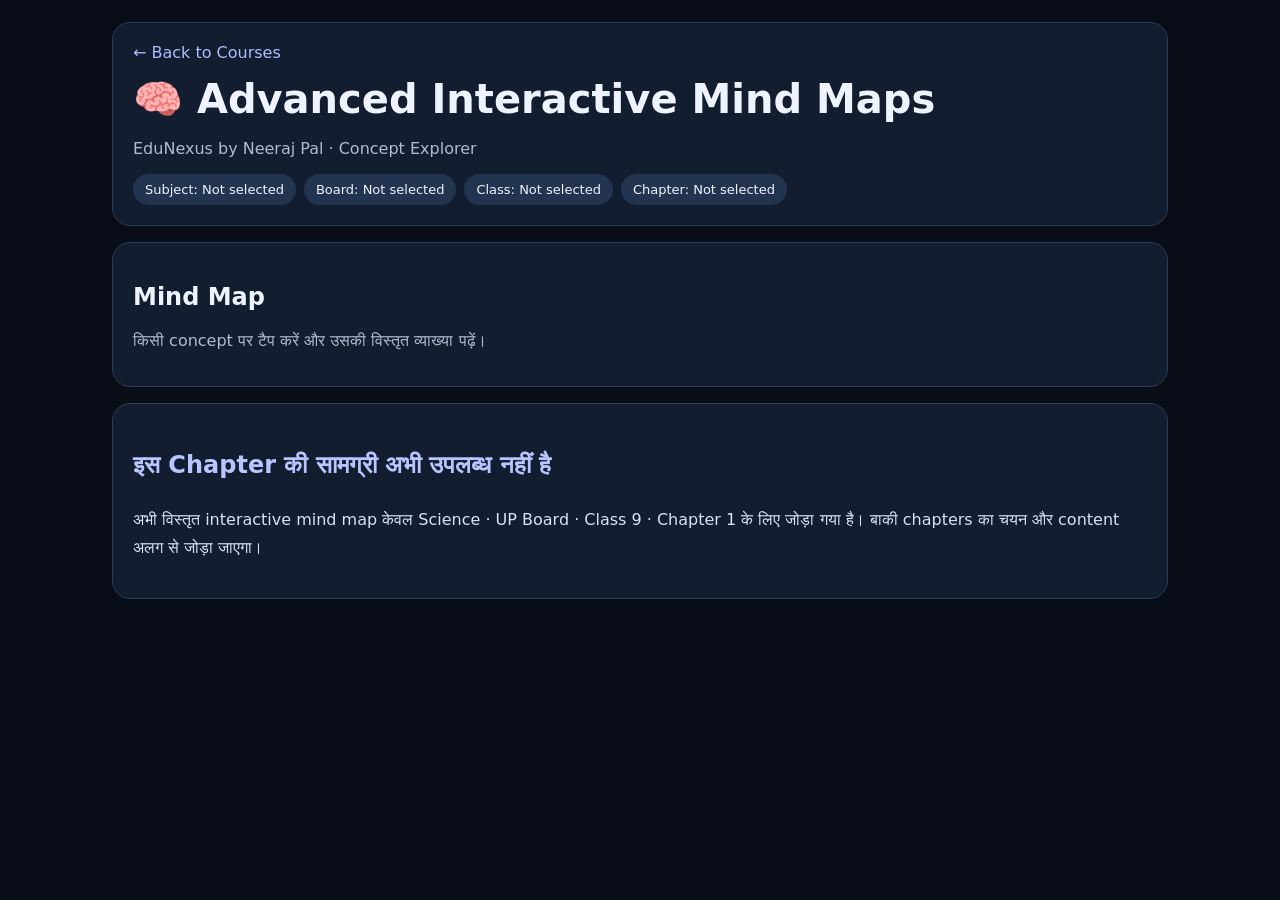
<file: mind-maps.html>
<!doctype html>
<html lang="hi"><head><meta charset="utf-8"><meta name="viewport" content="width=device-width,initial-scale=1">
<title>EduNexus | Interactive Mind Maps</title>
<style>
*{box-sizing:border-box}body{margin:0;background:#080d18;color:#eef3ff;font-family:system-ui,Arial,sans-serif}
.wrap{max-width:1100px;margin:auto;padding:22px}.top,.panel{background:#121d30;border:1px solid #2c3d59;border-radius:18px;padding:20px;margin-bottom:16px}
a,button{cursor:pointer}.back{color:#aebdff;text-decoration:none}.muted{color:#aebbd0}
h1{font-size:clamp(25px,5vw,40px);margin:14px 0 8px}.pills{display:flex;gap:8px;flex-wrap:wrap}.pill{background:#233451;padding:8px 12px;border-radius:30px;font-size:13px}
.map{display:grid;grid-template-columns:repeat(auto-fit,minmax(220px,1fr));gap:12px}.node{border:1px solid #354b6d;background:#17263d;color:#f4f7ff;border-radius:14px;padding:16px;text-align:left;min-height:110px}.node:hover{border-color:#8c9cff;transform:translateY(-2px)}.node b{display:block;margin-bottom:7px;color:#b9c5ff}.detail{line-height:1.75;color:#d7e1f2}.detail h2{color:#b9c5ff}.hidden{display:none}.tools{display:flex;gap:8px;flex-wrap:wrap;margin-top:12px}button.tool{border:0;border-radius:10px;padding:10px 14px;background:#687cff;color:white}
@media(max-width:600px){.wrap{padding:12px}.top,.panel{padding:15px}}
</style></head><body><main class="wrap">
<header class="top"><a class="back" href="index.html#courses">← Back to Courses</a>
<h1>🧠 Advanced Interactive Mind Maps</h1><p class="muted">EduNexus by Neeraj Pal · Concept Explorer</p>
<div class="pills"><span class="pill" id="subject"></span><span class="pill" id="board"></span><span class="pill" id="class"></span><span class="pill" id="chapter"></span></div></header>
<section class="panel"><h2 id="heading">Chapter Mind Map</h2><p class="muted">किसी concept पर टैप करें और उसकी विस्तृत व्याख्या पढ़ें।</p>
<div class="map" id="map"></div></section>
<section class="panel detail" id="detail"><h2>Concept Explorer</h2><p>ऊपर किसी concept को चुनें।</p></section>
</main><script>
const q=new URLSearchParams(location.search),get=k=>q.get(k)||"Not selected";
for(const [id,key] of [["subject","subject"],["board","board"],["class","class"],["chapter","chapter"]])document.getElementById(id).textContent=({subject:"Subject: ",board:"Board: ",class:"Class: ",chapter:"Chapter: "}[key])+get(key);
const supported=get("subject").toLowerCase()==="science"&&get("board").toLowerCase()==="up board"&&get("class")==="9"&&get("chapter")==="1";
const title=supported?"हमारे आस-पास के पदार्थ":"Mind Map";
document.getElementById("heading").textContent=title;
const concepts=[
["पदार्थ की प्रकृति","पदार्थ वह है जिसका द्रव्यमान होता है और जो स्थान घेरता है। पदार्थ सूक्ष्म कणों से बना होता है।"],
["कणों के बीच रिक्त स्थान","कणों के बीच खाली जगह होती है। इसी कारण चीनी या नमक पानी में घुलकर उसके कणों के बीच की जगह में फैल सकते हैं।"],
["कणों की निरंतर गति","पदार्थ के कण लगातार गतिशील रहते हैं। तापमान बढ़ने पर उनकी औसत गतिज ऊर्जा बढ़ती है और विसरण तेज होता है।"],
["कणों का आकर्षण बल","कण एक-दूसरे को आकर्षित करते हैं। सामान्यतः ठोस में आकर्षण अधिक और गैस में बहुत कम होता है।"],
["ठोस, द्रव और गैस","ठोस का आकार व आयतन निश्चित; द्रव का आयतन निश्चित पर आकार पात्र के अनुसार; गैस का न आकार न आयतन निश्चित।"],
["अवस्था परिवर्तन","ताप या दाब बदलने से गलन, जमना, वाष्पीकरण, संघनन और उर्ध्वपातन जैसी प्रक्रियाएँ होती हैं।"],
["गलनांक और क्वथनांक","गलनांक वह ताप है जिस पर ठोस द्रव बनता है। क्वथनांक वह ताप है जिस पर द्रव के पूरे आयतन में वाष्प बनने लगती है।"],
["गुप्त ऊष्मा","अवस्था परिवर्तन के दौरान दी गई ऊष्मा ताप बढ़ाने के बजाय कणों के बीच आकर्षण को बदलने में लगती है; इसलिए ताप स्थिर रह सकता है।"],
["वाष्पीकरण","द्रव की सतह से किसी भी ताप पर वाष्प बनने की प्रक्रिया। यह सतही क्षेत्रफल, तापमान, हवा की गति और आर्द्रता पर निर्भर करती है।"],
["वाष्पीकरण से शीतलता","तेज कण सतह से निकल जाते हैं, इसलिए शेष द्रव की औसत ऊर्जा घटती है और ठंडक महसूस होती है।"],
["दैनिक जीवन में अनुप्रयोग","मटके का पानी छिद्रों से रिसे पानी के वाष्पीकरण से ठंडा होता है; पसीना वाष्पित होकर शरीर से ऊष्मा लेता है।"],
["HOTS और सामान्य भ्रांतियाँ","उबलना केवल सतह पर नहीं, पूरे द्रव में होता है; वाष्पीकरण किसी भी ताप पर हो सकता है। पहाड़ी क्षेत्रों में कम वायुदाब से पानी कम ताप पर उबलता है।"]
];
const map=document.getElementById("map"),detail=document.getElementById("detail");
if(supported){concepts.forEach(([name,desc],i)=>{const b=document.createElement("button");b.className="node";b.innerHTML=`<b>${String(i+1).padStart(2,"0")} · ${name}</b><span>${desc.slice(0,82)}…</span>`;b.addEventListener("click",()=>{detail.innerHTML="";const h=document.createElement("h2");h.textContent=name;const p=document.createElement("p");p.textContent=desc;detail.append(h,p)});map.appendChild(b)});}
else{detail.innerHTML="<h2>इस Chapter की सामग्री अभी उपलब्ध नहीं है</h2><p>अभी विस्तृत interactive mind map केवल Science · UP Board · Class 9 · Chapter 1 के लिए जोड़ा गया है। बाकी chapters का चयन और content अलग से जोड़ा जाएगा।</p>";}
</script></body></html>
</file>
<file: style.css>
/* EduNexus by Neeraj Pal - Main Stylesheet */

:root {
  --bg: #080d1b;
  --surface: #10192c;
  --text: #f4f6ff;
  --muted: #a3aec5;
  --accent: #6c7cff;
  --cyan: #37d9e8;
  --border: rgba(255,255,255,.09);
}

*{margin:0;padding:0;box-sizing:border-box}
html{scroll-behavior:smooth;scroll-padding-top:90px}
body{font-family:'DM Sans',sans-serif;background:var(--bg);color:var(--text);overflow-x:hidden}
a{color:inherit;text-decoration:none}
button{font:inherit}

.header{height:78px;background:rgba(8,13,27,.94);backdrop-filter:blur(18px);border-bottom:1px solid var(--border);position:sticky;top:0;z-index:1000}
.nav-container{max-width:1200px;height:100%;margin:auto;padding:0 22px;display:flex;align-items:center;justify-content:space-between}
.logo{display:flex;align-items:center;gap:10px;font-family:Outfit,sans-serif;font-size:22px;font-weight:800}
.logo-icon{width:42px;height:42px;border-radius:13px;background:linear-gradient(135deg,#687cff,#31c8e7);display:grid;place-items:center;font-size:21px}
.logo small{display:block;font-size:8px;letter-spacing:2px;color:var(--muted);margin-top:2px}
.accent{color:#7d9aff}
.nav-links{display:flex;align-items:center;gap:27px}
.nav-links>a{color:var(--muted);font-size:13px;font-weight:600;transition:.3s}
.nav-links>a:hover,.nav-links>a.active{color:white}
.desktop-auth{display:flex;align-items:center;gap:15px}
.login-btn{font-size:13px;font-weight:700}
.signup-btn,.primary-btn{background:linear-gradient(110deg,#667bff,#4773e9);color:white;border-radius:10px;padding:12px 19px;font-size:13px;font-weight:700;display:inline-flex;align-items:center;justify-content:center;gap:10px;box-shadow:0 8px 25px rgba(85,110,255,.2);transition:.3s}
.signup-btn:hover,.primary-btn:hover{transform:translateY(-3px);box-shadow:0 12px 30px rgba(85,110,255,.35)}
.menu-toggle,.mobile-auth{display:none}

.hero{min-height:620px;position:relative;overflow:hidden;background:radial-gradient(ellipse at 80% 40%,#192c57 0%,transparent 48%),linear-gradient(115deg,#080d1b,#0c1529)}
.hero-container{max-width:1200px;min-height:620px;margin:auto;padding:70px 22px;display:grid;grid-template-columns:1fr 1fr;align-items:center;gap:45px;position:relative;z-index:1}
.hero-glow{position:absolute;width:450px;height:450px;background:#435cff;filter:blur(180px);opacity:.12;right:5%;top:10%}
.announcement{display:inline-flex;align-items:center;gap:9px;border:1px solid #35476c;background:#14213b;border-radius:50px;padding:9px 14px;font-size:10px;letter-spacing:1.5px;font-weight:800;color:#9aafff;margin-bottom:24px}
.live-dot{width:8px;height:8px;background:#39e6a0;border-radius:50%;box-shadow:0 0 10px #39e6a0}
.hero h1{font-family:Outfit,sans-serif;font-size:clamp(43px,5.5vw,70px);line-height:1.08;letter-spacing:-2px;font-weight:800}
.hero h1 span,.section-heading h2 span,.test-content h2 span,.about-content h2 span,.cta-section h2 span{color:#7e96ff}
.hero-content>p{color:var(--muted);font-size:15px;line-height:1.9;max-width:490px;margin:22px 0 28px}
.hero-actions{display:flex;align-items:center;gap:14px;flex-wrap:wrap}
.secondary-btn{padding:12px 17px;border:1px solid var(--border);border-radius:10px;font-size:13px;font-weight:700;display:flex;align-items:center;gap:9px;transition:.3s}
.secondary-btn:hover{border-color:#778aff;background:#17233b}
.hero-trust{display:flex;align-items:center;gap:14px;margin-top:45px}
.avatar-stack{display:flex;padding-left:5px}
.avatar-stack span{width:34px;height:34px;display:grid;place-items:center;border-radius:50%;background:#25385e;border:2px solid #0d172a;margin-left:-6px;color:#b8caff;font-size:12px}
.hero-trust strong,.hero-trust small{display:block;font-size:12px}
.hero-trust small{color:var(--muted);font-size:10px;margin-top:4px}

.hero-visual{height:440px;position:relative;display:grid;place-items:center}
.visual-orbit{position:absolute;border:1px solid rgba(111,143,255,.18);border-radius:50%}
.orbit-one{width:400px;height:400px}
.orbit-two{width:320px;height:320px}
.main-illustration{width:min(380px,90%);padding:25px;border:1px solid rgba(141,165,255,.23);border-radius:24px;background:linear-gradient(145deg,#1c2b4c,#101a30);box-shadow:0 30px 80px #02050c99;position:relative;z-index:2}
.illustration-top{display:flex;justify-content:space-between;align-items:center;font-size:12px;font-weight:700}
.illustration-top i{color:#8296ff;margin-right:5px}
.online-status{color:#55e5ac;font-size:9px}
.book-icon{height:105px;display:grid;place-items:center;font-size:64px;color:#8197ff;text-shadow:0 0 30px #758cff88}
.main-illustration h3{text-align:center;font:700 22px Outfit}
.main-illustration>p{text-align:center;font-size:11px;color:var(--muted);margin:8px 0 25px}
.progress-label{display:flex;justify-content:space-between;font-size:10px;margin-bottom:8px}
.progress-label b{color:#70e0cb}
.progress-track{height:7px;background:#303c57;border-radius:10px;overflow:hidden}
.progress-track span{display:block;width:85%;height:100%;background:linear-gradient(90deg,#687cff,#38d8df);border-radius:10px}
.visual-stats{display:grid;grid-template-columns:repeat(3,1fr);gap:8px;margin-top:24px}
.visual-stats div{text-align:center;background:#ffffff08;padding:13px 5px;border-radius:10px}
.visual-stats i{display:block;color:#8297ff;font-size:17px;margin-bottom:8px}
.visual-stats b,.visual-stats small{display:block;font-size:10px}
.visual-stats small{color:var(--muted);font-size:8px;margin-top:4px}
.floating-card{position:absolute;z-index:3;display:flex;align-items:center;gap:12px;background:#1a2945;border:1px solid #3b4b6b;border-radius:13px;padding:13px;box-shadow:0 10px 30px #0005}
.floating-card>i{font-size:22px;color:#ffcb65}
.floating-card b,.floating-card small{display:block;font-size:10px}
.floating-card small{color:var(--muted);margin-top:4px;font-size:9px}
.card-top{top:28px;right:-5px}
.card-bottom{bottom:22px;left:-5px}
.card-bottom>i{color:#6ae1c0}

.stats-section{border-top:1px solid var(--border);border-bottom:1px solid var(--border);background:#0c1425}
.stats-container{max-width:1100px;margin:auto;padding:27px 20px;display:grid;grid-template-columns:repeat(4,1fr);gap:20px}
.stat{display:flex;align-items:center;justify-content:center;gap:14px}
.stat>i{font-size:25px;color:#8195ff}
.stat h3{font:700 16px Outfit}
.stat p{font-size:10px;color:var(--muted);margin-top:4px}

.section{max-width:1200px;margin:auto;padding:90px 22px}
.section-heading{text-align:center;margin-bottom:45px}
.eyebrow{color:#8297ff;font-size:10px;font-weight:800;letter-spacing:2px}
.section-heading h2,.test-content h2,.about-content h2{font:800 clamp(29px,4vw,43px) Outfit;margin:12px 0;letter-spacing:-1px}
.section-heading p,.test-content>p,.about-content>p{color:var(--muted);font-size:13px;line-height:1.8}
.course-grid{display:grid;grid-template-columns:repeat(4,1fr);gap:20px}
.course-card{background:linear-gradient(145deg,#141f35,#0e1729);border:1px solid var(--border);padding:25px 22px;border-radius:16px;transition:.3s}
.course-card:hover,.resource-card:hover{transform:translateY(-6px);border-color:#6179dd}
.course-icon{width:53px;height:53px;border-radius:14px;display:grid;place-items:center;font-size:23px;margin-bottom:24px}
.blue{background:#253a69;color:#8caaff}
.purple{background:#392958;color:#c5a1ff}
.orange{background:#49351f;color:#ffc178}
.green{background:#193e38;color:#75e1bc}
.red{background:#482a35;color:#ff8d9d}
.pink{background:#48283f;color:#ff9bc7}
.course-tag{color:#8196ff;font-size:9px;font-weight:800;letter-spacing:1px}
.course-card h3{font:700 20px Outfit;margin:10px 0}
.course-card p{font-size:12px;color:var(--muted);line-height:1.8;min-height:65px}
.course-card>a{display:inline-flex;gap:9px;align-items:center;font-size:11px;font-weight:700;color:#93a8ff;margin-top:19px}

.resources-section{max-width:none;background:#0c1425}
.resources-section>.section-heading,.resources-section>.resource-grid{max-width:1156px;margin-left:auto;margin-right:auto}
.resource-grid{display:grid;grid-template-columns:repeat(3,1fr);gap:17px}
.resource-card{background:#131e32;border:1px solid var(--border);border-radius:14px;padding:20px;display:flex;align-items:center;gap:15px;transition:.3s}
.resource-icon{width:49px;height:49px;flex-shrink:0;border-radius:12px;display:grid;place-items:center;font-size:21px}
.resource-card h3{font:700 14px Outfit}
.resource-card p{color:var(--muted);font-size:10px;margin-top:6px}
.resource-arrow{margin-left:auto;color:#7e95ff;font-size:13px}

.test-section{display:grid;grid-template-columns:1fr 1fr;gap:65px;align-items:center}
.test-content>p{max-width:470px;margin-bottom:25px}
.test-visual{background:radial-gradient(circle,#1c3158,#0e1729);border:1px solid var(--border);border-radius:22px;padding:35px;display:grid;place-items:center}
.test-paper{width:100%;max-width:330px;background:#f7f8ff;color:#1a2540;border-radius:14px;padding:24px;box-shadow:0 15px 45px #0005}
.paper-heading{color:#6479ed;font-size:10px;font-weight:800;letter-spacing:1px}
.test-paper h3{font:700 21px Outfit;margin:18px 0 10px}
.test-paper>p{font-size:11px;color:#677087;margin-bottom:15px}
.answer-option{border:1px solid #e2e6f0;border-radius:7px;padding:11px;font-size:11px;margin:8px 0}
.answer-option.selected{background:#e8edff;color:#506ce0;border-color:#8296ff;display:flex;justify-content:space-between}
.paper-footer{border-top:1px solid #e4e7ef;margin-top:17px;padding-top:15px;text-align:center;font-size:10px;color:#6877b8}

.about-section{display:grid;grid-template-columns:1fr 1fr;gap:75px;align-items:center}
.about-visual{min-height:340px;border:1px solid var(--border);border-radius:22px;background:radial-gradient(circle at center,#263e70,#101a30);display:grid;place-items:center;position:relative;overflow:hidden}
.about-icon{width:145px;height:145px;border-radius:35px;background:linear-gradient(135deg,#7187ff,#3dc9dd);display:grid;place-items:center;font-size:65px;box-shadow:0 20px 60px #5877ff55}
.about-label{position:absolute;bottom:25px;font-size:10px;letter-spacing:3px;color:#a9b8e9}
.about-content>p{margin:15px 0}
.about-content ul{list-style:none;margin:23px 0}
.about-content li{font-size:12px;margin:15px 0;color:#c9d1e5}
.about-content li i{color:#57dbb2;margin-right:10px}

.cta-section{max-width:1156px;margin:0 auto 80px;border-radius:23px;padding:48px;background:linear-gradient(110deg,#17264a,#263b72);border:1px solid #5269a7;display:flex;justify-content:space-between;align-items:center;gap:25px}
.cta-section h2{font:800 clamp(28px,4vw,43px) Outfit;margin:12px 0}
.cta-section p{color:#b9c7e7;font-size:12px}
.cta-section .primary-btn{background:white;color:#293e82;white-space:nowrap}

.contact-section{text-align:center}
.contact-card{display:inline-block;min-width:min(350px,100%);padding:30px;border:1px solid var(--border);border-radius:16px;background:#121d32}
.contact-card>i{font-size:30px;color:#8297ff}
.contact-card h3{font:700 20px Outfit;margin:14px 0 8px}
.contact-card p{font-size:12px;color:var(--muted);margin-bottom:18px}
.contact-card a{color:#91a5ff;font-size:12px;font-weight:700}

.footer{background:#060a14;border-top:1px solid var(--border);padding:55px 22px 0}
.footer-main{max-width:1156px;margin:auto;display:grid;grid-template-columns:2fr 1fr 1fr 1fr;gap:35px;padding-bottom:40px}
.footer-brand p{color:var(--muted);font-size:12px;line-height:1.9;max-width:250px;margin-top:17px}
.footer-main h4{font:700 14px Outfit;margin-bottom:20px}
.footer-main>div:not(:first-child)>a{display:block;font-size:11px;color:var(--muted);margin:13px 0}
.footer-main a:hover{color:#8da3ff}
.footer-bottom{max-width:1156px;margin:auto;padding:20px 0;border-top:1px solid var(--border);display:flex;justify-content:space-between;gap:15px;color:var(--muted);font-size:10px}
.footer-bottom a{color:#91a5ff}

.toast{position:fixed;bottom:25px;left:50%;transform:translate(-50%,20px);opacity:0;pointer-events:none;background:#1b2b49;border:1px solid #6078c8;padding:13px 22px;border-radius:10px;font-size:12px;z-index:2000;transition:.3s}
.toast.show{opacity:1;transform:translate(-50%,0)}

@media(max-width:1000px){
.nav-links{gap:15px}
.nav-links>a{font-size:11px}
.course-grid{grid-template-columns:repeat(2,1fr)}
.hero-container{gap:15px}
}
@media(max-width:760px){
.header{height:68px}
.menu-toggle{display:block;background:none;color:white;border:0;font-size:22px;cursor:pointer}
.desktop-auth{display:none}
.nav-links{display:none;position:absolute;top:68px;left:0;width:100%;background:#0c1425;padding:22px;border-bottom:1px solid var(--border);flex-direction:column;align-items:stretch;gap:0}
.nav-links.open{display:flex}
.nav-links>a{padding:14px 8px;font-size:14px;border-bottom:1px solid var(--border)}
.mobile-auth{display:flex;flex-direction:column;gap:15px;padding:18px 8px 0}
.hero-container{grid-template-columns:1fr;padding:65px 22px 45px;text-align:center}
.hero-content>p{margin-left:auto;margin-right:auto}
.hero-actions{justify-content:center}
.hero-trust{justify-content:center}
.hero-visual{height:390px}
.orbit-one{width:330px;height:330px}
.orbit-two{width:270px;height:270px}
.card-top{right:0}
.card-bottom{left:0}
.stats-container{grid-template-columns:repeat(2,1fr);gap:25px 10px}
.stat{justify-content:flex-start}
.section{padding:65px 20px}
.resource-grid{grid-template-columns:repeat(2,1fr)}
.test-section,.about-section{grid-template-columns:1fr;gap:35px}
.about-visual{min-height:270px}
.cta-section{margin:0 18px 60px;padding:35px 25px;flex-direction:column;align-items:flex-start}
.footer-main{grid-template-columns:repeat(2,1fr)}
}
@media(max-width:480px){
.logo{font-size:19px}
.hero h1{font-size:46px}
.hero-visual{height:340px}
.main-illustration{padding:18px}
.card-top{right:-5px;top:0}
.card-bottom{left:-5px;bottom:0}
.floating-card{padding:9px}
.course-grid,.resource-grid{grid-template-columns:1fr}
.course-card p{min-height:auto}
0.stats-container{gap:22px 8px}
.stat>i{font-size:21px}
.stat h3{font-size:14px}
.test-visual{padding:18px}
.footer-main{grid-template-columns:1fr 1fr;gap:30px 15px}
.footer-brand{grid-column:1/-1}
.footer-bottom{flex-direction:column;text-align:center}
}

/* SUBJECT AND CLASS NAVIGATION */

.courses-section {
  padding: 85px 7%;
  background: #080d1b;
}

.section-heading,
.learning-heading {
  text-align: center;
  margin-bottom: 35px;
}

.section-tag {
  color: #8b9cff;
  font-size: 12px;
  font-weight: 800;
  letter-spacing: 2px;
}

.section-heading h2,
.learning-heading h2 {
  font-size: clamp(28px, 4vw, 42px);
  color: #fff;
  margin: 12px 0;
}

.section-heading h2 span {
  color: #8294ff;
}

.section-heading p,
.learning-heading p,
.resource-area > p {
  color: #aab3c8;
}

.subject-grid,
.class-grid,
.chapter-grid,
.resource-grid {
  display: grid;
  grid-template-columns: repeat(4, minmax(0, 1fr));
  gap: 18px;
  max-width: 1150px;
  margin: 30px auto;
}

.subject-card,
.class-card,
.chapter-card,
.resource-card {
  border: 1px solid #293451;
  border-radius: 17px;
  background: #111a2e;
  color: #fff;
  padding: 25px 16px;
  cursor: pointer;
  text-align: left;
  transition: .25s ease;
}

.subject-card:hover,
.class-card:hover,
.chapter-card:hover,
.resource-card:hover {
  transform: translateY(-5px);
  border-color: #8294ff;
  background: #192644;
}

.subject-card {
  display: flex;
  flex-direction: column;
  gap: 10px;
}

.subject-icon {
  font-size: 34px;
}

.subject-card strong,
.class-card {
  font-size: 18px;
}

.subject-card small {
  color: #aab3c8;
}

.learning-view {
  max-width: 1150px;
  margin: 45px auto 0;
  padding: 25px;
  border: 1px solid #293451;
  border-radius: 22px;
  background: #0d1528;
}

.back-button {
  border: 1px solid #5369d9;
  background: transparent;
  color: #c4ceff;
  padding: 11px 17px;
  border-radius: 10px;
  cursor: pointer;
  font-weight: 700;
}

.back-button:hover {
  background: #1a2850;
}

.class-card {
  display: flex;
  align-items: center;
  justify-content: space-between;
}

.chapter-card {
  text-align: left;
  min-height: 85px;
}

.chapter-card strong {
  display: block;
  margin-bottom: 8px;
}

.chapter-card small {
  color: #aab3c8;
}

.resource-area {
  margin-top: 35px;
  border-top: 1px solid #293451;
  padding-top: 25px;
}

.resource-area h3 {
  color: #fff;
  font-size: 25px;
}

.resource-card {
  display: flex;
  align-items: center;
  gap: 12px;
  font-size: 15px;
}

.resource-card span {
  font-size: 25px;
}

.resource-message {
  color: #aab3c8;
  text-align: center;
  margin-top: 20px;
}

[hidden] {
  display: none !important;
}

@media (max-width: 850px) {
  .subject-grid,
  .class-grid,
  .chapter-grid,
  .resource-grid {
    grid-template-columns: repeat(2, minmax(0, 1fr));
  }
}

@media (max-width: 480px) {
  .courses-section {
    padding: 60px 5%;
  }

  .learning-view {
    padding: 16px;
  }

  .subject-card,
  .class-card,
  .chapter-card,
  .resource-card {
    padding: 17px 12px;
  }

  .subject-card strong,
  .class-card {
    font-size: 15px;
  }
}

/* Mind-map board selector */
#boardGrid{display:grid;grid-template-columns:repeat(auto-fit,minmax(150px,1fr));gap:14px;margin:18px 0}
</file>
<file: backup-before-advanced-mindmap/style.css>
/* EduNexus by Neeraj Pal - Main Stylesheet */

:root {
  --bg: #080d1b;
  --surface: #10192c;
  --text: #f4f6ff;
  --muted: #a3aec5;
  --accent: #6c7cff;
  --cyan: #37d9e8;
  --border: rgba(255,255,255,.09);
}

*{margin:0;padding:0;box-sizing:border-box}
html{scroll-behavior:smooth;scroll-padding-top:90px}
body{font-family:'DM Sans',sans-serif;background:var(--bg);color:var(--text);overflow-x:hidden}
a{color:inherit;text-decoration:none}
button{font:inherit}

.header{height:78px;background:rgba(8,13,27,.94);backdrop-filter:blur(18px);border-bottom:1px solid var(--border);position:sticky;top:0;z-index:1000}
.nav-container{max-width:1200px;height:100%;margin:auto;padding:0 22px;display:flex;align-items:center;justify-content:space-between}
.logo{display:flex;align-items:center;gap:10px;font-family:Outfit,sans-serif;font-size:22px;font-weight:800}
.logo-icon{width:42px;height:42px;border-radius:13px;background:linear-gradient(135deg,#687cff,#31c8e7);display:grid;place-items:center;font-size:21px}
.logo small{display:block;font-size:8px;letter-spacing:2px;color:var(--muted);margin-top:2px}
.accent{color:#7d9aff}
.nav-links{display:flex;align-items:center;gap:27px}
.nav-links>a{color:var(--muted);font-size:13px;font-weight:600;transition:.3s}
.nav-links>a:hover,.nav-links>a.active{color:white}
.desktop-auth{display:flex;align-items:center;gap:15px}
.login-btn{font-size:13px;font-weight:700}
.signup-btn,.primary-btn{background:linear-gradient(110deg,#667bff,#4773e9);color:white;border-radius:10px;padding:12px 19px;font-size:13px;font-weight:700;display:inline-flex;align-items:center;justify-content:center;gap:10px;box-shadow:0 8px 25px rgba(85,110,255,.2);transition:.3s}
.signup-btn:hover,.primary-btn:hover{transform:translateY(-3px);box-shadow:0 12px 30px rgba(85,110,255,.35)}
.menu-toggle,.mobile-auth{display:none}

.hero{min-height:620px;position:relative;overflow:hidden;background:radial-gradient(ellipse at 80% 40%,#192c57 0%,transparent 48%),linear-gradient(115deg,#080d1b,#0c1529)}
.hero-container{max-width:1200px;min-height:620px;margin:auto;padding:70px 22px;display:grid;grid-template-columns:1fr 1fr;align-items:center;gap:45px;position:relative;z-index:1}
.hero-glow{position:absolute;width:450px;height:450px;background:#435cff;filter:blur(180px);opacity:.12;right:5%;top:10%}
.announcement{display:inline-flex;align-items:center;gap:9px;border:1px solid #35476c;background:#14213b;border-radius:50px;padding:9px 14px;font-size:10px;letter-spacing:1.5px;font-weight:800;color:#9aafff;margin-bottom:24px}
.live-dot{width:8px;height:8px;background:#39e6a0;border-radius:50%;box-shadow:0 0 10px #39e6a0}
.hero h1{font-family:Outfit,sans-serif;font-size:clamp(43px,5.5vw,70px);line-height:1.08;letter-spacing:-2px;font-weight:800}
.hero h1 span,.section-heading h2 span,.test-content h2 span,.about-content h2 span,.cta-section h2 span{color:#7e96ff}
.hero-content>p{color:var(--muted);font-size:15px;line-height:1.9;max-width:490px;margin:22px 0 28px}
.hero-actions{display:flex;align-items:center;gap:14px;flex-wrap:wrap}
.secondary-btn{padding:12px 17px;border:1px solid var(--border);border-radius:10px;font-size:13px;font-weight:700;display:flex;align-items:center;gap:9px;transition:.3s}
.secondary-btn:hover{border-color:#778aff;background:#17233b}
.hero-trust{display:flex;align-items:center;gap:14px;margin-top:45px}
.avatar-stack{display:flex;padding-left:5px}
.avatar-stack span{width:34px;height:34px;display:grid;place-items:center;border-radius:50%;background:#25385e;border:2px solid #0d172a;margin-left:-6px;color:#b8caff;font-size:12px}
.hero-trust strong,.hero-trust small{display:block;font-size:12px}
.hero-trust small{color:var(--muted);font-size:10px;margin-top:4px}

.hero-visual{height:440px;position:relative;display:grid;place-items:center}
.visual-orbit{position:absolute;border:1px solid rgba(111,143,255,.18);border-radius:50%}
.orbit-one{width:400px;height:400px}
.orbit-two{width:320px;height:320px}
.main-illustration{width:min(380px,90%);padding:25px;border:1px solid rgba(141,165,255,.23);border-radius:24px;background:linear-gradient(145deg,#1c2b4c,#101a30);box-shadow:0 30px 80px #02050c99;position:relative;z-index:2}
.illustration-top{display:flex;justify-content:space-between;align-items:center;font-size:12px;font-weight:700}
.illustration-top i{color:#8296ff;margin-right:5px}
.online-status{color:#55e5ac;font-size:9px}
.book-icon{height:105px;display:grid;place-items:center;font-size:64px;color:#8197ff;text-shadow:0 0 30px #758cff88}
.main-illustration h3{text-align:center;font:700 22px Outfit}
.main-illustration>p{text-align:center;font-size:11px;color:var(--muted);margin:8px 0 25px}
.progress-label{display:flex;justify-content:space-between;font-size:10px;margin-bottom:8px}
.progress-label b{color:#70e0cb}
.progress-track{height:7px;background:#303c57;border-radius:10px;overflow:hidden}
.progress-track span{display:block;width:85%;height:100%;background:linear-gradient(90deg,#687cff,#38d8df);border-radius:10px}
.visual-stats{display:grid;grid-template-columns:repeat(3,1fr);gap:8px;margin-top:24px}
.visual-stats div{text-align:center;background:#ffffff08;padding:13px 5px;border-radius:10px}
.visual-stats i{display:block;color:#8297ff;font-size:17px;margin-bottom:8px}
.visual-stats b,.visual-stats small{display:block;font-size:10px}
.visual-stats small{color:var(--muted);font-size:8px;margin-top:4px}
.floating-card{position:absolute;z-index:3;display:flex;align-items:center;gap:12px;background:#1a2945;border:1px solid #3b4b6b;border-radius:13px;padding:13px;box-shadow:0 10px 30px #0005}
.floating-card>i{font-size:22px;color:#ffcb65}
.floating-card b,.floating-card small{display:block;font-size:10px}
.floating-card small{color:var(--muted);margin-top:4px;font-size:9px}
.card-top{top:28px;right:-5px}
.card-bottom{bottom:22px;left:-5px}
.card-bottom>i{color:#6ae1c0}

.stats-section{border-top:1px solid var(--border);border-bottom:1px solid var(--border);background:#0c1425}
.stats-container{max-width:1100px;margin:auto;padding:27px 20px;display:grid;grid-template-columns:repeat(4,1fr);gap:20px}
.stat{display:flex;align-items:center;justify-content:center;gap:14px}
.stat>i{font-size:25px;color:#8195ff}
.stat h3{font:700 16px Outfit}
.stat p{font-size:10px;color:var(--muted);margin-top:4px}

.section{max-width:1200px;margin:auto;padding:90px 22px}
.section-heading{text-align:center;margin-bottom:45px}
.eyebrow{color:#8297ff;font-size:10px;font-weight:800;letter-spacing:2px}
.section-heading h2,.test-content h2,.about-content h2{font:800 clamp(29px,4vw,43px) Outfit;margin:12px 0;letter-spacing:-1px}
.section-heading p,.test-content>p,.about-content>p{color:var(--muted);font-size:13px;line-height:1.8}
.course-grid{display:grid;grid-template-columns:repeat(4,1fr);gap:20px}
.course-card{background:linear-gradient(145deg,#141f35,#0e1729);border:1px solid var(--border);padding:25px 22px;border-radius:16px;transition:.3s}
.course-card:hover,.resource-card:hover{transform:translateY(-6px);border-color:#6179dd}
.course-icon{width:53px;height:53px;border-radius:14px;display:grid;place-items:center;font-size:23px;margin-bottom:24px}
.blue{background:#253a69;color:#8caaff}
.purple{background:#392958;color:#c5a1ff}
.orange{background:#49351f;color:#ffc178}
.green{background:#193e38;color:#75e1bc}
.red{background:#482a35;color:#ff8d9d}
.pink{background:#48283f;color:#ff9bc7}
.course-tag{color:#8196ff;font-size:9px;font-weight:800;letter-spacing:1px}
.course-card h3{font:700 20px Outfit;margin:10px 0}
.course-card p{font-size:12px;color:var(--muted);line-height:1.8;min-height:65px}
.course-card>a{display:inline-flex;gap:9px;align-items:center;font-size:11px;font-weight:700;color:#93a8ff;margin-top:19px}

.resources-section{max-width:none;background:#0c1425}
.resources-section>.section-heading,.resources-section>.resource-grid{max-width:1156px;margin-left:auto;margin-right:auto}
.resource-grid{display:grid;grid-template-columns:repeat(3,1fr);gap:17px}
.resource-card{background:#131e32;border:1px solid var(--border);border-radius:14px;padding:20px;display:flex;align-items:center;gap:15px;transition:.3s}
.resource-icon{width:49px;height:49px;flex-shrink:0;border-radius:12px;display:grid;place-items:center;font-size:21px}
.resource-card h3{font:700 14px Outfit}
.resource-card p{color:var(--muted);font-size:10px;margin-top:6px}
.resource-arrow{margin-left:auto;color:#7e95ff;font-size:13px}

.test-section{display:grid;grid-template-columns:1fr 1fr;gap:65px;align-items:center}
.test-content>p{max-width:470px;margin-bottom:25px}
.test-visual{background:radial-gradient(circle,#1c3158,#0e1729);border:1px solid var(--border);border-radius:22px;padding:35px;display:grid;place-items:center}
.test-paper{width:100%;max-width:330px;background:#f7f8ff;color:#1a2540;border-radius:14px;padding:24px;box-shadow:0 15px 45px #0005}
.paper-heading{color:#6479ed;font-size:10px;font-weight:800;letter-spacing:1px}
.test-paper h3{font:700 21px Outfit;margin:18px 0 10px}
.test-paper>p{font-size:11px;color:#677087;margin-bottom:15px}
.answer-option{border:1px solid #e2e6f0;border-radius:7px;padding:11px;font-size:11px;margin:8px 0}
.answer-option.selected{background:#e8edff;color:#506ce0;border-color:#8296ff;display:flex;justify-content:space-between}
.paper-footer{border-top:1px solid #e4e7ef;margin-top:17px;padding-top:15px;text-align:center;font-size:10px;color:#6877b8}

.about-section{display:grid;grid-template-columns:1fr 1fr;gap:75px;align-items:center}
.about-visual{min-height:340px;border:1px solid var(--border);border-radius:22px;background:radial-gradient(circle at center,#263e70,#101a30);display:grid;place-items:center;position:relative;overflow:hidden}
.about-icon{width:145px;height:145px;border-radius:35px;background:linear-gradient(135deg,#7187ff,#3dc9dd);display:grid;place-items:center;font-size:65px;box-shadow:0 20px 60px #5877ff55}
.about-label{position:absolute;bottom:25px;font-size:10px;letter-spacing:3px;color:#a9b8e9}
.about-content>p{margin:15px 0}
.about-content ul{list-style:none;margin:23px 0}
.about-content li{font-size:12px;margin:15px 0;color:#c9d1e5}
.about-content li i{color:#57dbb2;margin-right:10px}

.cta-section{max-width:1156px;margin:0 auto 80px;border-radius:23px;padding:48px;background:linear-gradient(110deg,#17264a,#263b72);border:1px solid #5269a7;display:flex;justify-content:space-between;align-items:center;gap:25px}
.cta-section h2{font:800 clamp(28px,4vw,43px) Outfit;margin:12px 0}
.cta-section p{color:#b9c7e7;font-size:12px}
.cta-section .primary-btn{background:white;color:#293e82;white-space:nowrap}

.contact-section{text-align:center}
.contact-card{display:inline-block;min-width:min(350px,100%);padding:30px;border:1px solid var(--border);border-radius:16px;background:#121d32}
.contact-card>i{font-size:30px;color:#8297ff}
.contact-card h3{font:700 20px Outfit;margin:14px 0 8px}
.contact-card p{font-size:12px;color:var(--muted);margin-bottom:18px}
.contact-card a{color:#91a5ff;font-size:12px;font-weight:700}

.footer{background:#060a14;border-top:1px solid var(--border);padding:55px 22px 0}
.footer-main{max-width:1156px;margin:auto;display:grid;grid-template-columns:2fr 1fr 1fr 1fr;gap:35px;padding-bottom:40px}
.footer-brand p{color:var(--muted);font-size:12px;line-height:1.9;max-width:250px;margin-top:17px}
.footer-main h4{font:700 14px Outfit;margin-bottom:20px}
.footer-main>div:not(:first-child)>a{display:block;font-size:11px;color:var(--muted);margin:13px 0}
.footer-main a:hover{color:#8da3ff}
.footer-bottom{max-width:1156px;margin:auto;padding:20px 0;border-top:1px solid var(--border);display:flex;justify-content:space-between;gap:15px;color:var(--muted);font-size:10px}
.footer-bottom a{color:#91a5ff}

.toast{position:fixed;bottom:25px;left:50%;transform:translate(-50%,20px);opacity:0;pointer-events:none;background:#1b2b49;border:1px solid #6078c8;padding:13px 22px;border-radius:10px;font-size:12px;z-index:2000;transition:.3s}
.toast.show{opacity:1;transform:translate(-50%,0)}

@media(max-width:1000px){
.nav-links{gap:15px}
.nav-links>a{font-size:11px}
.course-grid{grid-template-columns:repeat(2,1fr)}
.hero-container{gap:15px}
}
@media(max-width:760px){
.header{height:68px}
.menu-toggle{display:block;background:none;color:white;border:0;font-size:22px;cursor:pointer}
.desktop-auth{display:none}
.nav-links{display:none;position:absolute;top:68px;left:0;width:100%;background:#0c1425;padding:22px;border-bottom:1px solid var(--border);flex-direction:column;align-items:stretch;gap:0}
.nav-links.open{display:flex}
.nav-links>a{padding:14px 8px;font-size:14px;border-bottom:1px solid var(--border)}
.mobile-auth{display:flex;flex-direction:column;gap:15px;padding:18px 8px 0}
.hero-container{grid-template-columns:1fr;padding:65px 22px 45px;text-align:center}
.hero-content>p{margin-left:auto;margin-right:auto}
.hero-actions{justify-content:center}
.hero-trust{justify-content:center}
.hero-visual{height:390px}
.orbit-one{width:330px;height:330px}
.orbit-two{width:270px;height:270px}
.card-top{right:0}
.card-bottom{left:0}
.stats-container{grid-template-columns:repeat(2,1fr);gap:25px 10px}
.stat{justify-content:flex-start}
.section{padding:65px 20px}
.resource-grid{grid-template-columns:repeat(2,1fr)}
.test-section,.about-section{grid-template-columns:1fr;gap:35px}
.about-visual{min-height:270px}
.cta-section{margin:0 18px 60px;padding:35px 25px;flex-direction:column;align-items:flex-start}
.footer-main{grid-template-columns:repeat(2,1fr)}
}
@media(max-width:480px){
.logo{font-size:19px}
.hero h1{font-size:46px}
.hero-visual{height:340px}
.main-illustration{padding:18px}
.card-top{right:-5px;top:0}
.card-bottom{left:-5px;bottom:0}
.floating-card{padding:9px}
.course-grid,.resource-grid{grid-template-columns:1fr}
.course-card p{min-height:auto}
0.stats-container{gap:22px 8px}
.stat>i{font-size:21px}
.stat h3{font-size:14px}
.test-visual{padding:18px}
.footer-main{grid-template-columns:1fr 1fr;gap:30px 15px}
.footer-brand{grid-column:1/-1}
.footer-bottom{flex-direction:column;text-align:center}
}

/* SUBJECT AND CLASS NAVIGATION */

.courses-section {
  padding: 85px 7%;
  background: #080d1b;
}

.section-heading,
.learning-heading {
  text-align: center;
  margin-bottom: 35px;
}

.section-tag {
  color: #8b9cff;
  font-size: 12px;
  font-weight: 800;
  letter-spacing: 2px;
}

.section-heading h2,
.learning-heading h2 {
  font-size: clamp(28px, 4vw, 42px);
  color: #fff;
  margin: 12px 0;
}

.section-heading h2 span {
  color: #8294ff;
}

.section-heading p,
.learning-heading p,
.resource-area > p {
  color: #aab3c8;
}

.subject-grid,
.class-grid,
.chapter-grid,
.resource-grid {
  display: grid;
  grid-template-columns: repeat(4, minmax(0, 1fr));
  gap: 18px;
  max-width: 1150px;
  margin: 30px auto;
}

.subject-card,
.class-card,
.chapter-card,
.resource-card {
  border: 1px solid #293451;
  border-radius: 17px;
  background: #111a2e;
  color: #fff;
  padding: 25px 16px;
  cursor: pointer;
  text-align: left;
  transition: .25s ease;
}

.subject-card:hover,
.class-card:hover,
.chapter-card:hover,
.resource-card:hover {
  transform: translateY(-5px);
  border-color: #8294ff;
  background: #192644;
}

.subject-card {
  display: flex;
  flex-direction: column;
  gap: 10px;
}

.subject-icon {
  font-size: 34px;
}

.subject-card strong,
.class-card {
  font-size: 18px;
}

.subject-card small {
  color: #aab3c8;
}

.learning-view {
  max-width: 1150px;
  margin: 45px auto 0;
  padding: 25px;
  border: 1px solid #293451;
  border-radius: 22px;
  background: #0d1528;
}

.back-button {
  border: 1px solid #5369d9;
  background: transparent;
  color: #c4ceff;
  padding: 11px 17px;
  border-radius: 10px;
  cursor: pointer;
  font-weight: 700;
}

.back-button:hover {
  background: #1a2850;
}

.class-card {
  display: flex;
  align-items: center;
  justify-content: space-between;
}

.chapter-card {
  text-align: left;
  min-height: 85px;
}

.chapter-card strong {
  display: block;
  margin-bottom: 8px;
}

.chapter-card small {
  color: #aab3c8;
}

.resource-area {
  margin-top: 35px;
  border-top: 1px solid #293451;
  padding-top: 25px;
}

.resource-area h3 {
  color: #fff;
  font-size: 25px;
}

.resource-card {
  display: flex;
  align-items: center;
  gap: 12px;
  font-size: 15px;
}

.resource-card span {
  font-size: 25px;
}

.resource-message {
  color: #aab3c8;
  text-align: center;
  margin-top: 20px;
}

[hidden] {
  display: none !important;
}

@media (max-width: 850px) {
  .subject-grid,
  .class-grid,
  .chapter-grid,
  .resource-grid {
    grid-template-columns: repeat(2, minmax(0, 1fr));
  }
}

@media (max-width: 480px) {
  .courses-section {
    padding: 60px 5%;
  }

  .learning-view {
    padding: 16px;
  }

  .subject-card,
  .class-card,
  .chapter-card,
  .resource-card {
    padding: 17px 12px;
  }

  .subject-card strong,
  .class-card {
    font-size: 15px;
  }
}



/* Mind Maps: board → class selection */
.mindmap-selector {
  max-width: 900px;
  margin: 28px auto 8px;
  padding: 25px;
  border: 1px solid rgba(126,150,255,.28);
  border-radius: 20px;
  background:
    radial-gradient(circle at 95% 5%, rgba(55,217,232,.10), transparent 32%),
    linear-gradient(145deg, #121f38, #0d172a);
  box-shadow: 0 18px 45px rgba(0,0,0,.18);
}
.mindmap-step-label {
  display: inline-block;
  color: #7ee6e0;
  font-size: 10px;
  font-weight: 800;
  letter-spacing: 2px;
  margin-bottom: 8px;
}
.mindmap-step h4 {
  color: #fff;
  font: 700 23px Outfit, sans-serif;
  margin-bottom: 7px;
}
.mindmap-step > p {
  color: var(--muted);
  font-size: 13px;
  margin-bottom: 20px;
}
.mindmap-option-grid {
  display: grid;
  grid-template-columns: repeat(4, minmax(0, 1fr));
  gap: 12px;
}
.mindmap-option {
  min-height: 58px;
  display: flex;
  align-items: center;
  justify-content: space-between;
  gap: 10px;
  padding: 15px 16px;
  color: #f4f6ff;
  font-weight: 700;
  text-align: left;
  border: 1px solid rgba(135,157,255,.25);
  border-radius: 13px;
  background: rgba(255,255,255,.045);
  cursor: pointer;
  transition: transform .22s ease, border-color .22s ease, background .22s ease, box-shadow .22s ease;
}
.mindmap-option:hover,
.mindmap-option:focus-visible {
  transform: translateY(-3px);
  border-color: #7e96ff;
  background: rgba(108,124,255,.16);
  box-shadow: 0 10px 25px rgba(76,103,220,.15);
}
.mindmap-option span { color: #8ea4ff; font-size: 18px; }
.mindmap-class-grid { grid-template-columns: repeat(4, minmax(0, 1fr)); }
.mindmap-back {
  margin-top: 18px;
  padding: 10px 14px;
  color: #bfcaff;
  background: transparent;
  border: 1px solid rgba(135,157,255,.35);
  border-radius: 9px;
  cursor: pointer;
}
.mindmap-selection-message {
  color: #82e5cf;
  font-size: 13px;
  font-weight: 600;
  text-align: center;
  margin-top: 18px;
}
@media (max-width: 760px) {
  .mindmap-option-grid,
  .mindmap-class-grid { grid-template-columns: repeat(2, minmax(0, 1fr)); }
  .mindmap-selector { padding: 18px; }
}
@media (max-width: 380px) {
  .mindmap-option-grid,
  .mindmap-class-grid { grid-template-columns: 1fr; }
}



/* Study Material board and class chooser */
.study-material-selector {
  max-width: 1050px;
  margin: 34px auto 0;
  padding: 28px;
  border: 1px solid rgba(126,150,255,.28);
  border-radius: 22px;
  background:
    radial-gradient(circle at 92% 0%, rgba(55,217,232,.12), transparent 34%),
    linear-gradient(145deg, #14213b, #0d172a);
  box-shadow: 0 20px 55px rgba(0,0,0,.22);
}
.study-selector-heading { text-align: center; margin-bottom: 24px; }
.study-selector-heading h3 {
  color: #fff;
  font: 800 clamp(23px, 3vw, 32px) Outfit, sans-serif;
  margin: 10px 0 7px;
}
.study-selector-heading p { color: var(--muted); font-size: 13px; }
.study-board-grid, .study-class-grid {
  display: grid;
  grid-template-columns: repeat(4, minmax(0,1fr));
  gap: 13px;
}
.study-choice {
  min-height: 58px;
  padding: 15px 17px;
  display: flex;
  justify-content: space-between;
  align-items: center;
  gap: 10px;
  color: #f4f6ff;
  font-weight: 700;
  background: rgba(255,255,255,.045);
  border: 1px solid rgba(135,157,255,.25);
  border-radius: 13px;
  cursor: pointer;
  transition: transform .22s ease, border-color .22s ease, background .22s ease, box-shadow .22s ease;
}
.study-choice:hover, .study-choice:focus-visible {
  transform: translateY(-3px);
  border-color: #7e96ff;
  background: rgba(108,124,255,.17);
  box-shadow: 0 10px 25px rgba(76,103,220,.16);
}
.study-choice span { color: #8ea4ff; font-size: 18px; }
.study-change-board {
  margin-top: 18px;
  padding: 10px 15px;
  color: #c4ceff;
  background: transparent;
  border: 1px solid rgba(135,157,255,.35);
  border-radius: 9px;
  cursor: pointer;
}
.study-material-result {
  margin-top: 20px;
  color: #83e6d0;
  text-align: center;
  font-size: 13px;
  line-height: 1.8;
}
@media (max-width: 760px) {
  .study-material-selector { padding: 19px; }
  .study-board-grid, .study-class-grid { grid-template-columns: repeat(2,minmax(0,1fr)); }
}
@media (max-width: 380px) {
  .study-board-grid, .study-class-grid { grid-template-columns: 1fr; }
}
</file>
<file: backup-before-mindmap/style.css>
/* EduNexus by Neeraj Pal - Main Stylesheet */

:root {
  --bg: #080d1b;
  --surface: #10192c;
  --text: #f4f6ff;
  --muted: #a3aec5;
  --accent: #6c7cff;
  --cyan: #37d9e8;
  --border: rgba(255,255,255,.09);
}

*{margin:0;padding:0;box-sizing:border-box}
html{scroll-behavior:smooth;scroll-padding-top:90px}
body{font-family:'DM Sans',sans-serif;background:var(--bg);color:var(--text);overflow-x:hidden}
a{color:inherit;text-decoration:none}
button{font:inherit}

.header{height:78px;background:rgba(8,13,27,.94);backdrop-filter:blur(18px);border-bottom:1px solid var(--border);position:sticky;top:0;z-index:1000}
.nav-container{max-width:1200px;height:100%;margin:auto;padding:0 22px;display:flex;align-items:center;justify-content:space-between}
.logo{display:flex;align-items:center;gap:10px;font-family:Outfit,sans-serif;font-size:22px;font-weight:800}
.logo-icon{width:42px;height:42px;border-radius:13px;background:linear-gradient(135deg,#687cff,#31c8e7);display:grid;place-items:center;font-size:21px}
.logo small{display:block;font-size:8px;letter-spacing:2px;color:var(--muted);margin-top:2px}
.accent{color:#7d9aff}
.nav-links{display:flex;align-items:center;gap:27px}
.nav-links>a{color:var(--muted);font-size:13px;font-weight:600;transition:.3s}
.nav-links>a:hover,.nav-links>a.active{color:white}
.desktop-auth{display:flex;align-items:center;gap:15px}
.login-btn{font-size:13px;font-weight:700}
.signup-btn,.primary-btn{background:linear-gradient(110deg,#667bff,#4773e9);color:white;border-radius:10px;padding:12px 19px;font-size:13px;font-weight:700;display:inline-flex;align-items:center;justify-content:center;gap:10px;box-shadow:0 8px 25px rgba(85,110,255,.2);transition:.3s}
.signup-btn:hover,.primary-btn:hover{transform:translateY(-3px);box-shadow:0 12px 30px rgba(85,110,255,.35)}
.menu-toggle,.mobile-auth{display:none}

.hero{min-height:620px;position:relative;overflow:hidden;background:radial-gradient(ellipse at 80% 40%,#192c57 0%,transparent 48%),linear-gradient(115deg,#080d1b,#0c1529)}
.hero-container{max-width:1200px;min-height:620px;margin:auto;padding:70px 22px;display:grid;grid-template-columns:1fr 1fr;align-items:center;gap:45px;position:relative;z-index:1}
.hero-glow{position:absolute;width:450px;height:450px;background:#435cff;filter:blur(180px);opacity:.12;right:5%;top:10%}
.announcement{display:inline-flex;align-items:center;gap:9px;border:1px solid #35476c;background:#14213b;border-radius:50px;padding:9px 14px;font-size:10px;letter-spacing:1.5px;font-weight:800;color:#9aafff;margin-bottom:24px}
.live-dot{width:8px;height:8px;background:#39e6a0;border-radius:50%;box-shadow:0 0 10px #39e6a0}
.hero h1{font-family:Outfit,sans-serif;font-size:clamp(43px,5.5vw,70px);line-height:1.08;letter-spacing:-2px;font-weight:800}
.hero h1 span,.section-heading h2 span,.test-content h2 span,.about-content h2 span,.cta-section h2 span{color:#7e96ff}
.hero-content>p{color:var(--muted);font-size:15px;line-height:1.9;max-width:490px;margin:22px 0 28px}
.hero-actions{display:flex;align-items:center;gap:14px;flex-wrap:wrap}
.secondary-btn{padding:12px 17px;border:1px solid var(--border);border-radius:10px;font-size:13px;font-weight:700;display:flex;align-items:center;gap:9px;transition:.3s}
.secondary-btn:hover{border-color:#778aff;background:#17233b}
.hero-trust{display:flex;align-items:center;gap:14px;margin-top:45px}
.avatar-stack{display:flex;padding-left:5px}
.avatar-stack span{width:34px;height:34px;display:grid;place-items:center;border-radius:50%;background:#25385e;border:2px solid #0d172a;margin-left:-6px;color:#b8caff;font-size:12px}
.hero-trust strong,.hero-trust small{display:block;font-size:12px}
.hero-trust small{color:var(--muted);font-size:10px;margin-top:4px}

.hero-visual{height:440px;position:relative;display:grid;place-items:center}
.visual-orbit{position:absolute;border:1px solid rgba(111,143,255,.18);border-radius:50%}
.orbit-one{width:400px;height:400px}
.orbit-two{width:320px;height:320px}
.main-illustration{width:min(380px,90%);padding:25px;border:1px solid rgba(141,165,255,.23);border-radius:24px;background:linear-gradient(145deg,#1c2b4c,#101a30);box-shadow:0 30px 80px #02050c99;position:relative;z-index:2}
.illustration-top{display:flex;justify-content:space-between;align-items:center;font-size:12px;font-weight:700}
.illustration-top i{color:#8296ff;margin-right:5px}
.online-status{color:#55e5ac;font-size:9px}
.book-icon{height:105px;display:grid;place-items:center;font-size:64px;color:#8197ff;text-shadow:0 0 30px #758cff88}
.main-illustration h3{text-align:center;font:700 22px Outfit}
.main-illustration>p{text-align:center;font-size:11px;color:var(--muted);margin:8px 0 25px}
.progress-label{display:flex;justify-content:space-between;font-size:10px;margin-bottom:8px}
.progress-label b{color:#70e0cb}
.progress-track{height:7px;background:#303c57;border-radius:10px;overflow:hidden}
.progress-track span{display:block;width:85%;height:100%;background:linear-gradient(90deg,#687cff,#38d8df);border-radius:10px}
.visual-stats{display:grid;grid-template-columns:repeat(3,1fr);gap:8px;margin-top:24px}
.visual-stats div{text-align:center;background:#ffffff08;padding:13px 5px;border-radius:10px}
.visual-stats i{display:block;color:#8297ff;font-size:17px;margin-bottom:8px}
.visual-stats b,.visual-stats small{display:block;font-size:10px}
.visual-stats small{color:var(--muted);font-size:8px;margin-top:4px}
.floating-card{position:absolute;z-index:3;display:flex;align-items:center;gap:12px;background:#1a2945;border:1px solid #3b4b6b;border-radius:13px;padding:13px;box-shadow:0 10px 30px #0005}
.floating-card>i{font-size:22px;color:#ffcb65}
.floating-card b,.floating-card small{display:block;font-size:10px}
.floating-card small{color:var(--muted);margin-top:4px;font-size:9px}
.card-top{top:28px;right:-5px}
.card-bottom{bottom:22px;left:-5px}
.card-bottom>i{color:#6ae1c0}

.stats-section{border-top:1px solid var(--border);border-bottom:1px solid var(--border);background:#0c1425}
.stats-container{max-width:1100px;margin:auto;padding:27px 20px;display:grid;grid-template-columns:repeat(4,1fr);gap:20px}
.stat{display:flex;align-items:center;justify-content:center;gap:14px}
.stat>i{font-size:25px;color:#8195ff}
.stat h3{font:700 16px Outfit}
.stat p{font-size:10px;color:var(--muted);margin-top:4px}

.section{max-width:1200px;margin:auto;padding:90px 22px}
.section-heading{text-align:center;margin-bottom:45px}
.eyebrow{color:#8297ff;font-size:10px;font-weight:800;letter-spacing:2px}
.section-heading h2,.test-content h2,.about-content h2{font:800 clamp(29px,4vw,43px) Outfit;margin:12px 0;letter-spacing:-1px}
.section-heading p,.test-content>p,.about-content>p{color:var(--muted);font-size:13px;line-height:1.8}
.course-grid{display:grid;grid-template-columns:repeat(4,1fr);gap:20px}
.course-card{background:linear-gradient(145deg,#141f35,#0e1729);border:1px solid var(--border);padding:25px 22px;border-radius:16px;transition:.3s}
.course-card:hover,.resource-card:hover{transform:translateY(-6px);border-color:#6179dd}
.course-icon{width:53px;height:53px;border-radius:14px;display:grid;place-items:center;font-size:23px;margin-bottom:24px}
.blue{background:#253a69;color:#8caaff}
.purple{background:#392958;color:#c5a1ff}
.orange{background:#49351f;color:#ffc178}
.green{background:#193e38;color:#75e1bc}
.red{background:#482a35;color:#ff8d9d}
.pink{background:#48283f;color:#ff9bc7}
.course-tag{color:#8196ff;font-size:9px;font-weight:800;letter-spacing:1px}
.course-card h3{font:700 20px Outfit;margin:10px 0}
.course-card p{font-size:12px;color:var(--muted);line-height:1.8;min-height:65px}
.course-card>a{display:inline-flex;gap:9px;align-items:center;font-size:11px;font-weight:700;color:#93a8ff;margin-top:19px}

.resources-section{max-width:none;background:#0c1425}
.resources-section>.section-heading,.resources-section>.resource-grid{max-width:1156px;margin-left:auto;margin-right:auto}
.resource-grid{display:grid;grid-template-columns:repeat(3,1fr);gap:17px}
.resource-card{background:#131e32;border:1px solid var(--border);border-radius:14px;padding:20px;display:flex;align-items:center;gap:15px;transition:.3s}
.resource-icon{width:49px;height:49px;flex-shrink:0;border-radius:12px;display:grid;place-items:center;font-size:21px}
.resource-card h3{font:700 14px Outfit}
.resource-card p{color:var(--muted);font-size:10px;margin-top:6px}
.resource-arrow{margin-left:auto;color:#7e95ff;font-size:13px}

.test-section{display:grid;grid-template-columns:1fr 1fr;gap:65px;align-items:center}
.test-content>p{max-width:470px;margin-bottom:25px}
.test-visual{background:radial-gradient(circle,#1c3158,#0e1729);border:1px solid var(--border);border-radius:22px;padding:35px;display:grid;place-items:center}
.test-paper{width:100%;max-width:330px;background:#f7f8ff;color:#1a2540;border-radius:14px;padding:24px;box-shadow:0 15px 45px #0005}
.paper-heading{color:#6479ed;font-size:10px;font-weight:800;letter-spacing:1px}
.test-paper h3{font:700 21px Outfit;margin:18px 0 10px}
.test-paper>p{font-size:11px;color:#677087;margin-bottom:15px}
.answer-option{border:1px solid #e2e6f0;border-radius:7px;padding:11px;font-size:11px;margin:8px 0}
.answer-option.selected{background:#e8edff;color:#506ce0;border-color:#8296ff;display:flex;justify-content:space-between}
.paper-footer{border-top:1px solid #e4e7ef;margin-top:17px;padding-top:15px;text-align:center;font-size:10px;color:#6877b8}

.about-section{display:grid;grid-template-columns:1fr 1fr;gap:75px;align-items:center}
.about-visual{min-height:340px;border:1px solid var(--border);border-radius:22px;background:radial-gradient(circle at center,#263e70,#101a30);display:grid;place-items:center;position:relative;overflow:hidden}
.about-icon{width:145px;height:145px;border-radius:35px;background:linear-gradient(135deg,#7187ff,#3dc9dd);display:grid;place-items:center;font-size:65px;box-shadow:0 20px 60px #5877ff55}
.about-label{position:absolute;bottom:25px;font-size:10px;letter-spacing:3px;color:#a9b8e9}
.about-content>p{margin:15px 0}
.about-content ul{list-style:none;margin:23px 0}
.about-content li{font-size:12px;margin:15px 0;color:#c9d1e5}
.about-content li i{color:#57dbb2;margin-right:10px}

.cta-section{max-width:1156px;margin:0 auto 80px;border-radius:23px;padding:48px;background:linear-gradient(110deg,#17264a,#263b72);border:1px solid #5269a7;display:flex;justify-content:space-between;align-items:center;gap:25px}
.cta-section h2{font:800 clamp(28px,4vw,43px) Outfit;margin:12px 0}
.cta-section p{color:#b9c7e7;font-size:12px}
.cta-section .primary-btn{background:white;color:#293e82;white-space:nowrap}

.contact-section{text-align:center}
.contact-card{display:inline-block;min-width:min(350px,100%);padding:30px;border:1px solid var(--border);border-radius:16px;background:#121d32}
.contact-card>i{font-size:30px;color:#8297ff}
.contact-card h3{font:700 20px Outfit;margin:14px 0 8px}
.contact-card p{font-size:12px;color:var(--muted);margin-bottom:18px}
.contact-card a{color:#91a5ff;font-size:12px;font-weight:700}

.footer{background:#060a14;border-top:1px solid var(--border);padding:55px 22px 0}
.footer-main{max-width:1156px;margin:auto;display:grid;grid-template-columns:2fr 1fr 1fr 1fr;gap:35px;padding-bottom:40px}
.footer-brand p{color:var(--muted);font-size:12px;line-height:1.9;max-width:250px;margin-top:17px}
.footer-main h4{font:700 14px Outfit;margin-bottom:20px}
.footer-main>div:not(:first-child)>a{display:block;font-size:11px;color:var(--muted);margin:13px 0}
.footer-main a:hover{color:#8da3ff}
.footer-bottom{max-width:1156px;margin:auto;padding:20px 0;border-top:1px solid var(--border);display:flex;justify-content:space-between;gap:15px;color:var(--muted);font-size:10px}
.footer-bottom a{color:#91a5ff}

.toast{position:fixed;bottom:25px;left:50%;transform:translate(-50%,20px);opacity:0;pointer-events:none;background:#1b2b49;border:1px solid #6078c8;padding:13px 22px;border-radius:10px;font-size:12px;z-index:2000;transition:.3s}
.toast.show{opacity:1;transform:translate(-50%,0)}

@media(max-width:1000px){
.nav-links{gap:15px}
.nav-links>a{font-size:11px}
.course-grid{grid-template-columns:repeat(2,1fr)}
.hero-container{gap:15px}
}
@media(max-width:760px){
.header{height:68px}
.menu-toggle{display:block;background:none;color:white;border:0;font-size:22px;cursor:pointer}
.desktop-auth{display:none}
.nav-links{display:none;position:absolute;top:68px;left:0;width:100%;background:#0c1425;padding:22px;border-bottom:1px solid var(--border);flex-direction:column;align-items:stretch;gap:0}
.nav-links.open{display:flex}
.nav-links>a{padding:14px 8px;font-size:14px;border-bottom:1px solid var(--border)}
.mobile-auth{display:flex;flex-direction:column;gap:15px;padding:18px 8px 0}
.hero-container{grid-template-columns:1fr;padding:65px 22px 45px;text-align:center}
.hero-content>p{margin-left:auto;margin-right:auto}
.hero-actions{justify-content:center}
.hero-trust{justify-content:center}
.hero-visual{height:390px}
.orbit-one{width:330px;height:330px}
.orbit-two{width:270px;height:270px}
.card-top{right:0}
.card-bottom{left:0}
.stats-container{grid-template-columns:repeat(2,1fr);gap:25px 10px}
.stat{justify-content:flex-start}
.section{padding:65px 20px}
.resource-grid{grid-template-columns:repeat(2,1fr)}
.test-section,.about-section{grid-template-columns:1fr;gap:35px}
.about-visual{min-height:270px}
.cta-section{margin:0 18px 60px;padding:35px 25px;flex-direction:column;align-items:flex-start}
.footer-main{grid-template-columns:repeat(2,1fr)}
}
@media(max-width:480px){
.logo{font-size:19px}
.hero h1{font-size:46px}
.hero-visual{height:340px}
.main-illustration{padding:18px}
.card-top{right:-5px;top:0}
.card-bottom{left:-5px;bottom:0}
.floating-card{padding:9px}
.course-grid,.resource-grid{grid-template-columns:1fr}
.course-card p{min-height:auto}
0.stats-container{gap:22px 8px}
.stat>i{font-size:21px}
.stat h3{font-size:14px}
.test-visual{padding:18px}
.footer-main{grid-template-columns:1fr 1fr;gap:30px 15px}
.footer-brand{grid-column:1/-1}
.footer-bottom{flex-direction:column;text-align:center}
}

/* SUBJECT AND CLASS NAVIGATION */

.courses-section {
  padding: 85px 7%;
  background: #080d1b;
}

.section-heading,
.learning-heading {
  text-align: center;
  margin-bottom: 35px;
}

.section-tag {
  color: #8b9cff;
  font-size: 12px;
  font-weight: 800;
  letter-spacing: 2px;
}

.section-heading h2,
.learning-heading h2 {
  font-size: clamp(28px, 4vw, 42px);
  color: #fff;
  margin: 12px 0;
}

.section-heading h2 span {
  color: #8294ff;
}

.section-heading p,
.learning-heading p,
.resource-area > p {
  color: #aab3c8;
}

.subject-grid,
.class-grid,
.chapter-grid,
.resource-grid {
  display: grid;
  grid-template-columns: repeat(4, minmax(0, 1fr));
  gap: 18px;
  max-width: 1150px;
  margin: 30px auto;
}

.subject-card,
.class-card,
.chapter-card,
.resource-card {
  border: 1px solid #293451;
  border-radius: 17px;
  background: #111a2e;
  color: #fff;
  padding: 25px 16px;
  cursor: pointer;
  text-align: left;
  transition: .25s ease;
}

.subject-card:hover,
.class-card:hover,
.chapter-card:hover,
.resource-card:hover {
  transform: translateY(-5px);
  border-color: #8294ff;
  background: #192644;
}

.subject-card {
  display: flex;
  flex-direction: column;
  gap: 10px;
}

.subject-icon {
  font-size: 34px;
}

.subject-card strong,
.class-card {
  font-size: 18px;
}

.subject-card small {
  color: #aab3c8;
}

.learning-view {
  max-width: 1150px;
  margin: 45px auto 0;
  padding: 25px;
  border: 1px solid #293451;
  border-radius: 22px;
  background: #0d1528;
}

.back-button {
  border: 1px solid #5369d9;
  background: transparent;
  color: #c4ceff;
  padding: 11px 17px;
  border-radius: 10px;
  cursor: pointer;
  font-weight: 700;
}

.back-button:hover {
  background: #1a2850;
}

.class-card {
  display: flex;
  align-items: center;
  justify-content: space-between;
}

.chapter-card {
  text-align: left;
  min-height: 85px;
}

.chapter-card strong {
  display: block;
  margin-bottom: 8px;
}

.chapter-card small {
  color: #aab3c8;
}

.resource-area {
  margin-top: 35px;
  border-top: 1px solid #293451;
  padding-top: 25px;
}

.resource-area h3 {
  color: #fff;
  font-size: 25px;
}

.resource-card {
  display: flex;
  align-items: center;
  gap: 12px;
  font-size: 15px;
}

.resource-card span {
  font-size: 25px;
}

.resource-message {
  color: #aab3c8;
  text-align: center;
  margin-top: 20px;
}

[hidden] {
  display: none !important;
}

@media (max-width: 850px) {
  .subject-grid,
  .class-grid,
  .chapter-grid,
  .resource-grid {
    grid-template-columns: repeat(2, minmax(0, 1fr));
  }
}

@media (max-width: 480px) {
  .courses-section {
    padding: 60px 5%;
  }

  .learning-view {
    padding: 16px;
  }

  .subject-card,
  .class-card,
  .chapter-card,
  .resource-card {
    padding: 17px 12px;
  }

  .subject-card strong,
  .class-card {
    font-size: 15px;
  }
}



/* =========================================================
   EDUNEXUS PREMIUM MOTION LAYER — safe visual-only overrides
   Existing layout, IDs, links and learning flow remain intact.
   ========================================================= */
:root {
  --motion-ease: cubic-bezier(.22, .8, .25, 1);
}

html { scroll-behavior: smooth; }

body {
  background-image:
    radial-gradient(ellipse at 12% 8%, rgba(108,124,255,.13), transparent 34%),
    radial-gradient(ellipse at 88% 30%, rgba(55,217,232,.08), transparent 30%);
  background-attachment: fixed;
}

.hero {
  isolation: isolate;
  position: relative;
  overflow: hidden;
}
.hero::before,
.hero::after {
  content: "";
  position: absolute;
  z-index: -1;
  width: 360px;
  height: 360px;
  border-radius: 50%;
  filter: blur(75px);
  opacity: .22;
  pointer-events: none;
  animation: edunexusGlow 11s ease-in-out infinite alternate;
}
.hero::before {
  background: #6c7cff;
  top: -180px;
  left: -120px;
}
.hero::after {
  background: #27d9e8;
  right: -170px;
  bottom: -190px;
  animation-delay: -5s;
}
@keyframes edunexusGlow {
  from { transform: translate3d(0,0,0) scale(.85); }
  to { transform: translate3d(45px,35px,0) scale(1.18); }
}

.hero-content > * {
  animation: edunexusRise .8s var(--motion-ease) both;
}
.hero-content > *:nth-child(2) { animation-delay: .1s; }
.hero-content > *:nth-child(3) { animation-delay: .2s; }
.hero-content > *:nth-child(4) { animation-delay: .3s; }
@keyframes edunexusRise {
  from { opacity: 0; transform: translateY(22px); }
  to { opacity: 1; transform: translateY(0); }
}

.hero-visual,
.hero-illustration,
.hero-card,
.floating-card {
  will-change: transform;
}
.hero-visual { animation: edunexusFloat 6s ease-in-out infinite; }
@keyframes edunexusFloat {
  0%, 100% { transform: translateY(0); }
  50% { transform: translateY(-12px); }
}
.floating-card { animation: edunexusFloat 5s ease-in-out infinite; }
.floating-card:nth-child(2) { animation-delay: -2.2s; }

.subject-card,
.course-card,
.resource-card,
.stat-card,
.test-card,
.learning-card {
  transition:
    transform .35s var(--motion-ease),
    border-color .35s ease,
    box-shadow .35s ease,
    background-color .35s ease;
}
.subject-card:hover,
.course-card:hover,
.resource-card:hover,
.test-card:hover {
  transform: translateY(-8px);
  border-color: rgba(108,124,255,.58);
  box-shadow: 0 18px 48px rgba(0,0,0,.24), 0 0 24px rgba(108,124,255,.10);
}

.reveal-on-scroll {
  opacity: 0;
  transform: translateY(26px);
  transition: opacity .75s var(--motion-ease), transform .75s var(--motion-ease);
}
.reveal-on-scroll.is-visible {
  opacity: 1;
  transform: translateY(0);
}
.reveal-on-scroll .section-heading,
.reveal-on-scroll .section-title {
  transition: color .3s ease;
}

button, .btn, a {
  -webkit-tap-highlight-color: transparent;
}
.btn {
  transition: transform .25s var(--motion-ease), box-shadow .25s ease, filter .25s ease;
}
.btn:hover {
  transform: translateY(-3px);
  filter: brightness(1.08);
}
.btn:active { transform: translateY(0) scale(.98); }

.nav-links a { position: relative; }
.nav-links a::after {
  content: "";
  position: absolute;
  left: 0;
  bottom: -7px;
  width: 100%;
  height: 2px;
  border-radius: 2px;
  background: linear-gradient(90deg, var(--accent), var(--cyan));
  transform: scaleX(0);
  transform-origin: right;
  transition: transform .3s ease;
}
.nav-links a:hover::after,
.nav-links a.active::after {
  transform: scaleX(1);
  transform-origin: left;
}

:focus-visible {
  outline: 2px solid var(--cyan);
  outline-offset: 4px;
}

@media (max-width: 760px) {
  body { background-attachment: scroll; }
  .hero::before, .hero::after { width: 230px; height: 230px; filter: blur(55px); }
  .hero-visual, .floating-card { animation-duration: 7s; }
}

@media (prefers-reduced-motion: reduce) {
  *, *::before, *::after {
    scroll-behavior: auto !important;
    animation-duration: .01ms !important;
    animation-iteration-count: 1 !important;
    transition-duration: .01ms !important;
  }
  .reveal-on-scroll { opacity: 1; transform: none; }
}
</file>
<file: backup-before-separate-mindmap/style.css>
/* EduNexus by Neeraj Pal - Main Stylesheet */

:root {
  --bg: #080d1b;
  --surface: #10192c;
  --text: #f4f6ff;
  --muted: #a3aec5;
  --accent: #6c7cff;
  --cyan: #37d9e8;
  --border: rgba(255,255,255,.09);
}

*{margin:0;padding:0;box-sizing:border-box}
html{scroll-behavior:smooth;scroll-padding-top:90px}
body{font-family:'DM Sans',sans-serif;background:var(--bg);color:var(--text);overflow-x:hidden}
a{color:inherit;text-decoration:none}
button{font:inherit}

.header{height:78px;background:rgba(8,13,27,.94);backdrop-filter:blur(18px);border-bottom:1px solid var(--border);position:sticky;top:0;z-index:1000}
.nav-container{max-width:1200px;height:100%;margin:auto;padding:0 22px;display:flex;align-items:center;justify-content:space-between}
.logo{display:flex;align-items:center;gap:10px;font-family:Outfit,sans-serif;font-size:22px;font-weight:800}
.logo-icon{width:42px;height:42px;border-radius:13px;background:linear-gradient(135deg,#687cff,#31c8e7);display:grid;place-items:center;font-size:21px}
.logo small{display:block;font-size:8px;letter-spacing:2px;color:var(--muted);margin-top:2px}
.accent{color:#7d9aff}
.nav-links{display:flex;align-items:center;gap:27px}
.nav-links>a{color:var(--muted);font-size:13px;font-weight:600;transition:.3s}
.nav-links>a:hover,.nav-links>a.active{color:white}
.desktop-auth{display:flex;align-items:center;gap:15px}
.login-btn{font-size:13px;font-weight:700}
.signup-btn,.primary-btn{background:linear-gradient(110deg,#667bff,#4773e9);color:white;border-radius:10px;padding:12px 19px;font-size:13px;font-weight:700;display:inline-flex;align-items:center;justify-content:center;gap:10px;box-shadow:0 8px 25px rgba(85,110,255,.2);transition:.3s}
.signup-btn:hover,.primary-btn:hover{transform:translateY(-3px);box-shadow:0 12px 30px rgba(85,110,255,.35)}
.menu-toggle,.mobile-auth{display:none}

.hero{min-height:620px;position:relative;overflow:hidden;background:radial-gradient(ellipse at 80% 40%,#192c57 0%,transparent 48%),linear-gradient(115deg,#080d1b,#0c1529)}
.hero-container{max-width:1200px;min-height:620px;margin:auto;padding:70px 22px;display:grid;grid-template-columns:1fr 1fr;align-items:center;gap:45px;position:relative;z-index:1}
.hero-glow{position:absolute;width:450px;height:450px;background:#435cff;filter:blur(180px);opacity:.12;right:5%;top:10%}
.announcement{display:inline-flex;align-items:center;gap:9px;border:1px solid #35476c;background:#14213b;border-radius:50px;padding:9px 14px;font-size:10px;letter-spacing:1.5px;font-weight:800;color:#9aafff;margin-bottom:24px}
.live-dot{width:8px;height:8px;background:#39e6a0;border-radius:50%;box-shadow:0 0 10px #39e6a0}
.hero h1{font-family:Outfit,sans-serif;font-size:clamp(43px,5.5vw,70px);line-height:1.08;letter-spacing:-2px;font-weight:800}
.hero h1 span,.section-heading h2 span,.test-content h2 span,.about-content h2 span,.cta-section h2 span{color:#7e96ff}
.hero-content>p{color:var(--muted);font-size:15px;line-height:1.9;max-width:490px;margin:22px 0 28px}
.hero-actions{display:flex;align-items:center;gap:14px;flex-wrap:wrap}
.secondary-btn{padding:12px 17px;border:1px solid var(--border);border-radius:10px;font-size:13px;font-weight:700;display:flex;align-items:center;gap:9px;transition:.3s}
.secondary-btn:hover{border-color:#778aff;background:#17233b}
.hero-trust{display:flex;align-items:center;gap:14px;margin-top:45px}
.avatar-stack{display:flex;padding-left:5px}
.avatar-stack span{width:34px;height:34px;display:grid;place-items:center;border-radius:50%;background:#25385e;border:2px solid #0d172a;margin-left:-6px;color:#b8caff;font-size:12px}
.hero-trust strong,.hero-trust small{display:block;font-size:12px}
.hero-trust small{color:var(--muted);font-size:10px;margin-top:4px}

.hero-visual{height:440px;position:relative;display:grid;place-items:center}
.visual-orbit{position:absolute;border:1px solid rgba(111,143,255,.18);border-radius:50%}
.orbit-one{width:400px;height:400px}
.orbit-two{width:320px;height:320px}
.main-illustration{width:min(380px,90%);padding:25px;border:1px solid rgba(141,165,255,.23);border-radius:24px;background:linear-gradient(145deg,#1c2b4c,#101a30);box-shadow:0 30px 80px #02050c99;position:relative;z-index:2}
.illustration-top{display:flex;justify-content:space-between;align-items:center;font-size:12px;font-weight:700}
.illustration-top i{color:#8296ff;margin-right:5px}
.online-status{color:#55e5ac;font-size:9px}
.book-icon{height:105px;display:grid;place-items:center;font-size:64px;color:#8197ff;text-shadow:0 0 30px #758cff88}
.main-illustration h3{text-align:center;font:700 22px Outfit}
.main-illustration>p{text-align:center;font-size:11px;color:var(--muted);margin:8px 0 25px}
.progress-label{display:flex;justify-content:space-between;font-size:10px;margin-bottom:8px}
.progress-label b{color:#70e0cb}
.progress-track{height:7px;background:#303c57;border-radius:10px;overflow:hidden}
.progress-track span{display:block;width:85%;height:100%;background:linear-gradient(90deg,#687cff,#38d8df);border-radius:10px}
.visual-stats{display:grid;grid-template-columns:repeat(3,1fr);gap:8px;margin-top:24px}
.visual-stats div{text-align:center;background:#ffffff08;padding:13px 5px;border-radius:10px}
.visual-stats i{display:block;color:#8297ff;font-size:17px;margin-bottom:8px}
.visual-stats b,.visual-stats small{display:block;font-size:10px}
.visual-stats small{color:var(--muted);font-size:8px;margin-top:4px}
.floating-card{position:absolute;z-index:3;display:flex;align-items:center;gap:12px;background:#1a2945;border:1px solid #3b4b6b;border-radius:13px;padding:13px;box-shadow:0 10px 30px #0005}
.floating-card>i{font-size:22px;color:#ffcb65}
.floating-card b,.floating-card small{display:block;font-size:10px}
.floating-card small{color:var(--muted);margin-top:4px;font-size:9px}
.card-top{top:28px;right:-5px}
.card-bottom{bottom:22px;left:-5px}
.card-bottom>i{color:#6ae1c0}

.stats-section{border-top:1px solid var(--border);border-bottom:1px solid var(--border);background:#0c1425}
.stats-container{max-width:1100px;margin:auto;padding:27px 20px;display:grid;grid-template-columns:repeat(4,1fr);gap:20px}
.stat{display:flex;align-items:center;justify-content:center;gap:14px}
.stat>i{font-size:25px;color:#8195ff}
.stat h3{font:700 16px Outfit}
.stat p{font-size:10px;color:var(--muted);margin-top:4px}

.section{max-width:1200px;margin:auto;padding:90px 22px}
.section-heading{text-align:center;margin-bottom:45px}
.eyebrow{color:#8297ff;font-size:10px;font-weight:800;letter-spacing:2px}
.section-heading h2,.test-content h2,.about-content h2{font:800 clamp(29px,4vw,43px) Outfit;margin:12px 0;letter-spacing:-1px}
.section-heading p,.test-content>p,.about-content>p{color:var(--muted);font-size:13px;line-height:1.8}
.course-grid{display:grid;grid-template-columns:repeat(4,1fr);gap:20px}
.course-card{background:linear-gradient(145deg,#141f35,#0e1729);border:1px solid var(--border);padding:25px 22px;border-radius:16px;transition:.3s}
.course-card:hover,.resource-card:hover{transform:translateY(-6px);border-color:#6179dd}
.course-icon{width:53px;height:53px;border-radius:14px;display:grid;place-items:center;font-size:23px;margin-bottom:24px}
.blue{background:#253a69;color:#8caaff}
.purple{background:#392958;color:#c5a1ff}
.orange{background:#49351f;color:#ffc178}
.green{background:#193e38;color:#75e1bc}
.red{background:#482a35;color:#ff8d9d}
.pink{background:#48283f;color:#ff9bc7}
.course-tag{color:#8196ff;font-size:9px;font-weight:800;letter-spacing:1px}
.course-card h3{font:700 20px Outfit;margin:10px 0}
.course-card p{font-size:12px;color:var(--muted);line-height:1.8;min-height:65px}
.course-card>a{display:inline-flex;gap:9px;align-items:center;font-size:11px;font-weight:700;color:#93a8ff;margin-top:19px}

.resources-section{max-width:none;background:#0c1425}
.resources-section>.section-heading,.resources-section>.resource-grid{max-width:1156px;margin-left:auto;margin-right:auto}
.resource-grid{display:grid;grid-template-columns:repeat(3,1fr);gap:17px}
.resource-card{background:#131e32;border:1px solid var(--border);border-radius:14px;padding:20px;display:flex;align-items:center;gap:15px;transition:.3s}
.resource-icon{width:49px;height:49px;flex-shrink:0;border-radius:12px;display:grid;place-items:center;font-size:21px}
.resource-card h3{font:700 14px Outfit}
.resource-card p{color:var(--muted);font-size:10px;margin-top:6px}
.resource-arrow{margin-left:auto;color:#7e95ff;font-size:13px}

.test-section{display:grid;grid-template-columns:1fr 1fr;gap:65px;align-items:center}
.test-content>p{max-width:470px;margin-bottom:25px}
.test-visual{background:radial-gradient(circle,#1c3158,#0e1729);border:1px solid var(--border);border-radius:22px;padding:35px;display:grid;place-items:center}
.test-paper{width:100%;max-width:330px;background:#f7f8ff;color:#1a2540;border-radius:14px;padding:24px;box-shadow:0 15px 45px #0005}
.paper-heading{color:#6479ed;font-size:10px;font-weight:800;letter-spacing:1px}
.test-paper h3{font:700 21px Outfit;margin:18px 0 10px}
.test-paper>p{font-size:11px;color:#677087;margin-bottom:15px}
.answer-option{border:1px solid #e2e6f0;border-radius:7px;padding:11px;font-size:11px;margin:8px 0}
.answer-option.selected{background:#e8edff;color:#506ce0;border-color:#8296ff;display:flex;justify-content:space-between}
.paper-footer{border-top:1px solid #e4e7ef;margin-top:17px;padding-top:15px;text-align:center;font-size:10px;color:#6877b8}

.about-section{display:grid;grid-template-columns:1fr 1fr;gap:75px;align-items:center}
.about-visual{min-height:340px;border:1px solid var(--border);border-radius:22px;background:radial-gradient(circle at center,#263e70,#101a30);display:grid;place-items:center;position:relative;overflow:hidden}
.about-icon{width:145px;height:145px;border-radius:35px;background:linear-gradient(135deg,#7187ff,#3dc9dd);display:grid;place-items:center;font-size:65px;box-shadow:0 20px 60px #5877ff55}
.about-label{position:absolute;bottom:25px;font-size:10px;letter-spacing:3px;color:#a9b8e9}
.about-content>p{margin:15px 0}
.about-content ul{list-style:none;margin:23px 0}
.about-content li{font-size:12px;margin:15px 0;color:#c9d1e5}
.about-content li i{color:#57dbb2;margin-right:10px}

.cta-section{max-width:1156px;margin:0 auto 80px;border-radius:23px;padding:48px;background:linear-gradient(110deg,#17264a,#263b72);border:1px solid #5269a7;display:flex;justify-content:space-between;align-items:center;gap:25px}
.cta-section h2{font:800 clamp(28px,4vw,43px) Outfit;margin:12px 0}
.cta-section p{color:#b9c7e7;font-size:12px}
.cta-section .primary-btn{background:white;color:#293e82;white-space:nowrap}

.contact-section{text-align:center}
.contact-card{display:inline-block;min-width:min(350px,100%);padding:30px;border:1px solid var(--border);border-radius:16px;background:#121d32}
.contact-card>i{font-size:30px;color:#8297ff}
.contact-card h3{font:700 20px Outfit;margin:14px 0 8px}
.contact-card p{font-size:12px;color:var(--muted);margin-bottom:18px}
.contact-card a{color:#91a5ff;font-size:12px;font-weight:700}

.footer{background:#060a14;border-top:1px solid var(--border);padding:55px 22px 0}
.footer-main{max-width:1156px;margin:auto;display:grid;grid-template-columns:2fr 1fr 1fr 1fr;gap:35px;padding-bottom:40px}
.footer-brand p{color:var(--muted);font-size:12px;line-height:1.9;max-width:250px;margin-top:17px}
.footer-main h4{font:700 14px Outfit;margin-bottom:20px}
.footer-main>div:not(:first-child)>a{display:block;font-size:11px;color:var(--muted);margin:13px 0}
.footer-main a:hover{color:#8da3ff}
.footer-bottom{max-width:1156px;margin:auto;padding:20px 0;border-top:1px solid var(--border);display:flex;justify-content:space-between;gap:15px;color:var(--muted);font-size:10px}
.footer-bottom a{color:#91a5ff}

.toast{position:fixed;bottom:25px;left:50%;transform:translate(-50%,20px);opacity:0;pointer-events:none;background:#1b2b49;border:1px solid #6078c8;padding:13px 22px;border-radius:10px;font-size:12px;z-index:2000;transition:.3s}
.toast.show{opacity:1;transform:translate(-50%,0)}

@media(max-width:1000px){
.nav-links{gap:15px}
.nav-links>a{font-size:11px}
.course-grid{grid-template-columns:repeat(2,1fr)}
.hero-container{gap:15px}
}
@media(max-width:760px){
.header{height:68px}
.menu-toggle{display:block;background:none;color:white;border:0;font-size:22px;cursor:pointer}
.desktop-auth{display:none}
.nav-links{display:none;position:absolute;top:68px;left:0;width:100%;background:#0c1425;padding:22px;border-bottom:1px solid var(--border);flex-direction:column;align-items:stretch;gap:0}
.nav-links.open{display:flex}
.nav-links>a{padding:14px 8px;font-size:14px;border-bottom:1px solid var(--border)}
.mobile-auth{display:flex;flex-direction:column;gap:15px;padding:18px 8px 0}
.hero-container{grid-template-columns:1fr;padding:65px 22px 45px;text-align:center}
.hero-content>p{margin-left:auto;margin-right:auto}
.hero-actions{justify-content:center}
.hero-trust{justify-content:center}
.hero-visual{height:390px}
.orbit-one{width:330px;height:330px}
.orbit-two{width:270px;height:270px}
.card-top{right:0}
.card-bottom{left:0}
.stats-container{grid-template-columns:repeat(2,1fr);gap:25px 10px}
.stat{justify-content:flex-start}
.section{padding:65px 20px}
.resource-grid{grid-template-columns:repeat(2,1fr)}
.test-section,.about-section{grid-template-columns:1fr;gap:35px}
.about-visual{min-height:270px}
.cta-section{margin:0 18px 60px;padding:35px 25px;flex-direction:column;align-items:flex-start}
.footer-main{grid-template-columns:repeat(2,1fr)}
}
@media(max-width:480px){
.logo{font-size:19px}
.hero h1{font-size:46px}
.hero-visual{height:340px}
.main-illustration{padding:18px}
.card-top{right:-5px;top:0}
.card-bottom{left:-5px;bottom:0}
.floating-card{padding:9px}
.course-grid,.resource-grid{grid-template-columns:1fr}
.course-card p{min-height:auto}
0.stats-container{gap:22px 8px}
.stat>i{font-size:21px}
.stat h3{font-size:14px}
.test-visual{padding:18px}
.footer-main{grid-template-columns:1fr 1fr;gap:30px 15px}
.footer-brand{grid-column:1/-1}
.footer-bottom{flex-direction:column;text-align:center}
}

/* SUBJECT AND CLASS NAVIGATION */

.courses-section {
  padding: 85px 7%;
  background: #080d1b;
}

.section-heading,
.learning-heading {
  text-align: center;
  margin-bottom: 35px;
}

.section-tag {
  color: #8b9cff;
  font-size: 12px;
  font-weight: 800;
  letter-spacing: 2px;
}

.section-heading h2,
.learning-heading h2 {
  font-size: clamp(28px, 4vw, 42px);
  color: #fff;
  margin: 12px 0;
}

.section-heading h2 span {
  color: #8294ff;
}

.section-heading p,
.learning-heading p,
.resource-area > p {
  color: #aab3c8;
}

.subject-grid,
.class-grid,
.chapter-grid,
.resource-grid {
  display: grid;
  grid-template-columns: repeat(4, minmax(0, 1fr));
  gap: 18px;
  max-width: 1150px;
  margin: 30px auto;
}

.subject-card,
.class-card,
.chapter-card,
.resource-card {
  border: 1px solid #293451;
  border-radius: 17px;
  background: #111a2e;
  color: #fff;
  padding: 25px 16px;
  cursor: pointer;
  text-align: left;
  transition: .25s ease;
}

.subject-card:hover,
.class-card:hover,
.chapter-card:hover,
.resource-card:hover {
  transform: translateY(-5px);
  border-color: #8294ff;
  background: #192644;
}

.subject-card {
  display: flex;
  flex-direction: column;
  gap: 10px;
}

.subject-icon {
  font-size: 34px;
}

.subject-card strong,
.class-card {
  font-size: 18px;
}

.subject-card small {
  color: #aab3c8;
}

.learning-view {
  max-width: 1150px;
  margin: 45px auto 0;
  padding: 25px;
  border: 1px solid #293451;
  border-radius: 22px;
  background: #0d1528;
}

.back-button {
  border: 1px solid #5369d9;
  background: transparent;
  color: #c4ceff;
  padding: 11px 17px;
  border-radius: 10px;
  cursor: pointer;
  font-weight: 700;
}

.back-button:hover {
  background: #1a2850;
}

.class-card {
  display: flex;
  align-items: center;
  justify-content: space-between;
}

.chapter-card {
  text-align: left;
  min-height: 85px;
}

.chapter-card strong {
  display: block;
  margin-bottom: 8px;
}

.chapter-card small {
  color: #aab3c8;
}

.resource-area {
  margin-top: 35px;
  border-top: 1px solid #293451;
  padding-top: 25px;
}

.resource-area h3 {
  color: #fff;
  font-size: 25px;
}

.resource-card {
  display: flex;
  align-items: center;
  gap: 12px;
  font-size: 15px;
}

.resource-card span {
  font-size: 25px;
}

.resource-message {
  color: #aab3c8;
  text-align: center;
  margin-top: 20px;
}

[hidden] {
  display: none !important;
}

@media (max-width: 850px) {
  .subject-grid,
  .class-grid,
  .chapter-grid,
  .resource-grid {
    grid-template-columns: repeat(2, minmax(0, 1fr));
  }
}

@media (max-width: 480px) {
  .courses-section {
    padding: 60px 5%;
  }

  .learning-view {
    padding: 16px;
  }

  .subject-card,
  .class-card,
  .chapter-card,
  .resource-card {
    padding: 17px 12px;
  }

  .subject-card strong,
  .class-card {
    font-size: 15px;
  }
}


/* BOARD SELECTOR — Science learning path */
.board-picker{display:grid;grid-template-columns:repeat(2,minmax(0,1fr));gap:16px;max-width:900px;margin:28px auto}
.board-card{border:1px solid #35466d;border-radius:16px;background:linear-gradient(145deg,#172542,#101a30);color:#f4f6ff;padding:22px;text-align:left;cursor:pointer;transition:.25s;min-height:100px}
.board-card:hover,.board-card:focus-visible{transform:translateY(-4px);border-color:#6f8cff;box-shadow:0 12px 28px #405cff22;outline:none}
.board-card strong,.board-card small{display:block}.board-card strong{font:700 19px Outfit,sans-serif}.board-card small{color:#aab8d2;font-size:11px;margin-top:8px;line-height:1.5}
@media(max-width:600px){.board-picker{grid-template-columns:1fr;gap:11px}.board-card{min-height:80px;padding:17px}}

/* GLOBAL STUDY MATERIAL BOARD -> CLASS SELECTOR */
.study-selector{max-width:1150px;margin:30px auto 0;padding:25px;border:1px solid #293451;border-radius:20px;background:linear-gradient(145deg,#101b30,#0b1426)}
.study-selector-head{text-align:center;margin-bottom:18px}.study-selector-head h3{font:800 25px Outfit,sans-serif;margin:8px 0;color:#fff}.study-selector-head p{color:#aab3c8;font-size:13px}
.study-board-grid,.study-class-grid{display:grid;grid-template-columns:repeat(4,minmax(0,1fr));gap:12px}.study-board-grid button,.study-class-grid button{background:#172541;border:1px solid #35466d;border-radius:12px;color:#f4f6ff;padding:14px;cursor:pointer;font-weight:700;transition:.2s}.study-board-grid button:hover,.study-class-grid button:hover{border-color:#8294ff;transform:translateY(-3px);background:#203253}.study-selection-result{text-align:center;color:#67e3c0;font-size:13px;margin:16px 0 0}.study-selector[hidden],.study-class-grid[hidden]{display:none!important}
@media(max-width:650px){.study-selector{padding:17px}.study-board-grid{grid-template-columns:repeat(2,1fr)}.study-class-grid{grid-template-columns:repeat(2,1fr)}}
</file>
<file: backup-before-study-update/style.css>
/* EduNexus by Neeraj Pal - Main Stylesheet */

:root {
  --bg: #080d1b;
  --surface: #10192c;
  --text: #f4f6ff;
  --muted: #a3aec5;
  --accent: #6c7cff;
  --cyan: #37d9e8;
  --border: rgba(255,255,255,.09);
}

*{margin:0;padding:0;box-sizing:border-box}
html{scroll-behavior:smooth;scroll-padding-top:90px}
body{font-family:'DM Sans',sans-serif;background:var(--bg);color:var(--text);overflow-x:hidden}
a{color:inherit;text-decoration:none}
button{font:inherit}

.header{height:78px;background:rgba(8,13,27,.94);backdrop-filter:blur(18px);border-bottom:1px solid var(--border);position:sticky;top:0;z-index:1000}
.nav-container{max-width:1200px;height:100%;margin:auto;padding:0 22px;display:flex;align-items:center;justify-content:space-between}
.logo{display:flex;align-items:center;gap:10px;font-family:Outfit,sans-serif;font-size:22px;font-weight:800}
.logo-icon{width:42px;height:42px;border-radius:13px;background:linear-gradient(135deg,#687cff,#31c8e7);display:grid;place-items:center;font-size:21px}
.logo small{display:block;font-size:8px;letter-spacing:2px;color:var(--muted);margin-top:2px}
.accent{color:#7d9aff}
.nav-links{display:flex;align-items:center;gap:27px}
.nav-links>a{color:var(--muted);font-size:13px;font-weight:600;transition:.3s}
.nav-links>a:hover,.nav-links>a.active{color:white}
.desktop-auth{display:flex;align-items:center;gap:15px}
.login-btn{font-size:13px;font-weight:700}
.signup-btn,.primary-btn{background:linear-gradient(110deg,#667bff,#4773e9);color:white;border-radius:10px;padding:12px 19px;font-size:13px;font-weight:700;display:inline-flex;align-items:center;justify-content:center;gap:10px;box-shadow:0 8px 25px rgba(85,110,255,.2);transition:.3s}
.signup-btn:hover,.primary-btn:hover{transform:translateY(-3px);box-shadow:0 12px 30px rgba(85,110,255,.35)}
.menu-toggle,.mobile-auth{display:none}

.hero{min-height:620px;position:relative;overflow:hidden;background:radial-gradient(ellipse at 80% 40%,#192c57 0%,transparent 48%),linear-gradient(115deg,#080d1b,#0c1529)}
.hero-container{max-width:1200px;min-height:620px;margin:auto;padding:70px 22px;display:grid;grid-template-columns:1fr 1fr;align-items:center;gap:45px;position:relative;z-index:1}
.hero-glow{position:absolute;width:450px;height:450px;background:#435cff;filter:blur(180px);opacity:.12;right:5%;top:10%}
.announcement{display:inline-flex;align-items:center;gap:9px;border:1px solid #35476c;background:#14213b;border-radius:50px;padding:9px 14px;font-size:10px;letter-spacing:1.5px;font-weight:800;color:#9aafff;margin-bottom:24px}
.live-dot{width:8px;height:8px;background:#39e6a0;border-radius:50%;box-shadow:0 0 10px #39e6a0}
.hero h1{font-family:Outfit,sans-serif;font-size:clamp(43px,5.5vw,70px);line-height:1.08;letter-spacing:-2px;font-weight:800}
.hero h1 span,.section-heading h2 span,.test-content h2 span,.about-content h2 span,.cta-section h2 span{color:#7e96ff}
.hero-content>p{color:var(--muted);font-size:15px;line-height:1.9;max-width:490px;margin:22px 0 28px}
.hero-actions{display:flex;align-items:center;gap:14px;flex-wrap:wrap}
.secondary-btn{padding:12px 17px;border:1px solid var(--border);border-radius:10px;font-size:13px;font-weight:700;display:flex;align-items:center;gap:9px;transition:.3s}
.secondary-btn:hover{border-color:#778aff;background:#17233b}
.hero-trust{display:flex;align-items:center;gap:14px;margin-top:45px}
.avatar-stack{display:flex;padding-left:5px}
.avatar-stack span{width:34px;height:34px;display:grid;place-items:center;border-radius:50%;background:#25385e;border:2px solid #0d172a;margin-left:-6px;color:#b8caff;font-size:12px}
.hero-trust strong,.hero-trust small{display:block;font-size:12px}
.hero-trust small{color:var(--muted);font-size:10px;margin-top:4px}

.hero-visual{height:440px;position:relative;display:grid;place-items:center}
.visual-orbit{position:absolute;border:1px solid rgba(111,143,255,.18);border-radius:50%}
.orbit-one{width:400px;height:400px}
.orbit-two{width:320px;height:320px}
.main-illustration{width:min(380px,90%);padding:25px;border:1px solid rgba(141,165,255,.23);border-radius:24px;background:linear-gradient(145deg,#1c2b4c,#101a30);box-shadow:0 30px 80px #02050c99;position:relative;z-index:2}
.illustration-top{display:flex;justify-content:space-between;align-items:center;font-size:12px;font-weight:700}
.illustration-top i{color:#8296ff;margin-right:5px}
.online-status{color:#55e5ac;font-size:9px}
.book-icon{height:105px;display:grid;place-items:center;font-size:64px;color:#8197ff;text-shadow:0 0 30px #758cff88}
.main-illustration h3{text-align:center;font:700 22px Outfit}
.main-illustration>p{text-align:center;font-size:11px;color:var(--muted);margin:8px 0 25px}
.progress-label{display:flex;justify-content:space-between;font-size:10px;margin-bottom:8px}
.progress-label b{color:#70e0cb}
.progress-track{height:7px;background:#303c57;border-radius:10px;overflow:hidden}
.progress-track span{display:block;width:85%;height:100%;background:linear-gradient(90deg,#687cff,#38d8df);border-radius:10px}
.visual-stats{display:grid;grid-template-columns:repeat(3,1fr);gap:8px;margin-top:24px}
.visual-stats div{text-align:center;background:#ffffff08;padding:13px 5px;border-radius:10px}
.visual-stats i{display:block;color:#8297ff;font-size:17px;margin-bottom:8px}
.visual-stats b,.visual-stats small{display:block;font-size:10px}
.visual-stats small{color:var(--muted);font-size:8px;margin-top:4px}
.floating-card{position:absolute;z-index:3;display:flex;align-items:center;gap:12px;background:#1a2945;border:1px solid #3b4b6b;border-radius:13px;padding:13px;box-shadow:0 10px 30px #0005}
.floating-card>i{font-size:22px;color:#ffcb65}
.floating-card b,.floating-card small{display:block;font-size:10px}
.floating-card small{color:var(--muted);margin-top:4px;font-size:9px}
.card-top{top:28px;right:-5px}
.card-bottom{bottom:22px;left:-5px}
.card-bottom>i{color:#6ae1c0}

.stats-section{border-top:1px solid var(--border);border-bottom:1px solid var(--border);background:#0c1425}
.stats-container{max-width:1100px;margin:auto;padding:27px 20px;display:grid;grid-template-columns:repeat(4,1fr);gap:20px}
.stat{display:flex;align-items:center;justify-content:center;gap:14px}
.stat>i{font-size:25px;color:#8195ff}
.stat h3{font:700 16px Outfit}
.stat p{font-size:10px;color:var(--muted);margin-top:4px}

.section{max-width:1200px;margin:auto;padding:90px 22px}
.section-heading{text-align:center;margin-bottom:45px}
.eyebrow{color:#8297ff;font-size:10px;font-weight:800;letter-spacing:2px}
.section-heading h2,.test-content h2,.about-content h2{font:800 clamp(29px,4vw,43px) Outfit;margin:12px 0;letter-spacing:-1px}
.section-heading p,.test-content>p,.about-content>p{color:var(--muted);font-size:13px;line-height:1.8}
.course-grid{display:grid;grid-template-columns:repeat(4,1fr);gap:20px}
.course-card{background:linear-gradient(145deg,#141f35,#0e1729);border:1px solid var(--border);padding:25px 22px;border-radius:16px;transition:.3s}
.course-card:hover,.resource-card:hover{transform:translateY(-6px);border-color:#6179dd}
.course-icon{width:53px;height:53px;border-radius:14px;display:grid;place-items:center;font-size:23px;margin-bottom:24px}
.blue{background:#253a69;color:#8caaff}
.purple{background:#392958;color:#c5a1ff}
.orange{background:#49351f;color:#ffc178}
.green{background:#193e38;color:#75e1bc}
.red{background:#482a35;color:#ff8d9d}
.pink{background:#48283f;color:#ff9bc7}
.course-tag{color:#8196ff;font-size:9px;font-weight:800;letter-spacing:1px}
.course-card h3{font:700 20px Outfit;margin:10px 0}
.course-card p{font-size:12px;color:var(--muted);line-height:1.8;min-height:65px}
.course-card>a{display:inline-flex;gap:9px;align-items:center;font-size:11px;font-weight:700;color:#93a8ff;margin-top:19px}

.resources-section{max-width:none;background:#0c1425}
.resources-section>.section-heading,.resources-section>.resource-grid{max-width:1156px;margin-left:auto;margin-right:auto}
.resource-grid{display:grid;grid-template-columns:repeat(3,1fr);gap:17px}
.resource-card{background:#131e32;border:1px solid var(--border);border-radius:14px;padding:20px;display:flex;align-items:center;gap:15px;transition:.3s}
.resource-icon{width:49px;height:49px;flex-shrink:0;border-radius:12px;display:grid;place-items:center;font-size:21px}
.resource-card h3{font:700 14px Outfit}
.resource-card p{color:var(--muted);font-size:10px;margin-top:6px}
.resource-arrow{margin-left:auto;color:#7e95ff;font-size:13px}

.test-section{display:grid;grid-template-columns:1fr 1fr;gap:65px;align-items:center}
.test-content>p{max-width:470px;margin-bottom:25px}
.test-visual{background:radial-gradient(circle,#1c3158,#0e1729);border:1px solid var(--border);border-radius:22px;padding:35px;display:grid;place-items:center}
.test-paper{width:100%;max-width:330px;background:#f7f8ff;color:#1a2540;border-radius:14px;padding:24px;box-shadow:0 15px 45px #0005}
.paper-heading{color:#6479ed;font-size:10px;font-weight:800;letter-spacing:1px}
.test-paper h3{font:700 21px Outfit;margin:18px 0 10px}
.test-paper>p{font-size:11px;color:#677087;margin-bottom:15px}
.answer-option{border:1px solid #e2e6f0;border-radius:7px;padding:11px;font-size:11px;margin:8px 0}
.answer-option.selected{background:#e8edff;color:#506ce0;border-color:#8296ff;display:flex;justify-content:space-between}
.paper-footer{border-top:1px solid #e4e7ef;margin-top:17px;padding-top:15px;text-align:center;font-size:10px;color:#6877b8}

.about-section{display:grid;grid-template-columns:1fr 1fr;gap:75px;align-items:center}
.about-visual{min-height:340px;border:1px solid var(--border);border-radius:22px;background:radial-gradient(circle at center,#263e70,#101a30);display:grid;place-items:center;position:relative;overflow:hidden}
.about-icon{width:145px;height:145px;border-radius:35px;background:linear-gradient(135deg,#7187ff,#3dc9dd);display:grid;place-items:center;font-size:65px;box-shadow:0 20px 60px #5877ff55}
.about-label{position:absolute;bottom:25px;font-size:10px;letter-spacing:3px;color:#a9b8e9}
.about-content>p{margin:15px 0}
.about-content ul{list-style:none;margin:23px 0}
.about-content li{font-size:12px;margin:15px 0;color:#c9d1e5}
.about-content li i{color:#57dbb2;margin-right:10px}

.cta-section{max-width:1156px;margin:0 auto 80px;border-radius:23px;padding:48px;background:linear-gradient(110deg,#17264a,#263b72);border:1px solid #5269a7;display:flex;justify-content:space-between;align-items:center;gap:25px}
.cta-section h2{font:800 clamp(28px,4vw,43px) Outfit;margin:12px 0}
.cta-section p{color:#b9c7e7;font-size:12px}
.cta-section .primary-btn{background:white;color:#293e82;white-space:nowrap}

.contact-section{text-align:center}
.contact-card{display:inline-block;min-width:min(350px,100%);padding:30px;border:1px solid var(--border);border-radius:16px;background:#121d32}
.contact-card>i{font-size:30px;color:#8297ff}
.contact-card h3{font:700 20px Outfit;margin:14px 0 8px}
.contact-card p{font-size:12px;color:var(--muted);margin-bottom:18px}
.contact-card a{color:#91a5ff;font-size:12px;font-weight:700}

.footer{background:#060a14;border-top:1px solid var(--border);padding:55px 22px 0}
.footer-main{max-width:1156px;margin:auto;display:grid;grid-template-columns:2fr 1fr 1fr 1fr;gap:35px;padding-bottom:40px}
.footer-brand p{color:var(--muted);font-size:12px;line-height:1.9;max-width:250px;margin-top:17px}
.footer-main h4{font:700 14px Outfit;margin-bottom:20px}
.footer-main>div:not(:first-child)>a{display:block;font-size:11px;color:var(--muted);margin:13px 0}
.footer-main a:hover{color:#8da3ff}
.footer-bottom{max-width:1156px;margin:auto;padding:20px 0;border-top:1px solid var(--border);display:flex;justify-content:space-between;gap:15px;color:var(--muted);font-size:10px}
.footer-bottom a{color:#91a5ff}

.toast{position:fixed;bottom:25px;left:50%;transform:translate(-50%,20px);opacity:0;pointer-events:none;background:#1b2b49;border:1px solid #6078c8;padding:13px 22px;border-radius:10px;font-size:12px;z-index:2000;transition:.3s}
.toast.show{opacity:1;transform:translate(-50%,0)}

@media(max-width:1000px){
.nav-links{gap:15px}
.nav-links>a{font-size:11px}
.course-grid{grid-template-columns:repeat(2,1fr)}
.hero-container{gap:15px}
}
@media(max-width:760px){
.header{height:68px}
.menu-toggle{display:block;background:none;color:white;border:0;font-size:22px;cursor:pointer}
.desktop-auth{display:none}
.nav-links{display:none;position:absolute;top:68px;left:0;width:100%;background:#0c1425;padding:22px;border-bottom:1px solid var(--border);flex-direction:column;align-items:stretch;gap:0}
.nav-links.open{display:flex}
.nav-links>a{padding:14px 8px;font-size:14px;border-bottom:1px solid var(--border)}
.mobile-auth{display:flex;flex-direction:column;gap:15px;padding:18px 8px 0}
.hero-container{grid-template-columns:1fr;padding:65px 22px 45px;text-align:center}
.hero-content>p{margin-left:auto;margin-right:auto}
.hero-actions{justify-content:center}
.hero-trust{justify-content:center}
.hero-visual{height:390px}
.orbit-one{width:330px;height:330px}
.orbit-two{width:270px;height:270px}
.card-top{right:0}
.card-bottom{left:0}
.stats-container{grid-template-columns:repeat(2,1fr);gap:25px 10px}
.stat{justify-content:flex-start}
.section{padding:65px 20px}
.resource-grid{grid-template-columns:repeat(2,1fr)}
.test-section,.about-section{grid-template-columns:1fr;gap:35px}
.about-visual{min-height:270px}
.cta-section{margin:0 18px 60px;padding:35px 25px;flex-direction:column;align-items:flex-start}
.footer-main{grid-template-columns:repeat(2,1fr)}
}
@media(max-width:480px){
.logo{font-size:19px}
.hero h1{font-size:46px}
.hero-visual{height:340px}
.main-illustration{padding:18px}
.card-top{right:-5px;top:0}
.card-bottom{left:-5px;bottom:0}
.floating-card{padding:9px}
.course-grid,.resource-grid{grid-template-columns:1fr}
.course-card p{min-height:auto}
0.stats-container{gap:22px 8px}
.stat>i{font-size:21px}
.stat h3{font-size:14px}
.test-visual{padding:18px}
.footer-main{grid-template-columns:1fr 1fr;gap:30px 15px}
.footer-brand{grid-column:1/-1}
.footer-bottom{flex-direction:column;text-align:center}
}

/* SUBJECT AND CLASS NAVIGATION */

.courses-section {
  padding: 85px 7%;
  background: #080d1b;
}

.section-heading,
.learning-heading {
  text-align: center;
  margin-bottom: 35px;
}

.section-tag {
  color: #8b9cff;
  font-size: 12px;
  font-weight: 800;
  letter-spacing: 2px;
}

.section-heading h2,
.learning-heading h2 {
  font-size: clamp(28px, 4vw, 42px);
  color: #fff;
  margin: 12px 0;
}

.section-heading h2 span {
  color: #8294ff;
}

.section-heading p,
.learning-heading p,
.resource-area > p {
  color: #aab3c8;
}

.subject-grid,
.class-grid,
.chapter-grid,
.resource-grid {
  display: grid;
  grid-template-columns: repeat(4, minmax(0, 1fr));
  gap: 18px;
  max-width: 1150px;
  margin: 30px auto;
}

.subject-card,
.class-card,
.chapter-card,
.resource-card {
  border: 1px solid #293451;
  border-radius: 17px;
  background: #111a2e;
  color: #fff;
  padding: 25px 16px;
  cursor: pointer;
  text-align: left;
  transition: .25s ease;
}

.subject-card:hover,
.class-card:hover,
.chapter-card:hover,
.resource-card:hover {
  transform: translateY(-5px);
  border-color: #8294ff;
  background: #192644;
}

.subject-card {
  display: flex;
  flex-direction: column;
  gap: 10px;
}

.subject-icon {
  font-size: 34px;
}

.subject-card strong,
.class-card {
  font-size: 18px;
}

.subject-card small {
  color: #aab3c8;
}

.learning-view {
  max-width: 1150px;
  margin: 45px auto 0;
  padding: 25px;
  border: 1px solid #293451;
  border-radius: 22px;
  background: #0d1528;
}

.back-button {
  border: 1px solid #5369d9;
  background: transparent;
  color: #c4ceff;
  padding: 11px 17px;
  border-radius: 10px;
  cursor: pointer;
  font-weight: 700;
}

.back-button:hover {
  background: #1a2850;
}

.class-card {
  display: flex;
  align-items: center;
  justify-content: space-between;
}

.chapter-card {
  text-align: left;
  min-height: 85px;
}

.chapter-card strong {
  display: block;
  margin-bottom: 8px;
}

.chapter-card small {
  color: #aab3c8;
}

.resource-area {
  margin-top: 35px;
  border-top: 1px solid #293451;
  padding-top: 25px;
}

.resource-area h3 {
  color: #fff;
  font-size: 25px;
}

.resource-card {
  display: flex;
  align-items: center;
  gap: 12px;
  font-size: 15px;
}

.resource-card span {
  font-size: 25px;
}

.resource-message {
  color: #aab3c8;
  text-align: center;
  margin-top: 20px;
}

[hidden] {
  display: none !important;
}

@media (max-width: 850px) {
  .subject-grid,
  .class-grid,
  .chapter-grid,
  .resource-grid {
    grid-template-columns: repeat(2, minmax(0, 1fr));
  }
}

@media (max-width: 480px) {
  .courses-section {
    padding: 60px 5%;
  }

  .learning-view {
    padding: 16px;
  }

  .subject-card,
  .class-card,
  .chapter-card,
  .resource-card {
    padding: 17px 12px;
  }

  .subject-card strong,
  .class-card {
    font-size: 15px;
  }
}



/* Mind Maps: board → class selection */
.mindmap-selector {
  max-width: 900px;
  margin: 28px auto 8px;
  padding: 25px;
  border: 1px solid rgba(126,150,255,.28);
  border-radius: 20px;
  background:
    radial-gradient(circle at 95% 5%, rgba(55,217,232,.10), transparent 32%),
    linear-gradient(145deg, #121f38, #0d172a);
  box-shadow: 0 18px 45px rgba(0,0,0,.18);
}
.mindmap-step-label {
  display: inline-block;
  color: #7ee6e0;
  font-size: 10px;
  font-weight: 800;
  letter-spacing: 2px;
  margin-bottom: 8px;
}
.mindmap-step h4 {
  color: #fff;
  font: 700 23px Outfit, sans-serif;
  margin-bottom: 7px;
}
.mindmap-step > p {
  color: var(--muted);
  font-size: 13px;
  margin-bottom: 20px;
}
.mindmap-option-grid {
  display: grid;
  grid-template-columns: repeat(4, minmax(0, 1fr));
  gap: 12px;
}
.mindmap-option {
  min-height: 58px;
  display: flex;
  align-items: center;
  justify-content: space-between;
  gap: 10px;
  padding: 15px 16px;
  color: #f4f6ff;
  font-weight: 700;
  text-align: left;
  border: 1px solid rgba(135,157,255,.25);
  border-radius: 13px;
  background: rgba(255,255,255,.045);
  cursor: pointer;
  transition: transform .22s ease, border-color .22s ease, background .22s ease, box-shadow .22s ease;
}
.mindmap-option:hover,
.mindmap-option:focus-visible {
  transform: translateY(-3px);
  border-color: #7e96ff;
  background: rgba(108,124,255,.16);
  box-shadow: 0 10px 25px rgba(76,103,220,.15);
}
.mindmap-option span { color: #8ea4ff; font-size: 18px; }
.mindmap-class-grid { grid-template-columns: repeat(4, minmax(0, 1fr)); }
.mindmap-back {
  margin-top: 18px;
  padding: 10px 14px;
  color: #bfcaff;
  background: transparent;
  border: 1px solid rgba(135,157,255,.35);
  border-radius: 9px;
  cursor: pointer;
}
.mindmap-selection-message {
  color: #82e5cf;
  font-size: 13px;
  font-weight: 600;
  text-align: center;
  margin-top: 18px;
}
@media (max-width: 760px) {
  .mindmap-option-grid,
  .mindmap-class-grid { grid-template-columns: repeat(2, minmax(0, 1fr)); }
  .mindmap-selector { padding: 18px; }
}
@media (max-width: 380px) {
  .mindmap-option-grid,
  .mindmap-class-grid { grid-template-columns: 1fr; }
}
</file>
